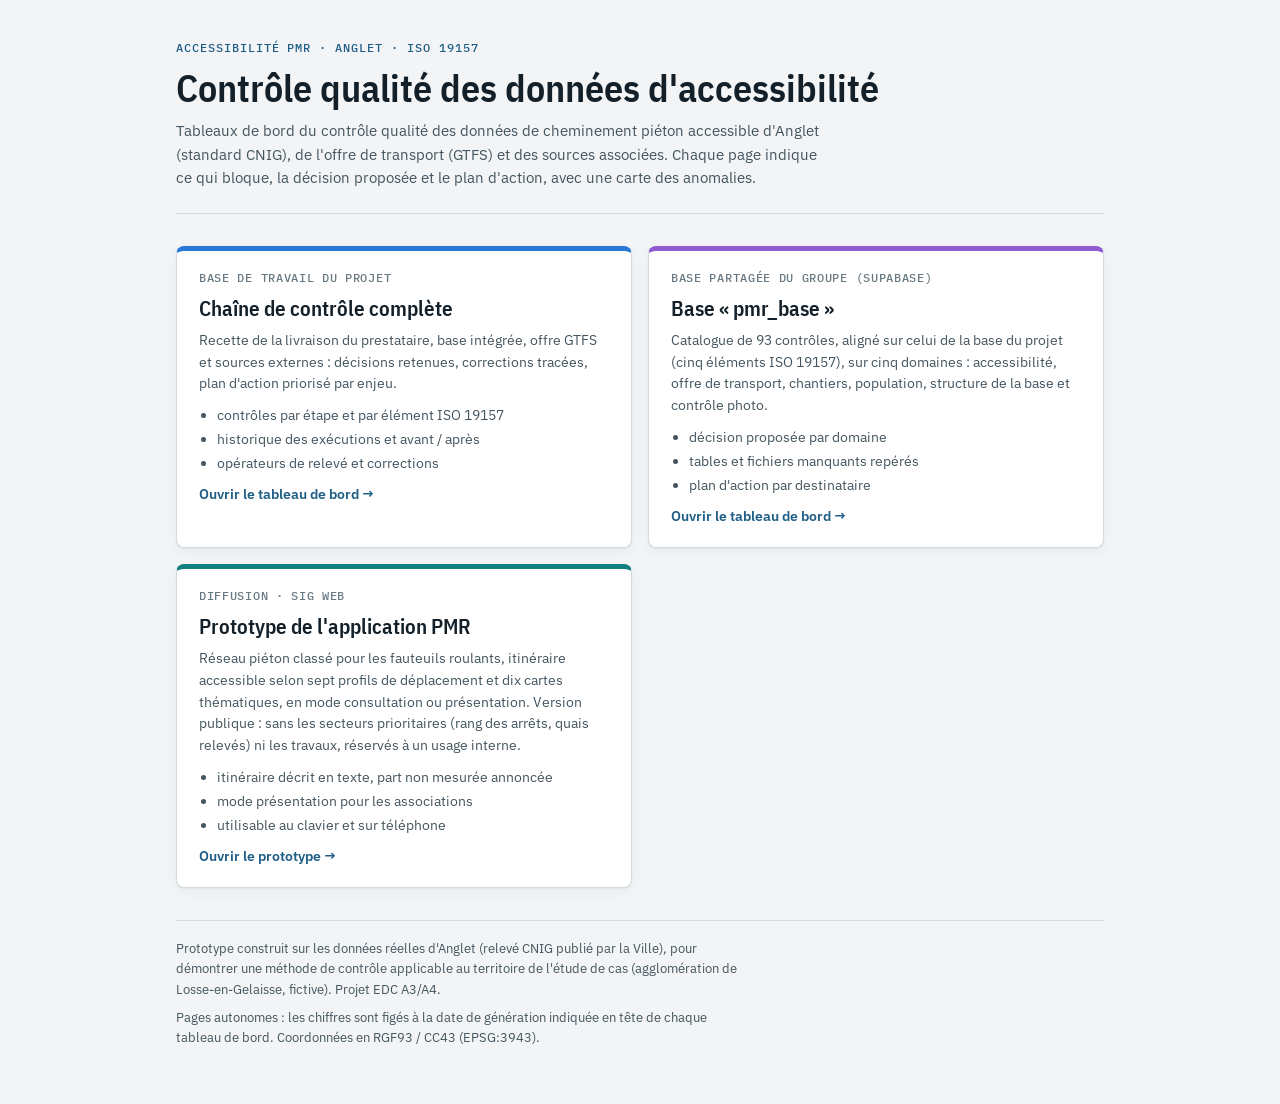
<file: index.html>
<!doctype html>
<html lang="fr">
<head>
<meta charset="utf-8">
<meta name="viewport" content="width=device-width, initial-scale=1, viewport-fit=cover">
<title>Contrôle qualité PMR Anglet</title>
<meta name="description" content="Tableaux de bord du contrôle qualité ISO 19157 des données d'accessibilité PMR d'Anglet (projet EDC A3/A4).">
<link rel="preconnect" href="https://fonts.googleapis.com">
<link rel="preconnect" href="https://fonts.gstatic.com" crossorigin>
<link rel="stylesheet" href="https://fonts.googleapis.com/css2?family=IBM+Plex+Mono:wght@500&family=IBM+Plex+Sans+Condensed:wght@600&family=IBM+Plex+Sans:wght@400;500;600&display=swap">
<style>
/* mêmes jetons que les tableaux de bord (modèle v3) */
:root {
  --bg: #f2f4f5; --surface: #ffffff; --ink: #132029; --ink-2: #44555f; --muted: #687983; --line: #d4dbe0;
  --accent: #1d5d86; --accent-soft: #dce8f0; --cat-1: #2a78d6; --cat-3: #12807e; --cat-5: #8e5bd0;
  --f-display: "IBM Plex Sans Condensed", "Arial Narrow", "Segoe UI", sans-serif;
  --f-body: "IBM Plex Sans", "Segoe UI", system-ui, sans-serif;
  --f-mono: "IBM Plex Mono", Consolas, "Courier New", monospace;
}
@media (prefers-color-scheme: dark) {
  :root:not([data-theme="light"]) {
    --bg: #0e1418; --surface: #151d22; --ink: #e2e9ed; --ink-2: #b3c0c8; --muted: #8b9aa4; --line: #2a363f;
    --accent: #6fb0dc; --accent-soft: #1c3343; --cat-1: #3987e5; --cat-3: #45b9b4; --cat-5: #a07ae6; color-scheme: dark;
  }
}
:root[data-theme="dark"] {
  --bg: #0e1418; --surface: #151d22; --ink: #e2e9ed; --ink-2: #b3c0c8; --muted: #8b9aa4; --line: #2a363f;
  --accent: #6fb0dc; --accent-soft: #1c3343; --cat-1: #3987e5; --cat-3: #45b9b4; --cat-5: #a07ae6; color-scheme: dark;
}
* { box-sizing: border-box; }
body { margin: 0; background: var(--bg); color: var(--ink); font: 400 15px/1.55 var(--f-body); }
.page { max-width: 960px; margin: 0 auto; padding: 40px 16px 56px; display: grid; gap: 32px; }
header { display: grid; gap: 10px; border-bottom: 1px solid var(--line); padding-bottom: 24px; }
.eyebrow { font: 500 12px/1.3 var(--f-mono); letter-spacing: 0.08em; text-transform: uppercase; color: var(--accent); }
h1, h2 { font-family: var(--f-display); font-weight: 600; line-height: 1.15; margin: 0; text-wrap: balance; }
h1 { font-size: clamp(28px, 5vw, 38px); }
h2 { font-size: 21px; }
p { margin: 0; max-width: 72ch; }
.lead { color: var(--ink-2); }
.cartes { display: grid; grid-template-columns: repeat(auto-fit, minmax(min(100%, 380px), 1fr)); gap: 16px; }
a.carte { display: grid; gap: 10px; align-content: start; padding: 20px 22px; background: var(--surface); color: inherit; text-decoration: none;
  border: 1px solid var(--line); border-top: 5px solid var(--c); border-radius: 8px;
  box-shadow: 0 1px 2px rgb(16 32 41 / 0.05), 0 4px 14px rgb(16 32 41 / 0.04); transition: border-color .15s, transform .15s; }
a.carte:hover, a.carte:focus-visible { border-color: var(--accent); border-top-color: var(--c); transform: translateY(-2px); outline: none; }
.carte .k { font: 500 11.5px/1.3 var(--f-mono); letter-spacing: 0.06em; text-transform: uppercase; color: var(--muted); }
.carte p { font-size: 14px; color: var(--ink-2); }
.carte ul { margin: 0; padding-left: 18px; font-size: 13.5px; color: var(--ink-2); display: grid; gap: 3px; }
.carte .go { font-weight: 600; color: var(--accent); font-size: 14px; }
.mono { font-family: var(--f-mono); font-size: 0.9em; }
footer { border-top: 1px solid var(--line); padding-top: 18px; display: grid; gap: 8px; font-size: 13px; color: var(--ink-2); }
@media (prefers-reduced-motion: reduce) { a.carte { transition: none; } }
</style>
</head>
<body>
<div class="page">
  <header>
    <div class="eyebrow">Accessibilité PMR · Anglet · ISO 19157</div>
    <h1>Contrôle qualité des données d'accessibilité</h1>
    <p class="lead">Tableaux de bord du contrôle qualité des données de cheminement piéton accessible d'Anglet (standard CNIG), de l'offre de transport (GTFS) et des sources associées. Chaque page indique ce qui bloque, la décision proposée et le plan d'action, avec une carte des anomalies.</p>
  </header>

  <section class="cartes" aria-label="Tableaux de bord et prototype">
    <a class="carte" href="tableau_bord_qualite_v3.html" style="--c: var(--cat-1)">
      <span class="k">Base de travail du projet</span>
      <h2>Chaîne de contrôle complète</h2>
      <p>Recette de la livraison du prestataire, base intégrée, offre GTFS et sources externes : décisions retenues, corrections tracées, plan d'action priorisé par enjeu.</p>
      <ul><li>contrôles par étape et par élément ISO 19157</li><li>historique des exécutions et avant / après</li><li>opérateurs de relevé et corrections</li></ul>
      <span class="go">Ouvrir le tableau de bord →</span>
    </a>
    <a class="carte" href="tableau_bord_qualite_supabase.html" style="--c: var(--cat-5)">
      <span class="k">Base partagée du groupe (Supabase)</span>
      <h2>Base « pmr_base »</h2>
      <p>Catalogue de 93 contrôles, aligné sur celui de la base du projet (cinq éléments ISO 19157), sur cinq domaines : accessibilité, offre de transport, chantiers, population, structure de la base et contrôle photo.</p>
      <ul><li>décision proposée par domaine</li><li>tables et fichiers manquants repérés</li><li>plan d'action par destinataire</li></ul>
      <span class="go">Ouvrir le tableau de bord →</span>
    </a>
    <a class="carte" href="prototype/" style="--c: var(--cat-3)">
      <span class="k">Diffusion · SIG web</span>
      <h2>Prototype de l'application PMR</h2>
      <p>Réseau piéton classé pour les fauteuils roulants, itinéraire accessible selon sept profils de déplacement et dix cartes thématiques, en mode consultation ou présentation. Version publique : sans les secteurs prioritaires (rang des arrêts, quais relevés) ni les travaux, réservés à un usage interne.</p>
      <ul><li>itinéraire décrit en texte, part non mesurée annoncée</li><li>mode présentation pour les associations</li><li>utilisable au clavier et sur téléphone</li></ul>
      <span class="go">Ouvrir le prototype →</span>
    </a>
  </section>

  <footer>
    <p>Prototype construit sur les données réelles d'Anglet (relevé CNIG publié par la Ville), pour démontrer une méthode de contrôle applicable au territoire de l'étude de cas (agglomération de Losse-en-Gelaisse, fictive). Projet EDC A3/A4.</p>
    <p>Pages autonomes : les chiffres sont figés à la date de génération indiquée en tête de chaque tableau de bord. Coordonnées en RGF93 / CC43 (EPSG:3943).</p>
  </footer>
</div>
</body>
</html>
</file>
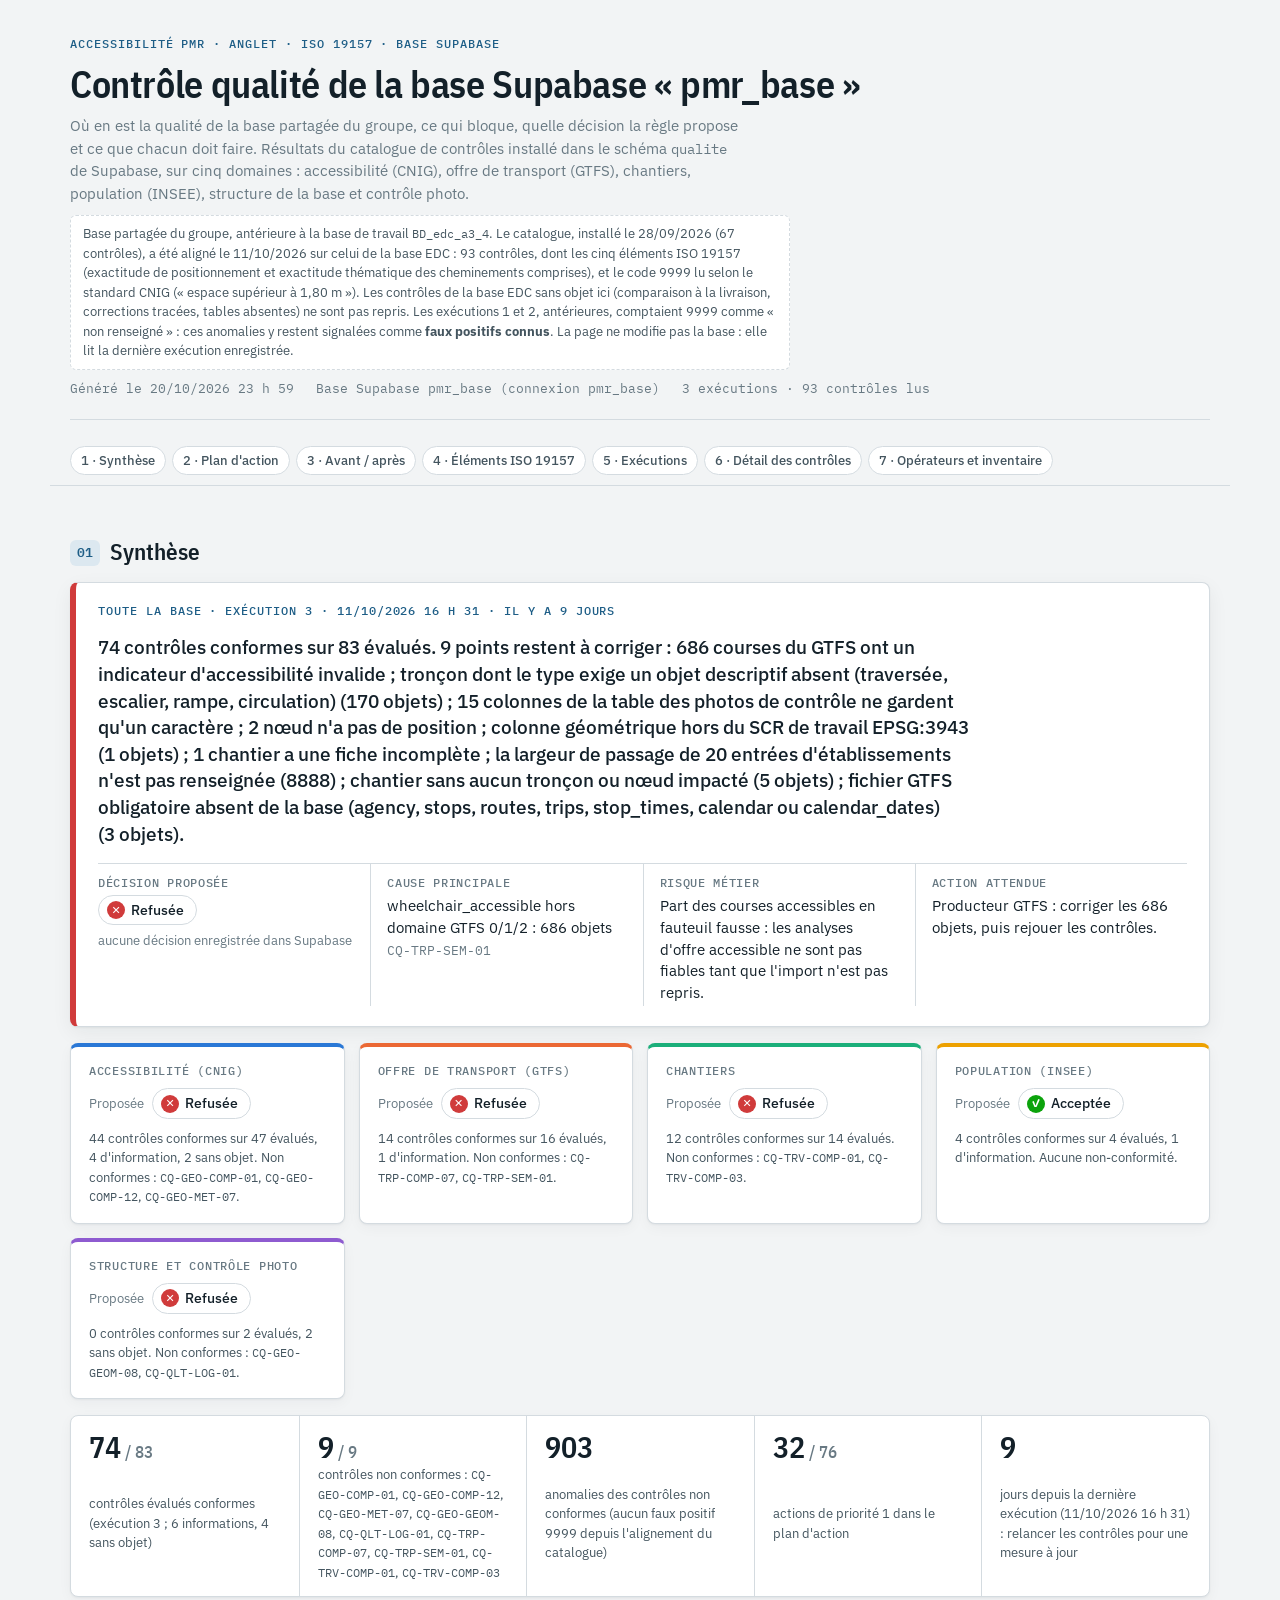
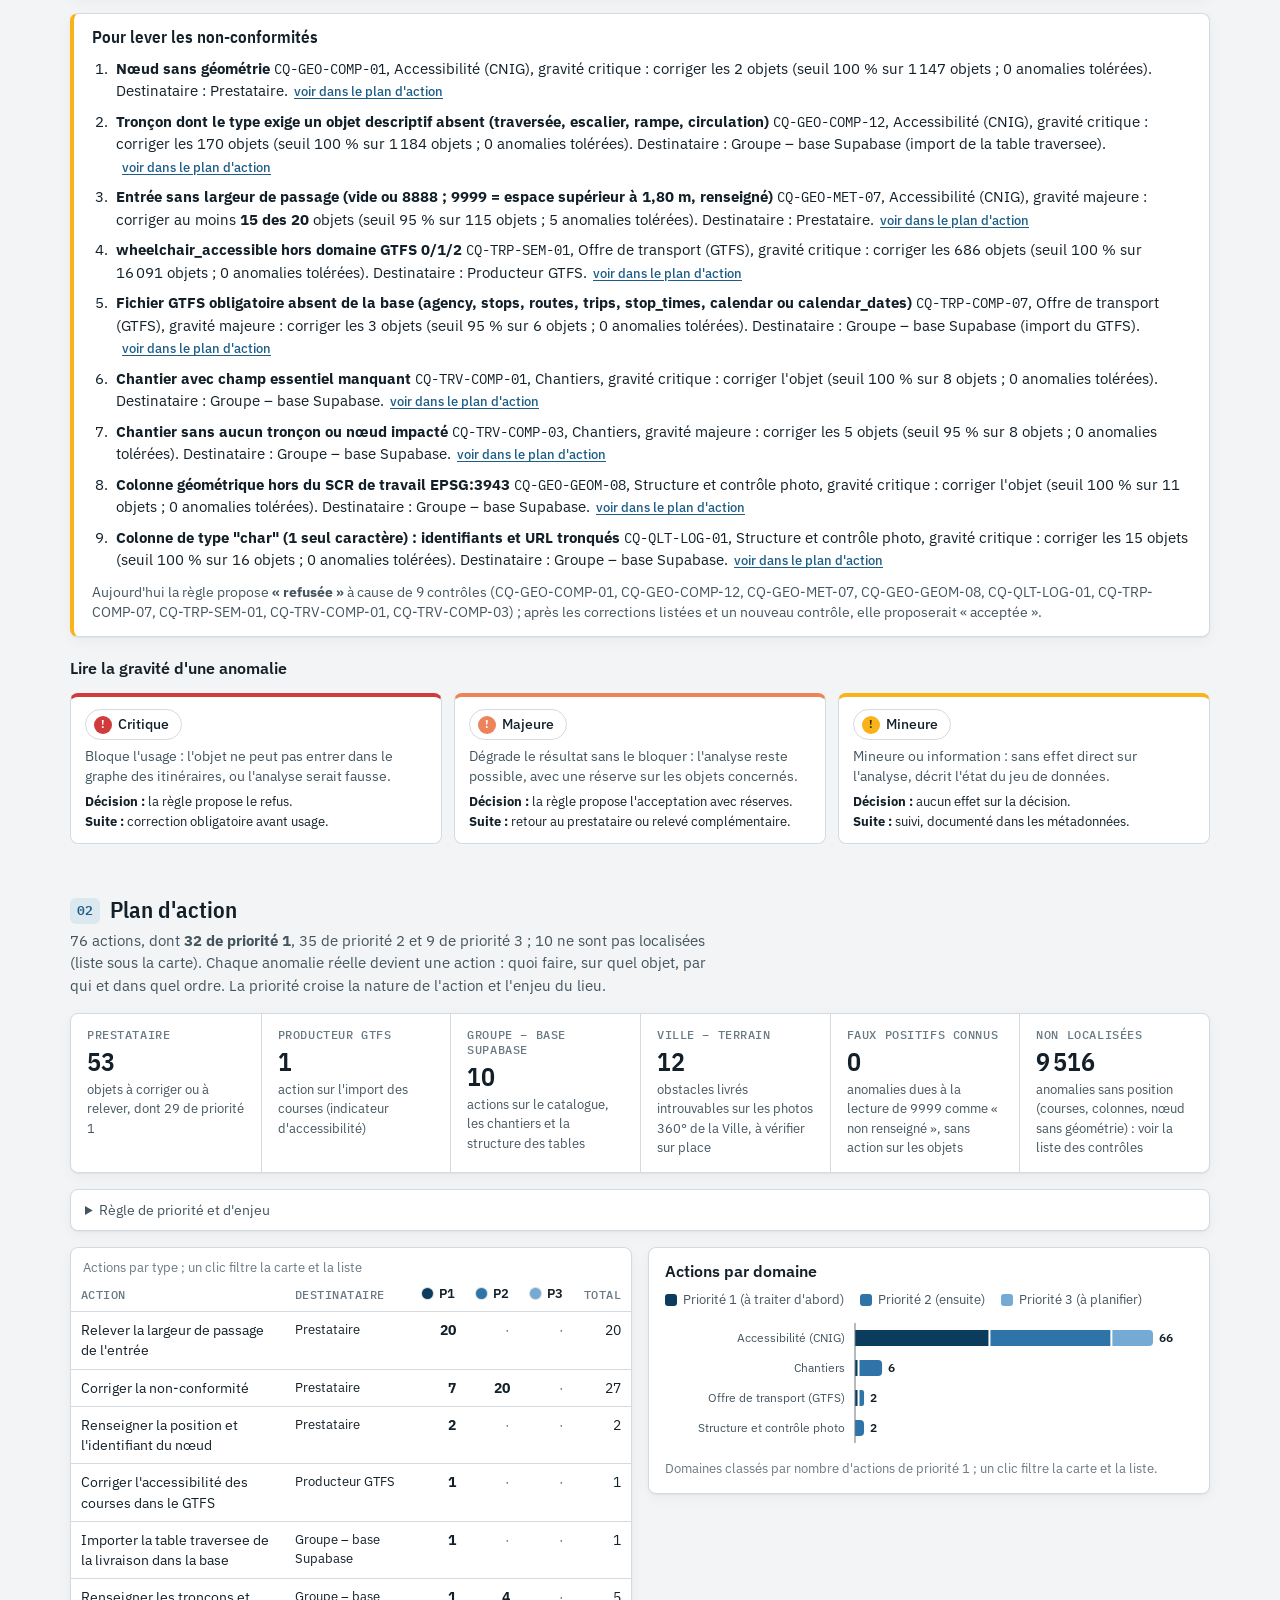
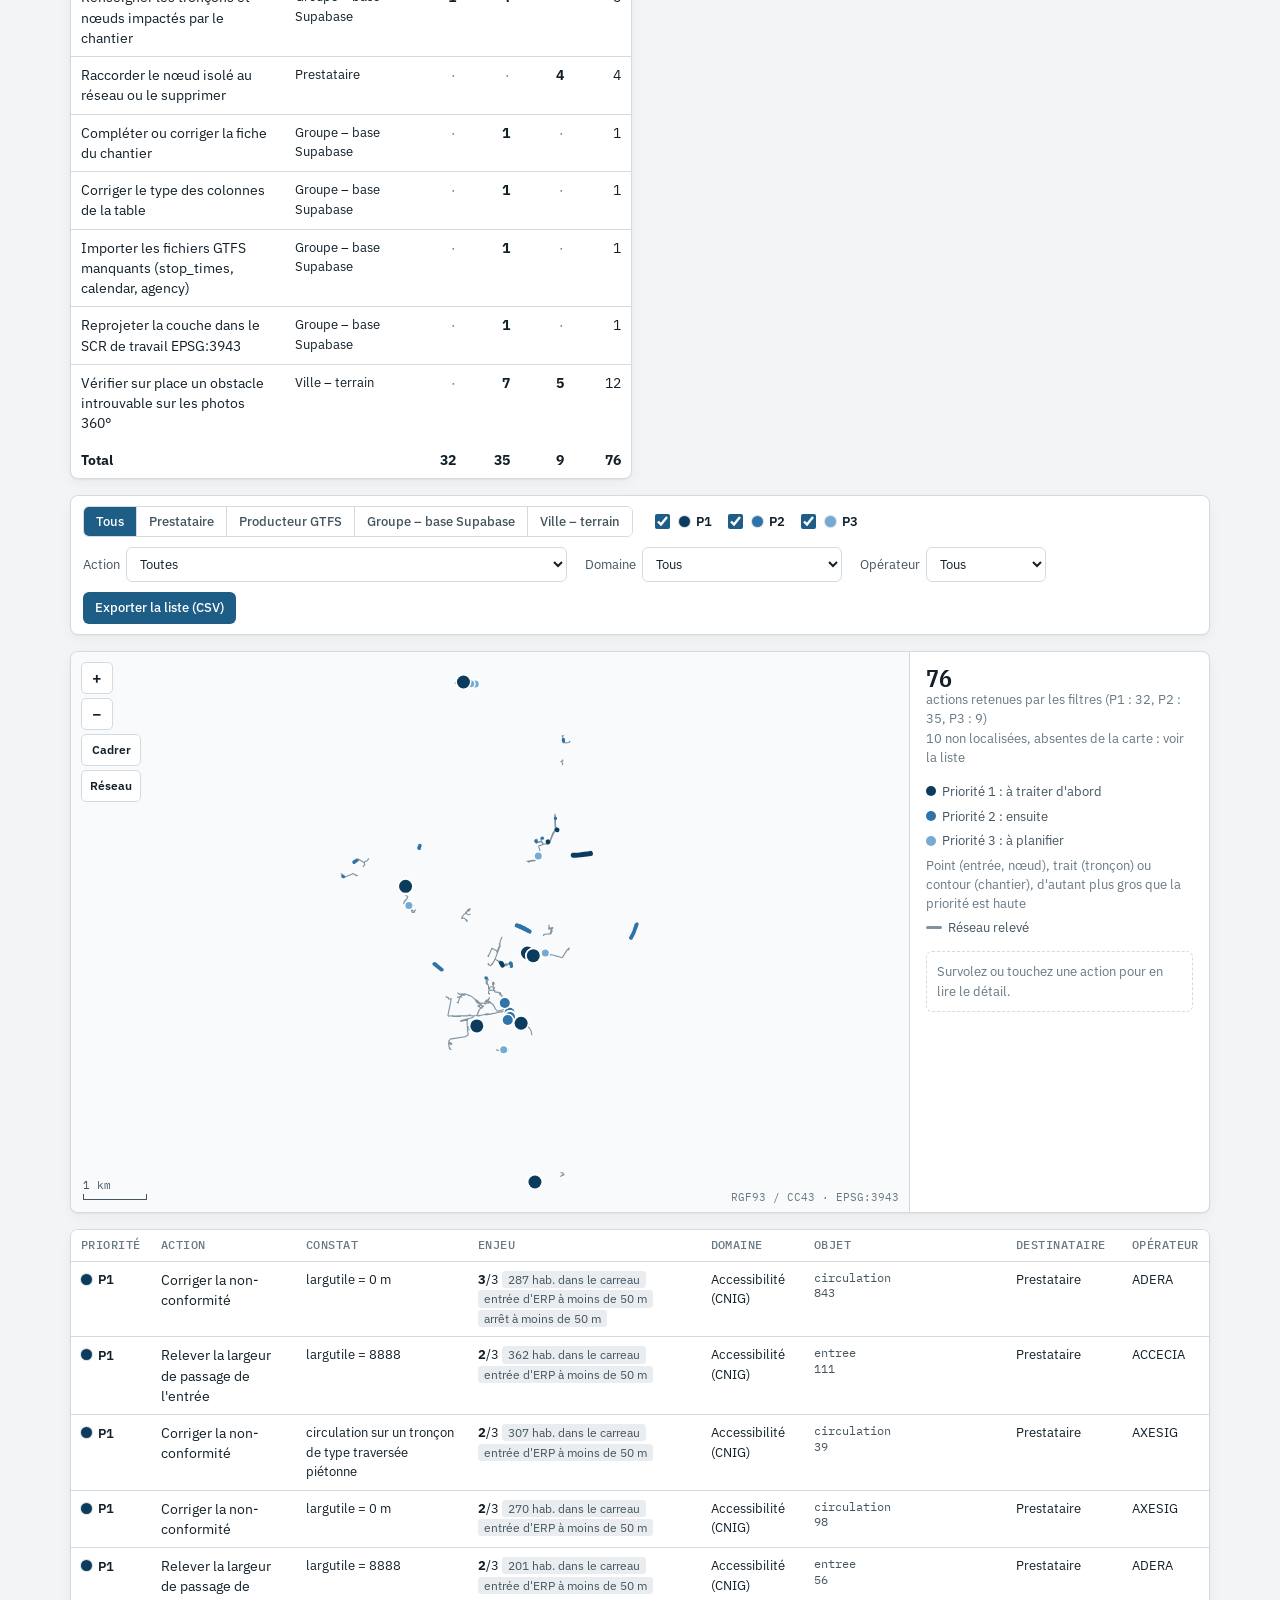
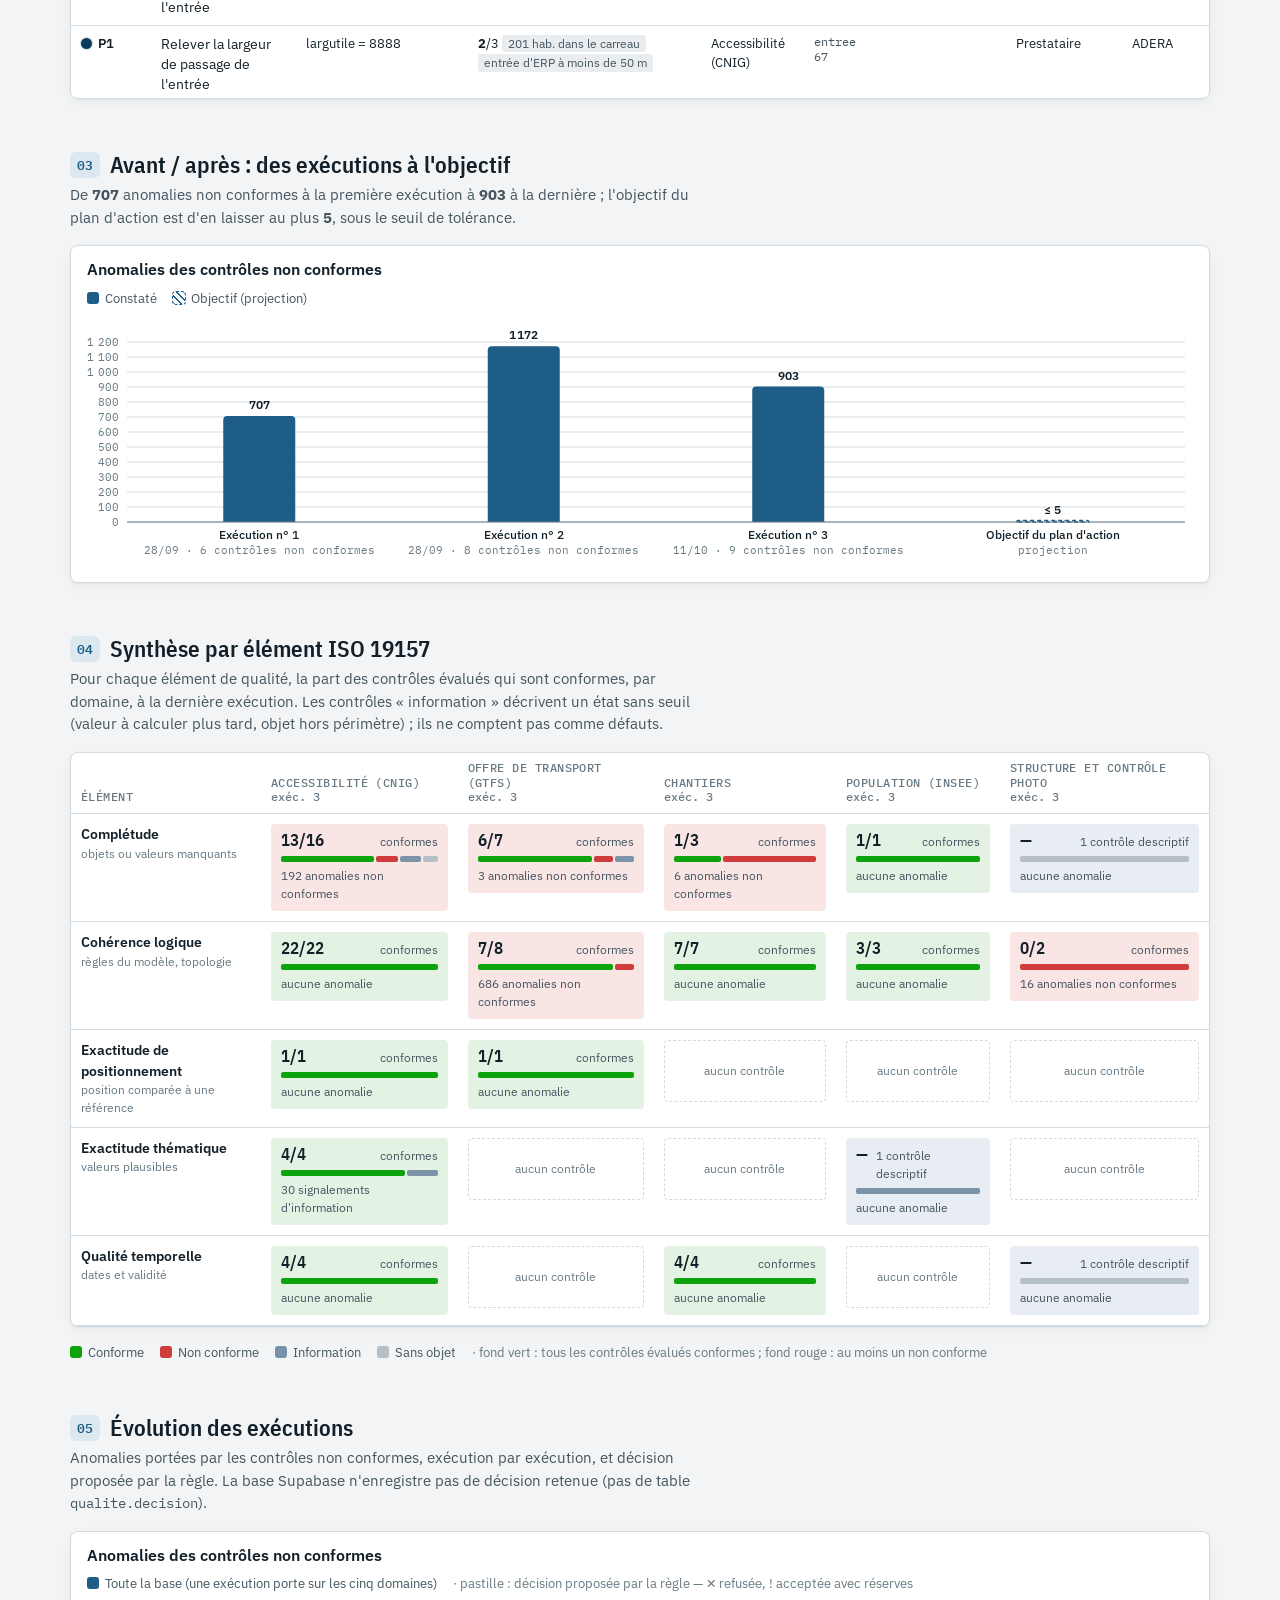
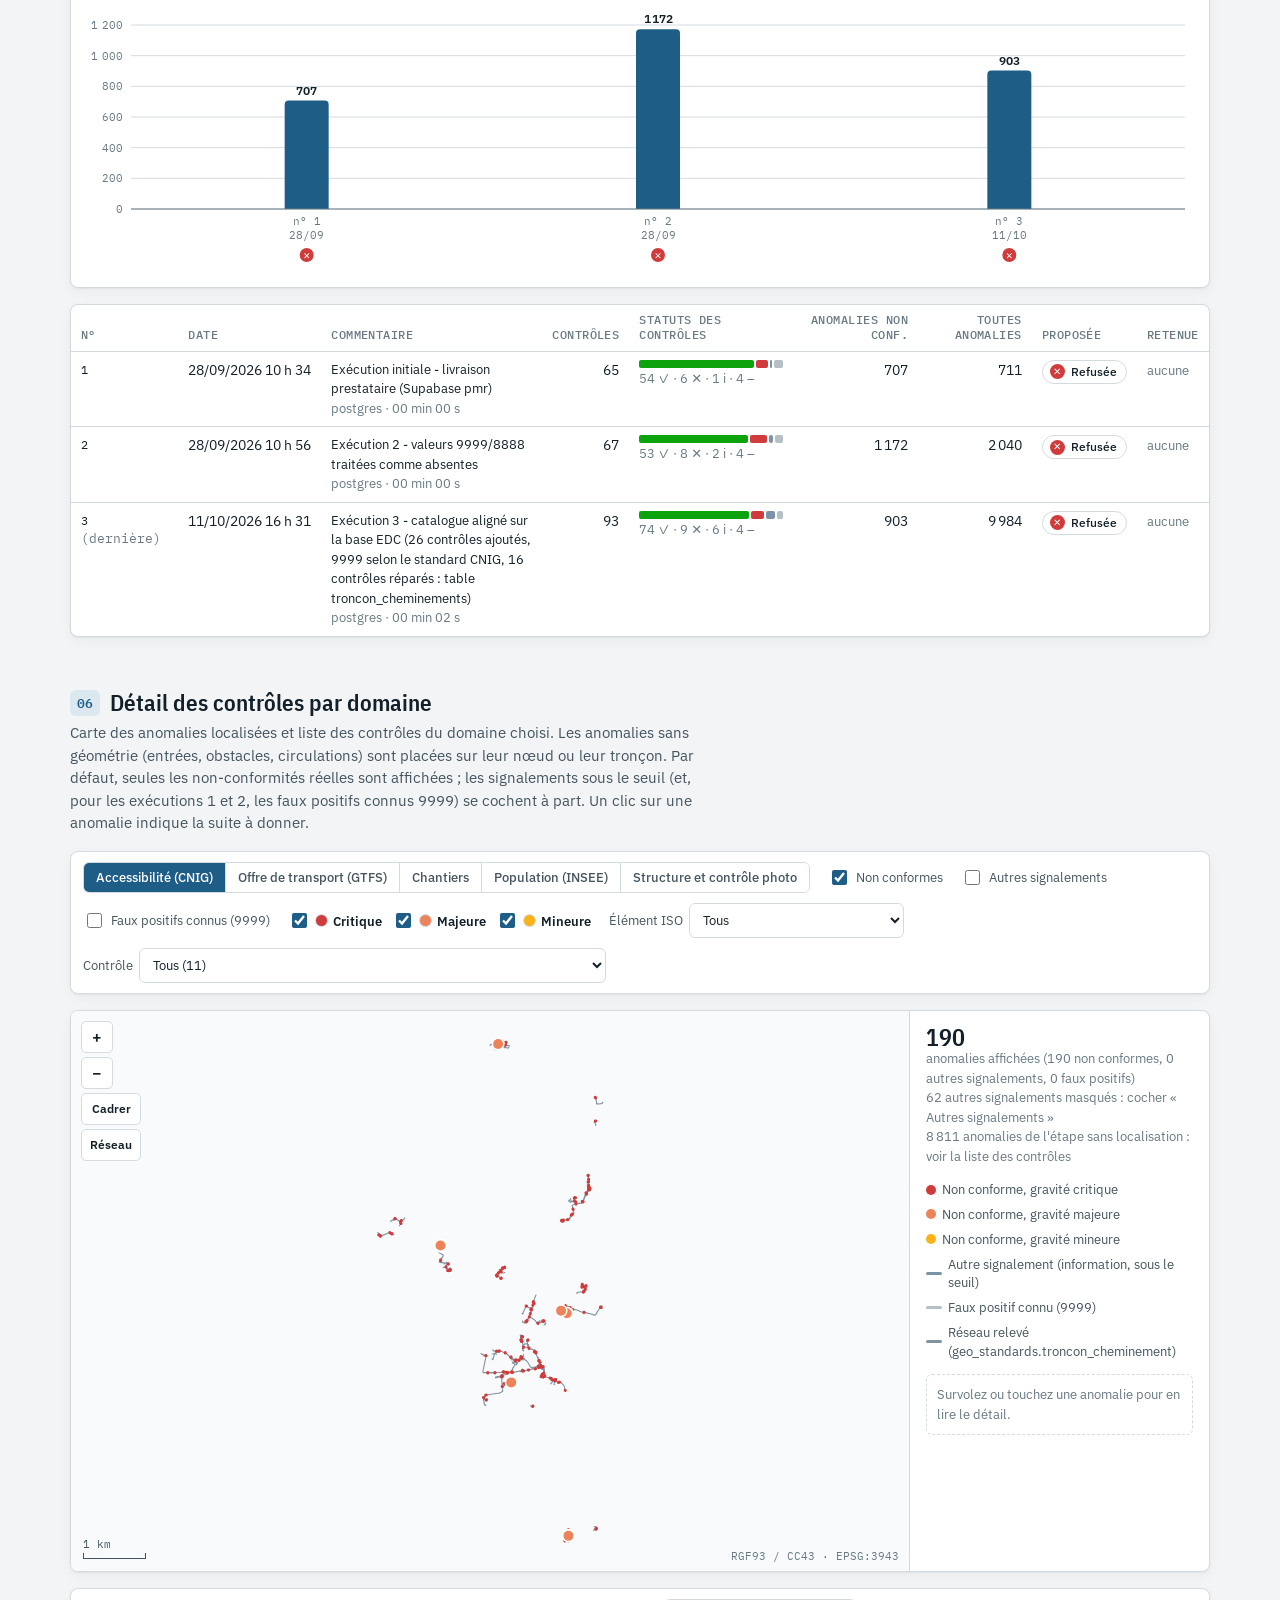
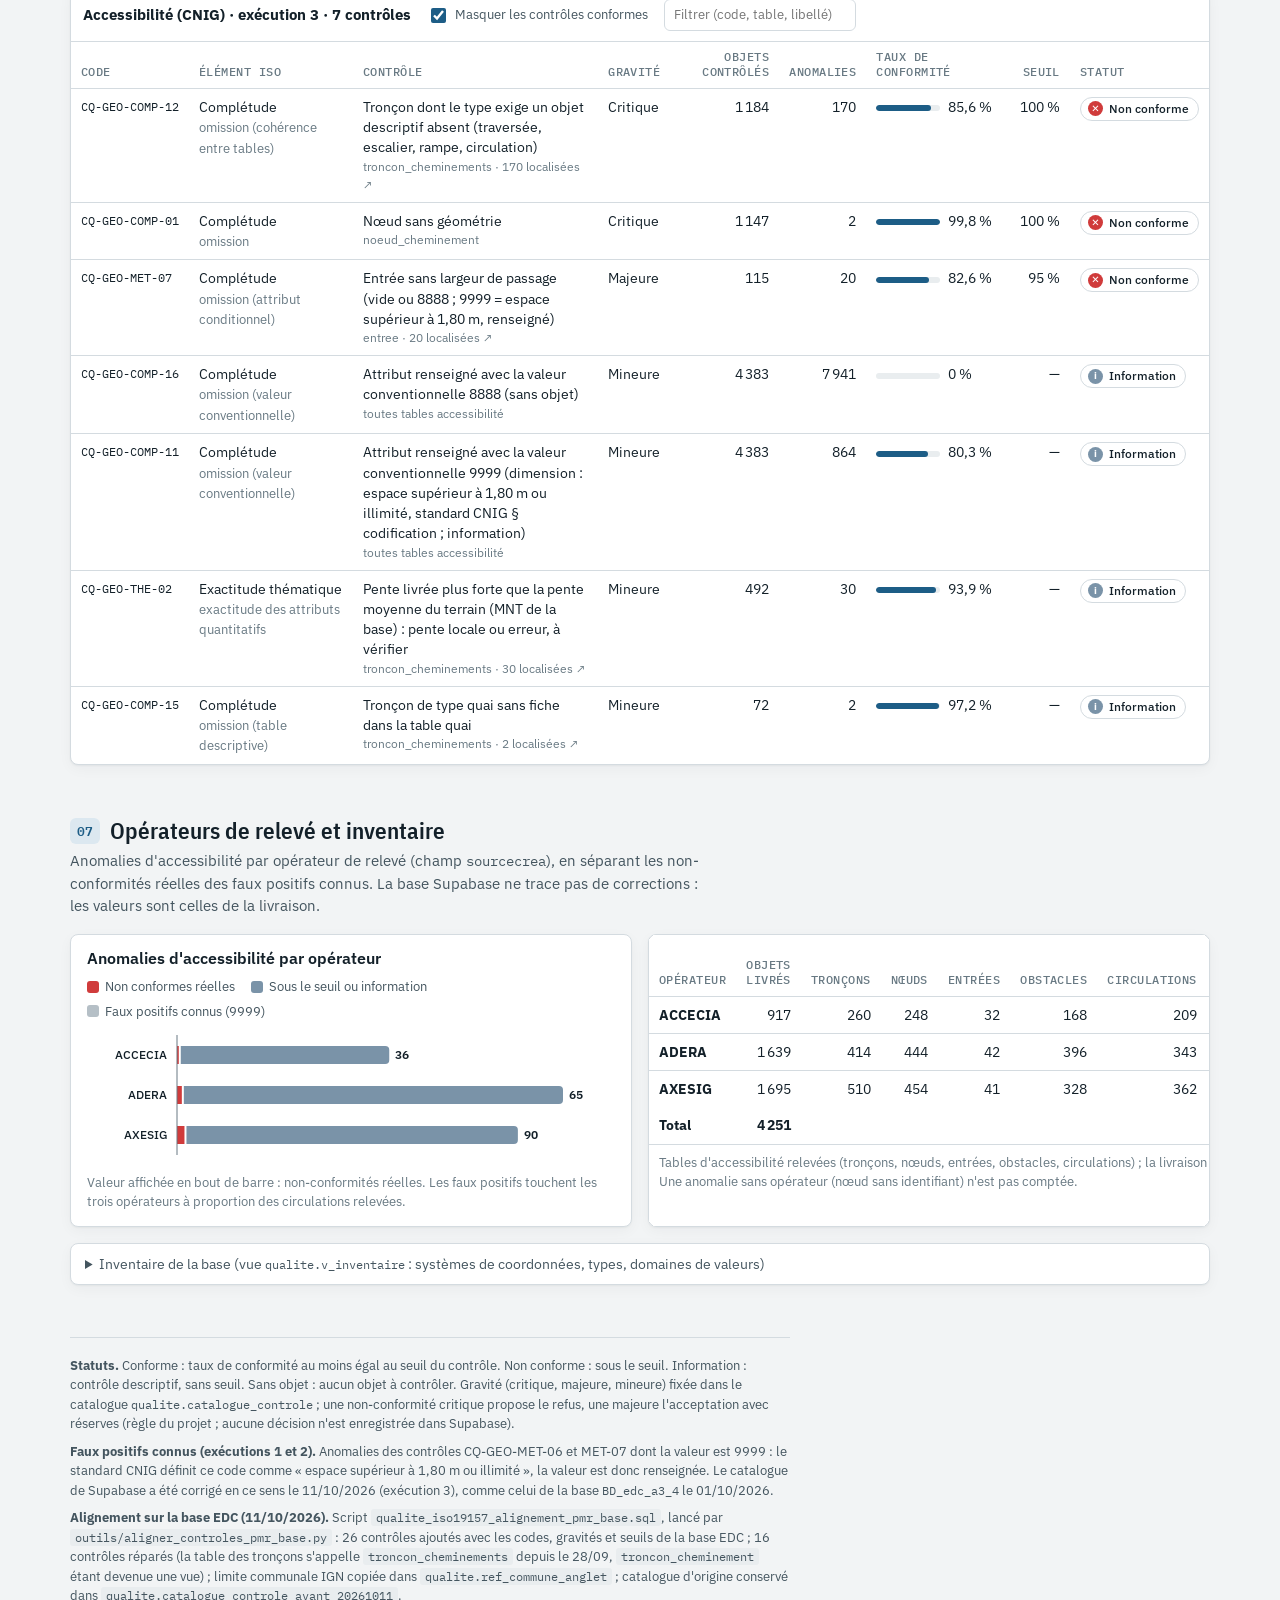
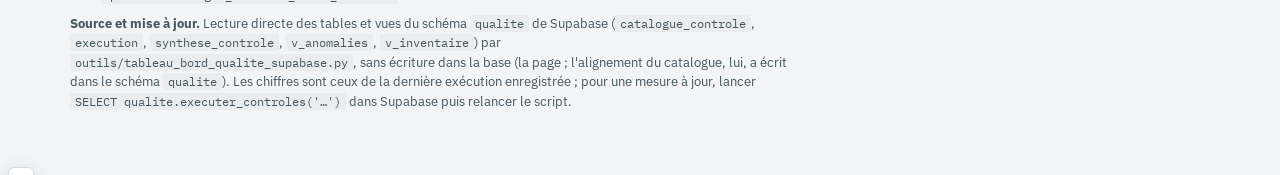
<file: tableau_bord_qualite_supabase.html>
<!doctype html>
<html lang="fr">
<head>
<meta charset="utf-8">
<meta name="viewport" content="width=device-width, initial-scale=1, viewport-fit=cover">
</head>
<body>
<title>Contrôle qualité Supabase PMR</title>
<link rel="preconnect" href="https://fonts.googleapis.com">
<link rel="preconnect" href="https://fonts.gstatic.com" crossorigin>
<link rel="stylesheet" href="https://fonts.googleapis.com/css2?family=IBM+Plex+Mono:wght@400;500&family=IBM+Plex+Sans+Condensed:wght@500;600&family=IBM+Plex+Sans:ital,wght@0,400;0,500;0,600;1,400&display=swap">
<style>
/* Mise en page : bandeau de verdict, puis synthèse ISO → évolution des exécutions →
   détail par étape (carte + contrôles) → corrections et opérateurs ; une colonne de 1180 px au plus. */
:root {
  --bg: #f2f4f5;
  --surface: #ffffff;
  --surface-2: #e9edef;
  --ink: #132029;
  --ink-2: #44555f;
  --muted: #687983;
  --line: #d4dbe0;
  --accent: #1d5d86;
  --accent-soft: #dce8f0;
  --good: #0ca30c;
  --warning: #fab219;
  --serious: #ec835a;
  --critical: #d03b3b;
  --info: #7a93a8;
  --na: #b5bfc6;
  --good-bg: #e4f2e4;
  --critical-bg: #f9e5e4;
  --warning-bg: #fbf0d6;
  --info-bg: #e7edf2;
  --map-bg: #f8fafb;
  --map-ilot: #c3ced6;
  --map-ilot-txt: #8796a1;
  --map-releve: #8193a0;
  --map-liaison: #d3dbe1;
  --cat-1: #2a78d6;
  --cat-2: #eb6834;
  --cat-3: #1baf7a;
  --cat-4: #eda100;
  --cat-5: #8e5bd0;
  /* priorité du plan d'action : rampe séquentielle (P1 la plus marquée) ; les couleurs d'état restent réservées à la gravité */
  --p1: #0b3c5d;
  --p2: #2f74a8;
  --p3: #74aad3;
  --f-display: "IBM Plex Sans Condensed", "Arial Narrow", "Segoe UI", sans-serif;
  --f-body: "IBM Plex Sans", "Segoe UI", system-ui, sans-serif;
  --f-mono: "IBM Plex Mono", Consolas, "Courier New", monospace;
}
@media (prefers-color-scheme: dark) {
  :root:not([data-theme="light"]) {
    --bg: #0e1418; --surface: #151d22; --surface-2: #1c262d; --ink: #e2e9ed; --ink-2: #b3c0c8; --muted: #8b9aa4;
    --line: #2a363f; --accent: #6fb0dc; --accent-soft: #1c3343;
    --info: #8aa6bc; --na: #55626b; --good-bg: #14301a; --critical-bg: #3a1b1b; --warning-bg: #3a2e12; --info-bg: #1d2a33;
    --map-bg: #11181d; --map-ilot: #3b4954; --map-ilot-txt: #6f808c; --map-releve: #7d8f9c; --map-liaison: #2a363f;
    --cat-1: #3987e5; --cat-2: #d95926; --cat-3: #199e70; --cat-4: #c98500; --cat-5: #a07ae6;
    --p1: #d6ebfa; --p2: #7fb6de; --p3: #3f6f93;
    color-scheme: dark;
  }
}
:root[data-theme="dark"] {
  --bg: #0e1418; --surface: #151d22; --surface-2: #1c262d; --ink: #e2e9ed; --ink-2: #b3c0c8; --muted: #8b9aa4;
  --line: #2a363f; --accent: #6fb0dc; --accent-soft: #1c3343;
  --info: #8aa6bc; --na: #55626b; --good-bg: #14301a; --critical-bg: #3a1b1b; --warning-bg: #3a2e12; --info-bg: #1d2a33;
  --map-bg: #11181d; --map-ilot: #3b4954; --map-ilot-txt: #6f808c; --map-releve: #7d8f9c; --map-liaison: #2a363f;
  --cat-1: #3987e5; --cat-2: #d95926; --cat-3: #199e70; --cat-4: #c98500; --cat-5: #a07ae6;
  --p1: #d6ebfa; --p2: #7fb6de; --p3: #3f6f93;
  color-scheme: dark;
}

* { box-sizing: border-box; }
body { background: var(--bg); color: var(--ink); font: 400 15px/1.5 var(--f-body); }
.page { max-width: 1180px; margin: 0 auto; padding-inline: 20px; padding-block: 28px 56px; display: grid; gap: 52px; }
/* v3 : cartes plus douces, sections numérotées, navigation, bandeau de synthèse */
.vcard, .kpis, .iso, .chart, .tbl, .mapwrap, details, .lever, .filters { border-radius: 8px !important; box-shadow: 0 1px 2px rgb(16 32 41 / 0.05), 0 4px 14px rgb(16 32 41 / 0.04); }
section { scroll-margin-top: 64px; }
.no { display: inline-grid; place-items: center; min-width: 30px; height: 26px; padding: 0 6px; margin-right: 10px; border-radius: 6px; background: var(--accent-soft); color: var(--accent); font: 600 13px/1 var(--f-mono); vertical-align: 3px; }
.terr { font-size: 13px; color: var(--ink-2); background: var(--surface); border: 1px dashed var(--line); border-radius: 6px; padding: 8px 12px; max-width: 90ch; }
.nav { position: sticky; top: 0; z-index: 8; margin: -36px -20px 0; padding: 10px 20px; background: color-mix(in srgb, var(--bg) 88%, transparent); backdrop-filter: blur(6px); border-bottom: 1px solid var(--line); display: flex; flex-wrap: wrap; gap: 6px; }
.nav a { font: 500 12.5px/1.2 var(--f-body); color: var(--ink-2); text-decoration: none; padding: 6px 10px; border-radius: 999px; border: 1px solid var(--line); background: var(--surface); white-space: nowrap; }
.nav a:hover, .nav a:focus-visible { color: var(--accent); border-color: var(--accent); outline: none; }
.hero { background: var(--surface); border: 1px solid var(--line); border-left: 6px solid var(--warning); border-radius: 8px; padding: 20px 22px; display: grid; gap: 16px; box-shadow: 0 1px 2px rgb(16 32 41 / 0.05), 0 6px 20px rgb(16 32 41 / 0.06); }
.hero.ok { border-left-color: var(--good); }
.hero.ko { border-left-color: var(--critical); }
.hero .phrase { font: 500 19px/1.4 var(--f-body); max-width: 80ch; text-wrap: pretty; }
.hero .cols { display: grid; grid-template-columns: repeat(auto-fit, minmax(220px, 1fr)); gap: 0; border-top: 1px solid var(--line); }
.hero .col { padding: 12px 16px 2px 0; display: grid; gap: 4px; align-content: start; }
.hero .col + .col { padding-left: 16px; border-left: 1px solid var(--line); }
.hero .lbl { font: 500 11.5px/1.3 var(--f-mono); letter-spacing: 0.06em; text-transform: uppercase; color: var(--muted); }
.hero .val { font-size: 14.5px; }
.lecture { display: grid; grid-template-columns: repeat(auto-fit, minmax(240px, 1fr)); gap: 12px; }
.lecture > div { background: var(--surface); border: 1px solid var(--line); border-top: 4px solid var(--c); border-radius: 8px; padding: 12px 14px; display: grid; gap: 6px; align-content: start; }
.lecture h3 { display: flex; align-items: center; gap: 8px; font-size: 15px; }
.lecture p { font-size: 13.5px; color: var(--ink-2); }
.lecture .act { font-size: 13px; color: var(--ink); }
.acteurs { display: grid; grid-template-columns: repeat(auto-fit, minmax(170px, 1fr)); gap: 0; background: var(--surface); border: 1px solid var(--line); border-radius: 8px; box-shadow: 0 1px 2px rgb(16 32 41 / 0.05), 0 4px 14px rgb(16 32 41 / 0.04); }
.acteurs > div { padding: 14px 16px; display: grid; gap: 4px; border-left: 1px solid var(--line); align-content: start; }
.acteurs > div:first-child { border-left: 0; }
.acteurs .v { font: 600 26px/1.1 var(--f-display); font-variant-numeric: tabular-nums; }
.acteurs .l { font-size: 13px; color: var(--ink-2); }
.acteurs .q { font: 500 11.5px/1.3 var(--f-mono); letter-spacing: 0.05em; text-transform: uppercase; color: var(--muted); }
.gchips { display: inline-flex; gap: 10px; flex-wrap: wrap; }
.vcard details.just { border: 0; box-shadow: none !important; background: transparent; }
.vcard details.just summary { padding: 0; font-size: 13px; color: var(--accent); }
.vcard details.just[open] summary { border-bottom: 0; margin-bottom: 6px; }
.avap { display: grid; grid-template-columns: minmax(180px, 240px) minmax(0, 1fr); gap: 18px; align-items: stretch; }
.avap .avant { border-right: 1px solid var(--line); padding-right: 18px; display: grid; gap: 6px; align-content: center; }
.avap .avant .v { font: 600 34px/1 var(--f-display); color: var(--muted); font-variant-numeric: tabular-nums; }
@media (max-width: 700px) { .avap { grid-template-columns: 1fr; } .avap .avant { border-right: 0; border-bottom: 1px solid var(--line); padding: 0 0 12px; } }
.suite { border-radius: 6px; background: var(--surface-2); padding: 8px 10px; font-size: 13px; display: grid; gap: 4px; }
h1, h2, h3 { font-family: var(--f-display); font-weight: 600; line-height: 1.15; margin: 0; text-wrap: balance; }
h1 { font-size: clamp(28px, 4vw, 38px); letter-spacing: -0.01em; }
h2 { font-size: 23px; }
h3 { font-size: 16px; font-family: var(--f-body); }
p { margin: 0; }
.eyebrow { font: 500 12px/1.3 var(--f-mono); letter-spacing: 0.08em; text-transform: uppercase; color: var(--accent); }
.muted { color: var(--muted); }
.small { font-size: 13px; }
.mono { font-family: var(--f-mono); font-size: 0.92em; }
.num { font-variant-numeric: tabular-nums; }
section { display: grid; gap: 16px; min-width: 0; }
.section-head { display: grid; gap: 6px; max-width: 72ch; }
.section-head p { color: var(--ink-2); }

/* en-tête */
header.top { display: grid; gap: 10px; border-bottom: 1px solid var(--line); padding-bottom: 22px; }
.meta { display: flex; flex-wrap: wrap; gap: 6px 22px; font: 400 12.5px/1.4 var(--f-mono); color: var(--muted); }

/* verdict */
.verdict { display: grid; grid-template-columns: repeat(auto-fit, minmax(260px, 1fr)); gap: 14px; }
.vcard { background: var(--surface); border: 1px solid var(--line); border-radius: 6px; padding: 16px 18px; display: grid; gap: 10px; align-content: start; min-width: 0; }
.vcard .k { font: 500 12px/1.3 var(--f-mono); letter-spacing: 0.06em; text-transform: uppercase; color: var(--muted); }
.vcard .flow { display: flex; flex-wrap: wrap; align-items: center; gap: 6px 8px; }
.vcard .arrow { color: var(--muted); }
.vcard .note { font-size: 13px; color: var(--ink-2); }
.kpis { display: grid; grid-template-columns: repeat(auto-fit, minmax(170px, 1fr)); gap: 0; background: var(--surface); border: 1px solid var(--line); border-radius: 6px; }
.kpi { padding: 14px 18px; display: grid; gap: 2px; border-left: 1px solid var(--line); min-width: 0; }
.kpi:first-child { border-left: 0; }
.kpi .v { font: 600 30px/1.1 var(--f-display); font-variant-numeric: tabular-nums; }
.kpi .v small { font-size: 17px; color: var(--muted); font-weight: 500; }
.kpi .l { font-size: 13px; color: var(--ink-2); }

/* pastilles d'état */
.pill { display: inline-flex; align-items: center; gap: 6px; padding: 2px 9px 2px 7px; border-radius: 999px; border: 1px solid var(--line); background: var(--surface); font: 500 12px/1.5 var(--f-body); white-space: nowrap; color: var(--ink); }
.pill i { width: 15px; height: 15px; border-radius: 50%; display: inline-grid; place-items: center; font: 700 10px/1 var(--f-body); font-style: normal; color: #fff; flex: none; }
.pill.lg { font-size: 13.5px; padding: 4px 12px 4px 8px; }
.pill.lg i { width: 18px; height: 18px; font-size: 11px; }
.i-good { background: var(--good); }
.i-critical { background: var(--critical); }
.i-warning { background: var(--warning); color: #3a2a00 !important; }
.i-serious { background: var(--serious); }
.i-info { background: var(--info); }
.i-na { background: var(--na); }

/* matrice ISO */
.scroll-x { overflow-x: auto; min-width: 0; }
table { border-collapse: collapse; width: 100%; font-size: 13.5px; }
th { text-align: left; font: 500 11.5px/1.3 var(--f-mono); letter-spacing: 0.04em; text-transform: uppercase; color: var(--muted); padding: 8px 10px; border-bottom: 1px solid var(--line); vertical-align: bottom; }
td { padding: 8px 10px; border-bottom: 1px solid var(--line); vertical-align: top; }
td.r, th.r { text-align: right; font-variant-numeric: tabular-nums; }
td.r { white-space: nowrap; }
.iso { background: var(--surface); border: 1px solid var(--line); border-radius: 6px; }
.iso table { min-width: 760px; }
.iso td { padding: 10px; }
.iso td.el { font-weight: 600; width: 190px; }
.iso td.el span { display: block; font-weight: 400; font-size: 12px; color: var(--muted); }
.cell { display: grid; gap: 5px; border-radius: 4px; padding: 8px 10px; background: var(--surface-2); min-height: 62px; }
.cell.ok { background: var(--good-bg); }
.cell.ko { background: var(--critical-bg); }
.cell.inf { background: var(--info-bg); }
.cell.vide { background: transparent; border: 1px dashed var(--line); color: var(--muted); font-size: 12px; place-content: center; text-align: center; }
.cell .t { display: flex; justify-content: space-between; gap: 8px; align-items: baseline; }
.cell .t b { font: 600 17px/1 var(--f-display); font-variant-numeric: tabular-nums; }
.cell .t span { font-size: 12px; color: var(--ink-2); }
.sbar { display: flex; height: 6px; gap: 2px; }
.sbar > div { height: 100%; border-radius: 2px; }
.cell .a { font-size: 12px; color: var(--ink-2); }
.legend { display: flex; flex-wrap: wrap; gap: 6px 16px; font-size: 12.5px; color: var(--ink-2); align-items: center; }
.legend span { display: inline-flex; align-items: center; gap: 6px; }
.sw { width: 12px; height: 12px; border-radius: 3px; display: inline-block; flex: none; }
.sw.ln { height: 3px; width: 16px; border-radius: 2px; }
.sw.pt { border-radius: 50%; width: 10px; height: 10px; box-shadow: 0 0 0 2px var(--surface); }

/* graphiques */
.chart { background: var(--surface); border: 1px solid var(--line); border-radius: 6px; padding: 14px 16px; display: grid; gap: 10px; min-width: 0; position: relative; }
.chart svg { display: block; width: 100%; height: auto; overflow: visible; }
.chart svg text { fill: var(--ink-2); font: 400 12px var(--f-body); }
.chart svg .ax { fill: var(--muted); font: 400 11px var(--f-mono); }
.chart svg .val { fill: var(--ink); font: 600 12px var(--f-body); font-variant-numeric: tabular-nums; }
.chart svg .grid { stroke: var(--line); stroke-width: 1; }
.chart svg .base { stroke: var(--muted); stroke-width: 1; }
.chart svg .hit { fill: transparent; cursor: default; }
.chart svg .hit:hover + .bar, .chart svg .bar.on { opacity: 0.8; }
.two { display: grid; grid-template-columns: repeat(auto-fit, minmax(min(100%, 460px), 1fr)); gap: 16px; align-items: start; }
.tip { position: fixed; z-index: 20; pointer-events: none; background: var(--surface); color: var(--ink); border: 1px solid var(--line); border-radius: 6px; box-shadow: 0 6px 22px rgb(0 0 0 / 0.16); padding: 10px 12px; font-size: 12.5px; line-height: 1.45; max-width: 320px; display: grid; gap: 4px; }
.tip b { font-weight: 600; }
.tip .row { display: flex; justify-content: space-between; gap: 14px; }
.tip .row span:last-child { font-variant-numeric: tabular-nums; font-weight: 500; }

/* filtres */
.filters { display: flex; flex-wrap: wrap; gap: 10px 18px; align-items: center; background: var(--surface); border: 1px solid var(--line); border-radius: 6px; padding: 10px 12px; position: sticky; top: env(safe-area-inset-top, 0px); z-index: 5; }
.seg { display: inline-flex; border: 1px solid var(--line); border-radius: 6px; overflow: hidden; flex-wrap: wrap; }
.seg button { font: 500 13px/1.2 var(--f-body); color: var(--ink-2); background: var(--surface); border: 0; border-left: 1px solid var(--line); padding: 7px 12px; cursor: pointer; }
.seg button:first-child { border-left: 0; }
.seg button[aria-pressed="true"] { background: var(--accent); color: var(--surface); }
.seg button:hover:not([aria-pressed="true"]) { background: var(--accent-soft); }
.chk { display: inline-flex; align-items: center; gap: 6px; font-size: 13px; color: var(--ink-2); cursor: pointer; }
.chk input { accent-color: var(--accent); width: 15px; height: 15px; }
select, input[type="search"] { font: 400 13px/1.2 var(--f-body); color: var(--ink); background: var(--surface); border: 1px solid var(--line); border-radius: 6px; padding: 7px 9px; max-width: 100%; }
button:focus-visible, select:focus-visible, input:focus-visible, tr[tabindex]:focus-visible, canvas:focus-visible { outline: 2px solid var(--accent); outline-offset: 2px; }

/* carte */
.mapwrap { display: grid; grid-template-columns: minmax(0, 1fr) 300px; gap: 0; background: var(--surface); border: 1px solid var(--line); border-radius: 6px; overflow: hidden; }
.mapbox { position: relative; min-width: 0; height: 560px; background: var(--map-bg); }
.mapbox canvas { width: 100%; height: 100%; display: block; cursor: grab; touch-action: none; }
.mapbox canvas.drag { cursor: grabbing; }
.mapctl { position: absolute; top: 10px; left: 10px; display: grid; gap: 4px; }
.mapctl button { width: 32px; height: 32px; border-radius: 5px; border: 1px solid var(--line); background: var(--surface); color: var(--ink); font: 600 16px/1 var(--f-body); cursor: pointer; }
.mapctl button.txt { width: auto; padding: 0 8px; font-size: 12px; }
.scale { position: absolute; left: 12px; bottom: 12px; font: 400 11px var(--f-mono); color: var(--ink-2); display: grid; gap: 2px; }
.scale div { height: 6px; border: 1.5px solid var(--ink-2); border-top: 0; }
.crs { position: absolute; right: 10px; bottom: 8px; font: 400 10.5px var(--f-mono); color: var(--muted); }
.side { border-left: 1px solid var(--line); padding: 14px 16px; display: grid; gap: 14px; align-content: start; overflow-y: auto; max-height: 560px; min-width: 0; }
.side .count { font: 600 24px/1 var(--f-display); font-variant-numeric: tabular-nums; }
.side dl { display: grid; grid-template-columns: auto 1fr; gap: 4px 10px; margin: 0; font-size: 13px; }
.side dt { color: var(--muted); }
.side dd { margin: 0; overflow-wrap: anywhere; }
.side .ph { font-size: 13px; color: var(--muted); border: 1px dashed var(--line); border-radius: 6px; padding: 10px; }

/* tableau des contrôles */
.tbl { background: var(--surface); border: 1px solid var(--line); border-radius: 6px; }
.tbl table { min-width: 860px; }
.tbl tbody tr { cursor: default; }
.tbl tbody tr.geo { cursor: pointer; }
.tbl tbody tr.geo:hover { background: var(--accent-soft); }
.tbl td.desc { max-width: 380px; }
.tbl td.desc span { display: block; font-size: 12px; color: var(--muted); }
.tbl tr:last-child td { border-bottom: 0; }
.tbl .tools { display: flex; flex-wrap: wrap; gap: 10px 16px; align-items: center; padding: 10px 12px; border-bottom: 1px solid var(--line); }
.mini { display: inline-block; width: 64px; height: 6px; background: var(--surface-2); border-radius: 3px; vertical-align: middle; margin-right: 8px; overflow: hidden; }
.mini b { display: block; height: 100%; background: var(--accent); border-radius: 3px; }
details { background: var(--surface); border: 1px solid var(--line); border-radius: 6px; }
details summary { cursor: pointer; padding: 10px 14px; font-size: 13.5px; color: var(--ink-2); }
details[open] summary { border-bottom: 1px solid var(--line); }

/* pour lever les réserves */
.lever { background: var(--surface); border: 1px solid var(--line); border-left: 4px solid var(--warning); border-radius: 6px; padding: 14px 18px; display: grid; gap: 10px; }
.lever h3 { font-family: var(--f-display); font-size: 17px; }
.lever ol { margin: 0; padding-left: 20px; display: grid; gap: 8px; }
.lever li { padding-left: 4px; }
.lever .res { font-size: 13.5px; color: var(--ink-2); }
.lien { font: 500 12.5px/1.2 var(--f-body); color: var(--accent); background: none; border: 0; padding: 0; cursor: pointer; text-decoration: underline; text-underline-offset: 2px; margin-left: 6px; }

/* plan d'action */
.pp { display: inline-flex; align-items: center; gap: 6px; font: 600 12.5px/1.3 var(--f-body); white-space: nowrap; color: var(--ink); }
.pp i { width: 11px; height: 11px; border-radius: 50%; flex: none; box-shadow: 0 0 0 1px var(--line); }
.tag { display: inline-block; font-size: 11.5px; line-height: 1.5; padding: 0 6px; border-radius: 3px; background: var(--surface-2); color: var(--ink-2); margin: 1px 4px 1px 0; white-space: nowrap; }
.sum tbody tr { cursor: pointer; }
.sum tbody tr:hover, .sum tbody tr:focus-visible { background: var(--accent-soft); }
.liste { max-height: 470px; overflow: auto; }
.liste thead th { position: sticky; top: 0; background: var(--surface); z-index: 1; }
.liste tbody tr { cursor: pointer; }
.liste tbody tr:hover, .liste tbody tr.on { background: var(--accent-soft); }
.liste td.obj { font: 400 11.5px/1.35 var(--f-mono); color: var(--ink-2); white-space: nowrap; }
.btn { font: 500 13px/1.2 var(--f-body); color: var(--surface); background: var(--accent); border: 0; border-radius: 6px; padding: 8px 12px; cursor: pointer; }
.btn:hover { filter: brightness(1.08); }
.regle { font-size: 13.5px; color: var(--ink-2); padding: 10px 14px; }
.regle ul { margin: 6px 0 0; padding-left: 20px; display: grid; gap: 3px; }

footer { border-top: 1px solid var(--line); padding-top: 18px; display: grid; gap: 8px; font-size: 13px; color: var(--ink-2); max-width: 90ch; }
footer code { font-family: var(--f-mono); font-size: 12px; background: var(--surface-2); padding: 1px 5px; border-radius: 3px; }

@media (max-width: 860px) {
  .hero .col + .col { padding-left: 0; border-left: 0; border-top: 1px solid var(--line); }
  .acteurs > div { border-left: 0; border-top: 1px solid var(--line); }
  .acteurs > div:first-child { border-top: 0; }
  .mapwrap { grid-template-columns: minmax(0, 1fr); }
  .mapbox { height: 440px; }
  .side { border-left: 0; border-top: 1px solid var(--line); max-height: none; }
  .kpi { border-left: 0; border-top: 1px solid var(--line); }
  .kpi:first-child { border-top: 0; }
  .filters { position: static; }
}
@media (prefers-reduced-motion: reduce) { * { transition: none !important; scroll-behavior: auto !important; } }
</style>

<div class="page">
  <header class="top">
    <div class="eyebrow">Accessibilité PMR · Anglet · ISO 19157 · base Supabase</div>
    <h1>Contrôle qualité de la base Supabase « pmr_base »</h1>
    <p class="muted" style="max-width:75ch">Où en est la qualité de la base partagée du groupe, ce qui bloque, quelle décision la règle propose et ce que chacun doit faire. Résultats du catalogue de contrôles installé dans le schéma <span class="mono">qualite</span> de Supabase, sur cinq domaines : accessibilité (CNIG), offre de transport (GTFS), chantiers, population (INSEE), structure de la base et contrôle photo.</p>
    <p class="terr">Base partagée du groupe, antérieure à la base de travail <span class="mono">BD_edc_a3_4</span>. Le catalogue, installé le 28/09/2026 (67 contrôles), a été aligné le 11/10/2026 sur celui de la base EDC : 93 contrôles, dont les cinq éléments ISO 19157 (exactitude de positionnement et exactitude thématique des cheminements comprises), et le code 9999 lu selon le standard CNIG (« espace supérieur à 1,80 m »). Les contrôles de la base EDC sans objet ici (comparaison à la livraison, corrections tracées, tables absentes) ne sont pas repris. Les exécutions 1 et 2, antérieures, comptaient 9999 comme « non renseigné » : ces anomalies y restent signalées comme <strong>faux positifs connus</strong>. La page ne modifie pas la base : elle lit la dernière exécution enregistrée.</p>
    <div class="meta" id="meta"></div>
  </header>

  <nav class="nav" aria-label="Sections du tableau de bord">
    <a href="#s-synthese">1 · Synthèse</a><a href="#h-plan">2 · Plan d'action</a><a href="#h-avap">3 · Avant / après</a>
    <a href="#h-iso">4 · Éléments ISO 19157</a><a href="#h-evol">5 · Exécutions</a><a href="#h-detail">6 · Détail des contrôles</a><a href="#h-corr">7 · Opérateurs et inventaire</a>
  </nav>

  <section aria-labelledby="h-synthese" id="s-synthese">
    <h2 id="h-synthese"><span class="no">01</span>Synthèse</h2>
    <div class="hero" id="hero"></div>
    <div class="verdict" id="verdict"></div>
    <div class="kpis" id="kpis"></div>
    <div class="lever" id="lever" aria-labelledby="h-lever"></div>
    <h3 style="margin-top:6px">Lire la gravité d'une anomalie</h3>
    <div class="lecture" id="lecture"></div>
  </section>

  <section aria-labelledby="h-plan">
    <div class="section-head">
      <h2 id="h-plan"><span class="no">02</span>Plan d'action</h2>
      <p id="plan-lead">Chaque anomalie devient une action : ce qu'il faut faire, sur quel objet, par qui, et dans quel ordre. La priorité croise la nature de l'action et l'enjeu du lieu.</p>
    </div>
    <div class="acteurs" id="acteurs" aria-label="Lecture par acteur"></div>
    <details>
      <summary>Règle de priorité et d'enjeu</summary>
      <div class="regle" id="regle"></div>
    </details>
    <div class="two">
      <div class="tbl scroll-x"><table id="t-sum" class="sum" style="min-width:460px"></table></div>
      <div class="chart" id="ilots"></div>
    </div>
    <div class="filters" role="group" aria-label="Filtres du plan d'action">
      <div class="seg" id="a-dest" role="group" aria-label="Destinataire"></div>
      <span id="a-prio" style="display:inline-flex;gap:12px"></span>
      <label class="chk" for="a-action">Action <select id="a-action"></select></label>
      <label class="chk" for="a-ilot">Domaine <select id="a-ilot"></select></label>
      <label class="chk" for="a-op">Opérateur <select id="a-op"></select></label>
      <button type="button" class="btn" id="a-csv">Exporter la liste (CSV)</button>
    </div>
    <div class="mapwrap">
      <div class="mapbox" id="ca-box">
        <canvas id="ca-canvas" tabindex="0" aria-label="Carte des actions ; glisser pour déplacer, molette pour zoomer"></canvas>
        <div class="mapctl">
          <button type="button" id="ca-in" aria-label="Zoomer">+</button>
          <button type="button" id="ca-out" aria-label="Dézoomer">−</button>
          <button type="button" id="ca-fit" class="txt" aria-label="Recadrer sur les actions affichées">Cadrer</button>
          <button type="button" id="ca-anglet" class="txt" aria-label="Recadrer sur le réseau relevé">Réseau</button>
        </div>
        <div class="scale" id="ca-scale"><span></span><div></div></div>
        <div class="crs">RGF93 / CC43 · EPSG:3943</div>
      </div>
      <aside class="side" aria-live="polite">
        <div>
          <div class="count" id="a-count">0</div>
          <div class="small muted" id="a-count-l">actions affichées</div>
        </div>
        <div class="legend" style="display:grid;gap:6px" id="leg-act"></div>
        <div id="a-sel"><div class="ph">Survolez ou touchez une action pour en lire le détail.</div></div>
      </aside>
    </div>
    <div class="tbl liste"><table id="t-act" style="min-width:900px"></table></div>
  </section>

  <section aria-labelledby="h-avap">
    <div class="section-head">
      <h2 id="h-avap"><span class="no">03</span>Avant / après : des exécutions à l'objectif</h2>
      <p id="avap-lead">Anomalies des contrôles non conformes, de la première exécution à l'objectif du plan d'action.</p>
    </div>
    <div class="chart" id="avap"></div>
  </section>

  <section aria-labelledby="h-iso">
    <div class="section-head">
      <h2 id="h-iso"><span class="no">04</span>Synthèse par élément ISO 19157</h2>
      <p>Pour chaque élément de qualité, la part des contrôles évalués qui sont conformes, par domaine, à la dernière exécution. Les contrôles « information » décrivent un état sans seuil (valeur à calculer plus tard, objet hors périmètre) ; ils ne comptent pas comme défauts.</p>
    </div>
    <div class="iso scroll-x"><table id="iso"></table></div>
    <div class="legend" id="leg-statut"></div>
  </section>

  <section aria-labelledby="h-evol">
    <div class="section-head">
      <h2 id="h-evol"><span class="no">05</span>Évolution des exécutions</h2>
      <p>Anomalies portées par les contrôles non conformes, exécution par exécution, et décision proposée par la règle. La base Supabase n'enregistre pas de décision retenue (pas de table <span class="mono">qualite.decision</span>).</p>
    </div>
    <div class="chart" id="evol"></div>
    <div class="tbl scroll-x"><table id="t-exec"></table></div>
  </section>

  <section aria-labelledby="h-detail">
    <div class="section-head">
      <h2 id="h-detail"><span class="no">06</span>Détail des contrôles par domaine</h2>
      <p>Carte des anomalies localisées et liste des contrôles du domaine choisi. Les anomalies sans géométrie (entrées, obstacles, circulations) sont placées sur leur nœud ou leur tronçon. Par défaut, seules les non-conformités réelles sont affichées ; les signalements sous le seuil (et, pour les exécutions 1 et 2, les faux positifs connus 9999) se cochent à part. Un clic sur une anomalie indique la suite à donner.</p>
    </div>
    <div class="filters" role="group" aria-label="Filtres du domaine">
      <div class="seg" id="f-etape" role="group" aria-label="Domaine"></div>
      <label class="chk"><input type="checkbox" id="f-nc" checked> Non conformes</label>
      <label class="chk"><input type="checkbox" id="f-info"> Autres signalements</label>
      <label class="chk"><input type="checkbox" id="f-fp"> Faux positifs connus (9999)</label>
      <span class="gchips" id="f-grav" role="group" aria-label="Gravité"></span>
      <label class="chk" for="f-iso">Élément ISO <select id="f-iso"></select></label>
      <label class="chk" for="f-ctrl">Contrôle <select id="f-ctrl"></select></label>
    </div>
    <div class="mapwrap">
      <div class="mapbox" id="cc-box">
        <canvas id="cc-canvas" tabindex="0" aria-label="Carte des anomalies localisées ; glisser pour déplacer, molette pour zoomer"></canvas>
        <div class="mapctl">
          <button type="button" id="cc-in" aria-label="Zoomer">+</button>
          <button type="button" id="cc-out" aria-label="Dézoomer">−</button>
          <button type="button" id="cc-fit" class="txt" aria-label="Recadrer sur les anomalies affichées">Cadrer</button>
          <button type="button" id="cc-anglet" class="txt" aria-label="Recadrer sur le réseau relevé">Réseau</button>
        </div>
        <div class="scale" id="cc-scale"><span></span><div></div></div>
        <div class="crs">RGF93 / CC43 · EPSG:3943</div>
      </div>
      <aside class="side" aria-live="polite">
        <div>
          <div class="count" id="m-count">0</div>
          <div class="small muted" id="m-count-l">anomalies affichées</div>
        </div>
        <div class="legend" style="display:grid;gap:6px" id="leg-map"></div>
        <div id="m-sel"><div class="ph">Survolez ou touchez une anomalie pour en lire le détail.</div></div>
      </aside>
    </div>
    <div class="tbl scroll-x">
      <div class="tools">
        <strong id="c-titre"></strong>
        <label class="chk"><input type="checkbox" id="c-defauts" checked> Masquer les contrôles conformes</label>
        <input type="search" id="c-q" placeholder="Filtrer (code, table, libellé)" aria-label="Filtrer les contrôles">
      </div>
      <table id="t-ctrl"></table>
    </div>
  </section>

  <section aria-labelledby="h-corr">
    <div class="section-head">
      <h2 id="h-corr"><span class="no">07</span>Opérateurs de relevé et inventaire</h2>
      <p>Anomalies d'accessibilité par opérateur de relevé (champ <span class="mono">sourcecrea</span>), en séparant les non-conformités réelles des faux positifs connus. La base Supabase ne trace pas de corrections : les valeurs sont celles de la livraison.</p>
    </div>
    <div class="two">
      <div class="chart" id="corr"></div>
      <div class="tbl scroll-x" style="align-self:stretch"><table id="t-op" style="min-width:520px"></table></div>
    </div>
    <details>
      <summary>Inventaire de la base (vue <span class="mono">qualite.v_inventaire</span> : systèmes de coordonnées, types, domaines de valeurs)</summary>
      <div class="scroll-x"><table id="t-corr" style="min-width:620px"></table></div>
    </details>
  </section>

  <footer>
    <p><strong>Statuts.</strong> Conforme : taux de conformité au moins égal au seuil du contrôle. Non conforme : sous le seuil. Information : contrôle descriptif, sans seuil. Sans objet : aucun objet à contrôler. Gravité (critique, majeure, mineure) fixée dans le catalogue <span class="mono">qualite.catalogue_controle</span> ; une non-conformité critique propose le refus, une majeure l'acceptation avec réserves (règle du projet ; aucune décision n'est enregistrée dans Supabase).</p>
    <p><strong>Faux positifs connus (exécutions 1 et 2).</strong> Anomalies des contrôles CQ-GEO-MET-06 et MET-07 dont la valeur est 9999 : le standard CNIG définit ce code comme « espace supérieur à 1,80 m ou illimité », la valeur est donc renseignée. Le catalogue de Supabase a été corrigé en ce sens le 11/10/2026 (exécution 3), comme celui de la base <span class="mono">BD_edc_a3_4</span> le 01/10/2026.</p>
    <p><strong>Alignement sur la base EDC (11/10/2026).</strong> Script <code>qualite_iso19157_alignement_pmr_base.sql</code>, lancé par <code>outils/aligner_controles_pmr_base.py</code> : 26 contrôles ajoutés avec les codes, gravités et seuils de la base EDC ; 16 contrôles réparés (la table des tronçons s'appelle <code>troncon_cheminements</code> depuis le 28/09, <code>troncon_cheminement</code> étant devenue une vue) ; limite communale IGN copiée dans <code>qualite.ref_commune_anglet</code> ; catalogue d'origine conservé dans <code>qualite.catalogue_controle_avant_20261011</code>.</p>
    <p><strong>Source et mise à jour.</strong> Lecture directe des tables et vues du schéma <code>qualite</code> de Supabase (<code>catalogue_controle</code>, <code>execution</code>, <code>synthese_controle</code>, <code>v_anomalies</code>, <code>v_inventaire</code>) par <code>outils/tableau_bord_qualite_supabase.py</code>, sans écriture dans la base (la page ; l'alignement du catalogue, lui, a écrit dans le schéma <code>qualite</code>). Les chiffres sont ceux de la dernière exécution enregistrée ; pour une mesure à jour, lancer <code>SELECT qualite.executer_controles('…')</code> dans Supabase puis relancer le script.</p>
  </footer>
</div>
<div class="tip" id="tip" hidden></div>

<script>
const D = {"executions":[{"id":1,"etape":"global","date":"2026-09-28 10:34","commentaire":"Exécution initiale - livraison prestataire (Supabase pmr)","utilisateur":"postgres","duree":"00 min 00 s","nb_controles":65,"nb_anomalies":711,"conformes":54,"non_conformes":6,"information":1,"sans_objet":4,"ano_nc":707,"ano_crit":707,"ano_maj":0,"proposee":"REFUSÉE","retenue":null,"derniere":false},{"id":2,"etape":"global","date":"2026-09-28 10:56","commentaire":"Exécution 2 - valeurs 9999/8888 traitées comme absentes","utilisateur":"postgres","duree":"00 min 00 s","nb_controles":67,"nb_anomalies":2040,"conformes":53,"non_conformes":8,"information":2,"sans_objet":4,"ano_nc":1172,"ano_crit":1147,"ano_maj":25,"proposee":"REFUSÉE","retenue":null,"derniere":false},{"id":3,"etape":"global","date":"2026-10-11 16:31","commentaire":"Exécution 3 - catalogue aligné sur la base EDC (26 contrôles ajoutés, 9999 selon le standard CNIG, 16 contrôles réparés : table troncon_cheminements)","utilisateur":"postgres","duree":"00 min 02 s","nb_controles":93,"nb_anomalies":9984,"conformes":74,"non_conformes":9,"information":6,"sans_objet":4,"ano_nc":903,"ano_crit":875,"ano_maj":28,"proposee":"REFUSÉE","retenue":null,"derniere":true}],"domaines":[{"execution":1,"domaine":"densite","conformes":4,"non_conformes":0,"information":1,"sans_objet":0,"ano_nc":0,"proposee":"ACCEPTÉE"},{"execution":1,"domaine":"geo_standards","conformes":28,"non_conformes":2,"information":0,"sans_objet":2,"ano_nc":4,"proposee":"REFUSÉE"},{"execution":1,"domaine":"qualite","conformes":0,"non_conformes":1,"information":0,"sans_objet":2,"ano_nc":15,"proposee":"REFUSÉE"},{"execution":1,"domaine":"transport","conformes":12,"non_conformes":1,"information":0,"sans_objet":0,"ano_nc":686,"proposee":"REFUSÉE"},{"execution":1,"domaine":"travaux","conformes":10,"non_conformes":2,"information":0,"sans_objet":0,"ano_nc":2,"proposee":"REFUSÉE"},{"execution":2,"domaine":"densite","conformes":4,"non_conformes":0,"information":1,"sans_objet":0,"ano_nc":0,"proposee":"ACCEPTÉE"},{"execution":2,"domaine":"geo_standards","conformes":27,"non_conformes":4,"information":1,"sans_objet":2,"ano_nc":469,"proposee":"REFUSÉE"},{"execution":2,"domaine":"qualite","conformes":0,"non_conformes":1,"information":0,"sans_objet":2,"ano_nc":15,"proposee":"REFUSÉE"},{"execution":2,"domaine":"transport","conformes":12,"non_conformes":1,"information":0,"sans_objet":0,"ano_nc":686,"proposee":"REFUSÉE"},{"execution":2,"domaine":"travaux","conformes":10,"non_conformes":2,"information":0,"sans_objet":0,"ano_nc":2,"proposee":"REFUSÉE"},{"execution":3,"domaine":"densite","conformes":4,"non_conformes":0,"information":1,"sans_objet":0,"ano_nc":0,"proposee":"ACCEPTÉE"},{"execution":3,"domaine":"geo_standards","conformes":44,"non_conformes":3,"information":4,"sans_objet":2,"ano_nc":192,"proposee":"REFUSÉE"},{"execution":3,"domaine":"qualite","conformes":0,"non_conformes":2,"information":0,"sans_objet":2,"ano_nc":16,"proposee":"REFUSÉE"},{"execution":3,"domaine":"transport","conformes":14,"non_conformes":2,"information":1,"sans_objet":0,"ano_nc":689,"proposee":"REFUSÉE"},{"execution":3,"domaine":"travaux","conformes":12,"non_conformes":2,"information":0,"sans_objet":0,"ano_nc":6,"proposee":"REFUSÉE"}],"elements":[{"etape":"transport","element":"COHERENCE_LOGIQUE","nb":8,"conformes":7,"non_conformes":1,"information":0,"sans_objet":0,"ano_nc":686,"ano_info":0},{"etape":"densite","element":"COHERENCE_LOGIQUE","nb":3,"conformes":3,"non_conformes":0,"information":0,"sans_objet":0,"ano_nc":0,"ano_info":0},{"etape":"densite","element":"EXACTITUDE_THEMATIQUE","nb":1,"conformes":0,"non_conformes":0,"information":1,"sans_objet":0,"ano_nc":0,"ano_info":0},{"etape":"transport","element":"COMPLETUDE","nb":8,"conformes":6,"non_conformes":1,"information":1,"sans_objet":0,"ano_nc":3,"ano_info":210},{"etape":"qualite","element":"COMPLETUDE","nb":1,"conformes":0,"non_conformes":0,"information":0,"sans_objet":1,"ano_nc":0,"ano_info":0},{"etape":"transport","element":"EXACTITUDE_POSITIONNEMENT","nb":1,"conformes":1,"non_conformes":0,"information":0,"sans_objet":0,"ano_nc":0,"ano_info":0},{"etape":"densite","element":"COMPLETUDE","nb":1,"conformes":1,"non_conformes":0,"information":0,"sans_objet":0,"ano_nc":0,"ano_info":0},{"etape":"qualite","element":"QUALITE_TEMPORELLE","nb":1,"conformes":0,"non_conformes":0,"information":0,"sans_objet":1,"ano_nc":0,"ano_info":0},{"etape":"geo_standards","element":"EXACTITUDE_THEMATIQUE","nb":5,"conformes":4,"non_conformes":0,"information":1,"sans_objet":0,"ano_nc":0,"ano_info":30},{"etape":"geo_standards","element":"COHERENCE_LOGIQUE","nb":22,"conformes":22,"non_conformes":0,"information":0,"sans_objet":0,"ano_nc":0,"ano_info":0},{"etape":"travaux","element":"QUALITE_TEMPORELLE","nb":4,"conformes":4,"non_conformes":0,"information":0,"sans_objet":0,"ano_nc":0,"ano_info":0},{"etape":"qualite","element":"COHERENCE_LOGIQUE","nb":2,"conformes":0,"non_conformes":2,"information":0,"sans_objet":0,"ano_nc":16,"ano_info":0},{"etape":"geo_standards","element":"EXACTITUDE_POSITIONNEMENT","nb":1,"conformes":1,"non_conformes":0,"information":0,"sans_objet":0,"ano_nc":0,"ano_info":0},{"etape":"travaux","element":"COHERENCE_LOGIQUE","nb":7,"conformes":7,"non_conformes":0,"information":0,"sans_objet":0,"ano_nc":0,"ano_info":0},{"etape":"geo_standards","element":"QUALITE_TEMPORELLE","nb":4,"conformes":4,"non_conformes":0,"information":0,"sans_objet":0,"ano_nc":0,"ano_info":0},{"etape":"travaux","element":"COMPLETUDE","nb":3,"conformes":1,"non_conformes":2,"information":0,"sans_objet":0,"ano_nc":6,"ano_info":0},{"etape":"geo_standards","element":"COMPLETUDE","nb":21,"conformes":13,"non_conformes":3,"information":3,"sans_objet":2,"ano_nc":192,"ano_info":8807}],"controles":[{"etape":"densite","execution":3,"code":"CQ-DEN-COMP-01","element":"COMPLETUDE","sous_element":"omission","table":"carreaux_200m_anglet_3943","description":"Carreau sans identifiant ou géométrie","gravite":"CRITIQUE","seuil":100,"population":790,"anomalies":0,"taux":100.0,"statut":"CONFORME","erreur":null,"faux_positifs":0},{"etape":"densite","execution":3,"code":"CQ-DEN-GEOM-01","element":"COHERENCE_LOGIQUE","sous_element":"cohérence géométrique","table":"carreaux_200m_anglet_3943","description":"Géométrie de carreau invalide","gravite":"CRITIQUE","seuil":100,"population":790,"anomalies":0,"taux":100.0,"statut":"CONFORME","erreur":null,"faux_positifs":0},{"etape":"densite","execution":3,"code":"CQ-DEN-LOG-01","element":"COHERENCE_LOGIQUE","sous_element":"cohérence de domaine","table":"carreaux_200m_anglet_3943","description":"Valeur démographique négative","gravite":"CRITIQUE","seuil":100,"population":790,"anomalies":0,"taux":100.0,"statut":"CONFORME","erreur":null,"faux_positifs":0},{"etape":"densite","execution":3,"code":"CQ-DEN-LOG-02","element":"COHERENCE_LOGIQUE","sous_element":"cohérence conceptuelle","table":"carreaux_200m_anglet_3943","description":"Somme des classes d'âge différente de la population totale","gravite":"MAJEURE","seuil":95,"population":790,"anomalies":0,"taux":100.0,"statut":"CONFORME","erreur":null,"faux_positifs":0},{"etape":"densite","execution":3,"code":"CQ-DEN-SEM-01","element":"EXACTITUDE_THEMATIQUE","sous_element":"plausibilité","table":"carreaux_200m_anglet_3943","description":"Plus de ménages que d'individus (à vérifier selon le millésime INSEE)","gravite":"MINEURE","seuil":null,"population":790,"anomalies":0,"taux":100.0,"statut":"INFORMATION","erreur":null,"faux_positifs":0},{"etape":"geo_standards","execution":3,"code":"CQ-GEO-COMP-01","element":"COMPLETUDE","sous_element":"omission","table":"noeud_cheminement","description":"Nœud sans géométrie","gravite":"CRITIQUE","seuil":100,"population":1147,"anomalies":2,"taux":99.83,"statut":"NON CONFORME","erreur":null,"faux_positifs":0},{"etape":"geo_standards","execution":3,"code":"CQ-GEO-COMP-02","element":"COMPLETUDE","sous_element":"omission","table":"troncon_cheminement","description":"Tronçon sans nœud de départ (from) ou d'arrivée (to)","gravite":"CRITIQUE","seuil":100,"population":1184,"anomalies":0,"taux":100.0,"statut":"CONFORME","erreur":null,"faux_positifs":0},{"etape":"geo_standards","execution":3,"code":"CQ-GEO-COMP-03","element":"COMPLETUDE","sous_element":"omission","table":"troncon_cheminement","description":"Tronçon sans longueur","gravite":"CRITIQUE","seuil":100,"population":1184,"anomalies":0,"taux":100.0,"statut":"CONFORME","erreur":null,"faux_positifs":0},{"etape":"geo_standards","execution":3,"code":"CQ-GEO-COMP-04","element":"COMPLETUDE","sous_element":"omission","table":"objets liés à un nœud","description":"Objet sans référence de nœud (gid_nod)","gravite":"CRITIQUE","seuil":100,"population":217,"anomalies":0,"taux":100.0,"statut":"CONFORME","erreur":null,"faux_positifs":0},{"etape":"geo_standards","execution":3,"code":"CQ-GEO-COMP-05","element":"COMPLETUDE","sous_element":"omission","table":"objets liés à un tronçon","description":"Objet sans référence de tronçon (gid_tronco)","gravite":"CRITIQUE","seuil":100,"population":1835,"anomalies":0,"taux":100.0,"statut":"CONFORME","erreur":null,"faux_positifs":0},{"etape":"geo_standards","execution":3,"code":"CQ-GEO-COMP-06","element":"COMPLETUDE","sous_element":"omission","table":"toutes tables accessibilité","description":"Identifiant NeTEx manquant","gravite":"MAJEURE","seuil":95,"population":4383,"anomalies":1,"taux":99.98,"statut":"CONFORME","erreur":null,"faux_positifs":0},{"etape":"geo_standards","execution":3,"code":"CQ-GEO-COMP-07","element":"COMPLETUDE","sous_element":"omission","table":"troncon_cheminement","description":"Tronçon sans géométrie","gravite":"CRITIQUE","seuil":100,"population":1184,"anomalies":0,"taux":100.0,"statut":"CONFORME","erreur":null,"faux_positifs":0},{"etape":"geo_standards","execution":3,"code":"CQ-GEO-COMP-09","element":"COMPLETUDE","sous_element":"omission (attribut conditionnel)","table":"circulation","description":"Circulation sans pente ou sans dévers (vide ou 9999)","gravite":"MAJEURE","seuil":95,"population":914,"anomalies":0,"taux":100.0,"statut":"CONFORME","erreur":null,"faux_positifs":0},{"etape":"geo_standards","execution":3,"code":"CQ-GEO-COMP-11","element":"COMPLETUDE","sous_element":"omission (valeur conventionnelle)","table":"toutes tables accessibilité","description":"Attribut renseigné avec la valeur conventionnelle 9999 (dimension : espace supérieur à 1,80 m ou illimité, standard CNIG § codification ; information)","gravite":"MINEURE","seuil":null,"population":4383,"anomalies":864,"taux":80.29,"statut":"INFORMATION","erreur":null,"faux_positifs":0},{"etape":"geo_standards","execution":3,"code":"CQ-GEO-COMP-12","element":"COMPLETUDE","sous_element":"omission (cohérence entre tables)","table":"troncon_cheminements","description":"Tronçon dont le type exige un objet descriptif absent (traversée, escalier, rampe, circulation)","gravite":"CRITIQUE","seuil":100,"population":1184,"anomalies":170,"taux":85.64,"statut":"NON CONFORME","erreur":null,"faux_positifs":0},{"etape":"geo_standards","execution":3,"code":"CQ-GEO-COMP-13","element":"COMPLETUDE","sous_element":"excédent (cohérence entre tables)","table":"objets liés à un tronçon","description":"Objet descriptif rattaché à un tronçon d'un autre type (ex. escalier sur un trottoir)","gravite":"MAJEURE","seuil":95,"population":943,"anomalies":1,"taux":99.89,"statut":"CONFORME","erreur":null,"faux_positifs":0},{"etape":"geo_standards","execution":3,"code":"CQ-GEO-COMP-14","element":"COMPLETUDE","sous_element":"omission (cohérence entre tables)","table":"noeud_cheminement","description":"Nœud d'entrée ou de stationnement sans objet descriptif, ou objet sur un nœud d'un autre type","gravite":"MAJEURE","seuil":95,"population":408,"anomalies":0,"taux":100.0,"statut":"CONFORME","erreur":null,"faux_positifs":0},{"etape":"geo_standards","execution":3,"code":"CQ-GEO-COMP-15","element":"COMPLETUDE","sous_element":"omission (table descriptive)","table":"troncon_cheminements","description":"Tronçon de type quai sans fiche dans la table quai","gravite":"MINEURE","seuil":null,"population":72,"anomalies":2,"taux":97.22,"statut":"INFORMATION","erreur":null,"faux_positifs":0},{"etape":"geo_standards","execution":3,"code":"CQ-GEO-COMP-16","element":"COMPLETUDE","sous_element":"omission (valeur conventionnelle)","table":"toutes tables accessibilité","description":"Attribut renseigné avec la valeur conventionnelle 8888 (sans objet)","gravite":"MINEURE","seuil":null,"population":4383,"anomalies":7941,"taux":0.0,"statut":"INFORMATION","erreur":null,"faux_positifs":0},{"etape":"geo_standards","execution":3,"code":"CQ-GEO-GEOM-01","element":"COHERENCE_LOGIQUE","sous_element":"cohérence géométrique","table":"noeud_cheminement","description":"Nœud dont le type géométrique n'est pas POINT","gravite":"CRITIQUE","seuil":100,"population":1147,"anomalies":0,"taux":100.0,"statut":"CONFORME","erreur":null,"faux_positifs":0},{"etape":"geo_standards","execution":3,"code":"CQ-GEO-GEOM-02","element":"COHERENCE_LOGIQUE","sous_element":"cohérence géométrique","table":"noeud_cheminement","description":"Géométrie de nœud invalide","gravite":"CRITIQUE","seuil":100,"population":1147,"anomalies":0,"taux":100.0,"statut":"CONFORME","erreur":null,"faux_positifs":0},{"etape":"geo_standards","execution":3,"code":"CQ-GEO-GEOM-03","element":"COHERENCE_LOGIQUE","sous_element":"cohérence géométrique","table":"noeud_cheminement","description":"Nœuds exactement superposés","gravite":"CRITIQUE","seuil":100,"population":1147,"anomalies":0,"taux":100.0,"statut":"CONFORME","erreur":null,"faux_positifs":0},{"etape":"geo_standards","execution":3,"code":"CQ-GEO-GEOM-04","element":"COHERENCE_LOGIQUE","sous_element":"cohérence géométrique","table":"noeud_cheminement","description":"Nœuds distincts à moins de 10 cm","gravite":"MAJEURE","seuil":95,"population":1147,"anomalies":0,"taux":100.0,"statut":"CONFORME","erreur":null,"faux_positifs":0},{"etape":"geo_standards","execution":3,"code":"CQ-GEO-GEOM-05","element":"COHERENCE_LOGIQUE","sous_element":"cohérence géométrique","table":"noeud_cheminement","description":"Coordonnées x/y incohérentes avec la géométrie (> 1 mm)","gravite":"MAJEURE","seuil":95,"population":1147,"anomalies":2,"taux":99.83,"statut":"CONFORME","erreur":null,"faux_positifs":0},{"etape":"geo_standards","execution":3,"code":"CQ-GEO-GEOM-07","element":"COHERENCE_LOGIQUE","sous_element":"cohérence géométrique","table":"troncon_cheminement","description":"Géométrie de tronçon invalide","gravite":"CRITIQUE","seuil":100,"population":1184,"anomalies":0,"taux":100.0,"statut":"CONFORME","erreur":null,"faux_positifs":0},{"etape":"geo_standards","execution":3,"code":"CQ-GEO-GEOM-09","element":"COHERENCE_LOGIQUE","sous_element":"cohérence géométrique","table":"troncon_cheminements","description":"Tronçon dégénéré : nœuds de départ et d'arrivée distincts mais au même endroit","gravite":"CRITIQUE","seuil":100,"population":1184,"anomalies":0,"taux":100.0,"statut":"CONFORME","erreur":null,"faux_positifs":0},{"etape":"geo_standards","execution":3,"code":"CQ-GEO-LOG-01","element":"COHERENCE_LOGIQUE","sous_element":"cohérence conceptuelle","table":"troncon_cheminement","description":"from ou to référence un nœud inexistant","gravite":"CRITIQUE","seuil":100,"population":1184,"anomalies":0,"taux":100.0,"statut":"CONFORME","erreur":null,"faux_positifs":0},{"etape":"geo_standards","execution":3,"code":"CQ-GEO-LOG-02","element":"COHERENCE_LOGIQUE","sous_element":"cohérence conceptuelle","table":"troncon_cheminement","description":"Tronçon avec le même nœud au départ et à l'arrivée","gravite":"MAJEURE","seuil":95,"population":1184,"anomalies":0,"taux":100.0,"statut":"CONFORME","erreur":null,"faux_positifs":0},{"etape":"geo_standards","execution":3,"code":"CQ-GEO-LOG-03","element":"COHERENCE_LOGIQUE","sous_element":"cohérence de format","table":"troncon_cheminement","description":"Longueur non numérique","gravite":"CRITIQUE","seuil":100,"population":1184,"anomalies":0,"taux":100.0,"statut":"CONFORME","erreur":null,"faux_positifs":0},{"etape":"geo_standards","execution":3,"code":"CQ-GEO-LOG-04","element":"COHERENCE_LOGIQUE","sous_element":"cohérence de domaine","table":"troncon_cheminement","description":"Longueur nulle ou négative","gravite":"CRITIQUE","seuil":100,"population":1184,"anomalies":0,"taux":100.0,"statut":"CONFORME","erreur":null,"faux_positifs":0},{"etape":"geo_standards","execution":3,"code":"CQ-GEO-LOG-05","element":"COHERENCE_LOGIQUE","sous_element":"cohérence conceptuelle","table":"objets liés à un nœud","description":"gid_nod référence un nœud inexistant","gravite":"CRITIQUE","seuil":100,"population":217,"anomalies":0,"taux":100.0,"statut":"CONFORME","erreur":null,"faux_positifs":0},{"etape":"geo_standards","execution":3,"code":"CQ-GEO-LOG-06","element":"COHERENCE_LOGIQUE","sous_element":"cohérence conceptuelle","table":"objets liés à un tronçon","description":"gid_tronco référence un tronçon inexistant","gravite":"CRITIQUE","seuil":100,"population":1835,"anomalies":0,"taux":100.0,"statut":"CONFORME","erreur":null,"faux_positifs":0},{"etape":"geo_standards","execution":3,"code":"CQ-GEO-LOG-07","element":"COHERENCE_LOGIQUE","sous_element":"cohérence conceptuelle","table":"troncon_cheminement","description":"Tronçons en double (même from et même to)","gravite":"MAJEURE","seuil":95,"population":1184,"anomalies":0,"taux":100.0,"statut":"CONFORME","erreur":null,"faux_positifs":0},{"etape":"geo_standards","execution":3,"code":"CQ-GEO-LOG-08","element":"COHERENCE_LOGIQUE","sous_element":"cohérence conceptuelle","table":"noeud_cheminement","description":"Nœud utilisé par aucun tronçon","gravite":"MAJEURE","seuil":95,"population":1147,"anomalies":4,"taux":99.65,"statut":"CONFORME","erreur":null,"faux_positifs":0},{"etape":"geo_standards","execution":3,"code":"CQ-GEO-LOG-09","element":"COHERENCE_LOGIQUE","sous_element":"cohérence conceptuelle","table":"noeud / troncon","description":"Identifiant NeTEx en double (nœuds ou tronçons)","gravite":"CRITIQUE","seuil":100,"population":2331,"anomalies":0,"taux":100.0,"statut":"CONFORME","erreur":null,"faux_positifs":0},{"etape":"geo_standards","execution":3,"code":"CQ-GEO-LOG-10","element":"COHERENCE_LOGIQUE","sous_element":"cohérence de format","table":"noeud_cheminement / troncon_cheminements","description":"Identifiant non conforme au format NeTEx (INSEE:TYPE:uuid:LOC)","gravite":"MAJEURE","seuil":95,"population":2331,"anomalies":0,"taux":100.0,"statut":"CONFORME","erreur":null,"faux_positifs":0},{"etape":"geo_standards","execution":3,"code":"CQ-GEO-LOG-11","element":"COHERENCE_LOGIQUE","sous_element":"cohérence de domaine","table":"troncon_cheminements","description":"Longueur attributaire inférieure à la distance à vol d'oiseau entre ses nœuds (moins 1 m)","gravite":"MAJEURE","seuil":95,"population":1184,"anomalies":2,"taux":99.83,"statut":"CONFORME","erreur":null,"faux_positifs":0},{"etape":"geo_standards","execution":3,"code":"CQ-GEO-LOG-12","element":"COHERENCE_LOGIQUE","sous_element":"cohérence topologique","table":"troncon_cheminements","description":"Extrémités du tronçon à plus de 1 m de ses nœuds de départ et d'arrivée","gravite":"MAJEURE","seuil":95,"population":1184,"anomalies":3,"taux":99.75,"statut":"CONFORME","erreur":null,"faux_positifs":0},{"etape":"geo_standards","execution":3,"code":"CQ-GEO-LOG-14","element":"COHERENCE_LOGIQUE","sous_element":"cohérence de format","table":"attributs mesurés","description":"Valeur non numérique dans un attribut mesuré (largeur, pente, dévers, hauteur, longueur, nombre de marches)","gravite":"MAJEURE","seuil":95,"population":10644,"anomalies":0,"taux":100.0,"statut":"CONFORME","erreur":null,"faux_positifs":0},{"etape":"geo_standards","execution":3,"code":"CQ-GEO-LOG-15","element":"COHERENCE_LOGIQUE","sous_element":"cohérence de domaine","table":"noeud_cheminement","description":"Code INSEE du nœud différent de celui d'Anglet (64024)","gravite":"MAJEURE","seuil":95,"population":1147,"anomalies":1,"taux":99.91,"statut":"CONFORME","erreur":null,"faux_positifs":0},{"etape":"geo_standards","execution":3,"code":"CQ-GEO-MET-01","element":"COMPLETUDE","sous_element":"omission (attribut conditionnel)","table":"rampe","description":"Rampe sans pente ou largeur utile","gravite":"CRITIQUE","seuil":100,"population":13,"anomalies":0,"taux":100.0,"statut":"CONFORME","erreur":null,"faux_positifs":0},{"etape":"geo_standards","execution":3,"code":"CQ-GEO-MET-02","element":"COMPLETUDE","sous_element":"omission (attribut conditionnel)","table":"escalier","description":"Escalier sans nombre de marches","gravite":"MAJEURE","seuil":95,"population":16,"anomalies":0,"taux":100.0,"statut":"CONFORME","erreur":null,"faux_positifs":0},{"etape":"geo_standards","execution":3,"code":"CQ-GEO-MET-03","element":"COMPLETUDE","sous_element":"omission (attribut conditionnel)","table":"obstacle","description":"Obstacle sans type","gravite":"CRITIQUE","seuil":100,"population":892,"anomalies":0,"taux":100.0,"statut":"CONFORME","erreur":null,"faux_positifs":0},{"etape":"geo_standards","execution":3,"code":"CQ-GEO-MET-04","element":"COMPLETUDE","sous_element":"omission (attribut conditionnel)","table":"passage_selectif","description":"Passage sélectif sans largeur utile","gravite":"CRITIQUE","seuil":100,"population":0,"anomalies":0,"taux":null,"statut":"SANS OBJET","erreur":null,"faux_positifs":0},{"etape":"geo_standards","execution":3,"code":"CQ-GEO-MET-05","element":"COMPLETUDE","sous_element":"omission (attribut conditionnel)","table":"ascenseur","description":"Ascenseur sans information de conformité","gravite":"CRITIQUE","seuil":100,"population":0,"anomalies":0,"taux":null,"statut":"SANS OBJET","erreur":null,"faux_positifs":0},{"etape":"geo_standards","execution":3,"code":"CQ-GEO-MET-06","element":"COMPLETUDE","sous_element":"omission (attribut conditionnel)","table":"circulation","description":"Circulation sans largeur utile (vide ; 9999 = espace supérieur à 1,80 m selon le standard CNIG, donc renseigné)","gravite":"CRITIQUE","seuil":100,"population":914,"anomalies":0,"taux":100.0,"statut":"CONFORME","erreur":null,"faux_positifs":0},{"etape":"geo_standards","execution":3,"code":"CQ-GEO-MET-07","element":"COMPLETUDE","sous_element":"omission (attribut conditionnel)","table":"entree","description":"Entrée sans largeur de passage (vide ou 8888 ; 9999 = espace supérieur à 1,80 m, renseigné)","gravite":"MAJEURE","seuil":95,"population":115,"anomalies":20,"taux":82.61,"statut":"NON CONFORME","erreur":null,"faux_positifs":0},{"etape":"geo_standards","execution":3,"code":"CQ-GEO-POS-01","element":"EXACTITUDE_POSITIONNEMENT","sous_element":"plausibilité de position","table":"noeud_cheminement","description":"Nœud hors de la commune d'Anglet (limite IGN)","gravite":"MAJEURE","seuil":95,"population":1147,"anomalies":0,"taux":100.0,"statut":"CONFORME","erreur":null,"faux_positifs":0},{"etape":"geo_standards","execution":3,"code":"CQ-GEO-SEM-04","element":"COHERENCE_LOGIQUE","sous_element":"cohérence de domaine","table":"noeud_cheminement","description":"Aide sonore présente mais type d'aide sonore manquant","gravite":"MAJEURE","seuil":95,"population":1147,"anomalies":0,"taux":100.0,"statut":"CONFORME","erreur":null,"faux_positifs":0},{"etape":"geo_standards","execution":3,"code":"CQ-GEO-SEM-06","element":"EXACTITUDE_THEMATIQUE","sous_element":"plausibilité","table":"circulation","description":"Largeur utile de circulation invraisemblable (0 m ou plus de 10 m)","gravite":"MAJEURE","seuil":95,"population":474,"anomalies":18,"taux":96.2,"statut":"CONFORME","erreur":null,"faux_positifs":0},{"etape":"geo_standards","execution":3,"code":"CQ-GEO-SEM-07","element":"EXACTITUDE_THEMATIQUE","sous_element":"plausibilité","table":"circulation","description":"Pente ou dévers invraisemblable (plus de 20 % en valeur absolue)","gravite":"MAJEURE","seuil":95,"population":914,"anomalies":2,"taux":99.78,"statut":"CONFORME","erreur":null,"faux_positifs":0},{"etape":"geo_standards","execution":3,"code":"CQ-GEO-SEM-08","element":"EXACTITUDE_THEMATIQUE","sous_element":"plausibilité","table":"noeud_cheminement","description":"Hauteur de ressaut invraisemblable (plus de 0,30 m)","gravite":"MAJEURE","seuil":95,"population":1146,"anomalies":0,"taux":100.0,"statut":"CONFORME","erreur":null,"faux_positifs":0},{"etape":"geo_standards","execution":3,"code":"CQ-GEO-TEMP-01","element":"QUALITE_TEMPORELLE","sous_element":"cohérence temporelle","table":"toutes tables accessibilité","description":"Date de modification sans date de création","gravite":"MAJEURE","seuil":95,"population":4383,"anomalies":0,"taux":100.0,"statut":"CONFORME","erreur":null,"faux_positifs":0},{"etape":"geo_standards","execution":3,"code":"CQ-GEO-TEMP-02","element":"QUALITE_TEMPORELLE","sous_element":"validité temporelle","table":"toutes tables accessibilité","description":"datecrea ou datemodif au format invalide (attendu AAAA/MM/JJ)","gravite":"MAJEURE","seuil":95,"population":4383,"anomalies":0,"taux":100.0,"statut":"CONFORME","erreur":null,"faux_positifs":0},{"etape":"geo_standards","execution":3,"code":"CQ-GEO-TEMP-03","element":"QUALITE_TEMPORELLE","sous_element":"cohérence temporelle","table":"toutes tables accessibilité","description":"Date de modification antérieure à la date de création","gravite":"MAJEURE","seuil":95,"population":4383,"anomalies":0,"taux":100.0,"statut":"CONFORME","erreur":null,"faux_positifs":0},{"etape":"geo_standards","execution":3,"code":"CQ-GEO-TEMP-04","element":"QUALITE_TEMPORELLE","sous_element":"validité temporelle","table":"toutes tables accessibilité","description":"Date de création ou de modification postérieure à la publication de la livraison (17/10/2025)","gravite":"MAJEURE","seuil":95,"population":4383,"anomalies":0,"taux":100.0,"statut":"CONFORME","erreur":null,"faux_positifs":0},{"etape":"geo_standards","execution":3,"code":"CQ-GEO-THE-01","element":"EXACTITUDE_THEMATIQUE","sous_element":"exactitude des attributs quantitatifs","table":"troncon_cheminements","description":"Pente livrée plus faible que la pente moyenne du terrain (MNT de la base), au-delà de la tolérance de mesure","gravite":"MAJEURE","seuil":95,"population":492,"anomalies":0,"taux":100.0,"statut":"CONFORME","erreur":null,"faux_positifs":0},{"etape":"geo_standards","execution":3,"code":"CQ-GEO-THE-02","element":"EXACTITUDE_THEMATIQUE","sous_element":"exactitude des attributs quantitatifs","table":"troncon_cheminements","description":"Pente livrée plus forte que la pente moyenne du terrain (MNT de la base) : pente locale ou erreur, à vérifier","gravite":"MINEURE","seuil":null,"population":492,"anomalies":30,"taux":93.9,"statut":"INFORMATION","erreur":null,"faux_positifs":0},{"etape":"qualite","execution":3,"code":"CQ-GEO-GEOM-08","element":"COHERENCE_LOGIQUE","sous_element":"cohérence géométrique","table":"geometry_columns","description":"Colonne géométrique hors du SCR de travail EPSG:3943","gravite":"CRITIQUE","seuil":100,"population":11,"anomalies":1,"taux":90.91,"statut":"NON CONFORME","erreur":null,"faux_positifs":0},{"etape":"qualite","execution":3,"code":"CQ-QLT-COMP-01","element":"COMPLETUDE","sous_element":"omission","table":"controle_qualite","description":"Photo de contrôle sans objet métier associé","gravite":"MAJEURE","seuil":95,"population":0,"anomalies":0,"taux":null,"statut":"SANS OBJET","erreur":null,"faux_positifs":0},{"etape":"qualite","execution":3,"code":"CQ-QLT-LOG-01","element":"COHERENCE_LOGIQUE","sous_element":"cohérence de format","table":"controle_qualite","description":"Colonne de type \"char\" (1 seul caractère) : identifiants et URL tronqués","gravite":"CRITIQUE","seuil":100,"population":16,"anomalies":15,"taux":6.25,"statut":"NON CONFORME","erreur":null,"faux_positifs":0},{"etape":"qualite","execution":3,"code":"CQ-QLT-TEMP-01","element":"QUALITE_TEMPORELLE","sous_element":"validité temporelle","table":"controle_qualite","description":"Photo de contrôle sans date","gravite":"MAJEURE","seuil":95,"population":0,"anomalies":0,"taux":null,"statut":"SANS OBJET","erreur":null,"faux_positifs":0},{"etape":"transport","execution":3,"code":"CQ-TRP-COMP-01","element":"COMPLETUDE","sous_element":"omission","table":"stops","description":"Arrêt sans stop_id, stop_name, stop_lat ou stop_lon","gravite":"CRITIQUE","seuil":100,"population":410,"anomalies":0,"taux":100.0,"statut":"CONFORME","erreur":null,"faux_positifs":0},{"etape":"transport","execution":3,"code":"CQ-TRP-COMP-02","element":"COMPLETUDE","sous_element":"omission","table":"routes","description":"Ligne sans route_id","gravite":"CRITIQUE","seuil":100,"population":53,"anomalies":0,"taux":100.0,"statut":"CONFORME","erreur":null,"faux_positifs":0},{"etape":"transport","execution":3,"code":"CQ-TRP-COMP-03","element":"COMPLETUDE","sous_element":"omission","table":"trips","description":"Course sans trip_id ou route_id","gravite":"CRITIQUE","seuil":100,"population":16091,"anomalies":0,"taux":100.0,"statut":"CONFORME","erreur":null,"faux_positifs":0},{"etape":"transport","execution":3,"code":"CQ-TRP-COMP-05","element":"COMPLETUDE","sous_element":"omission","table":"stops","description":"Arrêt (quai GTFS) sans tronçon de type quai relevé à moins de 30 m","gravite":"MINEURE","seuil":null,"population":275,"anomalies":210,"taux":23.64,"statut":"INFORMATION","erreur":null,"faux_positifs":0},{"etape":"transport","execution":3,"code":"CQ-TRP-COMP-07","element":"COMPLETUDE","sous_element":"omission (fichier)","table":"fichiers GTFS","description":"Fichier GTFS obligatoire absent de la base (agency, stops, routes, trips, stop_times, calendar ou calendar_dates)","gravite":"MAJEURE","seuil":95,"population":6,"anomalies":3,"taux":50.0,"statut":"NON CONFORME","erreur":null,"faux_positifs":0},{"etape":"transport","execution":3,"code":"CQ-TRP-GEOM-01","element":"COMPLETUDE","sous_element":"omission","table":"stops","description":"Arrêt sans géométrie","gravite":"CRITIQUE","seuil":100,"population":410,"anomalies":0,"taux":100.0,"statut":"CONFORME","erreur":null,"faux_positifs":0},{"etape":"transport","execution":3,"code":"CQ-TRP-GEOM-02","element":"COHERENCE_LOGIQUE","sous_element":"cohérence géométrique","table":"stops","description":"stop_lat/stop_lon incohérents avec la géométrie","gravite":"MAJEURE","seuil":95,"population":410,"anomalies":0,"taux":100.0,"statut":"CONFORME","erreur":null,"faux_positifs":0},{"etape":"transport","execution":3,"code":"CQ-TRP-LOG-01","element":"COHERENCE_LOGIQUE","sous_element":"cohérence conceptuelle","table":"trips","description":"Course liée à une ligne inexistante","gravite":"CRITIQUE","seuil":100,"population":16091,"anomalies":0,"taux":100.0,"statut":"CONFORME","erreur":null,"faux_positifs":0},{"etape":"transport","execution":3,"code":"CQ-TRP-LOG-02","element":"COHERENCE_LOGIQUE","sous_element":"cohérence conceptuelle","table":"stops","description":"stop_id en double","gravite":"CRITIQUE","seuil":100,"population":410,"anomalies":0,"taux":100.0,"statut":"CONFORME","erreur":null,"faux_positifs":0},{"etape":"transport","execution":3,"code":"CQ-TRP-LOG-03","element":"COHERENCE_LOGIQUE","sous_element":"cohérence conceptuelle","table":"routes","description":"route_id en double","gravite":"CRITIQUE","seuil":100,"population":53,"anomalies":0,"taux":100.0,"statut":"CONFORME","erreur":null,"faux_positifs":0},{"etape":"transport","execution":3,"code":"CQ-TRP-LOG-04","element":"COHERENCE_LOGIQUE","sous_element":"cohérence conceptuelle","table":"trips","description":"trip_id en double","gravite":"CRITIQUE","seuil":100,"population":16091,"anomalies":0,"taux":100.0,"statut":"CONFORME","erreur":null,"faux_positifs":0},{"etape":"transport","execution":3,"code":"CQ-TRP-MET-01","element":"COMPLETUDE","sous_element":"omission (attribut conditionnel)","table":"stops","description":"Arrêt sans information d'accessibilité fauteuil (wheelchair_boarding)","gravite":"MAJEURE","seuil":95,"population":410,"anomalies":0,"taux":100.0,"statut":"CONFORME","erreur":null,"faux_positifs":0},{"etape":"transport","execution":3,"code":"CQ-TRP-MET-02","element":"COMPLETUDE","sous_element":"omission (attribut conditionnel)","table":"trips","description":"Course sans information d'accessibilité fauteuil (wheelchair_accessible)","gravite":"MAJEURE","seuil":95,"population":16091,"anomalies":0,"taux":100.0,"statut":"CONFORME","erreur":null,"faux_positifs":0},{"etape":"transport","execution":3,"code":"CQ-TRP-POS-01","element":"EXACTITUDE_POSITIONNEMENT","sous_element":"plausibilité de position","table":"stops","description":"Code INSEE de l'arrêt incohérent avec sa position (Anglet)","gravite":"MAJEURE","seuil":95,"population":410,"anomalies":0,"taux":100.0,"statut":"CONFORME","erreur":null,"faux_positifs":0},{"etape":"transport","execution":3,"code":"CQ-TRP-SEM-01","element":"COHERENCE_LOGIQUE","sous_element":"cohérence de domaine","table":"trips","description":"wheelchair_accessible hors domaine GTFS 0/1/2","gravite":"CRITIQUE","seuil":100,"population":16091,"anomalies":686,"taux":95.74,"statut":"NON CONFORME","erreur":null,"faux_positifs":0},{"etape":"transport","execution":3,"code":"CQ-TRP-SEM-02","element":"COHERENCE_LOGIQUE","sous_element":"cohérence de domaine","table":"trips","description":"bikes_allowed hors domaine GTFS 0/1/2","gravite":"MAJEURE","seuil":95,"population":16091,"anomalies":0,"taux":100.0,"statut":"CONFORME","erreur":null,"faux_positifs":0},{"etape":"transport","execution":3,"code":"CQ-TRP-SEM-03","element":"COHERENCE_LOGIQUE","sous_element":"cohérence de domaine","table":"stops","description":"wheelchair_boarding hors domaine GTFS (vide, 0, 1, 2)","gravite":"CRITIQUE","seuil":100,"population":410,"anomalies":0,"taux":100.0,"statut":"CONFORME","erreur":null,"faux_positifs":0},{"etape":"travaux","execution":3,"code":"CQ-TRV-COMP-01","element":"COMPLETUDE","sous_element":"omission","table":"chantier","description":"Chantier avec champ essentiel manquant","gravite":"CRITIQUE","seuil":100,"population":8,"anomalies":1,"taux":87.5,"statut":"NON CONFORME","erreur":null,"faux_positifs":0},{"etape":"travaux","execution":3,"code":"CQ-TRV-COMP-02","element":"COMPLETUDE","sous_element":"omission","table":"chantier","description":"Chantier sans géométrie","gravite":"CRITIQUE","seuil":100,"population":8,"anomalies":0,"taux":100.0,"statut":"CONFORME","erreur":null,"faux_positifs":0},{"etape":"travaux","execution":3,"code":"CQ-TRV-COMP-03","element":"COMPLETUDE","sous_element":"omission","table":"impact_chantier","description":"Chantier sans aucun tronçon ou nœud impacté","gravite":"MAJEURE","seuil":95,"population":8,"anomalies":5,"taux":37.5,"statut":"NON CONFORME","erreur":null,"faux_positifs":0},{"etape":"travaux","execution":3,"code":"CQ-TRV-GEOM-01","element":"COHERENCE_LOGIQUE","sous_element":"cohérence géométrique","table":"chantier","description":"Géométrie de chantier invalide","gravite":"CRITIQUE","seuil":100,"population":8,"anomalies":0,"taux":100.0,"statut":"CONFORME","erreur":null,"faux_positifs":0},{"etape":"travaux","execution":3,"code":"CQ-TRV-LOG-01","element":"COHERENCE_LOGIQUE","sous_element":"cohérence conceptuelle","table":"chantier","description":"id_moa sans correspondance dans travaux.moa","gravite":"CRITIQUE","seuil":100,"population":8,"anomalies":0,"taux":100.0,"statut":"CONFORME","erreur":null,"faux_positifs":0},{"etape":"travaux","execution":3,"code":"CQ-TRV-LOG-02","element":"COHERENCE_LOGIQUE","sous_element":"cohérence conceptuelle","table":"chantier","description":"id_statut sans correspondance dans travaux.statut","gravite":"CRITIQUE","seuil":100,"population":8,"anomalies":0,"taux":100.0,"statut":"CONFORME","erreur":null,"faux_positifs":0},{"etape":"travaux","execution":3,"code":"CQ-TRV-LOG-03","element":"COHERENCE_LOGIQUE","sous_element":"cohérence conceptuelle","table":"chantier","description":"id_type_tx sans correspondance dans travaux.type_tx","gravite":"CRITIQUE","seuil":100,"population":8,"anomalies":0,"taux":100.0,"statut":"CONFORME","erreur":null,"faux_positifs":0},{"etape":"travaux","execution":3,"code":"CQ-TRV-SEM-01","element":"COHERENCE_LOGIQUE","sous_element":"cohérence de domaine","table":"statut","description":"Statut de chantier sans libellé","gravite":"MAJEURE","seuil":95,"population":6,"anomalies":0,"taux":100.0,"statut":"CONFORME","erreur":null,"faux_positifs":0},{"etape":"travaux","execution":3,"code":"CQ-TRV-SEM-02","element":"COHERENCE_LOGIQUE","sous_element":"cohérence de domaine","table":"type_tx","description":"Type de travaux sans libellé","gravite":"MAJEURE","seuil":95,"population":10,"anomalies":0,"taux":100.0,"statut":"CONFORME","erreur":null,"faux_positifs":0},{"etape":"travaux","execution":3,"code":"CQ-TRV-SEM-03","element":"COHERENCE_LOGIQUE","sous_element":"cohérence de domaine","table":"moa","description":"Maître d'ouvrage sans nom","gravite":"MAJEURE","seuil":95,"population":5,"anomalies":0,"taux":100.0,"statut":"CONFORME","erreur":null,"faux_positifs":0},{"etape":"travaux","execution":3,"code":"CQ-TRV-TEMP-01","element":"QUALITE_TEMPORELLE","sous_element":"validité temporelle","table":"chantier","description":"date_debut au format invalide","gravite":"MAJEURE","seuil":95,"population":8,"anomalies":0,"taux":100.0,"statut":"CONFORME","erreur":null,"faux_positifs":0},{"etape":"travaux","execution":3,"code":"CQ-TRV-TEMP-02","element":"QUALITE_TEMPORELLE","sous_element":"validité temporelle","table":"chantier","description":"date_fin au format invalide","gravite":"MAJEURE","seuil":95,"population":8,"anomalies":0,"taux":100.0,"statut":"CONFORME","erreur":null,"faux_positifs":0},{"etape":"travaux","execution":3,"code":"CQ-TRV-TEMP-03","element":"QUALITE_TEMPORELLE","sous_element":"cohérence temporelle","table":"chantier","description":"Date de fin antérieure à la date de début","gravite":"CRITIQUE","seuil":100,"population":8,"anomalies":0,"taux":100.0,"statut":"CONFORME","erreur":null,"faux_positifs":0},{"etape":"travaux","execution":3,"code":"CQ-TRV-TEMP-04","element":"QUALITE_TEMPORELLE","sous_element":"validité temporelle","table":"chantier","description":"Date de mise à jour dans le futur","gravite":"MAJEURE","seuil":95,"population":8,"anomalies":0,"taux":100.0,"statut":"CONFORME","erreur":null,"faux_positifs":0}],"anomalies":[[3619,"geo_standards","CQ-GEO-COMP-12","NON CONFORME","CRITIQUE","troncon_cheminement","1112","typtronco = traversée piétonne sans objet traversee (table traversee absente de la base)","AXESIG",false,[[[4646.5,9724.6],[4651.0,9726.0]]],false],[3620,"geo_standards","CQ-GEO-COMP-12","NON CONFORME","CRITIQUE","troncon_cheminement","88","typtronco = traversée piétonne sans objet traversee (table traversee absente de la base)","AXESIG",false,[[[5037.9,8432.8],[5030.1,8438.2]]],false],[3621,"geo_standards","CQ-GEO-COMP-12","NON CONFORME","CRITIQUE","troncon_cheminement","642","typtronco = traversée piétonne sans objet traversee (table traversee absente de la base)","ACCECIA",false,[[[5222.8,9261.2],[5217.8,9251.6]]],false],[3622,"geo_standards","CQ-GEO-COMP-12","NON CONFORME","CRITIQUE","troncon_cheminement","123","typtronco = traversée piétonne sans objet traversee (table traversee absente de la base)","AXESIG",false,[[[5371.2,8277.4],[5364.6,8272.8]]],false],[3623,"geo_standards","CQ-GEO-COMP-12","NON CONFORME","CRITIQUE","troncon_cheminement","328","typtronco = traversée piétonne sans objet traversee (table traversee absente de la base)","AXESIG",false,[[[5176.4,9112.1],[5179.4,9120.0]]],false],[3624,"geo_standards","CQ-GEO-COMP-12","NON CONFORME","CRITIQUE","troncon_cheminement","333","typtronco = traversée piétonne sans objet traversee (table traversee absente de la base)","AXESIG",false,[[[5118.6,9234.0],[5111.0,9236.6]]],false],[3625,"geo_standards","CQ-GEO-COMP-12","NON CONFORME","CRITIQUE","troncon_cheminement","742","typtronco = traversée piétonne sans objet traversee (table traversee absente de la base)","ADERA",false,[[[5899.4,10844.8],[5898.0,10850.4]]],false],[3626,"geo_standards","CQ-GEO-COMP-12","NON CONFORME","CRITIQUE","troncon_cheminement","192","typtronco = traversée piétonne sans objet traversee (table traversee absente de la base)","AXESIG",false,[[[5387.4,9000.4],[5392.8,9003.8]]],false],[3627,"geo_standards","CQ-GEO-COMP-12","NON CONFORME","CRITIQUE","troncon_cheminement","360","typtronco = traversée piétonne sans objet traversee (table traversee absente de la base)","AXESIG",false,[[[4719.4,9775.3],[4717.3,9779.1]]],false],[3628,"geo_standards","CQ-GEO-COMP-12","NON CONFORME","CRITIQUE","troncon_cheminement","140","typtronco = traversée piétonne sans objet traversee (table traversee absente de la base)","AXESIG",false,[[[5401.2,8125.8],[5406.2,8135.0]]],false],[3629,"geo_standards","CQ-GEO-COMP-12","NON CONFORME","CRITIQUE","troncon_cheminement","698","typtronco = traversée piétonne sans objet traversee (table traversee absente de la base)","ADERA",false,[[[6013.3,9455.4],[6016.4,9462.8]]],false],[3630,"geo_standards","CQ-GEO-COMP-12","NON CONFORME","CRITIQUE","troncon_cheminement","222","typtronco = traversée piétonne sans objet traversee (table traversee absente de la base)","AXESIG",false,[[[3764.3,9953.2],[3762.6,9961.9]]],false],[3631,"geo_standards","CQ-GEO-COMP-12","NON CONFORME","CRITIQUE","troncon_cheminement","460","typtronco = traversée piétonne sans objet traversee (table traversee absente de la base)","ACCECIA",false,[[[4482.1,7831.9],[4473.3,7830.2]]],false],[3632,"geo_standards","CQ-GEO-COMP-12","NON CONFORME","CRITIQUE","troncon_cheminement","718","typtronco = traversée piétonne sans objet traversee (table traversee absente de la base)","ADERA",false,[[[3137.9,10538.7],[3129.8,10546.8]]],false],[3633,"geo_standards","CQ-GEO-COMP-12","NON CONFORME","CRITIQUE","troncon_cheminement","501","typtronco = traversée piétonne sans objet traversee (table traversee absente de la base)","ACCECIA",false,[[[4480.5,8453.2],[4473.0,8455.6]]],false],[3634,"geo_standards","CQ-GEO-COMP-12","NON CONFORME","CRITIQUE","troncon_cheminement","847","typtronco = traversée piétonne sans objet traversee (table traversee absente de la base)","ADERA",false,[[[4796.7,13400.7],[4794.6,13393.0]]],false],[3635,"geo_standards","CQ-GEO-COMP-12","NON CONFORME","CRITIQUE","troncon_cheminement","477","typtronco = traversée piétonne sans objet traversee (table traversee absente de la base)","ACCECIA",false,[[[4761.4,8189.9],[4756.6,8195.7]]],false],[3636,"geo_standards","CQ-GEO-COMP-12","NON CONFORME","CRITIQUE","troncon_cheminement","103","typtronco = traversée piétonne sans objet traversee (table traversee absente de la base)","AXESIG",false,[[[5307.1,8284.2],[5309.5,8275.7]]],false],[3637,"geo_standards","CQ-GEO-COMP-12","NON CONFORME","CRITIQUE","troncon_cheminement","81","typtronco = traversée piétonne sans objet traversee (table traversee absente de la base)","AXESIG",false,[[[5064.6,8210.4],[5071.3,8211.4]]],false],[3638,"geo_standards","CQ-GEO-COMP-12","NON CONFORME","CRITIQUE","troncon_cheminement","141","typtronco = traversée piétonne sans objet traversee (table traversee absente de la base)","AXESIG",false,[[[5370.2,8117.7],[5377.3,8116.0]]],false],[3639,"geo_standards","CQ-GEO-COMP-12","NON CONFORME","CRITIQUE","troncon_cheminement","464","typtronco = traversée piétonne sans objet traversee (table traversee absente de la base)","ACCECIA",false,[[[4732.6,7965.7],[4738.7,7965.8]]],false],[3640,"geo_standards","CQ-GEO-COMP-12","NON CONFORME","CRITIQUE","troncon_cheminement","20","typtronco = traversée piétonne sans objet traversee (table traversee absente de la base)","AXESIG",false,[[[5786.7,5703.6],[5779.9,5705.6]]],false],[3641,"geo_standards","CQ-GEO-COMP-12","NON CONFORME","CRITIQUE","troncon_cheminement","190","typtronco = traversée piétonne sans objet traversee (table traversee absente de la base)","AXESIG",false,[[[5295.3,8968.9],[5297.3,8961.5]]],false],[3642,"geo_standards","CQ-GEO-COMP-12","NON CONFORME","CRITIQUE","troncon_cheminement","619","typtronco = traversée piétonne sans objet traversee (table traversee absente de la base)","ACCECIA",false,[[[5802.3,9206.5],[5805.8,9214.3]]],false],[3643,"geo_standards","CQ-GEO-COMP-12","NON CONFORME","CRITIQUE","troncon_cheminement","29","typtronco = traversée piétonne sans objet traversee (table traversee absente de la base)","AXESIG",false,[[[6221.6,5728.5],[6219.8,5731.0]]],false],[3644,"geo_standards","CQ-GEO-COMP-12","NON CONFORME","CRITIQUE","troncon_cheminement","215","typtronco = traversée piétonne sans objet traversee (table traversee absente de la base)","AXESIG",false,[[[3847.7,9855.4],[3846.4,9847.1]]],false],[3645,"geo_standards","CQ-GEO-COMP-12","NON CONFORME","CRITIQUE","troncon_cheminement","291","typtronco = traversée piétonne sans objet traversee (table traversee absente de la base)","AXESIG",false,[[[5057.2,8750.3],[5052.2,8754.4]]],false],[3646,"geo_standards","CQ-GEO-COMP-12","NON CONFORME","CRITIQUE","troncon_cheminement","112","typtronco = traversée piétonne sans objet traversee (table traversee absente de la base)","AXESIG",false,[[[5340.5,8295.2],[5337.8,8303.9]]],false],[3647,"geo_standards","CQ-GEO-COMP-12","NON CONFORME","CRITIQUE","troncon_cheminement","675","typtronco = traversée piétonne sans objet traversee (table traversee absente de la base)","ACCECIA",false,[[[5239.2,9279.1],[5235.0,9281.0]]],false],[3648,"geo_standards","CQ-GEO-COMP-12","NON CONFORME","CRITIQUE","troncon_cheminement","175","typtronco = traversée piétonne sans objet traversee (table traversee absente de la base)","AXESIG",false,[[[5033.3,8705.6],[5037.9,8707.0]]],false],[3649,"geo_standards","CQ-GEO-COMP-12","NON CONFORME","CRITIQUE","troncon_cheminement","651","typtronco = traversée piétonne sans objet traversee (table traversee absente de la base)","ACCECIA",false,[[[6026.0,9139.8],[6023.9,9132.6]]],false],[3650,"geo_standards","CQ-GEO-COMP-12","NON CONFORME","CRITIQUE","troncon_cheminement","229","typtronco = traversée piétonne sans objet traversee (table traversee absente de la base)","AXESIG",false,[[[4887.3,8194.9],[4877.4,8195.3]]],false],[3651,"geo_standards","CQ-GEO-COMP-12","NON CONFORME","CRITIQUE","troncon_cheminement","169","typtronco = traversée piétonne sans objet traversee (table traversee absente de la base)","AXESIG",false,[[[5043.2,8677.7],[5047.5,8679.4]]],false],[3652,"geo_standards","CQ-GEO-COMP-12","NON CONFORME","CRITIQUE","troncon_cheminement","134","typtronco = traversée piétonne sans objet traversee (table traversee absente de la base)","AXESIG",false,[[[5367.5,8163.5],[5363.3,8156.6]]],false],[3653,"geo_standards","CQ-GEO-COMP-12","NON CONFORME","CRITIQUE","troncon_cheminement","97","typtronco = traversée piétonne sans objet traversee (table traversee absente de la base)","AXESIG",false,[[[5044.1,8426.4],[5038.3,8430.3]]],false],[3654,"geo_standards","CQ-GEO-COMP-12","NON CONFORME","CRITIQUE","troncon_cheminement","811","typtronco = traversée piétonne sans objet traversee (table traversee absente de la base)","ADERA",false,[[[6003.4,10885.7],[6011.8,10882.2]]],false],[3655,"geo_standards","CQ-GEO-COMP-12","NON CONFORME","CRITIQUE","troncon_cheminement","487","typtronco = traversée piétonne sans objet traversee (table traversee absente de la base)","ACCECIA",false,[[[4689.4,8524.7],[4691.1,8529.9]]],false],[3656,"geo_standards","CQ-GEO-COMP-12","NON CONFORME","CRITIQUE","troncon_cheminement","22","typtronco = traversée piétonne sans objet traversee (table traversee absente de la base)","AXESIG",false,[[[5781.9,5675.4],[5783.5,5682.4]]],false],[3657,"geo_standards","CQ-GEO-COMP-12","NON CONFORME","CRITIQUE","troncon_cheminement","144","typtronco = traversée piétonne sans objet traversee (table traversee absente de la base)","AXESIG",false,[[[5316.2,8379.6],[5308.2,8375.0]]],false],[3658,"geo_standards","CQ-GEO-COMP-12","NON CONFORME","CRITIQUE","troncon_cheminement","714","typtronco = traversée piétonne sans objet traversee (table traversee absente de la base)","ADERA",false,[[[2793.0,10355.1],[2785.3,10358.3]]],false],[3659,"geo_standards","CQ-GEO-COMP-12","NON CONFORME","CRITIQUE","troncon_cheminement","226","typtronco = traversée piétonne sans objet traversee (table traversee absente de la base)","AXESIG",false,[[[4896.4,8186.0],[4894.6,8195.2]]],false],[3660,"geo_standards","CQ-GEO-COMP-12","NON CONFORME","CRITIQUE","troncon_cheminement","458","typtronco = traversée piétonne sans objet traversee (table traversee absente de la base)","ACCECIA",false,[[[4438.4,7792.2],[4445.5,7789.4]]],false],[3661,"geo_standards","CQ-GEO-COMP-12","NON CONFORME","CRITIQUE","troncon_cheminement","730","typtronco = traversée piétonne sans objet traversee (table traversee absente de la base)","ADERA",false,[[[5681.6,10574.5],[5691.1,10576.1]]],false],[3662,"geo_standards","CQ-GEO-COMP-12","NON CONFORME","CRITIQUE","troncon_cheminement","197","typtronco = traversée piétonne sans objet traversee (table traversee absente de la base)","AXESIG",false,[[[4720.0,9678.6],[4709.9,9673.8]]],false],[3663,"geo_standards","CQ-GEO-COMP-12","NON CONFORME","CRITIQUE","troncon_cheminement","899","typtronco = traversée piétonne sans objet traversee (table traversee absente de la base)","ADERA",false,[[[5999.2,9572.2],[5997.0,9581.8]]],false],[3664,"geo_standards","CQ-GEO-COMP-12","NON CONFORME","CRITIQUE","troncon_cheminement","293","typtronco = traversée piétonne sans objet traversee (table traversee absente de la base)","AXESIG",false,[[[5050.9,8755.3],[5045.4,8759.2]]],false],[3665,"geo_standards","CQ-GEO-COMP-12","NON CONFORME","CRITIQUE","troncon_cheminement","116","typtronco = traversée piétonne sans objet traversee (table traversee absente de la base)","AXESIG",false,[[[5251.7,8245.8],[5261.4,8250.4]]],false],[3666,"geo_standards","CQ-GEO-COMP-12","NON CONFORME","CRITIQUE","troncon_cheminement","776","typtronco = traversée piétonne sans objet traversee (table traversee absente de la base)","ADERA",false,[[[6211.4,12156.9],[6204.2,12157.2]]],false],[3667,"geo_standards","CQ-GEO-COMP-12","NON CONFORME","CRITIQUE","troncon_cheminement","547","typtronco = traversée piétonne sans objet traversee (table traversee absente de la base)","ACCECIA",false,[[[4504.7,8187.5],[4504.9,8179.5]]],false],[3668,"geo_standards","CQ-GEO-COMP-12","NON CONFORME","CRITIQUE","troncon_cheminement","787","typtronco = traversée piétonne sans objet traversee (table traversee absente de la base)","ADERA",false,[[[4726.3,13419.3],[4724.2,13411.5]]],false],[3669,"geo_standards","CQ-GEO-COMP-12","NON CONFORME","CRITIQUE","troncon_cheminement","170","typtronco = traversée piétonne sans objet traversee (table traversee absente de la base)","AXESIG",false,[[[5037.6,8675.7],[5041.8,8677.2]]],false],[3670,"geo_standards","CQ-GEO-COMP-12","NON CONFORME","CRITIQUE","troncon_cheminement","801","typtronco = traversée piétonne sans objet traversee (table traversee absente de la base)","ADERA",false,[[[5831.4,10672.5],[5822.7,10671.6]]],false],[3671,"geo_standards","CQ-GEO-COMP-12","NON CONFORME","CRITIQUE","troncon_cheminement","298","typtronco = traversée piétonne sans objet traversee (table traversee absente de la base)","AXESIG",false,[[[5267.7,8493.4],[5267.1,8506.8]]],false],[3672,"geo_standards","CQ-GEO-COMP-12","NON CONFORME","CRITIQUE","troncon_cheminement","624","typtronco = traversée piétonne sans objet traversee (table traversee absente de la base)","ACCECIA",false,[[[5836.8,9183.9],[5847.3,9183.7]]],false],[3673,"geo_standards","CQ-GEO-COMP-12","NON CONFORME","CRITIQUE","troncon_cheminement","2","typtronco = traversée piétonne sans objet traversee (table traversee absente de la base)","AXESIG",false,[[[5724.6,5528.4],[5725.6,5532.9]]],false],[3674,"geo_standards","CQ-GEO-COMP-12","NON CONFORME","CRITIQUE","troncon_cheminement","755","typtronco = traversée piétonne sans objet traversee (table traversee absente de la base)","ADERA",false,[[[6055.1,11022.3],[6063.0,11018.3]]],false],[3675,"geo_standards","CQ-GEO-COMP-12","NON CONFORME","CRITIQUE","troncon_cheminement","636","typtronco = traversée piétonne sans objet traversee (table traversee absente de la base)","ACCECIA",false,[[[5654.1,9179.0],[5662.6,9171.4]]],false],[3676,"geo_standards","CQ-GEO-COMP-12","NON CONFORME","CRITIQUE","troncon_cheminement","466","typtronco = traversée piétonne sans objet traversee (table traversee absente de la base)","ACCECIA",false,[[[4734.9,8125.9],[4732.7,8134.7]]],false],[3677,"geo_standards","CQ-GEO-COMP-12","NON CONFORME","CRITIQUE","troncon_cheminement","937","typtronco = traversée piétonne sans objet traversee (table traversee absente de la base)","ADERA",false,[[[6044.0,9539.4],[6031.2,9538.1]]],false],[3678,"geo_standards","CQ-GEO-COMP-12","NON CONFORME","CRITIQUE","troncon_cheminement","475","typtronco = traversée piétonne sans objet traversee (table traversee absente de la base)","ACCECIA",false,[[[4804.6,8190.3],[4796.9,8190.1]]],false],[3679,"geo_standards","CQ-GEO-COMP-12","NON CONFORME","CRITIQUE","troncon_cheminement","201","typtronco = traversée piétonne sans objet traversee (table traversee absente de la base)","AXESIG",false,[[[4654.6,9704.5],[4652.4,9713.2]]],false],[3680,"geo_standards","CQ-GEO-COMP-12","NON CONFORME","CRITIQUE","troncon_cheminement","38","typtronco = traversée piétonne sans objet traversee (table traversee absente de la base)","AXESIG",false,[[[5575.3,8068.1],[5576.6,8071.5]]],false],[3681,"geo_standards","CQ-GEO-COMP-12","NON CONFORME","CRITIQUE","troncon_cheminement","323","typtronco = traversée piétonne sans objet traversee (table traversee absente de la base)","AXESIG",false,[[[5381.6,8997.5],[5376.3,9004.6]]],false],[3682,"geo_standards","CQ-GEO-COMP-12","NON CONFORME","CRITIQUE","troncon_cheminement","1019","typtronco = traversée piétonne sans objet traversee (table traversee absente de la base)","ADERA",false,[[[6109.9,11103.0],[6114.6,11101.4]]],false],[3683,"geo_standards","CQ-GEO-COMP-12","NON CONFORME","CRITIQUE","troncon_cheminement","668","typtronco = traversée piétonne sans objet traversee (table traversee absente de la base)","ACCECIA",false,[[[4724.0,8116.0],[4732.0,8116.3]]],false],[3684,"geo_standards","CQ-GEO-COMP-12","NON CONFORME","CRITIQUE","troncon_cheminement","177","typtronco = traversée piétonne sans objet traversee (table traversee absente de la base)","AXESIG",false,[[[5115.0,8986.4],[5106.2,8991.3]]],false],[3685,"geo_standards","CQ-GEO-COMP-12","NON CONFORME","CRITIQUE","troncon_cheminement","9","typtronco = traversée piétonne sans objet traversee (table traversee absente de la base)","AXESIG",false,[[[5218.0,7659.1],[5215.0,7650.2]]],false],[3686,"geo_standards","CQ-GEO-COMP-12","NON CONFORME","CRITIQUE","troncon_cheminement","203","typtronco = traversée piétonne sans objet traversee (table traversee absente de la base)","AXESIG",false,[[[4648.5,9715.3],[4645.3,9724.2]]],false],[3687,"geo_standards","CQ-GEO-COMP-12","NON CONFORME","CRITIQUE","troncon_cheminement","271","typtronco = traversée piétonne sans objet traversee (table traversee absente de la base)","AXESIG",false,[[[3909.7,9798.4],[3911.3,9803.4]]],false],[3688,"geo_standards","CQ-GEO-COMP-12","NON CONFORME","CRITIQUE","troncon_cheminement","6","typtronco = traversée piétonne sans objet traversee (table traversee absente de la base)","AXESIG",false,[[[5780.2,5661.1],[5780.3,5668.4]]],false],[3689,"geo_standards","CQ-GEO-COMP-12","NON CONFORME","CRITIQUE","troncon_cheminement","256","typtronco = traversée piétonne sans objet traversee (table traversee absente de la base)","AXESIG",false,[[[3738.7,10149.1],[3747.3,10147.8]]],false],[3690,"geo_standards","CQ-GEO-COMP-12","NON CONFORME","CRITIQUE","troncon_cheminement","820","typtronco = traversée piétonne sans objet traversee (table traversee absente de la base)","ADERA",false,[[[6097.8,11230.4],[6097.7,11236.5]]],false],[3691,"geo_standards","CQ-GEO-COMP-12","NON CONFORME","CRITIQUE","troncon_cheminement","127","typtronco = traversée piétonne sans objet traversee (table traversee absente de la base)","AXESIG",false,[[[5392.2,8171.0],[5383.4,8172.0]]],false],[3692,"geo_standards","CQ-GEO-COMP-12","NON CONFORME","CRITIQUE","troncon_cheminement","574","typtronco = traversée piétonne sans objet traversee (table traversee absente de la base)","ACCECIA",false,[[[4767.2,8014.1],[4774.8,8011.3]]],false],[3693,"geo_standards","CQ-GEO-COMP-12","NON CONFORME","CRITIQUE","troncon_cheminement","238","typtronco = traversée piétonne sans objet traversee (table traversee absente de la base)","AXESIG",false,[[[5326.3,8345.0],[5333.7,8349.6]]],false],[3694,"geo_standards","CQ-GEO-COMP-12","NON CONFORME","CRITIQUE","troncon_cheminement","836","typtronco = traversée piétonne sans objet traversee (table traversee absente de la base)","ADERA",false,[[[2809.8,10345.4],[2808.6,10348.8]]],false],[3695,"geo_standards","CQ-GEO-COMP-12","NON CONFORME","CRITIQUE","troncon_cheminement","206","typtronco = traversée piétonne sans objet traversee (table traversee absente de la base)","AXESIG",false,[[[4707.0,9802.0],[4715.8,9799.4]]],false],[3696,"geo_standards","CQ-GEO-COMP-12","NON CONFORME","CRITIQUE","troncon_cheminement","155","typtronco = traversée piétonne sans objet traversee (table traversee absente de la base)","AXESIG",false,[[[5156.2,8568.0],[5157.6,8579.6]]],false],[3697,"geo_standards","CQ-GEO-COMP-12","NON CONFORME","CRITIQUE","troncon_cheminement","160","typtronco = traversée piétonne sans objet traversee (table traversee absente de la base)","AXESIG",false,[[[5069.3,8591.4],[5068.2,8578.8]]],false],[3698,"geo_standards","CQ-GEO-COMP-12","NON CONFORME","CRITIQUE","troncon_cheminement","647","typtronco = traversée piétonne sans objet traversee (table traversee absente de la base)","ACCECIA",false,[[[5189.6,9195.1],[5186.9,9186.1]]],false],[3699,"geo_standards","CQ-GEO-COMP-12","NON CONFORME","CRITIQUE","troncon_cheminement","84","typtronco = traversée piétonne sans objet traversee (table traversee absente de la base)","AXESIG",false,[[[4955.4,8385.9],[4950.6,8387.1]]],false],[3700,"geo_standards","CQ-GEO-COMP-12","NON CONFORME","CRITIQUE","troncon_cheminement","807","typtronco = traversée piétonne sans objet traversee (table traversee absente de la base)","ADERA",false,[[[5898.6,10879.5],[5891.4,10877.6]]],false],[3701,"geo_standards","CQ-GEO-COMP-12","NON CONFORME","CRITIQUE","troncon_cheminement","151","typtronco = traversée piétonne sans objet traversee (table traversee absente de la base)","AXESIG",false,[[[5248.4,8514.6],[5253.2,8516.5]]],false],[3702,"geo_standards","CQ-GEO-COMP-12","NON CONFORME","CRITIQUE","troncon_cheminement","809","typtronco = traversée piétonne sans objet traversee (table traversee absente de la base)","ADERA",false,[[[6003.4,10885.7],[6000.1,10878.2]]],false],[3703,"geo_standards","CQ-GEO-COMP-12","NON CONFORME","CRITIQUE","troncon_cheminement","632","typtronco = traversée piétonne sans objet traversee (table traversee absente de la base)","ACCECIA",false,[[[6290.2,9216.6],[6297.5,9211.6]]],false],[3704,"geo_standards","CQ-GEO-COMP-12","NON CONFORME","CRITIQUE","troncon_cheminement","613","typtronco = traversée piétonne sans objet traversee (table traversee absente de la base)","ACCECIA",false,[[[4942.3,8375.1],[4943.3,8382.2]]],false],[3705,"geo_standards","CQ-GEO-COMP-12","NON CONFORME","CRITIQUE","troncon_cheminement","104","typtronco = traversée piétonne sans objet traversee (table traversee absente de la base)","AXESIG",false,[[[5304.3,8292.7],[5306.6,8285.5]]],false],[3706,"geo_standards","CQ-GEO-COMP-12","NON CONFORME","CRITIQUE","troncon_cheminement","617","typtronco = traversée piétonne sans objet traversee (table traversee absente de la base)","ACCECIA",false,[[[5732.3,9235.8],[5735.5,9244.4]]],false],[3707,"geo_standards","CQ-GEO-COMP-12","NON CONFORME","CRITIQUE","troncon_cheminement","789","typtronco = traversée piétonne sans objet traversee (table traversee absente de la base)","ADERA",false,[[[4715.0,13376.5],[4713.3,13369.9]]],false],[3708,"geo_standards","CQ-GEO-COMP-12","NON CONFORME","CRITIQUE","troncon_cheminement","914","typtronco = traversée piétonne sans objet traversee (table traversee absente de la base)","ADERA",false,[[[2966.5,10392.5],[2960.7,10395.3]]],false],[3709,"geo_standards","CQ-GEO-COMP-12","NON CONFORME","CRITIQUE","troncon_cheminement","269","typtronco = traversée piétonne sans objet traversee (table traversee absente de la base)","AXESIG",false,[[[3911.5,9804.7],[3911.5,9809.1]]],false],[3710,"geo_standards","CQ-GEO-COMP-12","NON CONFORME","CRITIQUE","troncon_cheminement","767","typtronco = traversée piétonne sans objet traversee (table traversee absente de la base)","ADERA",false,[[[6095.6,11100.6],[6104.4,11103.9]]],false],[3711,"geo_standards","CQ-GEO-COMP-12","NON CONFORME","CRITIQUE","troncon_cheminement","575","typtronco = traversée piétonne sans objet traversee (table traversee absente de la base)","ACCECIA",false,[[[4798.4,8012.6],[4804.3,8013.0]]],false],[3712,"geo_standards","CQ-GEO-COMP-12","NON CONFORME","CRITIQUE","troncon_cheminement","80","typtronco = traversée piétonne sans objet traversee (table traversee absente de la base)","AXESIG",false,[[[5056.8,8211.7],[5053.4,8223.5]]],false],[3713,"geo_standards","CQ-GEO-COMP-12","NON CONFORME","CRITIQUE","troncon_cheminement","570","typtronco = traversée piétonne sans objet traversee (table traversee absente de la base)","ACCECIA",false,[[[4652.8,8523.0],[4645.3,8525.9]]],false],[3714,"geo_standards","CQ-GEO-COMP-12","NON CONFORME","CRITIQUE","troncon_cheminement","703","typtronco = traversée piétonne sans objet traversee (table traversee absente de la base)","ADERA",false,[[[6007.2,9547.0],[5995.0,9544.5]]],false],[3715,"geo_standards","CQ-GEO-COMP-12","NON CONFORME","CRITIQUE","troncon_cheminement","138","typtronco = traversée piétonne sans objet traversee (table traversee absente de la base)","AXESIG",false,[[[5350.3,8132.0],[5356.1,8124.1]]],false],[3716,"geo_standards","CQ-GEO-COMP-12","NON CONFORME","CRITIQUE","troncon_cheminement","204","typtronco = traversée piétonne sans objet traversee (table traversee absente de la base)","AXESIG",false,[[[4670.5,9754.1],[4677.7,9763.7]]],false],[3717,"geo_standards","CQ-GEO-COMP-12","NON CONFORME","CRITIQUE","troncon_cheminement","631","typtronco = traversée piétonne sans objet traversee (table traversee absente de la base)","ACCECIA",false,[[[6288.9,9217.6],[6284.3,9220.5]]],false],[3718,"geo_standards","CQ-GEO-COMP-12","NON CONFORME","CRITIQUE","troncon_cheminement","188","typtronco = traversée piétonne sans objet traversee (table traversee absente de la base)","AXESIG",false,[[[5128.8,9011.7],[5126.7,9012.8]]],false],[3719,"geo_standards","CQ-GEO-COMP-12","NON CONFORME","CRITIQUE","troncon_cheminement","849","typtronco = traversée piétonne sans objet traversee (table traversee absente de la base)","ADERA",false,[[[4785.1,13357.8],[4783.3,13350.9]]],false],[3720,"geo_standards","CQ-GEO-COMP-12","NON CONFORME","CRITIQUE","troncon_cheminement","485","typtronco = traversée piétonne sans objet traversee (table traversee absente de la base)","ACCECIA",false,[[[4783.2,8494.7],[4780.6,8500.6]]],false],[3721,"geo_standards","CQ-GEO-COMP-12","NON CONFORME","CRITIQUE","troncon_cheminement","745","typtronco = traversée piétonne sans objet traversee (table traversee absente de la base)","ADERA",false,[[[5872.9,10898.8],[5874.6,10891.4]]],false],[3722,"geo_standards","CQ-GEO-COMP-12","NON CONFORME","CRITIQUE","troncon_cheminement","732","typtronco = traversée piétonne sans objet traversee (table traversee absente de la base)","ADERA",false,[[[5698.7,10594.3],[5699.8,10587.4]]],false],[3723,"geo_standards","CQ-GEO-COMP-12","NON CONFORME","CRITIQUE","troncon_cheminement","701","typtronco = traversée piétonne sans objet traversee (table traversee absente de la base)","ADERA",false,[[[5992.0,9541.7],[5993.8,9532.7]]],false],[3724,"geo_standards","CQ-GEO-COMP-12","NON CONFORME","CRITIQUE","troncon_cheminement","721","typtronco = traversée piétonne sans objet traversee (table traversee absente de la base)","ADERA",false,[[[3136.6,10577.1],[3132.7,10570.3]]],false],[3725,"geo_standards","CQ-GEO-COMP-12","NON CONFORME","CRITIQUE","troncon_cheminement","468","typtronco = traversée piétonne sans objet traversee (table traversee absente de la base)","ACCECIA",false,[[[4732.2,8136.6],[4730.7,8141.6]]],false],[3726,"geo_standards","CQ-GEO-COMP-12","NON CONFORME","CRITIQUE","troncon_cheminement","66","typtronco = traversée piétonne sans objet traversee (table traversee absente de la base)","AXESIG",false,[[[6215.0,5712.5],[6209.6,5720.0]]],false],[3727,"geo_standards","CQ-GEO-COMP-12","NON CONFORME","CRITIQUE","troncon_cheminement","831","typtronco = traversée piétonne sans objet traversee (table traversee absente de la base)","ADERA",false,[[[4624.7,13305.5],[4632.0,13299.0]]],false],[3728,"geo_standards","CQ-GEO-COMP-12","NON CONFORME","CRITIQUE","troncon_cheminement","173","typtronco = traversée piétonne sans objet traversee (table traversee absente de la base)","AXESIG",false,[[[5027.7,8703.9],[5032.2,8705.2]]],false],[3729,"geo_standards","CQ-GEO-COMP-12","NON CONFORME","CRITIQUE","troncon_cheminement","267","typtronco = traversée piétonne sans objet traversee (table traversee absente de la base)","AXESIG",false,[[[3911.2,9811.2],[3909.6,9816.5]]],false],[3730,"geo_standards","CQ-GEO-COMP-12","NON CONFORME","CRITIQUE","troncon_cheminement","40","typtronco = traversée piétonne sans objet traversee (table traversee absente de la base)","AXESIG",false,[[[5577.1,8072.8],[5579.3,8077.7]]],false],[3731,"geo_standards","CQ-GEO-COMP-12","NON CONFORME","CRITIQUE","troncon_cheminement","818","typtronco = traversée piétonne sans objet traversee (table traversee absente de la base)","ADERA",false,[[[6091.7,11137.7],[6100.4,11138.4]]],false],[3732,"geo_standards","CQ-GEO-COMP-12","NON CONFORME","CRITIQUE","troncon_cheminement","868","typtronco = traversée piétonne sans objet traversee (table traversee absente de la base)","ADERA",false,[[[6020.1,9466.6],[6028.4,9465.5]]],false],[3733,"geo_standards","CQ-GEO-COMP-12","NON CONFORME","CRITIQUE","troncon_cheminement","872","typtronco = traversée piétonne sans objet traversee (table traversee absente de la base)","ADERA",false,[[[6043.9,9498.7],[6047.2,9504.7]]],false],[3734,"geo_standards","CQ-GEO-COMP-12","NON CONFORME","CRITIQUE","troncon_cheminement","819","typtronco = traversée piétonne sans objet traversee (table traversee absente de la base)","ADERA",false,[[[6088.6,11195.9],[6097.3,11195.9]]],false],[3735,"geo_standards","CQ-GEO-COMP-12","NON CONFORME","CRITIQUE","troncon_cheminement","723","typtronco = traversée piétonne sans objet traversee (table traversee absente de la base)","ADERA",false,[[[3141.8,10584.9],[3137.3,10578.3]]],false],[3736,"geo_standards","CQ-GEO-COMP-12","NON CONFORME","CRITIQUE","troncon_cheminement","479","typtronco = traversée piétonne sans objet traversee (table traversee absente de la base)","ACCECIA",false,[[[4754.9,8201.2],[4747.2,8201.1]]],false],[3737,"geo_standards","CQ-GEO-COMP-12","NON CONFORME","CRITIQUE","troncon_cheminement","362","typtronco = traversée piétonne sans objet traversee (table traversee absente de la base)","AXESIG",false,[[[4699.1,9777.7],[4701.4,9782.8]]],false],[3738,"geo_standards","CQ-GEO-COMP-12","NON CONFORME","CRITIQUE","troncon_cheminement","124","typtronco = traversée piétonne sans objet traversee (table traversee absente de la base)","AXESIG",false,[[[5380.7,8282.6],[5372.1,8277.9]]],false],[3739,"geo_standards","CQ-GEO-COMP-12","NON CONFORME","CRITIQUE","troncon_cheminement","870","typtronco = traversée piétonne sans objet traversee (table traversee absente de la base)","ADERA",false,[[[6058.2,9551.0],[6055.2,9559.3]]],false],[3740,"geo_standards","CQ-GEO-COMP-12","NON CONFORME","CRITIQUE","troncon_cheminement","726","typtronco = traversée piétonne sans objet traversee (table traversee absente de la base)","ADERA",false,[[[3046.3,10614.3],[3040.2,10619.3]]],false],[3741,"geo_standards","CQ-GEO-COMP-12","NON CONFORME","CRITIQUE","troncon_cheminement","758","typtronco = traversée piétonne sans objet traversee (table traversee absente de la base)","ADERA",false,[[[6093.0,11070.9],[6103.9,11065.9]]],false],[3742,"geo_standards","CQ-GEO-COMP-12","NON CONFORME","CRITIQUE","troncon_cheminement","736","typtronco = traversée piétonne sans objet traversee (table traversee absente de la base)","ADERA",false,[[[5841.6,10683.1],[5839.8,10689.7]]],false],[3743,"geo_standards","CQ-GEO-COMP-12","NON CONFORME","CRITIQUE","troncon_cheminement","274","typtronco = traversée piétonne sans objet traversee (table traversee absente de la base)","AXESIG",false,[[[3872.5,9797.6],[3881.1,9794.2]]],false],[3744,"geo_standards","CQ-GEO-COMP-12","NON CONFORME","CRITIQUE","troncon_cheminement","117","typtronco = traversée piétonne sans objet traversee (table traversee absente de la base)","AXESIG",false,[[[5146.2,8226.7],[5152.7,8228.1]]],false],[3745,"geo_standards","CQ-GEO-COMP-12","NON CONFORME","CRITIQUE","troncon_cheminement","111","typtronco = traversée piétonne sans objet traversee (table traversee absente de la base)","AXESIG",false,[[[5343.1,8285.4],[5340.8,8294.0]]],false],[3746,"geo_standards","CQ-GEO-COMP-12","NON CONFORME","CRITIQUE","troncon_cheminement","763","typtronco = traversée piétonne sans objet traversee (table traversee absente de la base)","ADERA",false,[[[6118.0,11077.6],[6119.6,11089.3]]],false],[3747,"geo_standards","CQ-GEO-COMP-12","NON CONFORME","CRITIQUE","troncon_cheminement","649","typtronco = traversée piétonne sans objet traversee (table traversee absente de la base)","ACCECIA",false,[[[5189.1,9174.8],[5196.7,9173.3]]],false],[3748,"geo_standards","CQ-GEO-COMP-12","NON CONFORME","CRITIQUE","troncon_cheminement","728","typtronco = traversée piétonne sans objet traversee (table traversee absente de la base)","ADERA",false,[[[5670.4,10590.3],[5671.2,10583.0]]],false],[3749,"geo_standards","CQ-GEO-COMP-12","NON CONFORME","CRITIQUE","troncon_cheminement","748","typtronco = traversée piétonne sans objet traversee (table traversee absente de la base)","ADERA",false,[[[5878.5,10945.7],[5870.6,10943.5]]],false],[3750,"geo_standards","CQ-GEO-COMP-12","NON CONFORME","CRITIQUE","troncon_cheminement","74","typtronco = traversée piétonne sans objet traversee (table traversee absente de la base)","AXESIG",false,[[[5620.4,8029.3],[5638.8,8037.0]]],false],[3751,"geo_standards","CQ-GEO-COMP-12","NON CONFORME","CRITIQUE","troncon_cheminement","27","typtronco = traversée piétonne sans objet traversee (table traversee absente de la base)","AXESIG",false,[[[5727.2,5539.3],[5726.0,5535.3]]],false],[3752,"geo_standards","CQ-GEO-COMP-12","NON CONFORME","CRITIQUE","troncon_cheminement","803","typtronco = traversée piétonne sans objet traversee (table traversee absente de la base)","ADERA",false,[[[5767.5,10597.6],[5766.7,10604.0]]],false],[3753,"geo_standards","CQ-GEO-COMP-12","NON CONFORME","CRITIQUE","troncon_cheminement","234","typtronco = traversée piétonne sans objet traversee (table traversee absente de la base)","AXESIG",false,[[[4774.2,9843.5],[4771.3,9851.2]]],false],[3754,"geo_standards","CQ-GEO-COMP-12","NON CONFORME","CRITIQUE","troncon_cheminement","765","typtronco = traversée piétonne sans objet traversee (table traversee absente de la base)","ADERA",false,[[[6108.2,11103.6],[6109.9,11103.0]]],false],[3755,"geo_standards","CQ-GEO-COMP-12","NON CONFORME","CRITIQUE","troncon_cheminement","89","typtronco = traversée piétonne sans objet traversee (table traversee absente de la base)","AXESIG",false,[[[5029.1,8417.3],[5034.4,8413.8]]],false],[3756,"geo_standards","CQ-GEO-COMP-12","NON CONFORME","CRITIQUE","troncon_cheminement","750","typtronco = traversée piétonne sans objet traversee (table traversee absente de la base)","ADERA",false,[[[5891.9,10946.3],[5884.2,10947.3]]],false],[3757,"geo_standards","CQ-GEO-COMP-12","NON CONFORME","CRITIQUE","troncon_cheminement","165","typtronco = traversée piétonne sans objet traversee (table traversee absente de la base)","AXESIG",false,[[[5142.9,8703.2],[5137.1,8695.9]]],false],[3758,"geo_standards","CQ-GEO-COMP-12","NON CONFORME","CRITIQUE","troncon_cheminement","93","typtronco = traversée piétonne sans objet traversee (table traversee absente de la base)","AXESIG",false,[[[5042.9,8418.1],[5046.2,8423.5]]],false],[3759,"geo_standards","CQ-GEO-COMP-12","NON CONFORME","CRITIQUE","troncon_cheminement","150","typtronco = traversée piétonne sans objet traversee (table traversee absente de la base)","AXESIG",false,[[[5241.6,8511.8],[5246.9,8514.0]]],false],[3760,"geo_standards","CQ-GEO-COMP-12","NON CONFORME","CRITIQUE","troncon_cheminement","778","typtronco = traversée piétonne sans objet traversee (table traversee absente de la base)","ADERA",false,[[[6201.8,12531.2],[6206.9,12520.1]]],false],[3761,"geo_standards","CQ-GEO-COMP-12","NON CONFORME","CRITIQUE","troncon_cheminement","186","typtronco = traversée piétonne sans objet traversee (table traversee absente de la base)","AXESIG",false,[[[5121.5,8998.4],[5119.5,8999.4]]],false],[3762,"geo_standards","CQ-GEO-COMP-12","NON CONFORME","CRITIQUE","troncon_cheminement","482","typtronco = traversée piétonne sans objet traversee (table traversee absente de la base)","ACCECIA",false,[[[4619.1,8179.4],[4619.0,8188.7]]],false],[3763,"geo_standards","CQ-GEO-COMP-12","NON CONFORME","CRITIQUE","troncon_cheminement","304","typtronco = traversée piétonne sans objet traversee (table traversee absente de la base)","AXESIG",false,[[[5489.7,8099.1],[5506.5,8096.5]]],false],[3764,"geo_standards","CQ-GEO-COMP-12","NON CONFORME","CRITIQUE","troncon_cheminement","710","typtronco = traversée piétonne sans objet traversee (table traversee absente de la base)","ADERA",false,[[[2995.7,10379.0],[2991.7,10372.4]]],false],[3765,"geo_standards","CQ-GEO-COMP-12","NON CONFORME","CRITIQUE","troncon_cheminement","322","typtronco = traversée piétonne sans objet traversee (table traversee absente de la base)","AXESIG",false,[[[5378.1,8994.3],[5381.0,8996.4]]],false],[3766,"geo_standards","CQ-GEO-COMP-12","NON CONFORME","CRITIQUE","troncon_cheminement","26","typtronco = traversée piétonne sans objet traversee (table traversee absente de la base)","AXESIG",false,[[[5777.5,5529.7],[5774.9,5537.6]]],false],[3767,"geo_standards","CQ-GEO-COMP-12","NON CONFORME","CRITIQUE","troncon_cheminement","556","typtronco = traversée piétonne sans objet traversee (table traversee absente de la base)","ACCECIA",false,[[[4487.4,7758.4],[4485.2,7752.4]]],false],[3768,"geo_standards","CQ-GEO-COMP-12","NON CONFORME","CRITIQUE","troncon_cheminement","18","typtronco = traversée piétonne sans objet traversee (table traversee absente de la base)","AXESIG",false,[[[5516.0,8077.0],[5520.4,8075.1]]],false],[3769,"geo_standards","CQ-GEO-COMP-12","NON CONFORME","CRITIQUE","troncon_cheminement","325","typtronco = traversée piétonne sans objet traversee (table traversee absente de la base)","AXESIG",false,[[[5159.4,9062.6],[5163.7,9068.5]]],false],[3770,"geo_standards","CQ-GEO-COMP-12","NON CONFORME","CRITIQUE","troncon_cheminement","4","typtronco = traversée piétonne sans objet traversee (table traversee absente de la base)","AXESIG",false,[[[5758.6,5601.5],[5762.6,5608.2]]],false],[3771,"geo_standards","CQ-GEO-COMP-12","NON CONFORME","CRITIQUE","troncon_cheminement","770","typtronco = traversée piétonne sans objet traversee (table traversee absente de la base)","ADERA",false,[[[6085.9,11297.2],[6094.7,11298.1]]],false],[3772,"geo_standards","CQ-GEO-COMP-12","NON CONFORME","CRITIQUE","troncon_cheminement","23","typtronco = traversée piétonne sans objet traversee (table traversee absente de la base)","AXESIG",false,[[[5763.2,5535.4],[5762.4,5539.0]]],false],[3773,"geo_standards","CQ-GEO-COMP-12","NON CONFORME","CRITIQUE","troncon_cheminement","110","typtronco = traversée piétonne sans objet traversee (table traversee absente de la base)","AXESIG",false,[[[5345.6,8276.0],[5343.3,8284.6]]],false],[3774,"geo_standards","CQ-GEO-COMP-12","NON CONFORME","CRITIQUE","troncon_cheminement","208","typtronco = traversée piétonne sans objet traversee (table traversee absente de la base)","AXESIG",false,[[[4738.8,9830.1],[4738.1,9840.6]]],false],[3775,"geo_standards","CQ-GEO-COMP-12","NON CONFORME","CRITIQUE","troncon_cheminement","611","typtronco = traversée piétonne sans objet traversee (table traversee absente de la base)","ACCECIA",false,[[[4941.8,8369.1],[4942.1,8373.5]]],false],[3776,"geo_standards","CQ-GEO-COMP-12","NON CONFORME","CRITIQUE","troncon_cheminement","837","typtronco = traversée piétonne sans objet traversee (table traversee absente de la base)","ADERA",false,[[[2812.5,10337.6],[2809.8,10345.4]]],false],[3777,"geo_standards","CQ-GEO-COMP-12","NON CONFORME","CRITIQUE","troncon_cheminement","102","typtronco = traversée piétonne sans objet traversee (table traversee absente de la base)","AXESIG",false,[[[5309.8,8274.5],[5312.0,8266.3]]],false],[3778,"geo_standards","CQ-GEO-COMP-12","NON CONFORME","CRITIQUE","troncon_cheminement","781","typtronco = traversée piétonne sans objet traversee (table traversee absente de la base)","ADERA",false,[[[4687.2,13359.4],[4682.0,13364.2]]],false],[3779,"geo_standards","CQ-GEO-COMP-12","NON CONFORME","CRITIQUE","troncon_cheminement","813","typtronco = traversée piétonne sans objet traversee (table traversee absente de la base)","ADERA",false,[[[6063.3,11001.3],[6064.9,11011.4]]],false],[3780,"geo_standards","CQ-GEO-COMP-12","NON CONFORME","CRITIQUE","troncon_cheminement","644","typtronco = traversée piétonne sans objet traversee (table traversee absente de la base)","ACCECIA",false,[[[5226.2,9305.3],[5222.6,9298.3]]],false],[3781,"geo_standards","CQ-GEO-COMP-12","NON CONFORME","CRITIQUE","troncon_cheminement","473","typtronco = traversée piétonne sans objet traversee (table traversee absente de la base)","ACCECIA",false,[[[4816.4,8175.4],[4826.6,8185.7]]],false],[3782,"geo_standards","CQ-GEO-COMP-12","NON CONFORME","CRITIQUE","troncon_cheminement","36","typtronco = traversée piétonne sans objet traversee (table traversee absente de la base)","AXESIG",false,[[[5570.1,8057.9],[5572.5,8062.6]]],false],[3783,"geo_standards","CQ-GEO-COMP-12","NON CONFORME","CRITIQUE","troncon_cheminement","57","typtronco = traversée piétonne sans objet traversee (table traversee absente de la base)","AXESIG",false,[[[5531.7,8070.0],[5536.4,8067.8]]],false],[3784,"geo_standards","CQ-GEO-COMP-12","NON CONFORME","CRITIQUE","troncon_cheminement","43","typtronco = traversée piétonne sans objet traversee (table traversee absente de la base)","AXESIG",false,[[[5727.5,7906.4],[5729.7,7904.4]]],false],[3785,"geo_standards","CQ-GEO-COMP-12","NON CONFORME","CRITIQUE","troncon_cheminement","740","typtronco = traversée piétonne sans objet traversee (table traversee absente de la base)","ADERA",false,[[[5853.4,10760.3],[5851.6,10768.5]]],false],[3786,"geo_standards","CQ-GEO-COMP-12","NON CONFORME","CRITIQUE","troncon_cheminement","264","typtronco = traversée piétonne sans objet traversee (table traversee absente de la base)","AXESIG",false,[[[4989.4,8383.2],[4999.4,8377.6]]],false],[3787,"geo_standards","CQ-GEO-COMP-12","NON CONFORME","CRITIQUE","troncon_cheminement","219","typtronco = traversée piétonne sans objet traversee (table traversee absente de la base)","AXESIG",false,[[[3883.5,9905.4],[3882.1,9895.7]]],false],[3788,"geo_standards","CQ-GEO-COMP-12","NON CONFORME","CRITIQUE","troncon_cheminement","456","typtronco = traversée piétonne sans objet traversee (table traversee absente de la base)","ACCECIA",false,[[[4873.3,8434.4],[4866.9,8428.0]]],false],[3789,"geo_standards","CQ-GEO-COMP-13","CONFORME","MAJEURE","circulation","39","circulation sur un tronçon de type traversée piétonne","AXESIG",false,[[[5620.4,8029.3],[5638.8,8037.0]]],false],[3790,"geo_standards","CQ-GEO-COMP-15","INFORMATION","MINEURE","troncon_cheminement","1176","Quai relevé sans fiche quai (hauteur, largeur, BEV…)","ADERA",false,[[[6211.4,12156.9],[6211.5,12159.5]]],false],[3791,"geo_standards","CQ-GEO-COMP-15","INFORMATION","MINEURE","troncon_cheminement","1125","Quai relevé sans fiche quai (hauteur, largeur, BEV…)","AXESIG",false,[[[5027.5,8418.3],[5030.0,8421.9]]],false],[11733,"geo_standards","CQ-GEO-GEOM-05","CONFORME","MAJEURE","noeud_cheminement","5","x/y absents ou écart > 1 mm","AXESIG",true,[[[5564.6,8073.6]]],false],[11734,"geo_standards","CQ-GEO-GEOM-05","CONFORME","MAJEURE","noeud_cheminement","1141","x/y absents ou écart > 1 mm","ADERA",true,[[[5548.4,8080.7]]],false],[11738,"geo_standards","CQ-GEO-LOG-08","CONFORME","MAJEURE","noeud_cheminement","1145","Nœud isolé","ACCECIA",true,[[[5316.4,7663.9]]],false],[11739,"geo_standards","CQ-GEO-LOG-08","CONFORME","MAJEURE","noeud_cheminement","1146","Nœud isolé","ACCECIA",true,[[[5294.4,7660.8]]],false],[11740,"geo_standards","CQ-GEO-LOG-11","CONFORME","MAJEURE","troncon_cheminement","42","longueur = 4 m ; distance entre nœuds = 12.0 m","AXESIG",false,[[[5575.3,8068.1],[5579.0,8068.3]]],false],[11741,"geo_standards","CQ-GEO-LOG-11","CONFORME","MAJEURE","troncon_cheminement","1116","longueur = 13 m ; distance entre nœuds = 17.7 m","AXESIG",false,[[[5579.0,8068.3],[5590.1,8062.6]]],false],[11742,"geo_standards","CQ-GEO-LOG-12","CONFORME","MAJEURE","troncon_cheminement","365","écart départ 0.0 m ; arrivée 20.9 m","AXESIG",false,[[[5506.5,8096.5],[5565.8,8069.2]]],false],[11743,"geo_standards","CQ-GEO-LOG-12","CONFORME","MAJEURE","troncon_cheminement","42","écart départ 0.0 m ; arrivée 12.0 m","AXESIG",false,[[[5575.3,8068.1],[5579.0,8068.3]]],false],[11744,"geo_standards","CQ-GEO-LOG-12","CONFORME","MAJEURE","troncon_cheminement","1116","écart départ 15.3 m ; arrivée 33.0 m","AXESIG",false,[[[5579.0,8068.3],[5590.1,8062.6]]],false],[11746,"geo_standards","CQ-GEO-MET-07","NON CONFORME","MAJEURE","entree","33","largutile = 8888","AXESIG",true,[[[5787.6,5616.9]]],false],[11747,"geo_standards","CQ-GEO-MET-07","NON CONFORME","MAJEURE","entree","34","largutile = 8888","AXESIG",true,[[[5789.8,5615.9]]],false],[11748,"geo_standards","CQ-GEO-MET-07","NON CONFORME","MAJEURE","entree","36","largutile = 8888","AXESIG",true,[[[5779.1,5609.7]]],false],[11749,"geo_standards","CQ-GEO-MET-07","NON CONFORME","MAJEURE","entree","55","largutile = 8888","ADERA",true,[[[3771.1,10199.0]]],false],[11750,"geo_standards","CQ-GEO-MET-07","NON CONFORME","MAJEURE","entree","56","largutile = 8888","ADERA",true,[[[3768.3,10186.1]]],false],[11751,"geo_standards","CQ-GEO-MET-07","NON CONFORME","MAJEURE","entree","59","largutile = 8888","ADERA",true,[[[5757.0,9122.0]]],false],[11752,"geo_standards","CQ-GEO-MET-07","NON CONFORME","MAJEURE","entree","60","largutile = 8888","ADERA",true,[[[5750.5,9119.1]]],false],[11753,"geo_standards","CQ-GEO-MET-07","NON CONFORME","MAJEURE","entree","61","largutile = 8888","ADERA",true,[[[5764.3,9115.3]]],false],[11754,"geo_standards","CQ-GEO-MET-07","NON CONFORME","MAJEURE","entree","63","largutile = 8888","ADERA",true,[[[4669.6,13370.6]]],false],[11755,"geo_standards","CQ-GEO-MET-07","NON CONFORME","MAJEURE","entree","67","largutile = 8888","ADERA",true,[[[3770.3,10195.5]]],false],[11756,"geo_standards","CQ-GEO-MET-07","NON CONFORME","MAJEURE","entree","68","largutile = 8888","ADERA",true,[[[3769.6,10192.3]]],false],[11757,"geo_standards","CQ-GEO-MET-07","NON CONFORME","MAJEURE","entree","69","largutile = 8888","ADERA",true,[[[3769.0,10189.6]]],false],[11758,"geo_standards","CQ-GEO-MET-07","NON CONFORME","MAJEURE","entree","70","largutile = 8888","ADERA",true,[[[3767.9,10184.2]]],false],[11759,"geo_standards","CQ-GEO-MET-07","NON CONFORME","MAJEURE","entree","71","largutile = 8888","ADERA",true,[[[3768.5,10183.0]]],false],[11760,"geo_standards","CQ-GEO-MET-07","NON CONFORME","MAJEURE","entree","73","largutile = 8888","ADERA",true,[[[3759.1,10189.9]]],false],[11761,"geo_standards","CQ-GEO-MET-07","NON CONFORME","MAJEURE","entree","74","largutile = 8888","ADERA",true,[[[3759.7,10192.2]]],false],[11762,"geo_standards","CQ-GEO-MET-07","NON CONFORME","MAJEURE","entree","82","largutile = 8888","ADERA",true,[[[5763.2,9116.3]]],false],[11763,"geo_standards","CQ-GEO-MET-07","NON CONFORME","MAJEURE","entree","83","largutile = 8888","ADERA",true,[[[5753.3,9122.1]]],false],[11764,"geo_standards","CQ-GEO-MET-07","NON CONFORME","MAJEURE","entree","91","largutile = 8888","ACCECIA",true,[[[4876.7,8031.6]]],false],[11765,"geo_standards","CQ-GEO-MET-07","NON CONFORME","MAJEURE","entree","111","largutile = 8888","ACCECIA",true,[[[5663.0,9163.9]]],false],[11766,"geo_standards","CQ-GEO-SEM-06","CONFORME","MAJEURE","circulation","123","largutile = 0 m","AXESIG",false,[[[5404.8,8997.3],[5416.6,8957.9]]],false],[11767,"geo_standards","CQ-GEO-SEM-06","CONFORME","MAJEURE","circulation","182","largutile = 0 m","AXESIG",false,[[[5523.0,8039.4],[5503.5,8010.0]]],false],[11768,"geo_standards","CQ-GEO-SEM-06","CONFORME","MAJEURE","circulation","97","largutile = 0 m","AXESIG",false,[[[5257.9,9004.1],[5236.1,9022.6]]],false],[11769,"geo_standards","CQ-GEO-SEM-06","CONFORME","MAJEURE","circulation","98","largutile = 0 m","AXESIG",false,[[[5276.8,8973.8],[5257.9,9004.1]]],false],[11770,"geo_standards","CQ-GEO-SEM-06","CONFORME","MAJEURE","circulation","122","largutile = 0 m","AXESIG",false,[[[5404.8,8997.3],[5409.3,9002.3]]],false],[11771,"geo_standards","CQ-GEO-SEM-06","CONFORME","MAJEURE","circulation","181","largutile = 0 m","AXESIG",false,[[[5536.4,8067.8],[5523.0,8039.4]]],false],[11772,"geo_standards","CQ-GEO-SEM-06","CONFORME","MAJEURE","circulation","121","largutile = 0 m","AXESIG",false,[[[5399.3,9009.9],[5404.8,8997.3]]],false],[11773,"geo_standards","CQ-GEO-SEM-06","CONFORME","MAJEURE","circulation","183","largutile = 0 m","AXESIG",false,[[[5503.5,8010.0],[5498.5,8010.3]]],false],[11774,"geo_standards","CQ-GEO-SEM-06","CONFORME","MAJEURE","circulation","717","largutile = 0 m","ADERA",false,[[[2982.0,10579.3],[2969.5,10573.2]]],false],[11775,"geo_standards","CQ-GEO-SEM-06","CONFORME","MAJEURE","circulation","843","largutile = 0 m","ADERA",false,[[[5982.2,10884.9],[5979.7,10893.3]]],false],[11776,"geo_standards","CQ-GEO-SEM-06","CONFORME","MAJEURE","circulation","790","largutile = 0 m","ADERA",false,[[[5801.3,10890.2],[5792.3,10906.2]]],false],[11777,"geo_standards","CQ-GEO-SEM-06","CONFORME","MAJEURE","circulation","804","largutile = 0 m","ADERA",false,[[[5895.2,10946.3],[5891.9,10946.3]]],false],[11778,"geo_standards","CQ-GEO-SEM-06","CONFORME","MAJEURE","circulation","718","largutile = 0 m","ADERA",false,[[[3011.9,10603.7],[2982.0,10579.3]]],false],[11779,"geo_standards","CQ-GEO-SEM-06","CONFORME","MAJEURE","circulation","910","largutile = 0 m","ADERA",false,[[[2982.0,10579.3],[2972.6,10579.4]]],false],[11780,"geo_standards","CQ-GEO-SEM-06","CONFORME","MAJEURE","circulation","665","largutile = 0 m","ADERA",false,[[[6220.1,12478.0],[6221.1,12473.6]]],false],[11781,"geo_standards","CQ-GEO-SEM-06","CONFORME","MAJEURE","circulation","658","largutile = 0 m","ADERA",false,[[[6221.1,12473.6],[6222.9,12448.7]]],false],[11782,"geo_standards","CQ-GEO-SEM-06","CONFORME","MAJEURE","circulation","833","largutile = 0 m","ADERA",false,[[[6124.9,11075.1],[6118.0,11077.6]]],false],[11783,"geo_standards","CQ-GEO-SEM-06","CONFORME","MAJEURE","circulation","638","largutile = 0 m","ADERA",false,[[[6097.4,11251.3],[6097.2,11258.8]]],false],[11784,"geo_standards","CQ-GEO-SEM-07","CONFORME","MAJEURE","circulation","139","pente = 1 % ; devers = 24 %","AXESIG",false,[[[5025.6,8774.8],[5018.3,8777.6]]],false],[11785,"geo_standards","CQ-GEO-SEM-07","CONFORME","MAJEURE","circulation","736","pente = 21 % ; devers = 4 %","ADERA",false,[[[2808.6,10348.8],[2798.5,10352.5]]],false],[11786,"geo_standards","CQ-GEO-THE-02","INFORMATION","MINEURE","troncon_cheminement","629","pente livrée -3 % ; pente moyenne MNT 0.8 % sur 142 m (tolérance 2.1 points) (trottoir)","ACCECIA",false,[[[6284.3,9220.5],[6208.2,9100.5]]],false],[11787,"geo_standards","CQ-GEO-THE-02","INFORMATION","MINEURE","troncon_cheminement","949","pente livrée 3 % ; pente moyenne MNT 0.2 % sur 41 m (tolérance 2.5 points) (trottoir)","ADERA",false,[[[6263.6,12426.2],[6304.2,12432.0]]],false],[11788,"geo_standards","CQ-GEO-THE-02","INFORMATION","MINEURE","troncon_cheminement","135","pente livrée 6 % ; pente moyenne MNT -1.8 % sur 12 m (tolérance 3.7 points) (trottoir)","AXESIG",false,[[[5363.3,8156.6],[5365.8,8145.6]]],false],[11789,"geo_standards","CQ-GEO-THE-02","INFORMATION","MINEURE","troncon_cheminement","581","pente livrée -4 % ; pente moyenne MNT -1.6 % sur 59 m (tolérance 2.3 points) (trottoir)","ACCECIA",false,[[[4917.3,8394.6],[4873.3,8434.4]]],false],[11790,"geo_standards","CQ-GEO-THE-02","INFORMATION","MINEURE","troncon_cheminement","194","pente livrée -8 % ; pente moyenne MNT 1.0 % sur 10 m (tolérance 4.0 points) (trottoir)","AXESIG",false,[[[5068.2,8578.8],[5061.7,8572.1]]],false],[11791,"geo_standards","CQ-GEO-THE-02","INFORMATION","MINEURE","troncon_cheminement","681","pente livrée -4 % ; pente moyenne MNT -1.2 % sur 88 m (tolérance 2.2 points) (trottoir)","ACCECIA",false,[[[4724.0,8116.0],[4729.0,8028.5]]],false],[11792,"geo_standards","CQ-GEO-THE-02","INFORMATION","MINEURE","troncon_cheminement","567","pente livrée 7 % ; pente moyenne MNT 3.7 % sur 37 m (tolérance 2.5 points) (trottoir)","ACCECIA",false,[[[4647.6,8477.5],[4612.5,8486.1]]],false],[11793,"geo_standards","CQ-GEO-THE-02","INFORMATION","MINEURE","troncon_cheminement","492","pente livrée 4 % ; pente moyenne MNT 1.4 % sur 38 m (tolérance 2.5 points) (trottoir)","ACCECIA",false,[[[4641.5,8505.9],[4612.5,8486.1]]],false],[11794,"geo_standards","CQ-GEO-THE-02","INFORMATION","MINEURE","troncon_cheminement","896","pente livrée 4 % ; pente moyenne MNT -0.2 % sur 20 m (tolérance 3.0 points) (trottoir)","ADERA",false,[[[6041.2,9553.5],[6022.0,9552.2]]],false],[11795,"geo_standards","CQ-GEO-THE-02","INFORMATION","MINEURE","troncon_cheminement","650","pente livrée 4 % ; pente moyenne MNT -0.3 % sur 57 m (tolérance 2.4 points) (trottoir)","ACCECIA",false,[[[5179.4,9120.0],[5199.5,9173.0]]],false],[11796,"geo_standards","CQ-GEO-THE-02","INFORMATION","MINEURE","troncon_cheminement","295","pente livrée -4 % ; pente moyenne MNT -0.1 % sur 14 m (tolérance 3.4 points) (chemin piéton)","AXESIG",false,[[[5059.2,8609.3],[5072.0,8614.2]]],false],[11797,"geo_standards","CQ-GEO-THE-02","INFORMATION","MINEURE","troncon_cheminement","486","pente livrée -5 % ; pente moyenne MNT -1.6 % sur 38 m (tolérance 2.5 points) (trottoir)","ACCECIA",false,[[[4783.2,8494.7],[4813.9,8475.3]]],false],[11798,"geo_standards","CQ-GEO-THE-02","INFORMATION","MINEURE","troncon_cheminement","353","pente livrée 9 % ; pente moyenne MNT 6.0 % sur 26 m (tolérance 2.8 points) (trottoir)","AXESIG",false,[[[5069.3,8591.4],[5059.2,8609.3]]],false],[11799,"geo_standards","CQ-GEO-THE-02","INFORMATION","MINEURE","troncon_cheminement","540","pente livrée 17 % ; pente moyenne MNT 8.4 % sur 18 m (tolérance 3.1 points) (trottoir)","ACCECIA",false,[[[4450.2,7692.4],[4455.5,7675.6]]],false],[11800,"geo_standards","CQ-GEO-THE-02","INFORMATION","MINEURE","troncon_cheminement","712","pente livrée 21 % ; pente moyenne MNT -15.7 % sur 12 m (tolérance 3.7 points) ; signe opposé (trottoir)","ADERA",false,[[[2808.6,10348.8],[2798.5,10352.5]]],false],[11801,"geo_standards","CQ-GEO-THE-02","INFORMATION","MINEURE","troncon_cheminement","680","pente livrée -5 % ; pente moyenne MNT -1.9 % sur 30 m (tolérance 2.7 points) (trottoir)","ACCECIA",false,[[[4690.1,8118.5],[4719.3,8120.5]]],false],[11802,"geo_standards","CQ-GEO-THE-02","INFORMATION","MINEURE","troncon_cheminement","163","pente livrée 6 % ; pente moyenne MNT 2.9 % sur 51 m (tolérance 2.4 points) (chemin piéton)","AXESIG",false,[[[5082.3,8636.9],[5132.5,8643.7]]],false],[11803,"geo_standards","CQ-GEO-THE-02","INFORMATION","MINEURE","troncon_cheminement","663","pente livrée 5 % ; pente moyenne MNT 1.9 % sur 49 m (tolérance 2.4 points) (trottoir)","ACCECIA",false,[[[4875.3,8195.3],[4827.8,8188.2]]],false],[11804,"geo_standards","CQ-GEO-THE-02","INFORMATION","MINEURE","troncon_cheminement","396","pente livrée 8 % ; pente moyenne MNT 3.2 % sur 15 m (tolérance 3.3 points) (trottoir)","AXESIG",false,[[[5175.7,9060.1],[5163.7,9068.5]]],false],[11805,"geo_standards","CQ-GEO-THE-02","INFORMATION","MINEURE","troncon_cheminement","33","pente livrée 8 % ; pente moyenne MNT 4.9 % sur 20 m (tolérance 3.0 points) (chemin piéton)","AXESIG",false,[[[5569.4,8051.0],[5561.3,8032.6]]],false],[11806,"geo_standards","CQ-GEO-THE-02","INFORMATION","MINEURE","troncon_cheminement","310","pente livrée 6 % ; pente moyenne MNT 1.9 % sur 35 m (tolérance 2.6 points) (trottoir)","AXESIG",false,[[[5333.7,8349.6],[5316.2,8379.6]]],false],[11807,"geo_standards","CQ-GEO-THE-02","INFORMATION","MINEURE","troncon_cheminement","987","pente livrée -3 % ; pente moyenne MNT 0.0 % sur 21 m (tolérance 3.0 points) (trottoir)","ADERA",false,[[[5714.2,10588.0],[5735.5,10591.0]]],false],[11808,"geo_standards","CQ-GEO-THE-02","INFORMATION","MINEURE","troncon_cheminement","603","pente livrée -3 % ; pente moyenne MNT -0.8 % sur 96 m (tolérance 2.2 points) (chemin piéton)","ACCECIA",false,[[[4614.4,8481.9],[4587.1,8397.0]]],false],[11809,"geo_standards","CQ-GEO-THE-02","INFORMATION","MINEURE","troncon_cheminement","513","pente livrée -6 % ; pente moyenne MNT -3.0 % sur 23 m (tolérance 2.9 points) (trottoir)","ACCECIA",false,[[[4910.1,8267.5],[4898.7,8247.5]]],false],[11810,"geo_standards","CQ-GEO-THE-02","INFORMATION","MINEURE","troncon_cheminement","350","pente livrée 10 % ; pente moyenne MNT 4.2 % sur 12 m (tolérance 3.7 points) (trottoir)","AXESIG",false,[[[5135.7,8596.1],[5143.4,8603.4]]],false],[11811,"geo_standards","CQ-GEO-THE-02","INFORMATION","MINEURE","troncon_cheminement","100","pente livrée -7 % ; pente moyenne MNT -1.9 % sur 20 m (tolérance 3.0 points) (trottoir)","AXESIG",false,[[[5046.2,8423.5],[5056.0,8441.3]]],false],[11812,"geo_standards","CQ-GEO-THE-02","INFORMATION","MINEURE","troncon_cheminement","607","pente livrée -3 % ; pente moyenne MNT 0.4 % sur 177 m (tolérance 2.1 points) (trottoir)","ACCECIA",false,[[[4445.3,8279.8],[4480.5,8453.2]]],false],[11813,"geo_standards","CQ-GEO-THE-02","INFORMATION","MINEURE","troncon_cheminement","541","pente livrée -7 % ; pente moyenne MNT -0.8 % sur 11 m (tolérance 3.8 points) (trottoir)","ACCECIA",false,[[[4450.2,7692.4],[4460.4,7688.8]]],false],[11814,"geo_standards","CQ-GEO-THE-02","INFORMATION","MINEURE","troncon_cheminement","774","pente livrée 10 % ; pente moyenne MNT 1.5 % sur 10 m (tolérance 4.0 points) (trottoir)","ADERA",false,[[[6091.7,11137.7],[6092.5,11127.5]]],false],[11815,"geo_standards","CQ-GEO-THE-02","INFORMATION","MINEURE","troncon_cheminement","334","pente livrée 11 % ; pente moyenne MNT 7.8 % sur 31 m (tolérance 2.6 points) (rue)","AXESIG",false,[[[5536.4,8067.8],[5523.0,8039.4]]],false],[11831,"transport","CQ-TRP-COMP-05","INFORMATION","MINEURE","stops","136","Aucun quai relevé à moins de 30 m (3 Croix)",null,true,[[[4592.7,5101.7]]],false],[11832,"transport","CQ-TRP-COMP-05","INFORMATION","MINEURE","stops","137","Aucun quai relevé à moins de 30 m (3 Croix)",null,true,[[[4690.8,5110.5]]],false],[11833,"transport","CQ-TRP-COMP-05","INFORMATION","MINEURE","stops","139","Aucun quai relevé à moins de 30 m (7 Puits)",null,true,[[[3922.6,7300.6]]],false],[11834,"transport","CQ-TRP-COMP-05","INFORMATION","MINEURE","stops","140","Aucun quai relevé à moins de 30 m (7 Puits)",null,true,[[[3920.3,7245.2]]],false],[11835,"transport","CQ-TRP-COMP-05","INFORMATION","MINEURE","stops","141","Aucun quai relevé à moins de 30 m (Abbé Cestac)",null,true,[[[4356.3,10613.8]]],false],[11836,"transport","CQ-TRP-COMP-05","INFORMATION","MINEURE","stops","142","Aucun quai relevé à moins de 30 m (Abbé Cestac)",null,true,[[[4295.8,10611.7]]],false],[11837,"transport","CQ-TRP-COMP-05","INFORMATION","MINEURE","stops","143","Aucun quai relevé à moins de 30 m (Acacias)",null,true,[[[5575.0,10092.5]]],false],[11838,"transport","CQ-TRP-COMP-05","INFORMATION","MINEURE","stops","144","Aucun quai relevé à moins de 30 m (Acacias)",null,true,[[[5588.3,10091.1]]],false],[11839,"transport","CQ-TRP-COMP-05","INFORMATION","MINEURE","stops","145","Aucun quai relevé à moins de 30 m (Ajoncs)",null,true,[[[4804.3,11579.9]]],false],[11840,"transport","CQ-TRP-COMP-05","INFORMATION","MINEURE","stops","146","Aucun quai relevé à moins de 30 m (Ajoncs)",null,true,[[[4825.7,11618.6]]],false],[11841,"transport","CQ-TRP-COMP-05","INFORMATION","MINEURE","stops","149","Aucun quai relevé à moins de 30 m (Aritxague)",null,true,[[[6433.1,7377.1]]],false],[11842,"transport","CQ-TRP-COMP-05","INFORMATION","MINEURE","stops","150","Aucun quai relevé à moins de 30 m (Aritxague)",null,true,[[[6428.9,7365.0]]],false],[11843,"transport","CQ-TRP-COMP-05","INFORMATION","MINEURE","stops","151","Aucun quai relevé à moins de 30 m (Armand Toulet)",null,true,[[[6089.1,8853.9]]],false],[11844,"transport","CQ-TRP-COMP-05","INFORMATION","MINEURE","stops","152","Aucun quai relevé à moins de 30 m (Armand Toulet)",null,true,[[[6099.6,8858.0]]],false],[11845,"transport","CQ-TRP-COMP-05","INFORMATION","MINEURE","stops","153","Aucun quai relevé à moins de 30 m (Artémis)",null,true,[[[6079.3,7419.0]]],false],[11846,"transport","CQ-TRP-COMP-05","INFORMATION","MINEURE","stops","154","Aucun quai relevé à moins de 30 m (Artémis)",null,true,[[[6077.5,7394.1]]],false],[11847,"transport","CQ-TRP-COMP-05","INFORMATION","MINEURE","stops","155","Aucun quai relevé à moins de 30 m (Aéroport de Biarritz)",null,true,[[[3461.9,7328.5]]],false],[11848,"transport","CQ-TRP-COMP-05","INFORMATION","MINEURE","stops","162","Aucun quai relevé à moins de 30 m (Bela Basque)",null,true,[[[3422.9,6493.6]]],false],[11849,"transport","CQ-TRP-COMP-05","INFORMATION","MINEURE","stops","163","Aucun quai relevé à moins de 30 m (Bela Basque)",null,true,[[[3456.4,6484.1]]],false],[11850,"transport","CQ-TRP-COMP-05","INFORMATION","MINEURE","stops","164","Aucun quai relevé à moins de 30 m (Belle Marion)",null,true,[[[4925.5,9909.6]]],false],[11851,"transport","CQ-TRP-COMP-05","INFORMATION","MINEURE","stops","165","Aucun quai relevé à moins de 30 m (Belle Marion)",null,true,[[[4971.2,9915.9]]],false],[11852,"transport","CQ-TRP-COMP-05","INFORMATION","MINEURE","stops","166","Aucun quai relevé à moins de 30 m (Bellevue)",null,true,[[[5288.5,10714.0]]],false],[11853,"transport","CQ-TRP-COMP-05","INFORMATION","MINEURE","stops","167","Aucun quai relevé à moins de 30 m (Bellevue)",null,true,[[[5310.0,10701.1]]],false],[11854,"transport","CQ-TRP-COMP-05","INFORMATION","MINEURE","stops","172","Aucun quai relevé à moins de 30 m (Berraute)",null,true,[[[6191.7,5361.2]]],false],[11855,"transport","CQ-TRP-COMP-05","INFORMATION","MINEURE","stops","173","Aucun quai relevé à moins de 30 m (Berraute)",null,true,[[[6200.7,5339.2]]],false],[11856,"transport","CQ-TRP-COMP-05","INFORMATION","MINEURE","stops","175","Aucun quai relevé à moins de 30 m (Blancpignon)",null,true,[[[6295.9,11635.4]]],false],[11857,"transport","CQ-TRP-COMP-05","INFORMATION","MINEURE","stops","176","Aucun quai relevé à moins de 30 m (Blancpignon)",null,true,[[[6306.3,11620.0]]],false],[11858,"transport","CQ-TRP-COMP-05","INFORMATION","MINEURE","stops","177","Aucun quai relevé à moins de 30 m (Bois Belin)",null,true,[[[4881.7,9607.2]]],false],[11859,"transport","CQ-TRP-COMP-05","INFORMATION","MINEURE","stops","178","Aucun quai relevé à moins de 30 m (Bois Belin)",null,true,[[[4872.1,9594.8]]],false],[11860,"transport","CQ-TRP-COMP-05","INFORMATION","MINEURE","stops","179","Aucun quai relevé à moins de 30 m (Bordes)",null,true,[[[5848.7,5569.8]]],false],[11861,"transport","CQ-TRP-COMP-05","INFORMATION","MINEURE","stops","180","Aucun quai relevé à moins de 30 m (Bordes)",null,true,[[[5824.9,5548.0]]],false],[11862,"transport","CQ-TRP-COMP-05","INFORMATION","MINEURE","stops","181","Aucun quai relevé à moins de 30 m (Brise-Lames)",null,true,[[[5508.9,13233.1]]],false],[11863,"transport","CQ-TRP-COMP-05","INFORMATION","MINEURE","stops","182","Aucun quai relevé à moins de 30 m (Brise-Lames)",null,true,[[[5536.6,13203.0]]],false],[11864,"transport","CQ-TRP-COMP-05","INFORMATION","MINEURE","stops","183","Aucun quai relevé à moins de 30 m (Camiade)",null,true,[[[5690.4,10511.3]]],false],[11865,"transport","CQ-TRP-COMP-05","INFORMATION","MINEURE","stops","184","Aucun quai relevé à moins de 30 m (Camiade)",null,true,[[[5697.2,10541.1]]],false],[11866,"transport","CQ-TRP-COMP-05","INFORMATION","MINEURE","stops","185","Aucun quai relevé à moins de 30 m (Camin)",null,true,[[[5170.3,5410.4]]],false],[11867,"transport","CQ-TRP-COMP-05","INFORMATION","MINEURE","stops","186","Aucun quai relevé à moins de 30 m (Camin)",null,true,[[[5180.7,5402.6]]],false],[11868,"transport","CQ-TRP-COMP-05","INFORMATION","MINEURE","stops","187","Aucun quai relevé à moins de 30 m (Canal)",null,true,[[[6539.2,10007.5]]],false],[11869,"transport","CQ-TRP-COMP-05","INFORMATION","MINEURE","stops","188","Aucun quai relevé à moins de 30 m (Canal)",null,true,[[[6619.7,10019.1]]],false],[11870,"transport","CQ-TRP-COMP-05","INFORMATION","MINEURE","stops","191","Aucun quai relevé à moins de 30 m (Carrière)",null,true,[[[4651.7,6312.9]]],false],[11871,"transport","CQ-TRP-COMP-05","INFORMATION","MINEURE","stops","192","Aucun quai relevé à moins de 30 m (Carrière)",null,true,[[[4660.9,6308.5]]],false],[11872,"transport","CQ-TRP-COMP-05","INFORMATION","MINEURE","stops","195","Aucun quai relevé à moins de 30 m (Chapelle)",null,true,[[[3109.0,10195.3]]],false],[11873,"transport","CQ-TRP-COMP-05","INFORMATION","MINEURE","stops","196","Aucun quai relevé à moins de 30 m (Chapelle)",null,true,[[[3120.4,10226.0]]],false],[11874,"transport","CQ-TRP-COMP-05","INFORMATION","MINEURE","stops","197","Aucun quai relevé à moins de 30 m (Chassin)",null,true,[[[3647.8,8289.5]]],false],[11875,"transport","CQ-TRP-COMP-05","INFORMATION","MINEURE","stops","198","Aucun quai relevé à moins de 30 m (Chassin)",null,true,[[[3659.4,8285.2]]],false],[11876,"transport","CQ-TRP-COMP-05","INFORMATION","MINEURE","stops","199","Aucun quai relevé à moins de 30 m (Chiberta)",null,true,[[[4986.2,13188.2]]],false],[11877,"transport","CQ-TRP-COMP-05","INFORMATION","MINEURE","stops","200","Aucun quai relevé à moins de 30 m (Chiberta)",null,true,[[[4997.6,13182.8]]],false],[11878,"transport","CQ-TRP-COMP-05","INFORMATION","MINEURE","stops","204","Aucun quai relevé à moins de 30 m (Compagnons)",null,true,[[[5124.4,10672.9]]],false],[11879,"transport","CQ-TRP-COMP-05","INFORMATION","MINEURE","stops","205","Aucun quai relevé à moins de 30 m (Compagnons)",null,true,[[[5112.9,10653.9]]],false],[11880,"transport","CQ-TRP-COMP-05","INFORMATION","MINEURE","stops","206","Aucun quai relevé à moins de 30 m (Corderie)",null,true,[[[6478.6,11099.7]]],false],[11881,"transport","CQ-TRP-COMP-05","INFORMATION","MINEURE","stops","207","Aucun quai relevé à moins de 30 m (Corderie)",null,true,[[[6494.4,11129.4]]],false],[11882,"transport","CQ-TRP-COMP-05","INFORMATION","MINEURE","stops","210","Aucun quai relevé à moins de 30 m (Courbois)",null,true,[[[5328.8,9642.0]]],false],[11883,"transport","CQ-TRP-COMP-05","INFORMATION","MINEURE","stops","211","Aucun quai relevé à moins de 30 m (Courbois)",null,true,[[[5356.0,9585.8]]],false],[11884,"transport","CQ-TRP-COMP-05","INFORMATION","MINEURE","stops","212","Aucun quai relevé à moins de 30 m (Courbois)",null,true,[[[5470.5,9591.2]]],false],[11885,"transport","CQ-TRP-COMP-05","INFORMATION","MINEURE","stops","213","Aucun quai relevé à moins de 30 m (Domaine Baroja)",null,true,[[[4687.3,8678.3]]],false],[11886,"transport","CQ-TRP-COMP-05","INFORMATION","MINEURE","stops","214","Aucun quai relevé à moins de 30 m (Domaine Baroja)",null,true,[[[4678.7,8673.0]]],false],[11887,"transport","CQ-TRP-COMP-05","INFORMATION","MINEURE","stops","215","Aucun quai relevé à moins de 30 m (Douanes)",null,true,[[[4070.3,10581.7]]],false],[11888,"transport","CQ-TRP-COMP-05","INFORMATION","MINEURE","stops","216","Aucun quai relevé à moins de 30 m (Douanes)",null,true,[[[4070.3,10581.7]]],false],[11889,"transport","CQ-TRP-COMP-05","INFORMATION","MINEURE","stops","217","Aucun quai relevé à moins de 30 m (Douanes)",null,true,[[[4078.5,10572.8]]],false],[11890,"transport","CQ-TRP-COMP-05","INFORMATION","MINEURE","stops","218","Aucun quai relevé à moins de 30 m (Dous Bos)",null,true,[[[6076.6,9124.8]]],false],[11891,"transport","CQ-TRP-COMP-05","INFORMATION","MINEURE","stops","219","Aucun quai relevé à moins de 30 m (Dous Bos)",null,true,[[[6088.1,9121.7]]],false],[11892,"transport","CQ-TRP-COMP-05","INFORMATION","MINEURE","stops","222","Aucun quai relevé à moins de 30 m (Ermite)",null,true,[[[4811.8,7618.1]]],false],[11893,"transport","CQ-TRP-COMP-05","INFORMATION","MINEURE","stops","223","Aucun quai relevé à moins de 30 m (Ermite)",null,true,[[[4798.6,7621.4]]],false],[11894,"transport","CQ-TRP-COMP-05","INFORMATION","MINEURE","stops","224","Aucun quai relevé à moins de 30 m (Etchecopar)",null,true,[[[3941.6,6434.8]]],false],[11895,"transport","CQ-TRP-COMP-05","INFORMATION","MINEURE","stops","225","Aucun quai relevé à moins de 30 m (Etchecopar)",null,true,[[[3962.9,6413.6]]],false],[11896,"transport","CQ-TRP-COMP-05","INFORMATION","MINEURE","stops","226","Aucun quai relevé à moins de 30 m (Faisans)",null,true,[[[6058.9,12216.6]]],false],[11897,"transport","CQ-TRP-COMP-05","INFORMATION","MINEURE","stops","227","Aucun quai relevé à moins de 30 m (Faisans)",null,true,[[[6050.3,12171.6]]],false],[11898,"transport","CQ-TRP-COMP-05","INFORMATION","MINEURE","stops","228","Aucun quai relevé à moins de 30 m (Falaises)",null,true,[[[3018.9,10037.9]]],false],[11899,"transport","CQ-TRP-COMP-05","INFORMATION","MINEURE","stops","229","Aucun quai relevé à moins de 30 m (Falaises)",null,true,[[[3023.5,10026.7]]],false],[11900,"transport","CQ-TRP-COMP-05","INFORMATION","MINEURE","stops","230","Aucun quai relevé à moins de 30 m (Fine)",null,true,[[[6108.3,10734.4]]],false],[11901,"transport","CQ-TRP-COMP-05","INFORMATION","MINEURE","stops","231","Aucun quai relevé à moins de 30 m (Fine)",null,true,[[[6085.3,10715.2]]],false],[11902,"transport","CQ-TRP-COMP-05","INFORMATION","MINEURE","stops","232","Aucun quai relevé à moins de 30 m (Fontaine Laborde)",null,true,[[[3551.8,10707.6]]],false],[11903,"transport","CQ-TRP-COMP-05","INFORMATION","MINEURE","stops","233","Aucun quai relevé à moins de 30 m (Fontaine Laborde)",null,true,[[[3584.3,10665.8]]],false],[11904,"transport","CQ-TRP-COMP-05","INFORMATION","MINEURE","stops","234","Aucun quai relevé à moins de 30 m (Forgeot)",null,true,[[[5280.7,7907.6]]],false],[11905,"transport","CQ-TRP-COMP-05","INFORMATION","MINEURE","stops","235","Aucun quai relevé à moins de 30 m (Forgeot)",null,true,[[[5303.0,7942.1]]],false],[11906,"transport","CQ-TRP-COMP-05","INFORMATION","MINEURE","stops","238","Aucun quai relevé à moins de 30 m (Glacière)",null,true,[[[3771.5,7711.4]]],false],[11907,"transport","CQ-TRP-COMP-05","INFORMATION","MINEURE","stops","239","Aucun quai relevé à moins de 30 m (Glacière)",null,true,[[[3824.3,7716.8]]],false],[11908,"transport","CQ-TRP-COMP-05","INFORMATION","MINEURE","stops","240","Aucun quai relevé à moins de 30 m (Gochoa)",null,true,[[[4262.0,9608.7]]],false],[11909,"transport","CQ-TRP-COMP-05","INFORMATION","MINEURE","stops","241","Aucun quai relevé à moins de 30 m (Gochoa)",null,true,[[[4268.6,9585.7]]],false],[11910,"transport","CQ-TRP-COMP-05","INFORMATION","MINEURE","stops","242","Aucun quai relevé à moins de 30 m (Grand Champ)",null,true,[[[3844.2,9429.2]]],false],[11911,"transport","CQ-TRP-COMP-05","INFORMATION","MINEURE","stops","243","Aucun quai relevé à moins de 30 m (Grand Champ)",null,true,[[[3861.9,9448.4]]],false],[11912,"transport","CQ-TRP-COMP-05","INFORMATION","MINEURE","stops","244","Aucun quai relevé à moins de 30 m (Hameau de Brindos)",null,true,[[[4495.6,7423.8]]],false],[11913,"transport","CQ-TRP-COMP-05","INFORMATION","MINEURE","stops","245","Aucun quai relevé à moins de 30 m (Hameau de Brindos)",null,true,[[[4483.7,7415.0]]],false],[11914,"transport","CQ-TRP-COMP-05","INFORMATION","MINEURE","stops","246","Aucun quai relevé à moins de 30 m (Hardoy)",null,true,[[[6438.4,9617.2]]],false],[11915,"transport","CQ-TRP-COMP-05","INFORMATION","MINEURE","stops","247","Aucun quai relevé à moins de 30 m (Hardoy)",null,true,[[[6451.0,9604.5]]],false],[11916,"transport","CQ-TRP-COMP-05","INFORMATION","MINEURE","stops","248","Aucun quai relevé à moins de 30 m (Hausquette)",null,true,[[[5570.6,10038.5]]],false],[11917,"transport","CQ-TRP-COMP-05","INFORMATION","MINEURE","stops","249","Aucun quai relevé à moins de 30 m (Hausquette)",null,true,[[[5679.4,10044.6]]],false],[11918,"transport","CQ-TRP-COMP-05","INFORMATION","MINEURE","stops","250","Aucun quai relevé à moins de 30 m (Henri Rénéric)",null,true,[[[6317.8,11453.6]]],false],[11919,"transport","CQ-TRP-COMP-05","INFORMATION","MINEURE","stops","251","Aucun quai relevé à moins de 30 m (Henri Rénéric)",null,true,[[[6332.1,11451.6]]],false],[11920,"transport","CQ-TRP-COMP-05","INFORMATION","MINEURE","stops","252","Aucun quai relevé à moins de 30 m (Hondritz)",null,true,[[[5494.1,5533.5]]],false],[11921,"transport","CQ-TRP-COMP-05","INFORMATION","MINEURE","stops","253","Aucun quai relevé à moins de 30 m (Hondritz)",null,true,[[[5528.6,5539.4]]],false],[11922,"transport","CQ-TRP-COMP-05","INFORMATION","MINEURE","stops","254","Aucun quai relevé à moins de 30 m (Houndaro)",null,true,[[[4228.8,7227.4]]],false],[11923,"transport","CQ-TRP-COMP-05","INFORMATION","MINEURE","stops","255","Aucun quai relevé à moins de 30 m (Houndaro)",null,true,[[[4260.8,7222.3]]],false],[11924,"transport","CQ-TRP-COMP-05","INFORMATION","MINEURE","stops","256","Aucun quai relevé à moins de 30 m (Jean Jaurès)",null,true,[[[6004.0,10867.5]]],false],[11925,"transport","CQ-TRP-COMP-05","INFORMATION","MINEURE","stops","257","Aucun quai relevé à moins de 30 m (Jean Jaurès)",null,true,[[[5992.4,10867.7]]],false],[11926,"transport","CQ-TRP-COMP-05","INFORMATION","MINEURE","stops","258","Aucun quai relevé à moins de 30 m (Jorlis)",null,true,[[[6715.2,10219.7]]],false],[11927,"transport","CQ-TRP-COMP-05","INFORMATION","MINEURE","stops","259","Aucun quai relevé à moins de 30 m (Jorlis)",null,true,[[[6733.9,10206.7]]],false],[11928,"transport","CQ-TRP-COMP-05","INFORMATION","MINEURE","stops","261","Aucun quai relevé à moins de 30 m (Justin Larrebat)",null,true,[[[5293.8,9455.4]]],false],[11929,"transport","CQ-TRP-COMP-05","INFORMATION","MINEURE","stops","262","Aucun quai relevé à moins de 30 m (Juvigny)",null,true,[[[4949.1,5238.1]]],false],[11930,"transport","CQ-TRP-COMP-05","INFORMATION","MINEURE","stops","263","Aucun quai relevé à moins de 30 m (Juvigny)",null,true,[[[4966.7,5243.3]]],false],[11931,"transport","CQ-TRP-COMP-05","INFORMATION","MINEURE","stops","266","Aucun quai relevé à moins de 30 m (L'Union)",null,true,[[[5861.3,8429.6]]],false],[11932,"transport","CQ-TRP-COMP-05","INFORMATION","MINEURE","stops","267","Aucun quai relevé à moins de 30 m (L'Union)",null,true,[[[5870.8,8408.0]]],false],[11933,"transport","CQ-TRP-COMP-05","INFORMATION","MINEURE","stops","269","Aucun quai relevé à moins de 30 m (La Butte aux Cailles)",null,true,[[[5132.4,10072.8]]],false],[11934,"transport","CQ-TRP-COMP-05","INFORMATION","MINEURE","stops","270","Aucun quai relevé à moins de 30 m (La Butte aux Cailles)",null,true,[[[5150.6,10053.3]]],false],[11935,"transport","CQ-TRP-COMP-05","INFORMATION","MINEURE","stops","273","Aucun quai relevé à moins de 30 m (La Chêneraie)",null,true,[[[5125.2,9629.8]]],false],[11936,"transport","CQ-TRP-COMP-05","INFORMATION","MINEURE","stops","274","Aucun quai relevé à moins de 30 m (La Chêneraie)",null,true,[[[5112.4,9610.7]]],false],[11937,"transport","CQ-TRP-COMP-05","INFORMATION","MINEURE","stops","275","Aucun quai relevé à moins de 30 m (La Futaie)",null,true,[[[5703.0,9433.4]]],false],[11938,"transport","CQ-TRP-COMP-05","INFORMATION","MINEURE","stops","276","Aucun quai relevé à moins de 30 m (La Futaie)",null,true,[[[5692.7,9405.8]]],false],[11939,"transport","CQ-TRP-COMP-05","INFORMATION","MINEURE","stops","277","Aucun quai relevé à moins de 30 m (La Madrague)",null,true,[[[3912.0,11500.7]]],false],[11940,"transport","CQ-TRP-COMP-05","INFORMATION","MINEURE","stops","278","Aucun quai relevé à moins de 30 m (La Madrague)",null,true,[[[3956.6,11512.9]]],false],[11941,"transport","CQ-TRP-COMP-05","INFORMATION","MINEURE","stops","279","Aucun quai relevé à moins de 30 m (Lacoste)",null,true,[[[4407.7,9054.6]]],false],[11942,"transport","CQ-TRP-COMP-05","INFORMATION","MINEURE","stops","280","Aucun quai relevé à moins de 30 m (Lacoste)",null,true,[[[4398.2,9051.1]]],false],[11943,"transport","CQ-TRP-COMP-05","INFORMATION","MINEURE","stops","281","Aucun quai relevé à moins de 30 m (Lamouly)",null,true,[[[5687.1,9945.4]]],false],[11944,"transport","CQ-TRP-COMP-05","INFORMATION","MINEURE","stops","282","Aucun quai relevé à moins de 30 m (Lamouly)",null,true,[[[5690.8,9934.8]]],false],[11945,"transport","CQ-TRP-COMP-05","INFORMATION","MINEURE","stops","283","Aucun quai relevé à moins de 30 m (Larochefoucauld)",null,true,[[[3248.1,9055.2]]],false],[11946,"transport","CQ-TRP-COMP-05","INFORMATION","MINEURE","stops","284","Aucun quai relevé à moins de 30 m (Larochefoucauld)",null,true,[[[3342.3,9056.2]]],false],[11947,"transport","CQ-TRP-COMP-05","INFORMATION","MINEURE","stops","285","Aucun quai relevé à moins de 30 m (Larochefoucauld)",null,true,[[[3243.5,9085.7]]],false],[11948,"transport","CQ-TRP-COMP-05","INFORMATION","MINEURE","stops","286","Aucun quai relevé à moins de 30 m (Larochefoucauld)",null,true,[[[3243.9,9059.4]]],false],[11949,"transport","CQ-TRP-COMP-05","INFORMATION","MINEURE","stops","287","Aucun quai relevé à moins de 30 m (Lavigne)",null,true,[[[4104.9,7883.2]]],false],[11950,"transport","CQ-TRP-COMP-05","INFORMATION","MINEURE","stops","288","Aucun quai relevé à moins de 30 m (Lavigne)",null,true,[[[4113.6,7868.0]]],false],[11951,"transport","CQ-TRP-COMP-05","INFORMATION","MINEURE","stops","289","Aucun quai relevé à moins de 30 m (Lazaret)",null,true,[[[6094.0,12564.5]]],false],[11952,"transport","CQ-TRP-COMP-05","INFORMATION","MINEURE","stops","290","Aucun quai relevé à moins de 30 m (Lazaret)",null,true,[[[6081.5,12532.4]]],false],[11953,"transport","CQ-TRP-COMP-05","INFORMATION","MINEURE","stops","291","Aucun quai relevé à moins de 30 m (Lazaret)",null,true,[[[6152.2,12592.5]]],false],[11954,"transport","CQ-TRP-COMP-05","INFORMATION","MINEURE","stops","292","Aucun quai relevé à moins de 30 m (Lazaret)",null,true,[[[6165.2,12593.6]]],false],[11955,"transport","CQ-TRP-COMP-05","INFORMATION","MINEURE","stops","293","Aucun quai relevé à moins de 30 m (Le Golf)",null,true,[[[4184.1,11827.1]]],false],[11956,"transport","CQ-TRP-COMP-05","INFORMATION","MINEURE","stops","294","Aucun quai relevé à moins de 30 m (Le Golf)",null,true,[[[4206.0,11841.4]]],false],[11957,"transport","CQ-TRP-COMP-05","INFORMATION","MINEURE","stops","295","Aucun quai relevé à moins de 30 m (Lembeye)",null,true,[[[5589.6,8367.0]]],false],[11958,"transport","CQ-TRP-COMP-05","INFORMATION","MINEURE","stops","296","Aucun quai relevé à moins de 30 m (Lembeye)",null,true,[[[5609.5,8347.6]]],false],[11959,"transport","CQ-TRP-COMP-05","INFORMATION","MINEURE","stops","297","Aucun quai relevé à moins de 30 m (Les 4 Cantons)",null,true,[[[3752.3,9200.1]]],false],[11960,"transport","CQ-TRP-COMP-05","INFORMATION","MINEURE","stops","298","Aucun quai relevé à moins de 30 m (Les 4 Cantons)",null,true,[[[3771.5,9203.1]]],false],[11961,"transport","CQ-TRP-COMP-05","INFORMATION","MINEURE","stops","299","Aucun quai relevé à moins de 30 m (Les Barthes)",null,true,[[[5805.7,8548.5]]],false],[11962,"transport","CQ-TRP-COMP-05","INFORMATION","MINEURE","stops","300","Aucun quai relevé à moins de 30 m (Les Barthes)",null,true,[[[5819.3,8557.7]]],false],[11963,"transport","CQ-TRP-COMP-05","INFORMATION","MINEURE","stops","301","Aucun quai relevé à moins de 30 m (Les Cavaliers)",null,true,[[[4476.3,12587.6]]],false],[11964,"transport","CQ-TRP-COMP-05","INFORMATION","MINEURE","stops","302","Aucun quai relevé à moins de 30 m (Les Cavaliers)",null,true,[[[4486.5,12581.0]]],false],[11965,"transport","CQ-TRP-COMP-05","INFORMATION","MINEURE","stops","306","Aucun quai relevé à moins de 30 m (Les Corsaires)",null,true,[[[3482.9,11061.9]]],false],[11966,"transport","CQ-TRP-COMP-05","INFORMATION","MINEURE","stops","307","Aucun quai relevé à moins de 30 m (Les Corsaires)",null,true,[[[3473.1,11013.2]]],false],[11967,"transport","CQ-TRP-COMP-05","INFORMATION","MINEURE","stops","308","Aucun quai relevé à moins de 30 m (Les Dunes)",null,true,[[[4421.8,12218.3]]],false],[11968,"transport","CQ-TRP-COMP-05","INFORMATION","MINEURE","stops","309","Aucun quai relevé à moins de 30 m (Les Dunes)",null,true,[[[4455.7,12271.6]]],false],[11969,"transport","CQ-TRP-COMP-05","INFORMATION","MINEURE","stops","310","Aucun quai relevé à moins de 30 m (Les pins)",null,true,[[[3972.0,10546.8]]],false],[11970,"transport","CQ-TRP-COMP-05","INFORMATION","MINEURE","stops","311","Aucun quai relevé à moins de 30 m (Les pins)",null,true,[[[3987.0,10546.3]]],false],[11971,"transport","CQ-TRP-COMP-05","INFORMATION","MINEURE","stops","314","Aucun quai relevé à moins de 30 m (Lespes)",null,true,[[[6277.0,10732.8]]],false],[11972,"transport","CQ-TRP-COMP-05","INFORMATION","MINEURE","stops","315","Aucun quai relevé à moins de 30 m (Lespes)",null,true,[[[6290.2,10700.4]]],false],[11973,"transport","CQ-TRP-COMP-05","INFORMATION","MINEURE","stops","318","Aucun quai relevé à moins de 30 m (Loustalot)",null,true,[[[4540.6,9570.0]]],false],[11974,"transport","CQ-TRP-COMP-05","INFORMATION","MINEURE","stops","319","Aucun quai relevé à moins de 30 m (Loustalot)",null,true,[[[4638.5,9552.7]]],false],[11975,"transport","CQ-TRP-COMP-05","INFORMATION","MINEURE","stops","324","Aucun quai relevé à moins de 30 m (Marinella)",null,true,[[[3306.4,10782.4]]],false],[11976,"transport","CQ-TRP-COMP-05","INFORMATION","MINEURE","stops","325","Aucun quai relevé à moins de 30 m (Marinella)",null,true,[[[3324.6,10780.2]]],false],[11977,"transport","CQ-TRP-COMP-05","INFORMATION","MINEURE","stops","326","Aucun quai relevé à moins de 30 m (Maryse Bastié)",null,true,[[[5597.7,6279.5]]],false],[11978,"transport","CQ-TRP-COMP-05","INFORMATION","MINEURE","stops","327","Aucun quai relevé à moins de 30 m (Maryse Bastié)",null,true,[[[5611.2,6276.0]]],false],[11979,"transport","CQ-TRP-COMP-05","INFORMATION","MINEURE","stops","328","Aucun quai relevé à moins de 30 m (Melville Lynch)",null,true,[[[6234.2,6669.7]]],false],[11980,"transport","CQ-TRP-COMP-05","INFORMATION","MINEURE","stops","329","Aucun quai relevé à moins de 30 m (Melville Lynch)",null,true,[[[6250.2,6685.7]]],false],[11981,"transport","CQ-TRP-COMP-05","INFORMATION","MINEURE","stops","330","Aucun quai relevé à moins de 30 m (Mer et Golf)",null,true,[[[2515.6,9770.5]]],false],[11982,"transport","CQ-TRP-COMP-05","INFORMATION","MINEURE","stops","331","Aucun quai relevé à moins de 30 m (Mer et Golf)",null,true,[[[2523.3,9761.2]]],false],[11983,"transport","CQ-TRP-COMP-05","INFORMATION","MINEURE","stops","334","Aucun quai relevé à moins de 30 m (Montbrun)",null,true,[[[6512.0,10696.5]]],false],[11984,"transport","CQ-TRP-COMP-05","INFORMATION","MINEURE","stops","335","Aucun quai relevé à moins de 30 m (Montbrun)",null,true,[[[6561.6,10690.2]]],false],[11985,"transport","CQ-TRP-COMP-05","INFORMATION","MINEURE","stops","336","Aucun quai relevé à moins de 30 m (Montdeville)",null,true,[[[5759.7,9501.4]]],false],[11986,"transport","CQ-TRP-COMP-05","INFORMATION","MINEURE","stops","337","Aucun quai relevé à moins de 30 m (Montdeville)",null,true,[[[5742.9,9486.8]]],false],[11987,"transport","CQ-TRP-COMP-05","INFORMATION","MINEURE","stops","340","Aucun quai relevé à moins de 30 m (Moura)",null,true,[[[4057.5,8214.5]]],false],[11988,"transport","CQ-TRP-COMP-05","INFORMATION","MINEURE","stops","341","Aucun quai relevé à moins de 30 m (Moura)",null,true,[[[4032.8,8205.8]]],false],[11989,"transport","CQ-TRP-COMP-05","INFORMATION","MINEURE","stops","342","Aucun quai relevé à moins de 30 m (Moussou)",null,true,[[[6043.0,9922.1]]],false],[11990,"transport","CQ-TRP-COMP-05","INFORMATION","MINEURE","stops","343","Aucun quai relevé à moins de 30 m (Moussou)",null,true,[[[6078.4,9904.0]]],false],[11991,"transport","CQ-TRP-COMP-05","INFORMATION","MINEURE","stops","344","Aucun quai relevé à moins de 30 m (Mégnin)",null,true,[[[4163.4,9387.8]]],false],[11992,"transport","CQ-TRP-COMP-05","INFORMATION","MINEURE","stops","345","Aucun quai relevé à moins de 30 m (Mégnin)",null,true,[[[4154.1,9413.8]]],false],[11993,"transport","CQ-TRP-COMP-05","INFORMATION","MINEURE","stops","346","Aucun quai relevé à moins de 30 m (Noroit)",null,true,[[[6052.5,12951.8]]],false],[11994,"transport","CQ-TRP-COMP-05","INFORMATION","MINEURE","stops","347","Aucun quai relevé à moins de 30 m (Noroit)",null,true,[[[6061.6,12893.4]]],false],[11995,"transport","CQ-TRP-COMP-05","INFORMATION","MINEURE","stops","350","Aucun quai relevé à moins de 30 m (Orok Bat)",null,true,[[[5977.3,11586.2]]],false],[11996,"transport","CQ-TRP-COMP-05","INFORMATION","MINEURE","stops","351","Aucun quai relevé à moins de 30 m (Orok Bat)",null,true,[[[5967.1,11586.5]]],false],[11997,"transport","CQ-TRP-COMP-05","INFORMATION","MINEURE","stops","352","Aucun quai relevé à moins de 30 m (P+R Base Navale)",null,true,[[[6590.0,10916.5]]],false],[11998,"transport","CQ-TRP-COMP-05","INFORMATION","MINEURE","stops","353","Aucun quai relevé à moins de 30 m (P+R Base Navale)",null,true,[[[6575.7,10911.8]]],false],[11999,"transport","CQ-TRP-COMP-05","INFORMATION","MINEURE","stops","354","Aucun quai relevé à moins de 30 m (Paul Gougeard)",null,true,[[[5914.3,10341.7]]],false],[12000,"transport","CQ-TRP-COMP-05","INFORMATION","MINEURE","stops","355","Aucun quai relevé à moins de 30 m (Paul Gougeard)",null,true,[[[5858.7,10297.1]]],false],[12001,"transport","CQ-TRP-COMP-05","INFORMATION","MINEURE","stops","356","Aucun quai relevé à moins de 30 m (Pavillon Chinois)",null,true,[[[5061.9,12526.9]]],false],[12002,"transport","CQ-TRP-COMP-05","INFORMATION","MINEURE","stops","357","Aucun quai relevé à moins de 30 m (Pavillon Chinois)",null,true,[[[5050.0,12525.5]]],false],[12003,"transport","CQ-TRP-COMP-05","INFORMATION","MINEURE","stops","358","Aucun quai relevé à moins de 30 m (Pibale)",null,true,[[[6282.2,11820.2]]],false],[12004,"transport","CQ-TRP-COMP-05","INFORMATION","MINEURE","stops","359","Aucun quai relevé à moins de 30 m (Pibale)",null,true,[[[6301.2,11798.2]]],false],[12005,"transport","CQ-TRP-COMP-05","INFORMATION","MINEURE","stops","360","Aucun quai relevé à moins de 30 m (Pierre Ransan)",null,true,[[[5989.2,10607.7]]],false],[12006,"transport","CQ-TRP-COMP-05","INFORMATION","MINEURE","stops","361","Aucun quai relevé à moins de 30 m (Pierre Ransan)",null,true,[[[5975.2,10633.3]]],false],[12007,"transport","CQ-TRP-COMP-05","INFORMATION","MINEURE","stops","362","Aucun quai relevé à moins de 30 m (Pignada)",null,true,[[[4841.6,10596.5]]],false],[12008,"transport","CQ-TRP-COMP-05","INFORMATION","MINEURE","stops","363","Aucun quai relevé à moins de 30 m (Pignada)",null,true,[[[4851.4,10587.4]]],false],[12009,"transport","CQ-TRP-COMP-05","INFORMATION","MINEURE","stops","364","Aucun quai relevé à moins de 30 m (Pitoys)",null,true,[[[5941.1,6357.9]]],false],[12010,"transport","CQ-TRP-COMP-05","INFORMATION","MINEURE","stops","365","Aucun quai relevé à moins de 30 m (Pitoys)",null,true,[[[5961.3,6360.1]]],false],[12011,"transport","CQ-TRP-COMP-05","INFORMATION","MINEURE","stops","370","Aucun quai relevé à moins de 30 m (Plaisance)",null,true,[[[6188.3,7289.3]]],false],[12012,"transport","CQ-TRP-COMP-05","INFORMATION","MINEURE","stops","371","Aucun quai relevé à moins de 30 m (Plaisance)",null,true,[[[6227.2,7293.8]]],false],[12013,"transport","CQ-TRP-COMP-05","INFORMATION","MINEURE","stops","372","Aucun quai relevé à moins de 30 m (Port de Plaisance)",null,true,[[[5778.8,13078.6]]],false],[12014,"transport","CQ-TRP-COMP-05","INFORMATION","MINEURE","stops","373","Aucun quai relevé à moins de 30 m (Port de Plaisance)",null,true,[[[5823.2,13041.9]]],false],[12015,"transport","CQ-TRP-COMP-05","INFORMATION","MINEURE","stops","374","Aucun quai relevé à moins de 30 m (Portes)",null,true,[[[4561.4,10589.4]]],false],[12016,"transport","CQ-TRP-COMP-05","INFORMATION","MINEURE","stops","375","Aucun quai relevé à moins de 30 m (Portes)",null,true,[[[4613.8,10570.7]]],false],[12017,"transport","CQ-TRP-COMP-05","INFORMATION","MINEURE","stops","376","Aucun quai relevé à moins de 30 m (Promenade)",null,true,[[[4057.0,10614.4]]],false],[12018,"transport","CQ-TRP-COMP-05","INFORMATION","MINEURE","stops","377","Aucun quai relevé à moins de 30 m (Promenade)",null,true,[[[4044.8,10616.2]]],false],[12019,"transport","CQ-TRP-COMP-05","INFORMATION","MINEURE","stops","378","Aucun quai relevé à moins de 30 m (Pyramides)",null,true,[[[5138.4,6288.4]]],false],[12020,"transport","CQ-TRP-COMP-05","INFORMATION","MINEURE","stops","379","Aucun quai relevé à moins de 30 m (Pyramides)",null,true,[[[5166.4,6274.5]]],false],[12021,"transport","CQ-TRP-COMP-05","INFORMATION","MINEURE","stops","380","Aucun quai relevé à moins de 30 m (Pâquerettes)",null,true,[[[3976.0,9606.9]]],false],[12022,"transport","CQ-TRP-COMP-05","INFORMATION","MINEURE","stops","381","Aucun quai relevé à moins de 30 m (Pâquerettes)",null,true,[[[3984.1,9591.8]]],false],[12023,"transport","CQ-TRP-COMP-05","INFORMATION","MINEURE","stops","382","Aucun quai relevé à moins de 30 m (Pêcheur)",null,true,[[[3987.1,9645.5]]],false],[12024,"transport","CQ-TRP-COMP-05","INFORMATION","MINEURE","stops","383","Aucun quai relevé à moins de 30 m (Pêcheur)",null,true,[[[3976.0,9636.5]]],false],[12025,"transport","CQ-TRP-COMP-05","INFORMATION","MINEURE","stops","389","Aucun quai relevé à moins de 30 m (Renaut)",null,true,[[[5388.4,10073.2]]],false],[12026,"transport","CQ-TRP-COMP-05","INFORMATION","MINEURE","stops","390","Aucun quai relevé à moins de 30 m (Renaut)",null,true,[[[5382.1,10064.7]]],false],[12027,"transport","CQ-TRP-COMP-05","INFORMATION","MINEURE","stops","391","Aucun quai relevé à moins de 30 m (René Cuzacq)",null,true,[[[6649.6,7596.6]]],false],[12028,"transport","CQ-TRP-COMP-05","INFORMATION","MINEURE","stops","392","Aucun quai relevé à moins de 30 m (René Cuzacq)",null,true,[[[6663.4,7607.3]]],false],[12029,"transport","CQ-TRP-COMP-05","INFORMATION","MINEURE","stops","393","Aucun quai relevé à moins de 30 m (Sables)",null,true,[[[3587.6,10520.1]]],false],[12030,"transport","CQ-TRP-COMP-05","INFORMATION","MINEURE","stops","394","Aucun quai relevé à moins de 30 m (Sables)",null,true,[[[3599.2,10509.5]]],false],[12031,"transport","CQ-TRP-COMP-05","INFORMATION","MINEURE","stops","395","Aucun quai relevé à moins de 30 m (Stella Maris)",null,true,[[[4010.0,10421.7]]],false],[12032,"transport","CQ-TRP-COMP-05","INFORMATION","MINEURE","stops","396","Aucun quai relevé à moins de 30 m (Stella Maris)",null,true,[[[3998.2,10416.0]]],false],[12033,"transport","CQ-TRP-COMP-05","INFORMATION","MINEURE","stops","399","Aucun quai relevé à moins de 30 m (Sutar)",null,true,[[[6247.3,5694.8]]],false],[12034,"transport","CQ-TRP-COMP-05","INFORMATION","MINEURE","stops","400","Aucun quai relevé à moins de 30 m (Sutar)",null,true,[[[6262.7,5693.8]]],false],[12035,"transport","CQ-TRP-COMP-05","INFORMATION","MINEURE","stops","401","Aucun quai relevé à moins de 30 m (Sémaphore)",null,true,[[[5165.6,13253.1]]],false],[12036,"transport","CQ-TRP-COMP-05","INFORMATION","MINEURE","stops","402","Aucun quai relevé à moins de 30 m (Sémaphore)",null,true,[[[5191.7,13240.5]]],false],[12037,"transport","CQ-TRP-COMP-05","INFORMATION","MINEURE","stops","405","Aucun quai relevé à moins de 30 m (Tour de Lannes)",null,true,[[[4964.4,7652.1]]],false],[12038,"transport","CQ-TRP-COMP-05","INFORMATION","MINEURE","stops","406","Aucun quai relevé à moins de 30 m (Tour de Lannes)",null,true,[[[4991.6,7648.8]]],false],[12039,"transport","CQ-TRP-COMP-05","INFORMATION","MINEURE","stops","409","Aucun quai relevé à moins de 30 m (Urubeyti)",null,true,[[[4361.7,6324.2]]],false],[12040,"transport","CQ-TRP-COMP-05","INFORMATION","MINEURE","stops","410","Aucun quai relevé à moins de 30 m (Urubeyti)",null,true,[[[4365.7,6308.3]]],false],[12730,"travaux","CQ-TRV-COMP-01","NON CONFORME","CRITIQUE","chantier","14","Champ essentiel manquant (id, nom, date_debut, moa, statut ou type)",null,false,[[[5700.0,9501.4],[5657.0,9527.3],[5618.8,9549.2],[5579.0,9568.3],[5539.6,9586.6],[5495.4,9598.6],[5491.0,9589.4],[5594.9,9542.0],[5696.4,9491.1],[5700.0,9501.4]]],false],[12731,"travaux","CQ-TRV-COMP-03","NON CONFORME","MAJEURE","chantier","6","Aucun impact renseigné dans impact_chantier (Rénovation de voirie - Avenue Dubrocq)",null,false,[[[7272.1,9394.3],[7313.5,9473.2],[7322.7,9497.1],[7332.2,9528.9],[7348.8,9566.7],[7364.5,9614.5],[7350.9,9606.5],[7321.9,9520.3],[7315.3,9500.2],[7302.0,9472.2],[7263.0,9397.7],[7272.1,9394.3]]],false],[12732,"travaux","CQ-TRV-COMP-03","NON CONFORME","MAJEURE","chantier","7","Aucun impact renseigné dans impact_chantier (Travaux fibre optique - Avenue de Montbrun)",null,false,[[[6407.2,10679.2],[6370.7,10677.7],[6369.2,10685.2],[6470.0,10690.8],[6579.2,10703.1],[6642.9,10714.7],[6645.4,10702.6],[6524.5,10688.3],[6407.2,10679.2]]],false],[12733,"travaux","CQ-TRV-COMP-03","NON CONFORME","MAJEURE","chantier","11","Aucun impact renseigné dans impact_chantier (Renouvellement pluvial - Rue des Quatre Cantons)",null,false,[[[4338.2,8905.5],[4221.5,8999.7],[4211.4,8995.3],[4329.2,8901.3],[4338.2,8905.5]]],false],[12734,"travaux","CQ-TRV-COMP-03","NON CONFORME","MAJEURE","chantier","13","Aucun impact renseigné dans impact_chantier (Réfection de trottoir - Allée du Colonel Touchard)",null,false,[[[3982.3,10786.9],[3993.6,10827.0],[3996.9,10830.1],[3989.9,10835.5],[3989.0,10831.3],[3976.4,10789.0],[3982.3,10786.9]]],false],[12735,"travaux","CQ-TRV-COMP-03","NON CONFORME","MAJEURE","chantier","14","Aucun impact renseigné dans impact_chantier ()",null,false,[[[5700.0,9501.4],[5657.0,9527.3],[5618.8,9549.2],[5579.0,9568.3],[5539.6,9586.6],[5495.4,9598.6],[5491.0,9589.4],[5594.9,9542.0],[5696.4,9491.1],[5700.0,9501.4]]],false]],"anomalies_sans_geom":{"qualite":16,"transport":689,"geo_standards":8811},"actions":[[1,1,"CORRIGER_NC","Corriger la non-conformité","Prestataire","CQ-GEO-SEM-06","MAJEURE",false,"circulation","843","largutile = 0 m","ADERA","geo_standards",287,2,3,3,false,[[[5982.2,10884.9],[5979.7,10893.3]]]],[2,1,"RELEVER_LARGEUR","Relever la largeur de passage de l'entrée","Prestataire","CQ-GEO-MET-07","MAJEURE",true,"entree","111","largutile = 8888","ACCECIA","geo_standards",362,2,0,2,true,[[[5663.0,9163.9]]]],[3,1,"CORRIGER_NC","Corriger la non-conformité","Prestataire","CQ-GEO-COMP-13","MAJEURE",false,"circulation","39","circulation sur un tronçon de type traversée piétonne","AXESIG","geo_standards",307,1,0,2,false,[[[5620.4,8029.3],[5638.8,8037.0]]]],[4,1,"CORRIGER_NC","Corriger la non-conformité","Prestataire","CQ-GEO-SEM-06","MAJEURE",false,"circulation","98","largutile = 0 m","AXESIG","geo_standards",270,2,0,2,false,[[[5276.8,8973.8],[5257.9,9004.1]]]],[5,1,"RELEVER_LARGEUR","Relever la largeur de passage de l'entrée","Prestataire","CQ-GEO-MET-07","MAJEURE",true,"entree","56","largutile = 8888","ADERA","geo_standards",201,11,0,2,true,[[[3768.3,10186.1]]]],[6,1,"RELEVER_LARGEUR","Relever la largeur de passage de l'entrée","Prestataire","CQ-GEO-MET-07","MAJEURE",true,"entree","67","largutile = 8888","ADERA","geo_standards",201,11,0,2,true,[[[3770.3,10195.5]]]],[7,1,"RELEVER_LARGEUR","Relever la largeur de passage de l'entrée","Prestataire","CQ-GEO-MET-07","MAJEURE",true,"entree","68","largutile = 8888","ADERA","geo_standards",201,11,0,2,true,[[[3769.6,10192.3]]]],[8,1,"RELEVER_LARGEUR","Relever la largeur de passage de l'entrée","Prestataire","CQ-GEO-MET-07","MAJEURE",true,"entree","69","largutile = 8888","ADERA","geo_standards",201,11,0,2,true,[[[3769.0,10189.6]]]],[9,1,"RELEVER_LARGEUR","Relever la largeur de passage de l'entrée","Prestataire","CQ-GEO-MET-07","MAJEURE",true,"entree","70","largutile = 8888","ADERA","geo_standards",201,11,0,2,true,[[[3767.9,10184.2]]]],[10,1,"RELEVER_LARGEUR","Relever la largeur de passage de l'entrée","Prestataire","CQ-GEO-MET-07","MAJEURE",true,"entree","71","largutile = 8888","ADERA","geo_standards",201,11,0,2,true,[[[3768.5,10183.0]]]],[11,1,"RELEVER_LARGEUR","Relever la largeur de passage de l'entrée","Prestataire","CQ-GEO-MET-07","MAJEURE",true,"entree","73","largutile = 8888","ADERA","geo_standards",201,11,0,2,true,[[[3759.1,10189.9]]]],[12,1,"RELEVER_LARGEUR","Relever la largeur de passage de l'entrée","Prestataire","CQ-GEO-MET-07","MAJEURE",true,"entree","74","largutile = 8888","ADERA","geo_standards",201,11,0,2,true,[[[3759.7,10192.2]]]],[13,1,"RELEVER_LARGEUR","Relever la largeur de passage de l'entrée","Prestataire","CQ-GEO-MET-07","MAJEURE",true,"entree","91","largutile = 8888","ACCECIA","geo_standards",192,3,0,2,true,[[[4876.7,8031.6]]]],[14,1,"RENSEIGNER_IMPACT","Renseigner les tronçons et nœuds impactés par le chantier","Groupe – base Supabase","CQ-TRV-COMP-03","MAJEURE",true,"chantier","7","Aucun impact renseigné dans impact_chantier (Travaux fibre optique - Avenue de Montbrun)",null,"travaux",122,0,3,2,false,[[[6407.2,10679.2],[6370.7,10677.7],[6369.2,10685.2],[6470.0,10690.8],[6579.2,10703.1],[6642.9,10714.7],[6645.4,10702.6],[6524.5,10688.3],[6407.2,10679.2]]]],[15,1,"CORRIGER_NC","Corriger la non-conformité","Prestataire","CQ-GEO-LOG-11, CQ-GEO-LOG-12","MAJEURE",false,"troncon_cheminement","1116","écart départ 15.3 m ; arrivée 33.0 m ; longueur = 13 m ; distance entre nœuds = 17.7 m","AXESIG","geo_standards",62,1,3,2,false,[[[5579.0,8068.3],[5590.1,8062.6]]]],[16,1,"CORRIGER_NC","Corriger la non-conformité","Prestataire","CQ-GEO-LOG-11, CQ-GEO-LOG-12","MAJEURE",false,"troncon_cheminement","42","écart départ 0.0 m ; arrivée 12.0 m ; longueur = 4 m ; distance entre nœuds = 12.0 m","AXESIG","geo_standards",62,1,3,2,false,[[[5575.3,8068.1],[5579.0,8068.3]]]],[17,1,"CORRIGER_NC","Corriger la non-conformité","Prestataire","CQ-GEO-GEOM-05","MAJEURE",false,"noeud_cheminement","5","x/y absents ou écart > 1 mm","AXESIG","geo_standards",62,1,3,2,true,[[[5564.6,8073.6]]]],[18,1,"RELEVER_LARGEUR","Relever la largeur de passage de l'entrée","Prestataire","CQ-GEO-MET-07","MAJEURE",true,"entree","33","largutile = 8888","AXESIG","geo_standards",23,4,2,2,true,[[[5787.6,5616.9]]]],[19,1,"RELEVER_LARGEUR","Relever la largeur de passage de l'entrée","Prestataire","CQ-GEO-MET-07","MAJEURE",true,"entree","34","largutile = 8888","AXESIG","geo_standards",23,4,2,2,true,[[[5789.8,5615.9]]]],[20,1,"RELEVER_LARGEUR","Relever la largeur de passage de l'entrée","Prestataire","CQ-GEO-MET-07","MAJEURE",true,"entree","36","largutile = 8888","AXESIG","geo_standards",23,4,2,2,true,[[[5779.1,5609.7]]]],[21,1,"CORRIGER_NC","Corriger la non-conformité","Prestataire","CQ-GEO-SEM-06","MAJEURE",false,"circulation","833","largutile = 0 m","ADERA","geo_standards",20,1,3,2,false,[[[6124.9,11075.1],[6118.0,11077.6]]]],[22,1,"RELEVER_LARGEUR","Relever la largeur de passage de l'entrée","Prestataire","CQ-GEO-MET-07","MAJEURE",true,"entree","55","largutile = 8888","ADERA","geo_standards",114,11,0,1,true,[[[3771.1,10199.0]]]],[23,1,"RELEVER_LARGEUR","Relever la largeur de passage de l'entrée","Prestataire","CQ-GEO-MET-07","MAJEURE",true,"entree","59","largutile = 8888","ADERA","geo_standards",72,6,0,1,true,[[[5757.0,9122.0]]]],[24,1,"RELEVER_LARGEUR","Relever la largeur de passage de l'entrée","Prestataire","CQ-GEO-MET-07","MAJEURE",true,"entree","60","largutile = 8888","ADERA","geo_standards",72,5,0,1,true,[[[5750.5,9119.1]]]],[25,1,"RELEVER_LARGEUR","Relever la largeur de passage de l'entrée","Prestataire","CQ-GEO-MET-07","MAJEURE",true,"entree","61","largutile = 8888","ADERA","geo_standards",72,7,0,1,true,[[[5764.3,9115.3]]]],[26,1,"RELEVER_LARGEUR","Relever la largeur de passage de l'entrée","Prestataire","CQ-GEO-MET-07","MAJEURE",true,"entree","82","largutile = 8888","ADERA","geo_standards",72,7,0,1,true,[[[5763.2,9116.3]]]],[27,1,"RELEVER_LARGEUR","Relever la largeur de passage de l'entrée","Prestataire","CQ-GEO-MET-07","MAJEURE",true,"entree","83","largutile = 8888","ADERA","geo_standards",72,5,0,1,true,[[[5753.3,9122.1]]]],[28,1,"RELEVER_LARGEUR","Relever la largeur de passage de l'entrée","Prestataire","CQ-GEO-MET-07","MAJEURE",true,"entree","63","largutile = 8888","ADERA","geo_standards",1,1,0,1,true,[[[4669.6,13370.6]]]],[29,1,"CORRIGER_GTFS","Corriger l'accessibilité des courses dans le GTFS","Producteur GTFS","CQ-TRP-SEM-01","CRITIQUE",true,"trips","686 courses","wheelchair_accessible hors domaine 0/1/2 sur 686 courses (90 valeurs différentes) ; 686 de ces courses ont la colonne field_12 renseignée et des valeurs d'identifiant à la place de l'indicateur : colonnes probablement décalées à l'import",null,"transport",0,0,0,0,null,null],[30,1,"IMPORTER_TRAVERSEE","Importer la table traversee de la livraison dans la base","Groupe – base Supabase","CQ-GEO-COMP-12","CRITIQUE",true,"troncon_cheminement","170 tronçons","170 tronçons de type traversée piétonne sans fiche : la table traversee de la livraison (marquage, feu, pente, dévers, bandes d'éveil) n'a pas été importée dans pmr_base",null,"geo_standards",0,0,0,0,null,null],[31,1,"RENSEIGNER_NOEUD","Renseigner la position et l'identifiant du nœud","Prestataire","CQ-GEO-COMP-01, CQ-GEO-COMP-06","CRITIQUE",true,"noeud_cheminement","1147","id_netex manquant ; Nœud sans géométrie",null,"geo_standards",0,0,0,0,null,null],[32,1,"RENSEIGNER_NOEUD","Renseigner la position et l'identifiant du nœud","Prestataire","CQ-GEO-COMP-01","CRITIQUE",true,"noeud_cheminement","434","Nœud sans géométrie","AXESIG","geo_standards",0,0,0,0,null,null],[33,2,"VERIFIER_OBSTACLE_LIVRE","Vérifier sur place un obstacle introuvable sur les photos 360°","Ville – terrain","photos 360° (ia_17, 20/10/2026)",null,false,"obstacle","64024:OBS:0fa8cd67-5e92-4a36-abbc-7e89d4ed14f8:LOC","potelet : introuvable sur les photos 360° de la Ville depuis mars 2025 (4 Avenue de Maignon). Aucun potelet en 2026 ; voie cyclable refaite","AXESIG","geo_standards",630,2,2,3,true,[[[5386.0,8236.2]]]],[34,2,"VERIFIER_OBSTACLE_LIVRE","Vérifier sur place un obstacle introuvable sur les photos 360°","Ville – terrain","photos 360° (ia_17, 20/10/2026)",null,false,"obstacle","64024:OBS:ac174467-4692-44b8-a2e0-7ae33c515d8c:LOC","poubelle (corbeille) : introuvable sur les photos 360° de la Ville depuis mars 2025 (6 Avenue Eugène Bernain). Arrêt de bus, aucune corbeille en 2026","AXESIG","geo_standards",164,1,3,3,true,[[[5311.1,8388.2]]]],[35,2,"VERIFIER_OBSTACLE_LIVRE","Vérifier sur place un obstacle introuvable sur les photos 360°","Ville – terrain","photos 360° (ia_17, 20/10/2026)",null,false,"obstacle","64024:OBS:18e52ff8-ccf7-4b40-9fec-e343eff66862:LOC","potelet : introuvable sur les photos 360° de la Ville depuis mars 2025 (5 Avenue de Maignon). Voie cyclable refaite (seule photo : 30/09/2025)","AXESIG","geo_standards",630,0,3,2,true,[[[5393.0,8178.4]]]],[36,2,"VERIFIER_OBSTACLE_LIVRE","Vérifier sur place un obstacle introuvable sur les photos 360°","Ville – terrain","photos 360° (ia_17, 20/10/2026)",null,false,"obstacle","64024:OBS:a3175c78-acf5-4ac7-8f49-7bb413c97a3d:LOC","potelet : introuvable sur les photos 360° de la Ville depuis mars 2025 (5 Avenue de Maignon). Aucun potelet en 2025-2026 ; voie cyclable refaite","AXESIG","geo_standards",630,0,3,2,true,[[[5392.9,8165.3]]]],[37,2,"VERIFIER_OBSTACLE_LIVRE","Vérifier sur place un obstacle introuvable sur les photos 360°","Ville – terrain","photos 360° (ia_17, 20/10/2026)",null,false,"obstacle","64024:OBS:b1d222eb-8586-44ec-b826-264ba942c507:LOC","potelet : introuvable sur les photos 360° de la Ville depuis mars 2025 (5 Avenue de Maignon). Voie cyclable refaite (seule photo : 30/09/2025)","AXESIG","geo_standards",630,0,3,2,true,[[[5392.9,8177.4]]]],[38,2,"VERIFIER_OBSTACLE_LIVRE","Vérifier sur place un obstacle introuvable sur les photos 360°","Ville – terrain","photos 360° (ia_17, 20/10/2026)",null,false,"obstacle","64024:OBS:d9cd9f93-87fc-4ec1-82f5-1985f6a3ba31:LOC","potelet : introuvable sur les photos 360° de la Ville depuis mars 2025 (5 Avenue de Maignon). Voie cyclable refaite (seule photo : 30/09/2025)","AXESIG","geo_standards",630,0,3,2,true,[[[5392.4,8169.2]]]],[39,2,"VERIFIER_OBSTACLE_LIVRE","Vérifier sur place un obstacle introuvable sur les photos 360°","Ville – terrain","photos 360° (ia_17, 20/10/2026)",null,false,"obstacle","64024:OBS:b33e217f-660d-4cdf-ba78-136eb1168419:LOC","barrière : introuvable sur les photos 360° de la Ville depuis mars 2025 (2 Avenue de Maignon). Haie, aucune barrière en 2026","AXESIG","geo_standards",325,0,3,2,true,[[[5356.8,8123.8]]]],[40,2,"CORRIGER_NC","Corriger la non-conformité","Prestataire","CQ-GEO-SEM-06","MAJEURE",false,"circulation","97","largutile = 0 m","AXESIG","geo_standards",270,0,0,1,false,[[[5257.9,9004.1],[5236.1,9022.6]]]],[41,2,"RENSEIGNER_IMPACT","Renseigner les tronçons et nœuds impactés par le chantier","Groupe – base Supabase","CQ-TRV-COMP-03","MAJEURE",true,"chantier","6","Aucun impact renseigné dans impact_chantier (Rénovation de voirie - Avenue Dubrocq)",null,"travaux",175,0,0,1,false,[[[7272.1,9394.3],[7313.5,9473.2],[7322.7,9497.1],[7332.2,9528.9],[7348.8,9566.7],[7364.5,9614.5],[7350.9,9606.5],[7321.9,9520.3],[7315.3,9500.2],[7302.0,9472.2],[7263.0,9397.7],[7272.1,9394.3]]]],[42,2,"CORRIGER_CHANTIER","Compléter ou corriger la fiche du chantier","Groupe – base Supabase","CQ-TRV-COMP-01","CRITIQUE",true,"chantier","14","Champ essentiel manquant (id, nom, date_debut, moa, statut ou type)",null,"travaux",168,0,0,1,false,[[[5700.0,9501.4],[5657.0,9527.3],[5618.8,9549.2],[5579.0,9568.3],[5539.6,9586.6],[5495.4,9598.6],[5491.0,9589.4],[5594.9,9542.0],[5696.4,9491.1],[5700.0,9501.4]]]],[43,2,"RENSEIGNER_IMPACT","Renseigner les tronçons et nœuds impactés par le chantier","Groupe – base Supabase","CQ-TRV-COMP-03","MAJEURE",true,"chantier","14","Aucun impact renseigné dans impact_chantier ()",null,"travaux",168,0,0,1,false,[[[5700.0,9501.4],[5657.0,9527.3],[5618.8,9549.2],[5579.0,9568.3],[5539.6,9586.6],[5495.4,9598.6],[5491.0,9589.4],[5594.9,9542.0],[5696.4,9491.1],[5700.0,9501.4]]]],[44,2,"CORRIGER_NC","Corriger la non-conformité","Prestataire","CQ-GEO-SEM-06","MAJEURE",false,"circulation","638","largutile = 0 m","ADERA","geo_standards",96,0,2,1,false,[[[6097.4,11251.3],[6097.2,11258.8]]]],[45,2,"CORRIGER_NC","Corriger la non-conformité","Prestataire","CQ-GEO-SEM-07","MAJEURE",false,"circulation","139","pente = 1 % ; devers = 24 %","AXESIG","geo_standards",92,1,0,1,false,[[[5025.6,8774.8],[5018.3,8777.6]]]],[46,2,"CORRIGER_NC","Corriger la non-conformité","Prestataire","CQ-GEO-SEM-06","MAJEURE",false,"circulation","121","largutile = 0 m","AXESIG","geo_standards",70,1,0,1,false,[[[5399.3,9009.9],[5404.8,8997.3]]]],[47,2,"CORRIGER_NC","Corriger la non-conformité","Prestataire","CQ-GEO-SEM-06","MAJEURE",false,"circulation","122","largutile = 0 m","AXESIG","geo_standards",70,2,0,1,false,[[[5404.8,8997.3],[5409.3,9002.3]]]],[48,2,"CORRIGER_NC","Corriger la non-conformité","Prestataire","CQ-GEO-SEM-06","MAJEURE",false,"circulation","123","largutile = 0 m","AXESIG","geo_standards",70,4,0,1,false,[[[5404.8,8997.3],[5416.6,8957.9]]]],[49,2,"CORRIGER_NC","Corriger la non-conformité","Prestataire","CQ-GEO-SEM-06","MAJEURE",false,"circulation","790","largutile = 0 m","ADERA","geo_standards",66,3,0,1,false,[[[5801.3,10890.2],[5792.3,10906.2]]]],[50,2,"CORRIGER_NC","Corriger la non-conformité","Prestataire","CQ-GEO-SEM-06","MAJEURE",false,"circulation","804","largutile = 0 m","ADERA","geo_standards",66,1,0,1,false,[[[5895.2,10946.3],[5891.9,10946.3]]]],[51,2,"CORRIGER_NC","Corriger la non-conformité","Prestataire","CQ-GEO-GEOM-05","MAJEURE",false,"noeud_cheminement","1141","x/y absents ou écart > 1 mm","ADERA","geo_standards",62,0,3,1,true,[[[5548.4,8080.7]]]],[52,2,"CORRIGER_NC","Corriger la non-conformité","Prestataire","CQ-GEO-SEM-06","MAJEURE",false,"circulation","181","largutile = 0 m","AXESIG","geo_standards",62,0,2,1,false,[[[5536.4,8067.8],[5523.0,8039.4]]]],[53,2,"CORRIGER_NC","Corriger la non-conformité","Prestataire","CQ-GEO-SEM-06","MAJEURE",false,"circulation","182","largutile = 0 m","AXESIG","geo_standards",62,2,0,1,false,[[[5523.0,8039.4],[5503.5,8010.0]]]],[54,2,"CORRIGER_NC","Corriger la non-conformité","Prestataire","CQ-GEO-SEM-06","MAJEURE",false,"circulation","183","largutile = 0 m","AXESIG","geo_standards",62,2,0,1,false,[[[5503.5,8010.0],[5498.5,8010.3]]]],[55,2,"CORRIGER_NC","Corriger la non-conformité","Prestataire","CQ-GEO-LOG-12","MAJEURE",false,"troncon_cheminement","365","écart départ 0.0 m ; arrivée 20.9 m","AXESIG","geo_standards",62,0,3,1,false,[[[5506.5,8096.5],[5565.8,8069.2]]]],[56,2,"CORRIGER_NC","Corriger la non-conformité","Prestataire","CQ-GEO-SEM-06","MAJEURE",false,"circulation","717","largutile = 0 m","ADERA","geo_standards",0,2,0,1,false,[[[2982.0,10579.3],[2969.5,10573.2]]]],[57,2,"CORRIGER_NC","Corriger la non-conformité","Prestataire","CQ-GEO-SEM-06","MAJEURE",false,"circulation","718","largutile = 0 m","ADERA","geo_standards",0,2,0,1,false,[[[3011.9,10603.7],[2982.0,10579.3]]]],[58,2,"CORRIGER_NC","Corriger la non-conformité","Prestataire","CQ-GEO-SEM-06","MAJEURE",false,"circulation","910","largutile = 0 m","ADERA","geo_standards",0,2,0,1,false,[[[2982.0,10579.3],[2972.6,10579.4]]]],[59,2,"RENSEIGNER_IMPACT","Renseigner les tronçons et nœuds impactés par le chantier","Groupe – base Supabase","CQ-TRV-COMP-03","MAJEURE",true,"chantier","11","Aucun impact renseigné dans impact_chantier (Renouvellement pluvial - Rue des Quatre Cantons)",null,"travaux",114,0,0,0,false,[[[4338.2,8905.5],[4221.5,8999.7],[4211.4,8995.3],[4329.2,8901.3],[4338.2,8905.5]]]],[60,2,"RENSEIGNER_IMPACT","Renseigner les tronçons et nœuds impactés par le chantier","Groupe – base Supabase","CQ-TRV-COMP-03","MAJEURE",true,"chantier","13","Aucun impact renseigné dans impact_chantier (Réfection de trottoir - Allée du Colonel Touchard)",null,"travaux",70,0,0,0,false,[[[3982.3,10786.9],[3993.6,10827.0],[3996.9,10830.1],[3989.9,10835.5],[3989.0,10831.3],[3976.4,10789.0],[3982.3,10786.9]]]],[61,2,"CORRIGER_NC","Corriger la non-conformité","Prestataire","CQ-GEO-SEM-07","MAJEURE",false,"circulation","736","pente = 21 % ; devers = 4 %","ADERA","geo_standards",34,0,0,0,false,[[[2808.6,10348.8],[2798.5,10352.5]]]],[62,2,"CORRIGER_NC","Corriger la non-conformité","Prestataire","CQ-GEO-SEM-06","MAJEURE",false,"circulation","658","largutile = 0 m","ADERA","geo_standards",16,0,0,0,false,[[[6221.1,12473.6],[6222.9,12448.7]]]],[63,2,"CORRIGER_NC","Corriger la non-conformité","Prestataire","CQ-GEO-SEM-06","MAJEURE",false,"circulation","665","largutile = 0 m","ADERA","geo_standards",16,0,0,0,false,[[[6220.1,12478.0],[6221.1,12473.6]]]],[64,2,"CORRIGER_NC","Corriger la non-conformité","Prestataire","CQ-GEO-LOG-15","MAJEURE",false,"noeud_cheminement","1147","code_insee = vide",null,"geo_standards",0,0,0,0,null,null],[65,2,"CORRIGER_STRUCTURE","Corriger le type des colonnes de la table","Groupe – base Supabase","CQ-QLT-LOG-01","CRITIQUE",true,"controle_qualite","15 colonnes","15 colonnes de type \"char\" (1 caractère), identifiants et URL tronqués : attributs, id_photo, idAscenceur, idCirculation, idElevateur, idEntree, idEscalator, idEscalier, idObstacle, idPassageSelectif, idQuai, idRampe, idTapis, idTraversee, url_photo",null,"qualite",0,0,0,0,null,null],[66,2,"IMPORTER_GTFS","Importer les fichiers GTFS manquants (stop_times, calendar, agency)","Groupe – base Supabase","CQ-TRP-COMP-07","MAJEURE",true,"transport","3 fichiers","Fichiers GTFS absents de la base : agency, calendar ou calendar_dates, stop_times ; horaires, calendrier et validité de la version non contrôlables",null,"transport",0,0,0,0,null,null],[67,2,"REPROJETER","Reprojeter la couche dans le SCR de travail EPSG:3943","Groupe – base Supabase","CQ-GEO-GEOM-08","CRITIQUE",true,"travaux.chantier","1 couche(s) hors EPSG:3943","travaux.chantier (SRID 2154) : à reprojeter en EPSG:3943",null,"qualite",0,0,0,0,null,null],[68,3,"VERIFIER_OBSTACLE_LIVRE","Vérifier sur place un obstacle introuvable sur les photos 360°","Ville – terrain","photos 360° (ia_17, 20/10/2026)",null,false,"obstacle","64024:OBS:724f460c-195e-42fe-941b-3b383422409a:LOC","feu tricolore : un autre objet à sa place sur les photos 360° de la Ville depuis mars 2025 (10 bis Rue de Dous Bos). Poteau directionnel, aucun feu","ACCECIA","geo_standards",496,0,0,1,true,[[[5940.1,9164.5]]]],[69,3,"VERIFIER_OBSTACLE_LIVRE","Vérifier sur place un obstacle introuvable sur les photos 360°","Ville – terrain","photos 360° (ia_17, 20/10/2026)",null,false,"obstacle","64024:OBS:6439f697-1735-4cab-bdb0-151f25dc96e8:LOC","poteau électrifié : un autre objet à sa place sur les photos 360° de la Ville depuis mars 2025 (3 Avenue des Pyrénées). Potelets et panneau STOP, aucun poteau électrifié","ADERA","geo_standards",96,0,4,1,true,[[[5830.6,10671.1]]]],[70,3,"VERIFIER_OBSTACLE_LIVRE","Vérifier sur place un obstacle introuvable sur les photos 360°","Ville – terrain","photos 360° (ia_17, 20/10/2026)",null,false,"obstacle","64024:OBS:270c0d41-2741-4e26-8474-b2ade0af025e:LOC","potelet : un autre objet à sa place sur les photos 360° de la Ville depuis mars 2025 (11 Place du Général Leclerc). Arceaux vélo et poteau de panneau en 2026","AXESIG","geo_standards",80,0,1,1,true,[[[3822.6,9902.8]]]],[71,3,"RACCORDER_NOEUD","Raccorder le nœud isolé au réseau ou le supprimer","Prestataire","CQ-GEO-LOG-08","MAJEURE",false,"noeud_cheminement","1145","Nœud isolé","ACCECIA","geo_standards",23,2,0,1,true,[[[5316.4,7663.9]]]],[72,3,"RACCORDER_NOEUD","Raccorder le nœud isolé au réseau ou le supprimer","Prestataire","CQ-GEO-LOG-08","MAJEURE",false,"noeud_cheminement","1146","Nœud isolé","ACCECIA","geo_standards",23,2,0,1,true,[[[5294.4,7660.8]]]],[73,3,"VERIFIER_OBSTACLE_LIVRE","Vérifier sur place un obstacle introuvable sur les photos 360°","Ville – terrain","photos 360° (ia_17, 20/10/2026)",null,false,"obstacle","64024:OBS:3a4dd06c-4169-4f2a-8bdd-5ee81b4f9ad5:LOC","potelet : introuvable sur les photos 360° de la Ville depuis mars 2025 (130 bis Avenue de l'Adour). Aucun potelet en 2026 ; le panneau voisin a aussi disparu","AXESIG","geo_standards",0,1,0,1,true,[[[4852.8,13339.6]]]],[74,3,"RACCORDER_NOEUD","Raccorder le nœud isolé au réseau ou le supprimer","Prestataire","CQ-GEO-LOG-08","MAJEURE",false,"noeud_cheminement","1147","Nœud isolé",null,"geo_standards",0,0,0,0,null,null],[75,3,"RACCORDER_NOEUD","Raccorder le nœud isolé au réseau ou le supprimer","Prestataire","CQ-GEO-LOG-08","MAJEURE",false,"noeud_cheminement","434","Nœud isolé","AXESIG","geo_standards",0,0,0,0,null,null],[76,3,"VERIFIER_OBSTACLE_LIVRE","Vérifier sur place un obstacle introuvable sur les photos 360°","Ville – terrain","photos 360° (ia_17, 20/10/2026)",null,false,"obstacle","64024:OBS:cb72de41-1b58-405d-a28e-075d1009c27a:LOC","barrière : un autre objet à sa place sur les photos 360° de la Ville depuis mars 2025 (297 Avenue de l'Adour). Enrochements, aucune barrière","ADERA","geo_standards",0,0,0,0,true,[[[4781.4,13344.0]]]]],"operateurs":[{"operateur":"ACCECIA","objets_livres":917,"troncons":260,"noeuds":248,"entrees":32,"obstacles":168,"circulations":209,"non_conformes":36,"faux_positifs":0,"autres":1982},{"operateur":"ADERA","objets_livres":1639,"troncons":414,"noeuds":444,"entrees":42,"obstacles":396,"circulations":343,"non_conformes":65,"faux_positifs":0,"autres":3605},{"operateur":"AXESIG","objets_livres":1695,"troncons":510,"noeuds":454,"entrees":41,"obstacles":328,"circulations":362,"non_conformes":90,"faux_positifs":0,"autres":3151}],"inventaire":[{"inventaire":"SRID noeud_cheminement","valeur":null,"nombre":2},{"inventaire":"SRID noeud_cheminement","valeur":"3943","nombre":1145},{"inventaire":"Type géométrique chantier","valeur":"MULTIPOLYGON","nombre":9},{"inventaire":"Type géométrique carreaux","valeur":"POLYGON","nombre":790},{"inventaire":"typnoeud","valeur":"circulation / intersection","nombre":618},{"inventaire":"typnoeud","valeur":"stationnement","nombre":76},{"inventaire":"typnoeud","valeur":"entrée","nombre":115},{"inventaire":"typnoeud","valeur":"extrémité de traversée","nombre":337},{"inventaire":"typnoeud","valeur":"NULL","nombre":1},{"inventaire":"typtronco","valeur":"escalier","nombre":16},{"inventaire":"typtronco","valeur":"quai","nombre":72},{"inventaire":"typtronco","valeur":"trottoir","nombre":694},{"inventaire":"typtronco","valeur":"trottoir traversant","nombre":18},{"inventaire":"typtronco","valeur":"rampe","nombre":13},{"inventaire":"typtronco","valeur":"chemin piéton","nombre":165},{"inventaire":"typtronco","valeur":"rue","nombre":13},{"inventaire":"typtronco","valeur":"passage","nombre":1},{"inventaire":"typtronco","valeur":"traversée piétonne","nombre":170},{"inventaire":"typtronco","valeur":"îlot de traversée piétonne","nombre":22},{"inventaire":"statutvoi","valeur":"zone de rencontre","nombre":10},{"inventaire":"statutvoi","valeur":"sans objet","nombre":9},{"inventaire":"statutvoi","valeur":"rue piétonne - aire piétonne - sente piétonne","nombre":45},{"inventaire":"statutvoi","valeur":"voie classique (rue, avenue, boulevard)","nombre":1094},{"inventaire":"statutvoi","valeur":"zone 30","nombre":26},{"inventaire":"aidesonor","valeur":"bon état","nombre":46},{"inventaire":"aidesonor","valeur":"absence","nombre":5},{"inventaire":"aidesonor","valeur":"NULL","nombre":1},{"inventaire":"aidesonor","valeur":"sans objet","nombre":1095},{"inventaire":"wheelchair_boarding","valeur":"2","nombre":252},{"inventaire":"wheelchair_boarding","valeur":"1","nombre":158},{"inventaire":"wheelchair_accessible","valeur":"9119","nombre":3},{"inventaire":"wheelchair_accessible","valeur":"1368","nombre":10},{"inventaire":"wheelchair_accessible","valeur":"6175","nombre":1},{"inventaire":"wheelchair_accessible","valeur":"9562","nombre":12},{"inventaire":"wheelchair_accessible","valeur":"9267","nombre":1},{"inventaire":"wheelchair_accessible","valeur":"947","nombre":4},{"inventaire":"wheelchair_accessible","valeur":"6808","nombre":1},{"inventaire":"wheelchair_accessible","valeur":"8938","nombre":1},{"inventaire":"wheelchair_accessible","valeur":"7362","nombre":1},{"inventaire":"wheelchair_accessible","valeur":"9773","nombre":1},{"inventaire":"wheelchair_accessible","valeur":"541","nombre":2},{"inventaire":"wheelchair_accessible","valeur":"2677","nombre":3},{"inventaire":"wheelchair_accessible","valeur":"2622","nombre":13},{"inventaire":"wheelchair_accessible","valeur":"2","nombre":15405},{"inventaire":"wheelchair_accessible","valeur":"4842","nombre":1},{"inventaire":"wheelchair_accessible","valeur":"326","nombre":7},{"inventaire":"wheelchair_accessible","valeur":"2009","nombre":5},{"inventaire":"wheelchair_accessible","valeur":"1128","nombre":4},{"inventaire":"wheelchair_accessible","valeur":"3333","nombre":3},{"inventaire":"wheelchair_accessible","valeur":"6025","nombre":4},{"inventaire":"wheelchair_accessible","valeur":"458","nombre":4},{"inventaire":"wheelchair_accessible","valeur":"619","nombre":4},{"inventaire":"wheelchair_accessible","valeur":"9401","nombre":2},{"inventaire":"wheelchair_accessible","valeur":"1234","nombre":4},{"inventaire":"wheelchair_accessible","valeur":"5686","nombre":1},{"inventaire":"wheelchair_accessible","valeur":"5579","nombre":1},{"inventaire":"wheelchair_accessible","valeur":"6038","nombre":12},{"inventaire":"wheelchair_accessible","valeur":"631","nombre":6},{"inventaire":"wheelchair_accessible","valeur":"9641","nombre":4},{"inventaire":"wheelchair_accessible","valeur":"2454","nombre":2},{"inventaire":"wheelchair_accessible","valeur":"9737","nombre":4},{"inventaire":"wheelchair_accessible","valeur":"8655","nombre":2},{"inventaire":"wheelchair_accessible","valeur":"9959","nombre":1},{"inventaire":"wheelchair_accessible","valeur":"9840","nombre":16},{"inventaire":"wheelchair_accessible","valeur":"7978","nombre":11},{"inventaire":"wheelchair_accessible","valeur":"2210","nombre":50},{"inventaire":"wheelchair_accessible","valeur":"4704","nombre":32},{"inventaire":"wheelchair_accessible","valeur":"4052","nombre":3},{"inventaire":"wheelchair_accessible","valeur":"4090","nombre":11},{"inventaire":"wheelchair_accessible","valeur":"7536","nombre":8},{"inventaire":"wheelchair_accessible","valeur":"6738","nombre":5},{"inventaire":"wheelchair_accessible","valeur":"8585","nombre":3},{"inventaire":"wheelchair_accessible","valeur":"9145","nombre":2},{"inventaire":"wheelchair_accessible","valeur":"3073","nombre":1},{"inventaire":"wheelchair_accessible","valeur":"2368","nombre":22},{"inventaire":"wheelchair_accessible","valeur":"9041","nombre":1},{"inventaire":"wheelchair_accessible","valeur":"3004","nombre":1},{"inventaire":"wheelchair_accessible","valeur":"4734","nombre":1},{"inventaire":"wheelchair_accessible","valeur":"2013","nombre":5},{"inventaire":"wheelchair_accessible","valeur":"6012","nombre":1},{"inventaire":"wheelchair_accessible","valeur":"8188","nombre":34},{"inventaire":"wheelchair_accessible","valeur":"6837","nombre":16},{"inventaire":"wheelchair_accessible","valeur":"4779","nombre":22},{"inventaire":"wheelchair_accessible","valeur":"8738","nombre":12},{"inventaire":"wheelchair_accessible","valeur":"7444","nombre":2},{"inventaire":"wheelchair_accessible","valeur":"9715","nombre":33},{"inventaire":"wheelchair_accessible","valeur":"2666","nombre":48},{"inventaire":"wheelchair_accessible","valeur":"9495","nombre":7},{"inventaire":"wheelchair_accessible","valeur":"8888","nombre":4},{"inventaire":"wheelchair_accessible","valeur":"9564","nombre":1},{"inventaire":"wheelchair_accessible","valeur":"9290","nombre":1},{"inventaire":"wheelchair_accessible","valeur":"8001","nombre":1},{"inventaire":"wheelchair_accessible","valeur":"9153","nombre":3},{"inventaire":"wheelchair_accessible","valeur":"9764","nombre":3},{"inventaire":"wheelchair_accessible","valeur":"9990","nombre":11},{"inventaire":"wheelchair_accessible","valeur":"6581","nombre":12},{"inventaire":"wheelchair_accessible","valeur":"2866","nombre":1},{"inventaire":"wheelchair_accessible","valeur":"632","nombre":3},{"inventaire":"wheelchair_accessible","valeur":"5474","nombre":13},{"inventaire":"wheelchair_accessible","valeur":"9082","nombre":13},{"inventaire":"wheelchair_accessible","valeur":"1586","nombre":4},{"inventaire":"wheelchair_accessible","valeur":"6593","nombre":25},{"inventaire":"wheelchair_accessible","valeur":"9099","nombre":1},{"inventaire":"wheelchair_accessible","valeur":"9711","nombre":4},{"inventaire":"wheelchair_accessible","valeur":"687","nombre":12},{"inventaire":"wheelchair_accessible","valeur":"9057","nombre":1},{"inventaire":"wheelchair_accessible","valeur":"3266","nombre":3},{"inventaire":"wheelchair_accessible","valeur":"4492","nombre":1},{"inventaire":"wheelchair_accessible","valeur":"3984","nombre":35},{"inventaire":"wheelchair_accessible","valeur":"7324","nombre":10},{"inventaire":"wheelchair_accessible","valeur":"1278","nombre":2},{"inventaire":"wheelchair_accessible","valeur":"1372","nombre":2},{"inventaire":"wheelchair_accessible","valeur":"4794","nombre":14},{"inventaire":"wheelchair_accessible","valeur":"8239","nombre":4},{"inventaire":"wheelchair_accessible","valeur":"2925","nombre":3},{"inventaire":"wheelchair_accessible","valeur":"1638","nombre":1},{"inventaire":"wheelchair_accessible","valeur":"4477","nombre":11},{"inventaire":"wheelchair_accessible","valeur":"460","nombre":1},{"inventaire":"wheelchair_accessible","valeur":"8626","nombre":1},{"inventaire":"wheelchair_accessible","valeur":"5634","nombre":4},{"inventaire":"wheelchair_accessible","valeur":"9678","nombre":10}],"releve":[[[[3745.1,9928.9],[3741.5,9936.3],[3742.0,9944.7],[3747.8,9949.9]]],[[[4747.3,9758.7],[4731.8,9763.1],[4719.4,9775.3]]],[[[5222.6,9298.3],[5235.3,9291.4],[5236.0,9285.2],[5235.0,9281.0]]],[[[5260.9,9396.0],[5244.0,9356.4],[5238.4,9338.1],[5238.0,9317.2]]],[[[6031.2,9538.1],[6033.6,9531.7],[6029.5,9511.2]]],[[[5170.5,8291.6],[5136.6,8349.9],[5114.7,8376.1],[5093.4,8386.6]]],[[[5652.4,8030.3],[5689.0,8003.8],[5715.8,7965.9]]],[[[5325.8,8268.5],[5345.9,8246.7],[5370.0,8234.1],[5379.6,8237.4]]],[[[5343.3,8284.6],[5343.2,8285.0]]],[[[5343.2,8285.0],[5343.1,8285.4]]],[[[4883.6,8385.8],[4883.2,8386.1]]],[[[5506.5,8096.5],[5565.8,8069.2]]],[[[5753.3,5535.1],[5738.1,5536.8]]],[[[3021.8,10365.5],[3008.1,10371.3]]],[[[3006.9,10363.4],[2994.2,10371.1]]],[[[3110.2,10503.9],[3135.7,10531.7]]],[[[3199.6,10628.6],[3174.5,10599.2]]],[[[6085.4,11057.8],[6074.4,11047.4]]],[[[6210.2,12092.0],[6207.4,12106.5]]],[[[6222.8,12535.8],[6207.4,12537.1]]],[[[6211.1,12149.4],[6211.4,12156.9]]],[[[5575.3,8068.1],[5579.0,8068.3]]],[[[5541.1,8065.8],[5568.1,8053.4]]],[[[5553.7,8063.8],[5570.1,8057.9]]],[[[5568.1,8053.4],[5570.1,8057.9]]],[[[5727.5,7906.4],[5729.7,7904.4]]],[[[6219.8,5731.0],[6211.2,5753.7]]],[[[5779.9,5705.6],[5774.9,5703.0]]],[[[5514.9,8077.5],[5516.0,8077.0]]],[[[5516.0,8077.0],[5520.4,8075.1]]],[[[5552.4,8012.5],[5549.5,8003.2]]],[[[5774.9,5537.6],[5763.2,5535.4]]],[[[5738.1,5536.8],[5727.2,5539.3]]],[[[5727.2,5539.3],[5726.0,5535.3]]],[[[5724.6,5528.4],[5725.6,5532.9]]],[[[5726.0,5535.3],[5725.6,5532.9]]],[[[5724.6,5528.4],[5758.4,5525.6]]],[[[5758.4,5525.6],[5777.5,5529.7]]],[[[5777.5,5529.7],[5791.9,5534.7]]],[[[5777.5,5529.7],[5774.9,5537.6]]],[[[5763.2,5535.4],[5762.4,5539.0]]],[[[5762.4,5539.0],[5735.1,5580.3]]],[[[5735.1,5580.3],[5746.1,5588.6]]],[[[5746.1,5588.6],[5758.6,5601.5]]],[[[5758.6,5601.5],[5762.6,5608.2]]],[[[5762.6,5608.2],[5763.1,5612.7]]],[[[5763.1,5612.7],[5774.3,5610.2]]],[[[5774.3,5610.2],[5775.5,5612.7]]],[[[5774.3,5610.2],[5779.1,5609.7]]],[[[5775.5,5612.7],[5780.2,5622.5]]],[[[5780.2,5622.5],[5788.5,5618.6]]],[[[5763.1,5612.7],[5771.4,5627.8]]],[[[5771.4,5627.8],[5777.9,5636.9]]],[[[5777.9,5636.9],[5781.7,5652.0]]],[[[5781.7,5652.0],[5780.7,5658.4]]],[[[5780.7,5658.4],[5780.2,5661.1]]],[[[5780.2,5661.1],[5780.3,5668.4]]],[[[5780.3,5668.4],[5781.9,5675.4]]],[[[5781.9,5675.4],[5783.5,5682.4]]],[[[5783.5,5682.4],[5786.7,5703.6]]],[[[5786.7,5703.6],[5779.9,5705.6]]],[[[6211.2,5753.7],[6200.7,5753.7]]],[[[6221.6,5728.5],[6219.8,5731.0]]],[[[6209.6,5720.0],[6221.6,5728.5]]],[[[6215.0,5712.5],[6209.6,5720.0]]],[[[6186.4,5703.3],[6209.6,5720.0]]],[[[6173.2,5697.1],[6186.4,5703.3]]],[[[5021.6,8410.0],[5027.5,8418.3]]],[[[6220.4,5716.5],[6215.0,5712.5]]],[[[5233.9,7654.0],[5218.0,7659.1]]],[[[5218.0,7659.1],[5215.0,7650.2]]],[[[5570.1,8057.9],[5587.0,8044.0]]],[[[5587.0,8044.0],[5620.4,8029.3]]],[[[5638.8,8037.0],[5652.4,8030.3]]],[[[5620.4,8029.3],[5638.8,8037.0]]],[[[5715.8,7965.9],[5727.5,7906.4]]],[[[5570.1,8057.9],[5572.5,8062.6]]],[[[5572.5,8062.6],[5575.3,8068.1]]],[[[5575.3,8068.1],[5576.6,8071.5]]],[[[5576.6,8071.5],[5577.1,8072.8]]],[[[5577.1,8072.8],[5579.3,8077.7]]],[[[5568.1,8053.4],[5569.4,8051.0]]],[[[5569.4,8051.0],[5571.0,8048.5]]],[[[5569.4,8051.0],[5561.3,8032.6]]],[[[5561.3,8032.6],[5552.4,8012.5]]],[[[5549.5,8003.2],[5557.8,7999.5]]],[[[5536.4,8067.8],[5541.1,8065.8]]],[[[5541.1,8065.8],[5553.7,8063.8]]],[[[5531.7,8070.0],[5536.4,8067.8]]],[[[5520.4,8075.1],[5531.7,8070.0]]],[[[5016.8,8201.5],[5030.0,8204.9]]],[[[5030.1,8438.2],[5020.8,8425.3]]],[[[5023.6,8386.2],[5038.6,8411.0]]],[[[5034.4,8413.8],[5038.6,8411.0]]],[[[5009.7,8372.7],[5023.6,8386.2]]],[[[5038.6,8411.0],[5042.0,8416.2]]],[[[5056.0,8441.3],[5057.6,8444.1]]],[[[5269.4,8279.4],[5194.1,8260.4]]],[[[5042.0,8416.2],[5065.2,8403.4]]],[[[5082.8,8393.3],[5065.2,8403.4]]],[[[5312.0,8266.3],[5312.4,8265.0]]],[[[5261.4,8250.4],[5312.4,8265.0]]],[[[5325.8,8268.5],[5346.1,8274.4]]],[[[5152.7,8228.1],[5169.3,8231.5]]],[[[5388.0,8213.6],[5385.4,8189.6]]],[[[5385.4,8189.6],[5383.6,8174.3]]],[[[5393.9,8186.2],[5394.4,8190.8]]],[[[5394.4,8190.8],[5395.9,8204.5]]],[[[5395.9,8204.5],[5402.7,8204.1]]],[[[5401.7,8196.0],[5402.7,8204.1]]],[[[5350.3,8132.0],[5339.8,8123.3]]],[[[5335.4,8107.8],[5346.1,8116.8]]],[[[5308.2,8375.0],[5317.1,8360.0]]],[[[5316.2,8379.6],[5307.8,8393.9]]],[[[5303.6,8401.3],[5297.9,8412.1]]],[[[5213.0,8552.4],[5226.6,8542.9]]],[[[5226.6,8542.9],[5234.1,8523.2]]],[[[5234.1,8523.2],[5238.9,8510.6]]],[[[5250.0,8524.4],[5244.6,8537.7]]],[[[5044.4,8687.5],[5039.4,8702.0]]],[[[5047.5,8679.4],[5044.4,8687.5]]],[[[5023.3,8702.3],[5020.6,8695.3]]],[[[5104.6,8988.4],[5097.4,8975.3]]],[[[5106.2,8991.3],[5104.6,8988.4]]],[[[5088.5,8967.6],[5073.4,8975.5]]],[[[5073.4,8975.5],[5054.8,8983.5]]],[[[5054.8,8983.5],[5056.3,8986.3]]],[[[5073.4,8975.5],[5056.3,8986.3]]],[[[5056.3,8986.3],[5052.0,8987.2]]],[[[5053.7,8992.1],[5057.0,8998.8]]],[[[5045.4,8759.2],[5025.6,8774.8]]],[[[5058.7,8550.3],[5058.2,8534.5]]],[[[5068.2,8578.8],[5061.7,8572.1]]],[[[5155.8,8560.8],[5213.0,8552.4]]],[[[4717.1,9657.7],[4711.0,9671.4]]],[[[4729.4,9658.9],[4722.9,9672.2]]],[[[4638.0,9700.5],[4651.5,9703.8]]],[[[4738.8,9830.1],[4741.7,9831.4]]],[[[4741.7,9831.4],[4755.8,9836.6]]],[[[4745.9,9842.3],[4738.4,9843.5]]],[[[4764.7,9848.6],[4750.6,9843.5]]],[[[4771.3,9851.2],[4764.7,9848.6]]],[[[3923.6,9833.6],[3914.4,9821.9]]],[[[3914.4,9821.9],[3909.6,9816.5]]],[[[3911.2,9811.2],[3909.6,9816.5]]],[[[3857.0,9899.3],[3853.9,9899.8]]],[[[3847.7,9855.4],[3853.9,9899.8]]],[[[3853.9,9899.8],[3857.5,9915.2]]],[[[3732.2,10089.2],[3738.7,10149.1]]],[[[3738.7,10149.1],[3747.3,10147.8]]],[[[4774.4,9764.9],[4761.9,9760.8]]],[[[4887.3,8194.9],[4877.4,8195.3]]],[[[4890.8,8195.0],[4887.3,8194.9]]],[[[4902.9,8195.0],[4894.6,8195.2]]],[[[4896.4,8186.0],[4894.6,8195.2]]],[[[4877.4,8195.3],[4875.3,8195.3]]],[[[4883.2,8210.5],[4875.3,8195.3]]],[[[4894.6,8195.2],[4890.8,8195.0]]],[[[4945.6,8197.9],[4922.7,8196.2]]],[[[4922.7,8196.2],[4902.9,8195.0]]],[[[4922.8,8189.1],[4904.5,8187.9]]],[[[3846.4,9847.1],[3820.7,9849.5]]],[[[5036.9,8715.9],[5041.1,8731.0]]],[[[4853.9,13339.3],[4836.8,13343.9]]],[[[5052.0,8987.2],[5053.7,8992.1]]],[[[5404.8,8997.3],[5416.6,8957.9]]],[[[3863.4,9828.5],[3866.8,9818.2]]],[[[3860.6,9898.8],[3857.0,9899.3]]],[[[3882.1,9895.7],[3860.6,9898.8]]],[[[3815.6,9903.8],[3823.3,9902.7]]],[[[5046.2,8423.5],[5056.0,8441.3]]],[[[5057.6,8444.1],[5058.5,8445.6]]],[[[5523.0,8039.4],[5503.5,8010.0]]],[[[4715.8,9799.4],[4738.8,9830.1]]],[[[4764.1,9830.7],[4769.6,9841.8]]],[[[4769.6,9841.8],[4774.2,9843.5]]],[[[4774.2,9843.5],[4771.3,9851.2]]],[[[4750.6,9843.5],[4745.9,9842.3]]],[[[4738.4,9843.5],[4738.1,9840.6]]],[[[4738.8,9830.1],[4738.1,9840.6]]],[[[4707.0,9802.0],[4715.8,9799.4]]],[[[4717.3,9779.1],[4715.8,9799.4]]],[[[4719.4,9775.3],[4717.3,9779.1]]],[[[4761.9,9760.8],[4747.3,9758.7]]],[[[4722.9,9672.2],[4720.0,9678.6]]],[[[4711.0,9671.4],[4709.9,9673.8]]],[[[4720.0,9678.6],[4709.9,9673.8]]],[[[4709.9,9673.8],[4705.8,9682.9]]],[[[4705.8,9682.9],[4679.7,9705.6]]],[[[4651.5,9703.8],[4654.6,9704.5]]],[[[4679.7,9705.6],[4654.6,9704.5]]],[[[4654.6,9704.5],[4652.4,9713.2]]],[[[4652.4,9713.2],[4648.5,9715.3]]],[[[4648.5,9715.3],[4645.3,9724.2]]],[[[4651.0,9726.0],[4670.5,9754.1]]],[[[4670.5,9754.1],[4677.7,9763.7]]],[[[4677.7,9763.7],[4699.1,9777.7]]],[[[4699.1,9777.7],[4701.4,9782.8]]],[[[4701.4,9782.8],[4707.0,9802.0]]],[[[5097.4,8975.3],[5088.5,8967.6]]],[[[5115.0,8986.4],[5106.2,8991.3]]],[[[5115.0,8986.4],[5118.3,8992.5]]],[[[5118.3,8992.5],[5121.5,8998.4]]],[[[5121.5,8998.4],[5119.5,8999.4]]],[[[5121.5,8998.4],[5128.8,9011.7]]],[[[5128.8,9011.7],[5126.7,9012.8]]],[[[5119.5,8999.4],[5126.7,9012.8]]],[[[5128.8,9011.7],[5143.0,9037.9]]],[[[5143.0,9037.9],[5153.6,9059.6]]],[[[5153.6,9059.6],[5159.4,9062.6]]],[[[5175.7,9060.1],[5163.7,9068.5]]],[[[5159.4,9062.6],[5163.7,9068.5]]],[[[5163.7,9068.5],[5161.5,9076.2]]],[[[5161.5,9076.2],[5176.4,9112.1]]],[[[5197.0,9046.3],[5175.7,9060.1]]],[[[5236.1,9022.6],[5197.0,9046.3]]],[[[5257.9,9004.1],[5236.1,9022.6]]],[[[5276.8,8973.8],[5257.9,9004.1]]],[[[5279.7,8971.8],[5276.8,8973.8]]],[[[4745.3,9817.1],[4749.3,9815.3]]],[[[4764.1,9830.7],[4749.3,9815.3]]],[[[4739.0,9819.8],[4745.3,9817.1]]],[[[5118.6,9234.0],[5111.0,9236.6]]],[[[5111.0,9236.6],[5089.1,9185.3]]],[[[5089.1,9185.3],[5056.3,9120.0]]],[[[5282.2,8970.3],[5279.7,8971.8]]],[[[5294.3,8968.6],[5282.2,8970.3]]],[[[5325.0,8977.3],[5295.3,8968.9]]],[[[5295.3,8968.9],[5297.3,8961.5]]],[[[5297.3,8961.5],[5314.9,8965.2]]],[[[5314.9,8965.2],[5335.9,8971.8]]],[[[5335.9,8971.8],[5378.1,8994.3]]],[[[5378.1,8994.3],[5381.0,8996.4]]],[[[5381.0,8996.4],[5381.6,8997.5]]],[[[5381.6,8997.5],[5387.4,9000.4]]],[[[5387.4,9000.4],[5392.8,9003.8]]],[[[5392.8,9003.8],[5399.3,9009.9]]],[[[5381.6,8997.5],[5376.3,9004.6]]],[[[5376.3,9004.6],[5357.7,8991.5]]],[[[5023.3,8702.3],[5027.7,8703.9]]],[[[5027.7,8703.9],[5032.2,8705.2]]],[[[5032.2,8705.2],[5033.3,8705.6]]],[[[5039.4,8702.0],[5037.9,8707.0]]],[[[5033.3,8705.6],[5037.9,8707.0]]],[[[5037.9,8707.0],[5036.9,8715.9]]],[[[5041.1,8731.0],[5046.3,8737.8]]],[[[5046.3,8737.8],[5057.2,8750.3]]],[[[5057.2,8750.3],[5052.2,8754.4]]],[[[5052.2,8754.4],[5050.9,8755.3]]],[[[5050.9,8755.3],[5045.4,8759.2]]],[[[5025.6,8774.8],[5023.5,8736.4]]],[[[5253.2,8516.5],[5250.0,8524.4]]],[[[5248.4,8514.6],[5253.2,8516.5]]],[[[5267.1,8506.8],[5253.2,8516.5]]],[[[5246.9,8514.0],[5248.4,8514.6]]],[[[5241.6,8511.8],[5246.9,8514.0]]],[[[5238.9,8510.6],[5241.6,8511.8]]],[[[5155.8,8560.8],[5156.2,8568.0]]],[[[5153.5,8568.1],[5156.2,8568.0]]],[[[5156.2,8568.0],[5157.6,8579.6]]],[[[5136.2,8586.8],[5136.7,8582.4]]],[[[5157.6,8579.6],[5136.7,8582.4]]],[[[5136.7,8582.4],[5115.7,8585.2]]],[[[5115.7,8585.2],[5069.3,8591.4]]],[[[5069.3,8591.4],[5059.2,8609.3]]],[[[5059.2,8609.3],[5058.0,8652.2]]],[[[5043.2,8677.7],[5047.5,8679.4]]],[[[5058.0,8652.2],[5047.5,8679.4]]],[[[5041.8,8677.2],[5043.2,8677.7]]],[[[5037.6,8675.7],[5041.8,8677.2]]],[[[5023.3,8702.3],[5037.6,8675.7]]],[[[5132.2,8659.3],[5132.5,8643.7]]],[[[5082.3,8636.9],[5132.5,8643.7]]],[[[5132.0,8674.9],[5132.2,8659.3]]],[[[5120.9,8675.5],[5132.0,8674.9]]],[[[5136.4,8678.4],[5132.0,8674.9]]],[[[5122.0,8702.3],[5120.9,8675.5]]],[[[5124.2,8707.0],[5122.0,8702.3]]],[[[5137.1,8695.9],[5124.2,8707.0]]],[[[5130.3,8713.7],[5142.9,8703.2]]],[[[5133.1,8629.7],[5133.5,8623.4]]],[[[5133.5,8623.4],[5135.2,8606.2]]],[[[5135.2,8606.2],[5136.0,8597.9]]],[[[5136.0,8597.9],[5135.7,8596.1]]],[[[5135.7,8596.1],[5135.6,8594.9]]],[[[5133.5,8623.4],[5141.4,8621.0]]],[[[5141.4,8621.0],[5144.9,8619.5]]],[[[5143.4,8603.4],[5148.3,8618.0]]],[[[5144.9,8619.5],[5148.3,8618.0]]],[[[5153.1,8629.0],[5148.3,8618.0]]],[[[5135.6,8594.9],[5136.2,8586.8]]],[[[5135.7,8596.1],[5143.4,8603.4]]],[[[5489.7,8099.1],[5506.5,8096.5]]],[[[5482.7,8100.3],[5489.7,8099.1]]],[[[5401.2,8125.8],[5482.7,8100.3]]],[[[5058.5,8445.6],[5062.7,8453.0]]],[[[5062.7,8453.0],[5071.6,8472.5]]],[[[5046.2,8423.5],[5044.1,8426.4]]],[[[5044.1,8426.4],[5038.3,8430.3]]],[[[5038.3,8430.3],[5037.9,8432.8]]],[[[5037.9,8432.8],[5030.1,8438.2]]],[[[5267.7,8493.4],[5267.1,8506.8]]],[[[5265.4,8487.5],[5267.7,8493.4]]],[[[5290.6,8429.2],[5265.4,8487.5]]],[[[5297.9,8412.1],[5290.6,8429.2]]],[[[5297.9,8412.1],[5301.5,8413.6]]],[[[5301.5,8413.6],[5309.1,8417.9]]],[[[5307.8,8393.9],[5303.6,8401.3]]],[[[5333.7,8349.6],[5316.2,8379.6]]],[[[5337.1,8351.8],[5333.7,8349.6]]],[[[5326.3,8345.0],[5333.7,8349.6]]],[[[5317.1,8360.0],[5326.3,8345.0]]],[[[5316.2,8379.6],[5308.2,8375.0]]],[[[5309.1,8417.9],[5307.7,8422.3]]],[[[5379.6,8237.4],[5372.9,8241.5]]],[[[5372.9,8241.5],[5366.2,8251.6]]],[[[5326.3,8345.0],[5333.7,8325.1]]],[[[5333.7,8325.1],[5341.3,8309.2]]],[[[5654.1,9179.0],[5662.6,9171.4]]],[[[5340.5,8295.2],[5337.8,8303.9]]],[[[5341.3,8309.2],[5337.8,8303.9]]],[[[5340.7,8294.6],[5340.5,8295.2]]],[[[5343.1,8285.4],[5340.8,8294.0]]],[[[5340.8,8294.0],[5340.7,8294.6]]],[[[5345.6,8276.0],[5343.3,8284.6]]],[[[5309.7,8275.1],[5343.2,8285.0]]],[[[5346.1,8274.4],[5345.6,8276.0]]],[[[5059.6,8393.9],[5064.1,8387.2]]],[[[5064.1,8387.2],[5062.8,8386.0]]],[[[5046.2,8423.5],[5064.9,8413.1]]],[[[5020.8,8425.3],[5002.5,8400.1]]],[[[5002.5,8400.1],[4996.2,8392.0]]],[[[4996.2,8392.0],[4989.4,8383.2]]],[[[4989.4,8383.2],[4955.4,8385.9]]],[[[4955.4,8385.9],[4950.6,8387.1]]],[[[4989.4,8383.2],[4999.4,8377.6]]],[[[5029.1,8417.3],[5034.4,8413.8]]],[[[5027.5,8418.3],[5029.1,8417.3]]],[[[5404.8,8997.3],[5409.3,9002.3]]],[[[5325.0,8977.3],[5322.9,8993.9]]],[[[5324.2,8998.7],[5322.9,8993.9]]],[[[5413.1,8953.1],[5399.0,8944.8]]],[[[5383.4,8172.0],[5367.5,8163.5]]],[[[5367.5,8163.5],[5363.3,8156.6]]],[[[5363.3,8156.6],[5365.8,8145.6]]],[[[5365.8,8145.6],[5350.3,8132.0]]],[[[5346.1,8116.8],[5356.1,8124.1]]],[[[5350.3,8132.0],[5356.1,8124.1]]],[[[5356.1,8124.1],[5370.2,8117.7]]],[[[5370.2,8117.7],[5377.3,8116.0]]],[[[5377.3,8116.0],[5390.5,8118.6]]],[[[5390.5,8118.6],[5401.2,8125.8]]],[[[5401.2,8125.8],[5406.2,8135.0]]],[[[5406.2,8135.0],[5392.2,8171.0]]],[[[5392.2,8171.0],[5393.4,8181.5]]],[[[5393.4,8181.5],[5393.9,8186.2]]],[[[5393.9,8186.2],[5400.6,8187.8]]],[[[5400.6,8187.8],[5401.7,8196.0]]],[[[5402.7,8204.1],[5391.4,8282.8]]],[[[5391.4,8282.8],[5380.7,8282.6]]],[[[5380.7,8282.6],[5372.1,8277.9]]],[[[5372.1,8277.9],[5371.2,8277.4]]],[[[5346.1,8274.4],[5364.6,8272.8]]],[[[5371.2,8277.4],[5364.6,8272.8]]],[[[5337.8,8303.9],[5304.3,8292.7]]],[[[5306.6,8285.5],[5306.9,8284.8]]],[[[5340.7,8294.6],[5306.9,8284.8]]],[[[5309.5,8275.7],[5309.7,8275.1]]],[[[5304.3,8292.7],[5306.6,8285.5]]],[[[5306.9,8284.8],[5307.1,8284.2]]],[[[5307.1,8284.2],[5309.5,8275.7]]],[[[5309.7,8275.1],[5309.8,8274.5]]],[[[5304.3,8292.7],[5269.4,8279.4]]],[[[5194.1,8260.4],[5170.5,8291.6]]],[[[5093.4,8386.6],[5082.8,8393.3]]],[[[4904.5,8187.9],[4896.4,8186.0]]],[[[4965.9,8201.9],[4945.6,8197.9]]],[[[5009.8,8212.7],[4965.9,8201.9]]],[[[5053.4,8223.5],[5009.8,8212.7]]],[[[5056.8,8211.7],[5053.4,8223.5]]],[[[5037.3,8206.7],[5056.8,8211.7]]],[[[5030.0,8204.9],[5037.3,8206.7]]],[[[5056.8,8211.7],[5064.6,8210.4]]],[[[5064.6,8210.4],[5071.3,8211.4]]],[[[5071.3,8211.4],[5133.7,8227.1]]],[[[5133.7,8227.1],[5146.2,8226.7]]],[[[5146.2,8226.7],[5152.7,8228.1]]],[[[5169.3,8231.5],[5245.0,8251.0]]],[[[5245.0,8251.0],[5251.7,8245.8]]],[[[5251.7,8245.8],[5261.4,8250.4]]],[[[5309.8,8274.5],[5312.0,8266.3]]],[[[5386.3,8236.2],[5388.0,8213.6]]],[[[5383.6,8174.3],[5383.4,8172.0]]],[[[5392.2,8171.0],[5383.4,8172.0]]],[[[5294.3,8969.4],[5304.9,8982.4]]],[[[5294.3,8968.6],[5294.3,8969.4]]],[[[3800.9,10027.1],[3804.3,10040.3]]],[[[3804.3,10040.3],[3796.7,10045.4]]],[[[3764.3,9953.2],[3762.6,9961.9]]],[[[3747.8,9949.9],[3764.3,9953.2]]],[[[3763.4,9922.5],[3745.1,9928.9]]],[[[3750.1,9927.2],[3745.1,9928.9]]],[[[3812.5,9904.2],[3815.6,9903.8]]],[[[3883.5,9905.4],[3882.1,9895.7]]],[[[3899.9,9902.7],[3883.5,9905.4]]],[[[5763.2,5535.4],[5753.3,5535.1]]],[[[6231.1,5725.1],[6220.4,5716.5]]],[[[5181.2,7661.0],[5195.1,7656.9]]],[[[5579.3,8077.7],[5572.6,8080.6]]],[[[5074.2,8533.0],[5072.7,8527.1]]],[[[5058.2,8534.5],[5074.2,8533.0]]],[[[5069.3,8591.4],[5068.2,8578.8]]],[[[5059.2,8609.3],[5072.0,8614.2]]],[[[5072.0,8614.2],[5082.3,8636.9]]],[[[5132.5,8643.7],[5133.1,8629.7]]],[[[3816.5,9850.0],[3813.3,9850.3]]],[[[3820.7,9849.5],[3816.5,9850.0]]],[[[3847.7,9855.4],[3846.4,9847.1]]],[[[3846.4,9847.1],[3863.4,9828.5]]],[[[3866.8,9818.2],[3872.5,9797.6]]],[[[4646.5,9724.6],[4651.0,9726.0]]],[[[3872.5,9797.6],[3881.1,9794.2]]],[[[3881.1,9794.2],[3909.7,9798.4]]],[[[3909.7,9798.4],[3911.3,9803.4]]],[[[3911.3,9803.4],[3911.5,9804.7]]],[[[3911.5,9804.7],[3911.5,9809.1]]],[[[3911.5,9809.1],[3911.2,9811.2]]],[[[3909.6,9816.5],[3880.3,9820.1]]],[[[3880.3,9820.1],[3847.7,9855.4]]],[[[4732.1,13332.0],[4718.0,13335.7]]],[[[5536.4,8067.8],[5523.0,8039.4]]],[[[4730.8,13326.9],[4716.5,13330.8]]],[[[4717.0,13332.5],[4716.5,13330.8]]],[[[4744.8,13328.7],[4732.1,13332.0]]],[[[4718.0,13335.7],[4717.4,13333.8]]],[[[4717.4,13333.8],[4717.0,13332.5]]],[[[4731.2,13328.7],[4730.8,13326.9]]],[[[4766.8,13317.0],[4730.8,13326.9]]],[[[4731.5,13329.7],[4731.2,13328.7]]],[[[4732.1,13332.0],[4731.5,13329.7]]],[[[4633.3,13298.1],[4680.7,13349.8]]],[[[4702.9,13334.6],[4680.7,13349.8]]],[[[4775.1,13320.7],[4744.8,13328.7]]],[[[4744.8,13328.7],[4747.3,13325.7]]],[[[4747.3,13325.7],[4763.3,13321.0]]],[[[3739.2,10079.0],[3732.2,10089.2]]],[[[3796.7,10045.4],[3739.2,10079.0]]],[[[3757.6,9926.2],[3750.1,9927.2]]],[[[3763.8,9925.5],[3757.6,9926.2]]],[[[3830.5,9916.6],[3763.8,9925.5]]],[[[3763.8,9925.5],[3763.4,9922.5]]],[[[3823.3,9902.7],[3830.5,9916.6]]],[[[3854.7,9913.4],[3830.5,9916.6]]],[[[3862.5,9929.2],[3854.7,9913.4]]],[[[3857.5,9915.2],[3862.5,9929.2]]],[[[4755.8,9836.6],[4764.1,9830.7]]],[[[5046.8,9119.4],[5061.8,9111.6]]],[[[5062.9,9116.5],[5061.8,9111.6]]],[[[5057.0,8998.8],[5058.8,9002.4]]],[[[5295.3,8968.9],[5294.3,8968.6]]],[[[5357.7,8991.5],[5325.0,8977.3]]],[[[5399.3,9009.9],[5404.8,8997.3]]],[[[5416.6,8957.9],[5413.1,8953.1]]],[[[5399.0,8944.8],[5394.7,8939.1]]],[[[5413.1,8953.1],[5415.6,8948.2]]],[[[5416.6,8957.9],[5424.9,8957.2]]],[[[5025.6,8774.8],[5018.3,8777.6]]],[[[5312.4,8265.0],[5325.8,8268.5]]],[[[5065.2,8403.4],[5059.6,8393.9]]],[[[5058.2,8392.1],[5059.6,8393.9]]],[[[5023.6,8386.2],[5058.2,8392.1]]],[[[5058.2,8392.1],[5055.6,8387.8]]],[[[4999.4,8377.6],[5009.7,8372.7]]],[[[4943.3,8382.2],[4939.1,8383.5]]],[[[4939.1,8383.5],[4924.9,8389.4]]],[[[5386.3,8236.2],[5379.6,8237.4]]],[[[5364.6,8272.8],[5386.3,8236.2]]],[[[5503.5,8010.0],[5498.5,8010.3]]],[[[5498.5,8010.3],[5496.3,8010.3]]],[[[5057.6,8444.1],[5065.9,8439.9]]],[[[5042.0,8416.2],[5042.9,8418.1]]],[[[5042.9,8418.1],[5046.2,8423.5]]],[[[6200.7,5753.7],[6200.8,5751.0]]],[[[6200.7,5753.7],[6182.5,5752.3]]],[[[5557.8,7999.5],[5555.2,7997.0]]],[[[5571.0,8048.5],[5585.6,8041.6]]],[[[5775.5,5612.7],[5776.5,5612.3]]],[[[5788.5,5618.6],[5787.6,5616.9]]],[[[5788.5,5618.6],[5789.8,5615.9]]],[[[5774.9,5703.0],[5771.6,5702.6]]],[[[5215.0,7650.2],[5206.0,7647.7]]],[[[5195.1,7656.9],[5206.0,7647.7]]],[[[2789.5,10383.4],[2768.5,10394.8]]],[[[4726.3,13419.3],[4724.2,13411.5]]],[[[4749.3,9815.3],[4751.1,9814.5]]],[[[5148.3,8618.0],[5149.4,8617.5]]],[[[5064.9,8413.1],[5092.0,8401.3]]],[[[5056.3,9120.0],[5062.9,9116.5]]],[[[4413.2,8477.6],[4410.1,8476.9]]],[[[4950.1,8308.1],[4953.2,8306.4]]],[[[4894.9,8401.2],[4893.1,8398.7]]],[[[4607.9,8525.5],[4603.0,8523.2]]],[[[4645.3,8525.9],[4607.9,8525.5]]],[[[4455.5,7675.6],[4461.0,7673.5]]],[[[4866.9,8428.0],[4864.4,8425.4]]],[[[4754.9,8201.2],[4777.2,8202.0]]],[[[4641.5,8505.9],[4632.4,8506.2]]],[[[4632.4,8506.2],[4629.2,8504.1]]],[[[4614.4,8481.9],[4587.1,8397.0]]],[[[4531.6,8186.8],[4504.7,8187.5]]],[[[4480.5,8453.2],[4473.0,8455.6]]],[[[4445.3,8279.8],[4480.5,8453.2]]],[[[4941.5,8366.0],[4941.8,8369.1]]],[[[4941.8,8369.1],[4942.1,8373.5]]],[[[4942.1,8373.5],[4942.3,8375.1]]],[[[4950.6,8387.1],[4943.3,8382.2]]],[[[4942.3,8375.1],[4943.3,8382.2]]],[[[4917.3,8394.6],[4873.3,8434.4]]],[[[4854.4,8439.9],[4866.9,8428.0]]],[[[4873.3,8434.4],[4866.9,8428.0]]],[[[4783.2,8494.7],[4780.6,8500.6]]],[[[4743.5,8510.6],[4691.1,8529.9]]],[[[4689.4,8524.7],[4691.1,8529.9]]],[[[4688.6,8522.4],[4689.4,8524.7]]],[[[4504.7,8187.5],[4504.9,8179.5]]],[[[4546.5,8179.4],[4619.1,8179.4]]],[[[4735.7,8189.0],[4619.0,8188.7]]],[[[4619.1,8179.4],[4619.0,8188.7]]],[[[4754.9,8201.2],[4747.2,8201.1]]],[[[4756.6,8195.7],[4754.9,8201.2]]],[[[4761.4,8189.9],[4756.6,8195.7]]],[[[4796.9,8190.1],[4761.4,8189.9]]],[[[4647.2,8512.2],[4652.8,8523.0]]],[[[4652.8,8523.0],[4645.3,8525.9]]],[[[4976.9,8341.6],[4979.4,8341.3]]],[[[4409.6,8481.4],[4400.7,8486.3]]],[[[4923.8,8348.9],[4918.6,8351.1]]],[[[4775.9,7983.3],[4776.1,7978.7]]],[[[4926.0,8373.2],[4932.2,8370.0]]],[[[4913.5,8380.9],[4926.0,8373.2]]],[[[4813.9,8475.3],[4844.4,8449.2]]],[[[4747.2,8201.1],[4735.7,8189.0]]],[[[4546.7,8186.9],[4531.6,8186.8]]],[[[4619.0,8188.7],[4546.7,8186.9]]],[[[4504.9,8179.5],[4531.4,8179.4]]],[[[4531.4,8179.4],[4546.5,8179.4]]],[[[4656.1,8530.6],[4688.6,8522.4]]],[[[4651.2,8515.6],[4647.2,8512.2]]],[[[4647.6,8477.5],[4612.5,8486.1]]],[[[4641.5,8505.9],[4612.5,8486.1]]],[[[4675.3,8512.2],[4651.2,8515.6]]],[[[4473.0,8455.6],[4467.5,8450.7]]],[[[4504.7,8187.5],[4435.6,8185.3]]],[[[4901.9,8357.1],[4894.5,8337.0]]],[[[4923.8,8348.9],[4915.3,8328.6]]],[[[4894.5,8337.0],[4915.3,8328.6]]],[[[4915.3,8328.6],[4937.7,8315.1]]],[[[4937.7,8315.1],[4910.1,8267.5]]],[[[4904.6,8270.6],[4910.1,8267.5]]],[[[4890.5,8234.5],[4895.8,8232.5]]],[[[4895.4,8241.6],[4890.5,8234.5]]],[[[4895.8,8232.5],[4883.2,8210.5]]],[[[4910.1,8267.5],[4898.7,8247.5]]],[[[4901.8,8247.2],[4898.7,8247.5]]],[[[4898.7,8247.5],[4895.4,8241.6]]],[[[4932.2,8370.0],[4923.8,8348.9]]],[[[4975.6,8330.5],[4976.9,8341.6]]],[[[4953.2,8306.4],[4961.6,8329.3]]],[[[4955.2,8329.9],[4961.6,8329.3]]],[[[4961.6,8329.3],[4975.6,8330.5]]],[[[4976.9,8341.6],[4977.4,8346.5]]],[[[4937.7,8315.1],[4943.2,8312.0]]],[[[4943.2,8312.0],[4950.1,8308.1]]],[[[4977.4,8346.5],[4955.1,8343.9]]],[[[4955.1,8343.9],[4947.8,8344.7]]],[[[4947.8,8344.7],[4941.5,8366.0]]],[[[4932.2,8370.0],[4941.5,8366.0]]],[[[4924.9,8389.4],[4917.3,8394.6]]],[[[4866.9,8428.0],[4894.9,8401.2]]],[[[4893.1,8398.7],[4889.4,8393.6]]],[[[4894.9,8401.2],[4899.7,8394.2]]],[[[4899.7,8394.2],[4913.5,8380.9]]],[[[4873.2,8406.0],[4879.2,8400.3]]],[[[4889.4,8393.6],[4879.2,8400.3]]],[[[4858.7,8419.5],[4873.2,8406.0]]],[[[4864.4,8425.4],[4858.7,8419.5]]],[[[4848.3,8445.6],[4854.4,8439.9]]],[[[4844.4,8449.2],[4848.3,8445.6]]],[[[4783.2,8494.7],[4813.9,8475.3]]],[[[4780.6,8500.6],[4774.0,8500.6]]],[[[4774.0,8500.6],[4743.5,8510.6]]],[[[4652.8,8523.0],[4656.1,8530.6]]],[[[4435.2,8452.7],[4436.8,8467.7]]],[[[4467.5,8450.7],[4435.2,8452.7]]],[[[4428.7,8195.4],[4445.3,8279.8]]],[[[4435.6,8185.3],[4428.7,8195.4]]],[[[4889.4,8393.6],[4889.3,8390.1]]],[[[4889.3,8390.1],[4887.0,8386.7]]],[[[4887.0,8386.7],[4886.2,8385.5]]],[[[4879.6,8398.8],[4883.6,8385.8]]],[[[4886.2,8385.5],[4883.6,8385.8]]],[[[4879.2,8400.3],[4879.6,8398.8]]],[[[4688.6,8522.4],[4687.7,8511.1]]],[[[4674.7,8504.3],[4675.3,8512.2]]],[[[4687.7,8511.1],[4675.3,8512.2]]],[[[4647.2,8512.2],[4644.8,8508.8]]],[[[4644.8,8508.8],[4641.5,8505.9]]],[[[4612.5,8486.1],[4597.5,8481.9]]],[[[4597.8,8480.5],[4598.1,8479.3]]],[[[4598.1,8479.3],[4614.4,8481.9]]],[[[4742.6,7891.2],[4693.6,7863.2]]],[[[4690.1,8118.5],[4719.3,8120.5]]],[[[4628.4,8102.7],[4641.6,8105.9]]],[[[4730.7,8141.6],[4638.7,8117.9]]],[[[4816.4,8175.4],[4817.2,8167.4]]],[[[4875.3,8195.3],[4827.8,8188.2]]],[[[4453.2,7764.8],[4450.8,7761.3]]],[[[4448.2,7765.2],[4450.8,7761.3]]],[[[4437.4,7762.3],[4450.2,7692.4]]],[[[4804.6,8190.3],[4796.9,8190.1]]],[[[4807.8,8190.2],[4804.6,8190.3]]],[[[4826.6,8185.7],[4807.8,8190.2]]],[[[4816.4,8175.4],[4826.6,8185.7]]],[[[4827.8,8188.2],[4826.6,8185.7]]],[[[4817.2,8167.4],[4796.7,8158.7]]],[[[4796.7,8158.7],[4772.2,8152.0]]],[[[4732.2,8136.6],[4730.7,8141.6]]],[[[4772.2,8152.0],[4730.7,8141.6]]],[[[4732.7,8134.7],[4732.2,8136.6]]],[[[4734.9,8125.9],[4732.7,8134.7]]],[[[4641.6,8105.9],[4690.1,8118.5]]],[[[4450.2,7692.4],[4455.5,7675.6]]],[[[4455.5,7675.6],[4457.9,7681.9]]],[[[4457.9,7681.9],[4460.4,7688.8]]],[[[4450.2,7692.4],[4460.4,7688.8]]],[[[4460.4,7688.8],[4463.7,7687.7]]],[[[4461.0,7673.5],[4477.1,7666.7]]],[[[4732.0,8116.3],[4734.9,8125.9]]],[[[4724.0,8116.0],[4732.0,8116.3]]],[[[4719.3,8120.5],[4724.0,8116.0]]],[[[4724.0,8116.0],[4729.0,8028.5]]],[[[4775.9,7983.3],[4756.3,7977.5]]],[[[4775.5,7992.3],[4775.9,7983.3]]],[[[4804.3,8013.0],[4775.5,7992.3]]],[[[4798.4,8012.6],[4804.3,8013.0]]],[[[4806.5,8022.9],[4806.6,8030.5]]],[[[4838.6,8031.9],[4831.7,8030.0]]],[[[4813.0,8023.5],[4839.4,8025.9]]],[[[4839.1,8028.4],[4838.6,8031.9]]],[[[4839.4,8025.9],[4839.1,8028.4]]],[[[4806.5,8022.9],[4813.0,8023.5]]],[[[4806.0,8022.9],[4806.5,8022.9]]],[[[4804.3,8013.0],[4806.0,8022.9]]],[[[4774.8,8011.3],[4798.4,8012.6]]],[[[4767.2,8014.1],[4774.8,8011.3]]],[[[4737.0,8014.9],[4767.2,8014.1]]],[[[4738.7,7965.8],[4737.0,8014.9]]],[[[4732.6,7965.7],[4738.7,7965.8]]],[[[4729.0,8028.5],[4732.6,7965.7]]],[[[4732.6,7965.7],[4742.6,7891.2]]],[[[5687.2,9191.0],[5696.0,9216.0]]],[[[5802.3,9206.5],[5806.9,9204.6]]],[[[5806.9,9204.6],[5820.6,9198.5]]],[[[5791.3,9220.5],[5777.6,9226.5]]],[[[5805.8,9214.3],[5791.3,9220.5]]],[[[5904.6,9177.4],[5942.4,9163.5]]],[[[6026.0,9139.8],[6023.9,9132.6]]],[[[5975.3,9146.6],[6023.9,9132.6]]],[[[6284.3,9220.5],[6208.2,9100.5]]],[[[6297.5,9211.6],[6301.4,9217.8]]],[[[6305.5,9239.0],[6294.2,9222.5]]],[[[5845.7,9101.8],[5821.9,9077.9]]],[[[5266.7,9409.5],[5260.9,9396.0]]],[[[5217.8,9251.6],[5204.1,9214.4]]],[[[5204.1,9214.4],[5198.0,9200.6]]],[[[5224.7,9241.5],[5231.2,9255.1]]],[[[5199.5,9173.0],[5224.7,9241.5]]],[[[4859.7,8027.9],[4876.7,8031.6]]],[[[4859.7,8027.9],[4858.2,8038.8]]],[[[4693.6,7863.2],[4482.1,7831.9]]],[[[4482.1,7831.9],[4473.3,7830.2]]],[[[4473.3,7830.2],[4438.4,7792.2]]],[[[4438.4,7792.2],[4445.5,7789.4]]],[[[4445.5,7789.4],[4447.1,7766.3]]],[[[4447.1,7766.3],[4437.4,7762.3]]],[[[4447.1,7766.3],[4448.2,7765.2]]],[[[4450.8,7761.3],[4465.2,7753.4]]],[[[4465.2,7753.4],[4463.0,7747.9]]],[[[4479.6,7747.4],[4477.1,7739.6]]],[[[4465.2,7753.4],[4479.6,7747.4]]],[[[4485.2,7752.4],[4484.1,7749.4]]],[[[4487.4,7758.4],[4485.2,7752.4]]],[[[4458.2,7775.5],[4487.4,7758.4]]],[[[5802.3,9206.5],[5805.8,9214.3]]],[[[5732.3,9235.8],[5735.5,9244.4]]],[[[5777.6,9226.5],[5735.5,9244.4]]],[[[5696.0,9216.0],[5732.3,9235.8]]],[[[5662.6,9171.4],[5659.2,9167.6]]],[[[5647.6,9172.5],[5654.1,9179.0]]],[[[5662.6,9171.4],[5682.0,9185.6]]],[[[5682.0,9185.6],[5682.9,9184.6]]],[[[5659.2,9167.6],[5663.0,9163.9]]],[[[5732.3,9235.8],[5802.3,9206.5]]],[[[5820.6,9198.5],[5836.8,9183.9]]],[[[5836.8,9183.9],[5847.3,9183.7]]],[[[5836.8,9183.9],[5845.7,9101.8]]],[[[5821.9,9077.9],[5817.0,9072.7]]],[[[5847.3,9183.7],[5904.6,9177.4]]],[[[5942.4,9163.5],[5975.3,9146.6]]],[[[6052.2,9132.6],[6026.0,9139.8]]],[[[6067.8,9128.8],[6052.2,9132.6]]],[[[6131.3,9112.1],[6067.8,9128.8]]],[[[6138.3,9109.8],[6131.3,9112.1]]],[[[6192.0,9093.2],[6138.3,9109.8]]],[[[6288.9,9217.6],[6284.3,9220.5]]],[[[6288.9,9217.6],[6290.2,9216.6]]],[[[6294.2,9222.5],[6290.2,9216.6]]],[[[6290.2,9216.6],[6297.5,9211.6]]],[[[5176.4,9112.1],[5179.4,9120.0]]],[[[5179.4,9120.0],[5199.5,9173.0]]],[[[5189.1,9174.8],[5196.7,9173.3]]],[[[5199.5,9173.0],[5196.7,9173.3]]],[[[5186.9,9186.1],[5189.1,9174.8]]],[[[5189.6,9195.1],[5186.9,9186.1]]],[[[5198.0,9200.6],[5189.6,9195.1]]],[[[5189.6,9195.1],[5118.6,9234.0]]],[[[5222.8,9261.2],[5217.8,9251.6]]],[[[5235.0,9281.0],[5222.8,9261.2]]],[[[5239.2,9279.1],[5235.0,9281.0]]],[[[5241.5,9278.1],[5239.2,9279.1]]],[[[5226.2,9305.3],[5222.6,9298.3]]],[[[5238.0,9317.2],[5226.2,9305.3]]],[[[6208.2,9100.5],[6201.9,9094.3],[6198.2,9092.8],[6192.0,9093.2]]],[[[4587.1,8397.0],[4572.3,8398.2]]],[[[4587.1,8397.0],[4587.3,8388.7]]],[[[4839.4,8025.9],[4859.7,8027.9]]],[[[4484.1,7749.4],[4482.3,7746.3]]],[[[4479.6,7747.4],[4482.3,7746.3]]],[[[5231.2,9255.1],[5241.5,9278.1]]],[[[4410.1,8476.9],[4408.2,8477.3]]],[[[4975.6,8330.5],[4979.7,8331.2]]],[[[4675.3,8512.2],[4675.3,8513.2]]],[[[4597.5,8481.9],[4597.8,8480.5]]],[[[4597.5,8481.9],[4594.8,8481.3]]],[[[4400.7,8486.3],[4398.6,8483.0]]],[[[4603.0,8523.2],[4583.5,8544.7]]],[[[4598.1,8479.3],[4575.8,8479.6]]],[[[4408.2,8477.3],[4409.6,8481.4]]],[[[4413.2,8477.6],[4409.6,8481.4]]],[[[5817.0,9072.7],[5815.2,9074.4]]],[[[5920.1,9447.0],[5940.7,9456.8]]],[[[5992.6,9565.1],[5994.8,9555.3]]],[[[3762.2,9964.7],[3763.6,9969.4]]],[[[3762.6,9961.9],[3762.2,9964.7]]],[[[3796.8,10015.1],[3800.9,10027.1]]],[[[3747.3,10147.8],[3750.1,10168.4]]],[[[2955.3,10396.2],[2944.4,10391.6]]],[[[2809.8,10345.4],[2808.6,10348.8]]],[[[2808.6,10348.8],[2798.5,10352.5]]],[[[2778.5,10361.9],[2789.5,10383.4]]],[[[2794.7,10380.4],[2789.5,10383.4]]],[[[3135.0,10557.1],[3129.9,10565.5]]],[[[3132.7,10570.3],[3129.9,10565.5]]],[[[3144.6,10588.7],[3141.8,10584.9]]],[[[3136.6,10577.1],[3132.7,10570.3]]],[[[3040.2,10619.3],[3035.6,10622.7]]],[[[3060.0,10608.0],[3046.3,10614.3]]],[[[3047.2,10606.7],[3046.3,10614.3]]],[[[3046.3,10614.3],[3040.2,10619.3]]],[[[2982.0,10579.3],[2969.5,10573.2]]],[[[5808.7,10874.7],[5803.4,10876.2]]],[[[5819.7,10896.8],[5811.3,10932.1]]],[[[5979.7,10893.3],[5977.0,10896.4]]],[[[6007.7,10895.2],[6006.4,10891.7]]],[[[6085.6,11063.7],[6085.4,11057.8]]],[[[6207.5,12085.8],[6210.2,12092.0]]],[[[4634.0,13313.8],[4625.6,13313.8]]],[[[4571.4,13360.1],[4589.9,13346.9]]],[[[3813.3,9850.3],[3800.8,9845.5]]],[[[5985.9,10897.5],[5979.7,10893.3]]],[[[5982.2,10884.9],[5979.7,10893.3]]],[[[5822.2,10886.5],[5819.7,10896.8]]],[[[4832.8,13320.6],[4837.7,13321.1]]],[[[3776.4,9989.4],[3780.0,9995.3]]],[[[5801.3,10890.2],[5792.3,10906.2]]],[[[5791.3,10909.9],[5792.3,10906.2]]],[[[2793.9,10378.9],[2794.7,10380.4]]],[[[2795.6,10382.0],[2794.7,10380.4]]],[[[5912.3,9445.3],[5914.1,9445.7]]],[[[5993.6,9461.8],[6013.3,9455.4]]],[[[6029.5,9511.2],[6016.4,9462.8]]],[[[6013.3,9455.4],[6016.4,9462.8]]],[[[5790.4,10913.3],[5791.3,10909.9]]],[[[5895.2,10946.3],[5891.9,10946.3]]],[[[5891.9,10946.3],[5884.2,10947.3]]],[[[5884.2,10947.3],[5878.5,10945.7]]],[[[5878.5,10945.7],[5870.6,10943.5]]],[[[5870.6,10943.5],[5880.4,10905.0]]],[[[5880.4,10905.0],[5872.9,10898.8]]],[[[5872.9,10898.8],[5857.3,10894.8]]],[[[5857.3,10894.8],[5849.7,10892.8]]],[[[5849.7,10892.8],[5842.2,10890.9]]],[[[5842.2,10890.9],[5834.8,10889.0]]],[[[5803.4,10876.2],[5801.3,10890.2]]],[[[5874.6,10891.4],[5808.7,10874.7]]],[[[5958.0,10857.6],[5907.7,10853.3]]],[[[5964.9,10858.3],[5958.0,10857.6]]],[[[5978.1,10859.7],[5964.9,10858.3]]],[[[5985.3,10860.4],[5978.1,10859.7]]],[[[5996.8,10875.1],[5989.9,10864.0]]],[[[6000.1,10878.2],[5996.8,10875.1]]],[[[5989.9,10864.0],[5985.3,10860.4]]],[[[6003.4,10885.7],[6000.1,10878.2]]],[[[6006.4,10891.7],[6003.4,10885.7]]],[[[6006.4,10891.7],[5985.9,10897.5]]],[[[5958.0,10857.6],[5955.8,10862.6]]],[[[6114.6,11101.4],[6122.8,11100.0]]],[[[6119.7,11091.5],[6122.8,11100.0]]],[[[6120.9,11091.2],[6122.8,11100.0]]],[[[5912.8,9441.4],[5912.4,9435.3]]],[[[5912.8,9441.4],[5917.7,9438.6]]],[[[5912.3,9445.3],[5912.8,9441.4]]],[[[3763.6,9969.4],[3751.9,9976.2]]],[[[3775.1,9990.1],[3776.4,9989.4]]],[[[3780.0,9995.3],[3784.2,9998.5]]],[[[3784.2,9998.5],[3791.2,10004.9]]],[[[3796.8,10015.1],[3794.6,10016.1]]],[[[3779.6,9997.8],[3778.8,9998.3]]],[[[5813.2,9076.2],[5810.6,9073.5]]],[[[3763.4,10223.4],[3762.6,10219.2]]],[[[3753.9,10207.8],[3763.4,10223.4]]],[[[3764.2,10227.8],[3763.4,10223.4]]],[[[3754.3,10179.7],[3751.3,10180.3]]],[[[3750.1,10168.4],[3751.3,10180.3]]],[[[3770.4,10183.8],[3768.5,10183.0]]],[[[3770.4,10183.8],[3767.9,10184.2]]],[[[3751.3,10180.3],[3752.3,10190.3]]],[[[3752.3,10190.3],[3753.9,10207.8]]],[[[3754.3,10179.7],[3759.1,10189.9]]],[[[3752.3,10190.3],[3759.1,10189.9]]],[[[3769.0,10176.8],[3754.3,10179.7]]],[[[3752.3,10190.3],[3759.7,10192.2]]],[[[3763.6,9969.4],[3775.1,9990.1]]],[[[2785.3,10358.3],[2778.5,10361.9]]],[[[2793.0,10355.1],[2785.3,10358.3]]],[[[2798.5,10352.5],[2793.0,10355.1]]],[[[2812.5,10337.6],[2809.8,10345.4]]],[[[2812.8,10335.9],[2812.5,10337.6]]],[[[2944.4,10391.6],[2812.8,10335.9]]],[[[2960.7,10395.3],[2955.3,10396.2]]],[[[2966.5,10392.5],[2960.7,10395.3]]],[[[2980.4,10380.5],[2966.5,10392.5]]],[[[2991.7,10372.4],[2980.4,10380.5]]],[[[2995.7,10379.0],[2991.7,10372.4]]],[[[2994.2,10371.1],[2991.7,10372.4]]],[[[3008.1,10371.3],[2995.7,10379.0]]],[[[5993.8,9532.7],[6026.0,9539.9]]],[[[5992.0,9541.7],[5993.8,9532.7]]],[[[5995.0,9544.5],[5992.0,9541.7]]],[[[3011.9,10603.7],[2982.0,10579.3]]],[[[3035.6,10622.7],[3011.9,10603.7]]],[[[2982.0,10579.3],[2972.6,10579.4]]],[[[3135.7,10531.7],[3137.9,10538.7]]],[[[3137.9,10538.7],[3129.8,10546.8]]],[[[3129.8,10546.8],[3135.0,10557.1]]],[[[3174.5,10599.2],[3166.9,10591.5]]],[[[3166.9,10591.5],[3163.8,10588.4]]],[[[3163.8,10588.4],[3144.6,10588.7]]],[[[3141.8,10584.9],[3137.3,10578.3]]],[[[3137.3,10578.3],[3136.6,10577.1]]],[[[4680.7,13349.8],[4687.2,13359.4]]],[[[4687.2,13359.4],[4682.0,13364.2]]],[[[4688.2,13375.5],[4682.0,13364.2]]],[[[4726.3,13419.3],[4701.6,13426.2]]],[[[4701.6,13426.2],[4699.8,13419.2]]],[[[4699.8,13419.2],[4698.6,13414.6]]],[[[4698.6,13414.6],[4695.5,13403.1]]],[[[4682.0,13364.2],[4670.5,13352.2]]],[[[4670.5,13352.2],[4634.0,13313.8]]],[[[4566.1,13365.0],[4571.4,13360.1]]],[[[4559.8,13371.0],[4566.1,13365.0]]],[[[4564.5,13363.4],[4566.1,13365.0]]],[[[4540.6,13350.9],[4559.8,13371.0]]],[[[4625.6,13313.8],[4624.7,13305.5]]],[[[4624.7,13305.5],[4632.0,13299.0]]],[[[4632.0,13299.0],[4633.3,13298.1]]],[[[6018.3,9467.1],[6020.1,9466.6]]],[[[6020.1,9466.6],[6028.4,9465.5]]],[[[6028.4,9465.5],[6037.8,9501.1]]],[[[6037.8,9501.1],[6043.9,9498.7]]],[[[6043.9,9498.7],[6047.2,9504.7]]],[[[6047.2,9504.7],[6038.1,9512.8]]],[[[6044.0,9539.4],[6048.3,9545.1]]],[[[6038.1,9512.8],[6044.0,9539.4]]],[[[6026.0,9539.9],[6031.2,9538.1]]],[[[6044.0,9539.4],[6031.2,9538.1]]],[[[6048.3,9545.1],[6051.4,9548.0]]],[[[6051.4,9548.0],[6058.2,9551.0]]],[[[6058.2,9551.0],[6055.2,9559.3]]],[[[6055.2,9559.3],[6041.2,9553.5]]],[[[6041.2,9553.5],[6022.0,9552.2]]],[[[6022.0,9552.2],[6013.9,9546.6]]],[[[6013.9,9546.6],[6007.2,9547.0]]],[[[6223.0,12427.3],[6225.9,12427.2]]],[[[6304.2,12432.0],[6314.6,12436.8]]],[[[6199.1,12139.8],[6182.3,12134.5]]],[[[6207.4,12537.1],[6201.8,12531.2]]],[[[6201.8,12531.2],[6206.9,12520.1]]],[[[6206.9,12520.1],[6210.4,12508.8]]],[[[6210.4,12508.8],[6211.1,12507.5]]],[[[6211.1,12507.5],[6217.0,12492.5]]],[[[6217.0,12492.5],[6218.6,12485.1]]],[[[6218.6,12485.1],[6220.1,12478.0]]],[[[6220.1,12478.0],[6221.1,12473.6]]],[[[6222.9,12448.7],[6223.0,12427.3]]],[[[6211.4,12156.9],[6204.2,12157.2]]],[[[6207.4,12106.5],[6201.6,12117.2]]],[[[6221.1,12473.6],[6222.9,12448.7]]],[[[6225.9,12427.2],[6240.8,12426.8]]],[[[6240.8,12426.8],[6252.6,12426.5]]],[[[6252.6,12426.5],[6263.6,12426.2]]],[[[6263.6,12426.2],[6304.2,12432.0]]],[[[6204.2,12157.2],[6198.6,12145.8]]],[[[6198.6,12145.8],[6199.1,12139.8]]],[[[6201.6,12117.2],[6199.1,12139.8]]],[[[5860.5,10834.7],[5874.1,10838.1]]],[[[5767.8,10595.6],[5767.5,10597.6]]],[[[5858.9,10696.2],[5847.3,10691.9]]],[[[5841.6,10683.1],[5839.8,10689.7]]],[[[5847.3,10691.9],[5839.8,10689.7]]],[[[5826.6,10664.3],[5831.4,10672.5]]],[[[5831.4,10672.5],[5841.6,10683.1]]],[[[5868.0,10701.0],[5858.9,10696.2]]],[[[5893.0,10872.3],[5891.4,10877.6]]],[[[5898.6,10879.5],[5891.4,10877.6]]],[[[6081.6,11041.2],[6085.1,11045.2]]],[[[6085.1,11045.2],[6095.4,11056.1]]],[[[6095.6,11100.6],[6088.3,11072.6]]],[[[6085.9,11297.2],[6087.4,11288.0]]],[[[6087.4,11288.0],[6089.1,11274.1]]],[[[6094.7,11298.1],[6093.3,11305.6]]],[[[6089.0,11224.0],[6088.6,11195.9]]],[[[6090.9,11151.3],[6091.7,11137.7]]],[[[4796.7,13400.7],[4794.4,13401.3]]],[[[4794.4,13401.3],[4780.0,13404.8]]],[[[4780.0,13404.8],[4774.0,13406.4]]],[[[4774.0,13406.4],[4759.6,13410.3]]],[[[4759.6,13410.3],[4749.7,13413.1]]],[[[4749.7,13413.1],[4735.0,13416.8]]],[[[3023.3,10587.8],[3027.8,10591.3]]],[[[5831.4,10672.5],[5822.7,10671.6]]],[[[5781.1,10607.3],[5766.7,10604.0]]],[[[5767.5,10597.6],[5766.7,10604.0]]],[[[5751.4,10601.8],[5698.7,10594.3]]],[[[5686.0,10592.5],[5670.4,10590.3]]],[[[5691.1,10576.1],[5699.8,10587.4]]],[[[5698.7,10594.3],[5699.8,10587.4]]],[[[5670.4,10590.3],[5671.2,10583.0]]],[[[5671.2,10583.0],[5681.6,10574.5]]],[[[5681.6,10574.5],[5691.1,10576.1]]],[[[6104.4,11103.9],[6100.4,11138.4]]],[[[6091.7,11137.7],[6100.4,11138.4]]],[[[6097.2,11188.4],[6097.3,11195.9]]],[[[6088.6,11195.9],[6097.3,11195.9]]],[[[5872.9,10898.8],[5874.6,10891.4]]],[[[5888.2,10888.9],[5874.6,10891.4]]],[[[5891.4,10877.6],[5888.2,10888.9]]],[[[5898.2,10854.6],[5893.0,10872.3]]],[[[5899.1,10851.2],[5898.2,10854.6]]],[[[5898.0,10850.4],[5899.1,10851.2]]],[[[5899.4,10844.8],[5898.0,10850.4]]],[[[5874.1,10838.1],[5899.4,10844.8]]],[[[5842.1,10830.1],[5860.5,10834.7]]],[[[5838.2,10821.7],[5842.1,10830.1]]],[[[5841.7,10806.4],[5838.2,10821.7]]],[[[5846.4,10785.5],[5841.7,10806.4]]],[[[5851.6,10768.5],[5846.4,10785.5]]],[[[5853.4,10760.3],[5851.6,10768.5]]],[[[5852.8,10756.6],[5853.4,10760.3]]],[[[5859.3,10729.0],[5852.8,10756.6]]],[[[5868.0,10701.0],[5859.3,10729.0]]],[[[5801.7,10616.4],[5807.3,10628.4]]],[[[5778.6,10597.4],[5801.7,10616.4]]],[[[5767.8,10595.6],[5778.6,10597.4]]],[[[5714.2,10588.0],[5735.5,10591.0]]],[[[5703.3,10586.6],[5714.2,10588.0]]],[[[5699.8,10587.4],[5703.3,10586.6]]],[[[5698.7,10594.3],[5686.0,10592.5]]],[[[5766.7,10604.0],[5751.4,10601.8]]],[[[5797.2,10626.7],[5781.1,10607.3]]],[[[5808.6,10649.4],[5797.2,10626.7]]],[[[5815.5,10660.7],[5808.6,10649.4]]],[[[5818.6,10665.3],[5815.5,10660.7]]],[[[5822.7,10671.6],[5818.6,10665.3]]],[[[6003.4,10885.7],[6011.8,10882.2]]],[[[6011.8,10882.2],[6014.3,10889.0]]],[[[6014.3,10889.0],[6017.1,10896.5]]],[[[6017.1,10896.5],[6027.2,10923.3]]],[[[6027.2,10923.3],[6035.6,10945.6]]],[[[6035.6,10945.6],[6039.3,10955.6]]],[[[6039.3,10955.6],[6044.4,10969.2]]],[[[6044.4,10969.2],[6054.4,10995.9]]],[[[6054.4,10995.9],[6063.3,11001.3]]],[[[6063.3,11001.3],[6064.9,11011.4]]],[[[6064.9,11011.4],[6063.0,11018.3]]],[[[6055.1,11022.3],[6063.0,11018.3]]],[[[6063.0,11018.3],[6065.5,11023.3]]],[[[6065.5,11023.3],[6069.5,11028.1]]],[[[6069.5,11028.1],[6081.6,11041.2]]],[[[6093.0,11070.9],[6103.9,11065.9]]],[[[6095.4,11056.1],[6103.9,11065.9]]],[[[6088.3,11072.6],[6093.0,11070.9]]],[[[6103.9,11065.9],[6109.4,11070.1]]],[[[6109.4,11070.1],[6118.6,11068.9]]],[[[6124.9,11075.1],[6118.0,11077.6]]],[[[6118.6,11068.9],[6118.0,11077.6]]],[[[6127.9,11087.3],[6119.6,11089.3]]],[[[6118.0,11077.6],[6119.6,11089.3]]],[[[6109.9,11103.0],[6114.6,11101.4]]],[[[6108.2,11103.6],[6109.9,11103.0]]],[[[6104.4,11103.9],[6108.2,11103.6]]],[[[6095.6,11100.6],[6104.4,11103.9]]],[[[6100.4,11138.4],[6097.2,11188.4]]],[[[6097.3,11195.9],[6097.1,11218.0]]],[[[6097.1,11218.0],[6097.3,11221.9]]],[[[6097.3,11221.9],[6097.8,11230.4]]],[[[6097.8,11230.4],[6097.7,11236.5]]],[[[6097.7,11236.5],[6097.4,11251.3]]],[[[6097.4,11251.3],[6097.2,11258.8]]],[[[6097.2,11258.8],[6097.0,11266.6]]],[[[6097.0,11266.6],[6096.7,11277.2]]],[[[6085.9,11297.2],[6094.7,11298.1]]],[[[6096.7,11277.2],[6094.7,11298.1]]],[[[6089.1,11274.1],[6089.3,11263.5]]],[[[6089.3,11263.5],[6089.2,11252.6]]],[[[6089.2,11252.6],[6089.1,11246.3]]],[[[6089.1,11246.3],[6089.0,11231.0]]],[[[6089.0,11231.0],[6089.0,11224.0]]],[[[6088.6,11195.9],[6090.9,11151.3]]],[[[6091.7,11137.7],[6092.5,11127.5]]],[[[6092.5,11127.5],[6093.6,11112.7]]],[[[6093.6,11112.7],[6093.9,11107.8]]],[[[6088.3,11072.6],[6085.6,11063.7]]],[[[6074.4,11047.4],[6064.9,11037.5]]],[[[6064.9,11037.5],[6060.3,11031.3]]],[[[6060.3,11031.3],[6055.1,11022.3]]],[[[6055.1,11022.3],[6052.2,11015.7]]],[[[6052.2,11015.7],[6050.1,11010.1]]],[[[6050.1,11010.1],[6047.6,11003.3]]],[[[6047.6,11003.3],[6043.8,10992.8]]],[[[6043.8,10992.8],[6038.1,10977.0]]],[[[6038.1,10977.0],[6035.0,10968.7]]],[[[6035.0,10968.7],[6031.9,10959.9]]],[[[6031.9,10959.9],[6026.0,10943.8]]],[[[6026.0,10943.8],[6020.0,10927.7]]],[[[6016.3,10917.6],[6011.3,10904.4]]],[[[6011.3,10904.4],[6007.7,10895.2]]],[[[6007.2,9547.0],[5999.2,9572.2]]],[[[5999.2,9572.2],[5997.0,9581.8]]],[[[5994.8,9555.3],[5996.1,9547.9]]],[[[6007.2,9547.0],[5995.0,9544.5]]],[[[5996.1,9547.9],[5995.0,9544.5]]],[[[3020.6,10589.9],[3022.8,10587.4]]],[[[3022.8,10587.4],[3023.3,10587.8]]],[[[3027.8,10591.3],[3032.1,10594.8]]],[[[3032.1,10594.8],[3036.1,10597.9]]],[[[3036.1,10597.9],[3042.8,10603.2]]],[[[3045.7,10605.5],[3047.2,10606.7]]],[[[3074.9,10599.6],[3060.0,10608.0]]],[[[3060.0,10608.0],[3062.9,10612.6]]],[[[3077.8,10597.8],[3074.9,10599.6]]],[[[3088.9,10590.8],[3077.8,10597.8]]],[[[3129.9,10565.5],[3088.9,10590.8]]],[[[4784.1,13316.1],[4805.8,13312.6]]],[[[4775.1,13320.7],[4805.8,13312.6]]],[[[4773.6,13315.2],[4778.4,13313.9]]],[[[4774.1,13317.1],[4773.6,13315.2]]],[[[4763.3,13321.0],[4766.8,13317.0]]],[[[4773.6,13315.2],[4766.8,13317.0]]],[[[4716.5,13330.8],[4705.0,13334.0]]],[[[4713.3,13369.9],[4702.9,13334.6]]],[[[4705.0,13334.0],[4702.9,13334.6]]],[[[4715.0,13376.5],[4713.3,13369.9]]],[[[4785.1,13357.8],[4715.0,13376.5]]],[[[4722.8,13406.2],[4715.0,13376.5]]],[[[4724.2,13411.5],[4722.8,13406.2]]],[[[4733.6,13403.2],[4722.8,13406.2]]],[[[4735.0,13416.8],[4726.3,13419.3]]],[[[4796.7,13400.7],[4794.6,13393.0]]],[[[4836.8,13343.9],[4785.1,13357.8]]],[[[4794.6,13393.0],[4785.1,13357.8]]],[[[4785.1,13357.8],[4783.3,13350.9]]],[[[4783.3,13350.9],[4775.1,13320.7]]],[[[6093.9,11107.8],[6095.6,11100.6]]],[[[6016.4,9462.8],[6018.3,9467.1]]],[[[5914.1,9445.7],[5920.1,9447.0]]],[[[5940.7,9456.8],[5993.6,9461.8]]],[[[3791.2,10004.9],[3796.8,10015.1]]],[[[3042.8,10603.2],[3045.7,10605.5]]],[[[5815.2,9074.4],[5813.2,9076.2]]],[[[5813.2,9076.2],[5759.8,9125.7]]],[[[4689.7,13381.0],[4688.2,13375.5]]],[[[4805.8,13312.6],[4828.6,13307.2]]],[[[4695.5,13403.1],[4689.7,13381.0]]],[[[4589.9,13346.9],[4609.0,13335.1]]],[[[4625.6,13313.8],[4609.0,13335.1]]],[[[4609.0,13335.1],[4607.9,13336.2]]],[[[5870.6,10943.5],[5869.8,10943.3]]],[[[5834.8,10889.0],[5822.2,10886.5]]],[[[5819.0,10650.5],[5826.6,10664.3]]],[[[5807.3,10628.4],[5819.0,10650.5]]],[[[5735.5,10591.0],[5762.3,10594.8]]],[[[6133.7,11082.2],[6135.1,11088.2]]],[[[6119.7,11091.5],[6120.9,11091.2]]],[[[6135.1,11088.2],[6120.9,11091.2]]],[[[6119.6,11089.3],[6119.7,11091.5]]],[[[5907.7,10853.3],[5898.6,10879.5]]],[[[3763.4,10223.4],[3773.5,10198.5]]],[[[3773.5,10198.5],[3772.7,10195.0]]],[[[3772.7,10195.0],[3772.0,10191.7]]],[[[3772.0,10191.7],[3771.5,10189.0]]],[[[3771.5,10189.0],[3770.8,10185.6]]],[[[3770.8,10185.6],[3770.4,10183.8]]],[[[3773.5,10198.5],[3771.1,10199.0]]],[[[3772.7,10195.0],[3770.3,10195.5]]],[[[3772.0,10191.7],[3769.6,10192.3]]],[[[3771.5,10189.0],[3769.0,10189.6]]],[[[3770.8,10185.6],[3768.3,10186.1]]],[[[3770.4,10183.8],[3769.0,10176.8]]],[[[5810.6,9073.5],[5800.4,9083.5]]],[[[5800.4,9083.5],[5793.1,9090.7]]],[[[5793.1,9090.7],[5783.5,9098.8]]],[[[5783.5,9098.8],[5769.5,9112.5]]],[[[5769.5,9112.5],[5765.3,9116.5]]],[[[5765.3,9116.5],[5764.3,9117.4]]],[[[5764.3,9117.4],[5758.3,9123.3]]],[[[5758.3,9123.3],[5755.3,9126.2]]],[[[5755.3,9126.2],[5752.3,9123.2]]],[[[5752.3,9123.2],[5749.3,9120.1]]],[[[5800.4,9083.5],[5798.7,9081.7]]],[[[5793.1,9090.7],[5790.2,9087.9]]],[[[5765.3,9116.5],[5764.3,9115.3]]],[[[5764.3,9117.4],[5763.2,9116.3]]],[[[5758.3,9123.3],[5757.0,9122.0]]],[[[5752.3,9123.2],[5753.3,9122.1]]],[[[5749.3,9120.1],[5750.5,9119.1]]],[[[5142.9,8703.2],[5137.1,8695.9]]],[[[5150.1,8685.2],[5137.1,8695.9]]],[[[5059.5,8555.9],[5058.7,8550.3]]],[[[5061.7,8572.1],[5059.5,8555.9]]],[[[4895.8,8232.5],[4896.8,8231.9]]],[[[5331.2,9005.4],[5324.2,8998.7]]],[[[5682.0,9185.6],[5687.2,9191.0]]],[[[3784.2,9998.5],[3780.5,9999.4]]],[[[5670.4,10590.3],[5656.6,10589.3]]],[[[5762.3,10594.8],[5767.8,10595.6]]],[[[5791.8,10906.0],[5779.1,10892.9]]],[[[5792.3,10906.2],[5791.8,10906.0]]],[[[6323.4,12447.4],[6313.6,12450.1]]],[[[6314.6,12436.8],[6313.6,12450.1]]],[[[4831.0,13321.0],[4832.8,13320.6]]],[[[4828.6,13307.2],[4832.8,13320.6]]],[[[4778.4,13313.9],[4784.1,13316.1]]],[[[4774.7,13319.0],[4774.1,13317.1]]],[[[4775.1,13320.7],[4774.7,13319.0]]],[[[4688.2,13375.5],[4669.6,13370.6]]],[[[3784.2,9998.5],[3781.8,10003.5]]],[[[3775.1,9990.1],[3779.6,9997.8]]],[[[3780.5,9999.4],[3779.6,9997.8]]],[[[5023.5,8736.4],[5023.3,8702.3]]],[[[6020.0,10927.7],[6016.3,10917.6]]],[[[4436.8,8467.7],[4413.2,8477.6]]],[[[4645.3,9724.2],[4646.5,9724.6]]],[[[5729.7,7904.4],[5731.3,7894.2]]],[[[5339.8,8123.3],[5327.8,8113.7]]],[[[5244.6,8537.7],[5240.2,8550.0]]],[[[4638.7,8117.9],[4629.1,8115.4]]],[[[6301.4,9217.8],[6312.2,9234.3]]],[[[5997.0,9581.8],[5993.4,9596.3]]],[[[6093.3,11305.6],[6090.1,11320.3]]],[[[6211.4,12156.9],[6211.5,12159.5]]],[[[5579.0,8068.3],[5590.1,8062.6]]],[[[5572.6,8080.6],[5556.1,8087.9]]],[[[5027.5,8418.3],[5030.0,8421.9]]]],"genere":"2026-10-20 23:59","base":"Supabase pmr_base (connexion pmr_base)","origine":[1330000,2255000],"crs":"EPSG:3943","parametres":{"tdb.enjeu.habitants_min":120,"tdb.enjeu.distance_m":50}};

// domaines = schémas contrôlés (schema_cible du catalogue) ; la base Supabase n'a pas d'étapes
const ETAPES = [
  ["geo_standards", "Accessibilité (CNIG)"],
  ["transport", "Offre de transport (GTFS)"],
  ["travaux", "Chantiers"],
  ["densite", "Population (INSEE)"],
  ["qualite", "Structure et contrôle photo"],
];
const ETAPE = { ...Object.fromEntries(ETAPES), global: "Toute la base" };
const ETAPE_COUL = { geo_standards: "--cat-1", transport: "--cat-2", travaux: "--cat-3", densite: "--cat-4", qualite: "--cat-5", global: "--accent" };
// contrôles dont la correction relève de l'import dans la base, pas du producteur de la donnée
const DEST_CONTROLE = { "CQ-GEO-COMP-12": "Groupe – base Supabase (import de la table traversee)", "CQ-TRP-COMP-07": "Groupe – base Supabase (import du GTFS)" };
const dest = c => DEST_CONTROLE[c.code] || DEST_DOMAINE[c.etape];
const DEST_DOMAINE = { geo_standards: "Prestataire", transport: "Producteur GTFS", travaux: "Groupe – base Supabase", densite: "Groupe – base Supabase", qualite: "Groupe – base Supabase" };
const ELEMENTS = [
  ["COMPLETUDE", "Complétude", "objets ou valeurs manquants"],
  ["COHERENCE_LOGIQUE", "Cohérence logique", "règles du modèle, topologie"],
  ["EXACTITUDE_POSITIONNEMENT", "Exactitude de positionnement", "position comparée à une référence"],
  ["EXACTITUDE_THEMATIQUE", "Exactitude thématique", "valeurs plausibles"],
  ["QUALITE_TEMPORELLE", "Qualité temporelle", "dates et validité"],
];
const ELEMENT = Object.fromEntries(ELEMENTS.map(e => [e[0], e[1]]));
const STATUT = {
  "CONFORME": ["Conforme", "i-good", "✓", "--good"],
  "NON CONFORME": ["Non conforme", "i-critical", "✕", "--critical"],
  "INFORMATION": ["Information", "i-info", "i", "--info"],
  "SANS OBJET": ["Sans objet", "i-na", "–", "--na"],
};
const GRAVITE = { CRITIQUE: ["Critique", "--critical"], MAJEURE: ["Majeure", "--serious"], MINEURE: ["Mineure", "--warning"] };
const DECISION = {
  "REFUSÉE": ["Refusée", "i-critical", "✕"],
  "ACCEPTÉE AVEC RÉSERVES": ["Acceptée avec réserves", "i-warning", "!"],
  "ACCEPTÉE": ["Acceptée", "i-good", "✓"],
};

const nf = new Intl.NumberFormat("fr-FR");
const fmt = n => n == null ? "—" : nf.format(n);
const pct = n => n == null ? "—" : nf.format(Math.round(n * 10) / 10) + " %";
const esc = s => String(s ?? "").replace(/[&<>"]/g, c => ({ "&": "&amp;", "<": "&lt;", ">": "&gt;", '"': "&quot;" }[c]));
const css = v => getComputedStyle(document.documentElement).getPropertyValue(v).trim();
const $ = id => document.getElementById(id);
const dateFr = s => { if (!s) return "—"; const [d, h] = s.split(" "); const [y, m, j] = d.split("-"); return `${j}/${m}/${y} ${h.replace(":", " h ")}`; };
const pill = (lbl, cls, ic, lg) => `<span class="pill${lg ? " lg" : ""}"><i class="${cls}" aria-hidden="true">${ic}</i>${esc(lbl)}</span>`;
const pillStatut = s => { const t = STATUT[s] || [s, "i-na", "?"]; return pill(t[0], t[1], t[2]); };
const pillDecision = (d, lg) => { if (!d) return `<span class="muted small">aucune</span>`; const t = DECISION[d] || [d, "i-na", "?"]; return pill(t[0], t[1], t[2], lg); };

if (!D) {
  document.querySelector(".page").insertAdjacentHTML("afterbegin", '<p class="pill">Données absentes : page modèle non générée.</p>');
  throw new Error("données absentes");
}

// exécutions globales : la dernière vaut pour tous les domaines
const DERN = D.executions.find(e => e.derniere) || D.executions[D.executions.length - 1];
const derniere = Object.fromEntries([...ETAPES.map(([k]) => [k, DERN]), ["global", DERN]]);
const DOM = Object.fromEntries((D.domaines || []).filter(x => x.execution === DERN.id).map(x => [x.domaine, x]));
const ctrlKey = (etape, code) => etape + "|" + code;
const CTRL = Object.fromEntries(D.controles.map(c => [ctrlKey(c.etape, c.code), c]));
// anomalies réelles d'un contrôle : hors faux positifs connus (9999 lu comme « non renseigné »)
const reelles = c => c.anomalies - (c.faux_positifs || 0);
const admis = c => Math.floor(c.population * (100 - c.seuil) / 100 + 1e-9);
const ncReel = c => c.statut === "NON CONFORME" && reelles(c) > admis(c);
const NC = D.controles.filter(c => c.statut === "NON CONFORME");
const NC_REEL = NC.filter(ncReel);
const NC_FP = NC.filter(c => !ncReel(c));
const NB_FP = D.controles.reduce((s, c) => s + (c.faux_positifs || 0), 0);
const NB_FP_NC = NC.reduce((s, c) => s + (c.faux_positifs || 0), 0);
const regle = l => l.some(c => c.gravite === "CRITIQUE") ? "REFUSÉE" : l.some(c => c.gravite === "MAJEURE") ? "ACCEPTÉE AVEC RÉSERVES" : "ACCEPTÉE";
const joursDepuis = s => Math.round((new Date(D.genere.replace(" ", "T")) - new Date(s.replace(" ", "T"))) / 864e5);

/* ---------- tooltip commun ---------- */
const tip = $("tip");
function showTip(html, x, y) {
  tip.innerHTML = html; tip.hidden = false;
  const r = tip.getBoundingClientRect();
  let left = x + 14, top = y + 14;
  if (left + r.width > innerWidth - 8) left = x - r.width - 14;
  if (top + r.height > innerHeight - 8) top = y - r.height - 14;
  tip.style.left = Math.max(8, left) + "px"; tip.style.top = Math.max(8, top) + "px";
}
const hideTip = () => { tip.hidden = true; };

/* ---------- en-tête, verdict, indicateurs ---------- */
$("meta").innerHTML = [
  `Généré le ${dateFr(D.genere)}`,
  `Base ${esc(D.base)}`,
  `${D.executions.length} exécutions · ${D.controles.length} contrôles lus`,
].map(t => `<span>${t}</span>`).join("");

// une carte par domaine : décision proposée par la règle, et ce qu'elle deviendrait sans les faux positifs
$("verdict").innerHTML = ETAPES.map(([et, lbl]) => {
  const x = DOM[et]; if (!x) return "";
  const nc = NC.filter(c => c.etape === et), corrigee = regle(nc.filter(ncReel));
  const ev = x.conformes + x.non_conformes;
  return `<div class="vcard" style="border-top:4px solid var(${ETAPE_COUL[et]})">
    <div class="k">${esc(lbl)}</div>
    <div class="flow"><span class="small muted">Proposée</span> ${pillDecision(x.proposee, true)}${corrigee !== x.proposee ? ` <span class="arrow" aria-hidden="true">→</span> <span class="small muted">sans faux positifs</span> ${pillDecision(corrigee)}` : ""}</div>
    <p class="note">${fmt(x.conformes)} contrôles conformes sur ${fmt(ev)} évalués${x.information ? `, ${fmt(x.information)} d'information` : ""}${x.sans_objet ? `, ${fmt(x.sans_objet)} sans objet` : ""}. ${nc.length ? `Non conformes : ${nc.map(c => `<span class="mono">${esc(c.code)}</span>${ncReel(c) ? "" : " (faux positif)"}`).join(", ")}.` : "Aucune non-conformité."}</p>
  </div>`;
}).join("");

(() => {
  const e = DERN, prem = D.executions[0];
  const evalues = e.conformes + e.non_conformes;
  const act = D.actions || [];
  $("kpis").innerHTML = [
    [`${fmt(e.conformes)}<small> / ${fmt(evalues)}</small>`, `contrôles évalués conformes (exécution ${e.id} ; ${fmt(e.information)} informations, ${fmt(e.sans_objet)} sans objet)`],
    [`${fmt(NC_REEL.length)}<small> / ${fmt(NC.length)}</small>`, `contrôles non conformes${NB_FP_NC ? " une fois les faux positifs retirés" : ""} : ${NC_REEL.map(c => `<span class="mono">${esc(c.code)}</span>`).join(", ") || "aucun"}`],
    [fmt(e.ano_nc - NB_FP_NC), NB_FP_NC ? `anomalies non conformes réelles, sur ${fmt(e.ano_nc)} comptées (${fmt(NB_FP_NC)} faux positifs 9999)` : `anomalies des contrôles non conformes (aucun faux positif 9999 depuis l'alignement du catalogue)`],
    [`${fmt(act.filter(a => a[1] === 1).length)}<small> / ${fmt(act.length)}</small>`, "actions de priorité 1 dans le plan d'action"],
    [fmt(joursDepuis(e.date)), `jours depuis la dernière exécution (${dateFr(e.date)}) : relancer les contrôles pour une mesure à jour`],
  ].map(([v, l]) => `<div class="kpi"><div class="v">${v}</div><div class="l">${l}</div></div>`).join("");
})();

/* ---------- matrice ISO ---------- */
(() => {
  const et = ETAPES.map(([k]) => k);
  const by = Object.fromEntries(D.elements.map(x => [x.etape + "|" + x.element, x]));
  const head = `<thead><tr><th>Élément</th>${et.map(s => `<th>${ETAPE[s]}<br><span style="text-transform:none;letter-spacing:0">exéc. ${derniere[s]?.id ?? "—"}</span></th>`).join("")}</tr></thead>`;
  const rows = ELEMENTS.map(([k, lbl, sous]) => `<tr><td class="el">${lbl}<span>${sous}</span></td>${et.map(s => {
    const x = by[s + "|" + k];
    if (!x) return `<td><div class="cell vide">aucun contrôle</div></td>`;
    const ev = x.conformes + x.non_conformes;
    const cls = x.non_conformes > 0 ? "ko" : ev > 0 ? "ok" : "inf";
    const seg = [["conformes", "--good"], ["non_conformes", "--critical"], ["information", "--info"], ["sans_objet", "--na"]]
      .filter(([f]) => x[f] > 0).map(([f, c]) => `<div style="flex:${x[f]};background:var(${c})"></div>`).join("");
    const ano = x.non_conformes > 0 ? `${fmt(x.ano_nc)} anomalies non conformes` : x.ano_info > 0 ? `${fmt(x.ano_info)} signalements d'information` : "aucune anomalie";
    const tipTxt = `${fmt(x.conformes)} conformes, ${fmt(x.non_conformes)} non conformes, ${fmt(x.information)} informations, ${fmt(x.sans_objet)} sans objet`;
    return `<td><div class="cell ${cls}" title="${tipTxt}"><div class="t"><b>${ev ? fmt(x.conformes) + "/" + fmt(ev) : "—"}</b><span>${ev ? "conformes" : fmt(x.nb) + " contrôle" + (x.nb > 1 ? "s" : "") + " descriptif" + (x.nb > 1 ? "s" : "")}</span></div><div class="sbar" role="img" aria-label="${tipTxt}">${seg}</div><div class="a">${ano}</div></div></td>`;
  }).join("")}</tr>`).join("");
  $("iso").innerHTML = head + "<tbody>" + rows + "</tbody>";
  $("leg-statut").innerHTML = Object.values(STATUT).map(([l, , , c]) => `<span><i class="sw" style="background:var(${c})"></i>${l}</span>`).join("")
    + `<span class="muted">· fond vert : tous les contrôles évalués conformes ; fond rouge : au moins un non conforme</span>`;
})();

/* ---------- évolution des exécutions ---------- */
function drawEvol() {
  const box = $("evol");
  const ex = D.executions;
  const W = Math.max(320, box.clientWidth - 32), H = 270;
  const m = { l: 44, r: 8, t: 22, b: 64 };
  const iw = W - m.l - m.r, ih = H - m.t - m.b;
  const max = Math.max(...ex.map(e => e.ano_nc));
  const step = max > 600 ? 200 : 100;
  const top = Math.ceil(max / step) * step;
  const y = v => m.t + ih - (v / top) * ih;
  const bw = iw / ex.length, w = Math.min(44, bw * 0.56);
  let s = `<svg viewBox="0 0 ${W} ${H}" role="img" aria-label="Anomalies des contrôles non conformes par exécution">`;
  for (let v = 0; v <= top; v += step) s += `<line class="grid" x1="${m.l}" x2="${W - m.r}" y1="${y(v)}" y2="${y(v)}"/><text class="ax" x="${m.l - 8}" y="${y(v) + 4}" text-anchor="end">${fmt(v)}</text>`;
  ex.forEach((e, i) => {
    const cx = m.l + bw * i + bw / 2, x0 = cx - w / 2, v = e.ano_nc, yy = y(v), h = Math.max(0, m.t + ih - yy);
    const r = Math.min(4, h);
    const col = `var(${ETAPE_COUL[e.etape]})`;
    const path = h > 0 ? `M${x0},${m.t + ih} V${yy + r} Q${x0},${yy} ${x0 + r},${yy} H${x0 + w - r} Q${x0 + w},${yy} ${x0 + w},${yy + r} V${m.t + ih} Z` : "";
    s += `<rect class="hit" data-i="${i}" x="${m.l + bw * i}" y="${m.t}" width="${bw}" height="${ih + 40}"/>`;
    if (path) s += `<path class="bar" d="${path}" fill="${col}" pointer-events="none"/>`;
    s += `<text class="val" x="${cx}" y="${yy - 6}" text-anchor="middle">${fmt(v)}</text>`;
    s += `<text class="ax" x="${cx}" y="${m.t + ih + 16}" text-anchor="middle">n° ${e.id}</text>`;
    s += `<text class="ax" x="${cx}" y="${m.t + ih + 30}" text-anchor="middle">${e.date.slice(8, 10)}/${e.date.slice(5, 7)}</text>`;
    const d = e.retenue || e.proposee;
    if (d) { const t = DECISION[d]; s += `<circle cx="${cx}" cy="${m.t + ih + 46}" r="7" fill="var(${t[1] === "i-critical" ? "--critical" : t[1] === "i-warning" ? "--warning" : "--good"})"/><text x="${cx}" y="${m.t + ih + 49.5}" text-anchor="middle" style="font:700 9px var(--f-body);fill:${t[1] === "i-warning" ? "#3a2a00" : "#fff"}">${t[2]}</text>`; }
  });
  s += `<line class="base" x1="${m.l}" x2="${W - m.r}" y1="${m.t + ih}" y2="${m.t + ih}"/></svg>`;
  const leg = `<span><i class="sw" style="background:var(--accent)"></i>Toute la base (une exécution porte sur les cinq domaines)</span>`
    + `<span class="muted">· pastille : décision proposée par la règle — ✕ refusée, ! acceptée avec réserves</span>`;
  box.innerHTML = `<h3>Anomalies des contrôles non conformes</h3><div class="legend">${leg}</div>` + s;
  box.querySelectorAll(".hit").forEach(r => {
    const e = ex[+r.dataset.i];
    const html = () => `<b>Exécution ${e.id}</b><span class="muted">${dateFr(e.date)}</span><span>${esc(e.commentaire || "")}</span>
      <div class="row"><span>Contrôles</span><span>${fmt(e.nb_controles)}</span></div>
      <div class="row"><span>Conformes / non conformes</span><span>${fmt(e.conformes)} / ${fmt(e.non_conformes)}</span></div>
      <div class="row"><span>Informations / sans objet</span><span>${fmt(e.information)} / ${fmt(e.sans_objet)}</span></div>
      <div class="row"><span>Anomalies non conformes</span><span>${fmt(e.ano_nc)}</span></div>
      <div class="row"><span>Toutes anomalies</span><span>${fmt(e.nb_anomalies)}</span></div>
      <div class="row"><span>Décision proposée</span><span>${e.proposee ? DECISION[e.proposee]?.[0] ?? e.proposee : "—"}</span></div>
      <div class="row"><span>Décision retenue</span><span>${e.retenue ? DECISION[e.retenue]?.[0] ?? e.retenue : "—"}</span></div>`;
    r.addEventListener("pointermove", ev => { showTip(html(), ev.clientX, ev.clientY); r.nextElementSibling?.classList.add("on"); });
    r.addEventListener("pointerleave", () => { hideTip(); r.nextElementSibling?.classList.remove("on"); });
  });
}

$("t-exec").innerHTML = `<thead><tr><th>N°</th><th>Date</th><th>Commentaire</th><th class="r">Contrôles</th><th>Statuts des contrôles</th><th class="r">Anomalies non conf.</th><th class="r">Toutes anomalies</th><th>Proposée</th><th>Retenue</th></tr></thead><tbody>` +
  D.executions.map(e => {
    const seg = [["conformes", "--good"], ["non_conformes", "--critical"], ["information", "--info"], ["sans_objet", "--na"]].filter(([f]) => e[f] > 0)
      .map(([f, c]) => `<div style="flex:${e[f]};background:var(${c})" title="${fmt(e[f])}"></div>`).join("");
    return `<tr><td class="mono">${e.id}${e.derniere ? ' <span class="muted small">(dernière)</span>' : ""}</td><td class="num" style="white-space:nowrap">${dateFr(e.date)}</td><td class="small" style="max-width:280px">${esc(e.commentaire || "—")}${e.utilisateur ? `<br><span class="muted">${esc(e.utilisateur)}${e.duree ? " · " + esc(e.duree) : ""}</span>` : ""}</td><td class="r">${fmt(e.nb_controles)}</td>
      <td style="min-width:150px"><div class="sbar" style="height:8px" role="img" aria-label="${fmt(e.conformes)} conformes, ${fmt(e.non_conformes)} non conformes, ${fmt(e.information)} informations, ${fmt(e.sans_objet)} sans objet">${seg}</div><span class="small muted">${fmt(e.conformes)} ✓ · ${fmt(e.non_conformes)} ✕ · ${fmt(e.information)} i · ${fmt(e.sans_objet)} –</span></td>
      <td class="r">${fmt(e.ano_nc)}</td><td class="r">${fmt(e.nb_anomalies)}</td><td>${pillDecision(e.proposee)}</td><td>${pillDecision(e.retenue)}</td></tr>`;
  }).join("") + "</tbody>";

/* ---------- fond de carte commun ---------- */
// pas d'îlots dans Supabase : le cadrage « Réseau » est l'emprise du réseau relevé
const ILOTS = [];
const LIAISON = D.liaison || [];
const bbIlots = (() => { let b = [Infinity, Infinity, -Infinity, -Infinity]; (D.releve || []).forEach(g => g.forEach(p => p.forEach(([x, y]) => { b = [Math.min(b[0], x), Math.min(b[1], y), Math.max(b[2], x), Math.max(b[3], y)]; }))); return b; })();
function bbGeom(parts) {
  let x0 = Infinity, y0 = Infinity, x1 = -Infinity, y1 = -Infinity;
  for (const p of parts) for (const [x, y] of p) { if (x < x0) x0 = x; if (x > x1) x1 = x; if (y < y0) y0 = y; if (y > y1) y1 = y; }
  return [x0, y0, x1, y1];
}
function bbDe(list) {
  const b = [Infinity, Infinity, -Infinity, -Infinity];
  list.forEach(a => { b[0] = Math.min(b[0], a.bb[0]); b[1] = Math.min(b[1], a.bb[1]); b[2] = Math.max(b[2], a.bb[2]); b[3] = Math.max(b[3], a.bb[3]); });
  return b;
}

/* ---------- fabrique de carte (canevas, coordonnées EPSG:3943 décalées) ----------
   o.id : préfixe des éléments (<id>-canvas, -scale, -in, -out, -fit, -anglet)
   o.items() : objets à afficher ; o.style(a) : { col, r, w, rang, alpha } (rang : ordre de tracé)
   o.tip(a) : infobulle ; o.onSel(a) : objet choisi (ou null) */
function creerCarte(o) {
  const cv = $(o.id + "-canvas"), ctx = cv.getContext("2d"), echelle = $(o.id + "-scale");
  const vue = { s: 0.1, cx: 4500, cy: 9000, w: 0, h: 0, dpr: 1 };
  let VIS = [], STY = new Map(), hover = null, sel = null, rafId = 0, glisse = null;
  const sx = x => (x - vue.cx) * vue.s + vue.w / 2;
  const sy = y => vue.h / 2 - (y - vue.cy) * vue.s;
  function taille() {
    const r = cv.getBoundingClientRect();
    vue.dpr = window.devicePixelRatio || 1; vue.w = r.width; vue.h = r.height;
    cv.width = Math.round(r.width * vue.dpr); cv.height = Math.round(r.height * vue.dpr);
  }
  function cadrer(b) {
    if (!isFinite(b[0])) b = bbIlots;
    const dx = Math.max(b[2] - b[0], 200), dy = Math.max(b[3] - b[1], 200);
    vue.s = Math.min((vue.w - 60) / dx, (vue.h - 60) / dy);
    vue.cx = (b[0] + b[2]) / 2; vue.cy = (b[1] + b[3]) / 2;
  }
  function trace(parts, close) {
    for (const p of parts) {
      if (!p.length) continue;
      ctx.moveTo(sx(p[0][0]), sy(p[0][1]));
      for (let i = 1; i < p.length; i++) ctx.lineTo(sx(p[i][0]), sy(p[i][1]));
      if (close) ctx.closePath();
    }
  }
  function dessiner() {
    rafId = 0;
    ctx.setTransform(vue.dpr, 0, 0, vue.dpr, 0, 0);
    ctx.fillStyle = css("--map-bg"); ctx.fillRect(0, 0, vue.w, vue.h);
    // fond : réseau de liaison, îlots, réseau relevé
    ctx.lineCap = "round"; ctx.lineJoin = "round";
    ctx.strokeStyle = css("--map-liaison"); ctx.lineWidth = 1; ctx.beginPath(); LIAISON.forEach(g => trace(g)); ctx.stroke();
    ctx.strokeStyle = css("--map-ilot"); ctx.lineWidth = 1.2; ctx.setLineDash([5, 4]); ctx.beginPath(); ILOTS.forEach(i => trace(i.g, true)); ctx.stroke(); ctx.setLineDash([]);
    ctx.strokeStyle = css("--map-releve"); ctx.lineWidth = vue.s > 0.4 ? 1.6 : 1.1; ctx.beginPath(); D.releve.forEach(g => trace(g)); ctx.stroke();
    ctx.fillStyle = css("--map-ilot-txt"); ctx.font = `600 ${vue.s > 0.25 ? 15 : 12}px ${css("--f-display")}`; ctx.textAlign = "center";
    ILOTS.forEach(i => ctx.fillText("Îlot " + i.num, sx(i.c[0]), sy(i.c[1])));
    // objets : les plus importants au-dessus ; lignes puis points
    const surf = css("--surface");
    const ordre = [...VIS].sort((a, b) => STY.get(a).rang - STY.get(b).rang || a.pt - b.pt);
    for (const a of ordre) {
      if (a.pt) continue;
      const s = STY.get(a);
      ctx.globalAlpha = s.alpha ?? 1; ctx.strokeStyle = s.col; ctx.lineWidth = s.w; ctx.beginPath(); trace(a.g); ctx.stroke();
    }
    ctx.globalAlpha = 1;
    for (const a of ordre) {
      if (!a.pt) continue;
      const s = STY.get(a), [x, y] = a.g[0][0];
      ctx.beginPath(); ctx.arc(sx(x), sy(y), s.r + 1.5, 0, 7); ctx.fillStyle = surf; ctx.fill();
      ctx.beginPath(); ctx.arc(sx(x), sy(y), s.r, 0, 7); ctx.fillStyle = s.col; ctx.fill();
    }
    // objet survolé / sélectionné
    for (const a of [hover, sel]) {
      if (!a || !a.g) continue;
      ctx.strokeStyle = css("--ink"); ctx.lineWidth = 2;
      if (a.pt) { const [x, y] = a.g[0][0]; ctx.beginPath(); ctx.arc(sx(x), sy(y), 10, 0, 7); ctx.stroke(); }
      else { ctx.lineWidth = 7; ctx.globalAlpha = 0.35; ctx.beginPath(); trace(a.g); ctx.stroke(); ctx.globalAlpha = 1; }
    }
    // échelle
    const cible = 110 / vue.s, p10 = Math.pow(10, Math.floor(Math.log10(cible)));
    const lg = [1, 2, 5, 10].map(k => k * p10).filter(v => v <= cible).pop();
    echelle.firstElementChild.textContent = lg >= 1000 ? fmt(lg / 1000) + " km" : fmt(lg) + " m";
    echelle.lastElementChild.style.width = (lg * vue.s) + "px";
  }
  const redessiner = () => { if (!rafId) rafId = requestAnimationFrame(dessiner); };
  function proche(px, py) {
    const tol = 8 / vue.s, wx = (px - vue.w / 2) / vue.s + vue.cx, wy = vue.cy - (py - vue.h / 2) / vue.s;
    let best = null, bd = tol;
    for (const a of VIS) {
      if (wx < a.bb[0] - tol || wx > a.bb[2] + tol || wy < a.bb[1] - tol || wy > a.bb[3] + tol) continue;
      let d = Infinity;
      if (a.pt) { const [x, y] = a.g[0][0]; d = Math.hypot(wx - x, wy - y); }
      else for (const p of a.g) for (let i = 1; i < p.length; i++) {
        const [x1, y1] = p[i - 1], [x2, y2] = p[i], dx = x2 - x1, dy = y2 - y1, l = dx * dx + dy * dy;
        const t = l ? Math.max(0, Math.min(1, ((wx - x1) * dx + (wy - y1) * dy) / l)) : 0;
        d = Math.min(d, Math.hypot(wx - x1 - t * dx, wy - y1 - t * dy));
      }
      // à distance égale, l'objet le plus important passe devant
      d /= 1 + 0.25 * STY.get(a).rang;
      if (d < bd) { bd = d; best = a; }
    }
    return best;
  }
  function zoom(f, px = vue.w / 2, py = vue.h / 2) {
    const wx = (px - vue.w / 2) / vue.s + vue.cx, wy = vue.cy - (py - vue.h / 2) / vue.s;
    vue.s = Math.min(20, Math.max(0.002, vue.s * f));
    vue.cx = wx - (px - vue.w / 2) / vue.s; vue.cy = wy + (py - vue.h / 2) / vue.s;
    redessiner();
  }
  cv.addEventListener("pointerdown", e => { glisse = { x: e.clientX, y: e.clientY, cx: vue.cx, cy: vue.cy, bouge: false }; cv.setPointerCapture(e.pointerId); });
  cv.addEventListener("pointermove", e => {
    const r = cv.getBoundingClientRect();
    if (glisse) {
      const dx = e.clientX - glisse.x, dy = e.clientY - glisse.y;
      if (Math.abs(dx) + Math.abs(dy) > 3) { glisse.bouge = true; cv.classList.add("drag"); }
      if (glisse.bouge) { vue.cx = glisse.cx - dx / vue.s; vue.cy = glisse.cy + dy / vue.s; hideTip(); redessiner(); }
      return;
    }
    const a = proche(e.clientX - r.left, e.clientY - r.top);
    if (a !== hover) { hover = a; redessiner(); }
    if (a) { showTip(o.tip(a), e.clientX, e.clientY); cv.style.cursor = "pointer"; }
    else { hideTip(); cv.style.cursor = ""; }
  });
  cv.addEventListener("pointerup", e => {
    const r = cv.getBoundingClientRect();
    if (glisse && !glisse.bouge) { sel = proche(e.clientX - r.left, e.clientY - r.top); o.onSel(sel); redessiner(); }
    glisse = null; cv.classList.remove("drag");
  });
  cv.addEventListener("pointerleave", () => { if (!glisse) { hover = null; hideTip(); redessiner(); } });
  cv.addEventListener("wheel", e => { e.preventDefault(); const r = cv.getBoundingClientRect(); zoom(e.deltaY < 0 ? 1.25 : 0.8, e.clientX - r.left, e.clientY - r.top); }, { passive: false });
  cv.addEventListener("dblclick", e => { const r = cv.getBoundingClientRect(); zoom(2, e.clientX - r.left, e.clientY - r.top); });
  cv.addEventListener("keydown", e => {
    const pas = 60 / vue.s, k = e.key;
    if (k === "+" || k === "=") zoom(1.25); else if (k === "-") zoom(0.8);
    else if (k === "ArrowLeft") vue.cx -= pas; else if (k === "ArrowRight") vue.cx += pas;
    else if (k === "ArrowUp") vue.cy += pas; else if (k === "ArrowDown") vue.cy -= pas; else return;
    e.preventDefault(); redessiner();
  });
  $(o.id + "-in").onclick = () => zoom(1.5);
  $(o.id + "-out").onclick = () => zoom(1 / 1.5);
  $(o.id + "-fit").onclick = () => { cadrer(VIS.length ? bbDe(VIS) : bbIlots); redessiner(); };
  $(o.id + "-anglet").onclick = () => { cadrer(bbIlots); redessiner(); };
  new ResizeObserver(() => { taille(); redessiner(); }).observe(cv.parentElement);
  return {
    maj(recadrer) {
      VIS = o.items().filter(a => a.g); STY = new Map(VIS.map(a => [a, o.style(a)]));
      if (sel && !VIS.includes(sel)) sel = null;
      o.onSel(sel);
      if (recadrer) cadrer(VIS.length ? bbDe(VIS) : bbIlots);
      redessiner();
      return VIS;
    },
    choisir(a) {
      sel = a; o.onSel(a);
      if (a && a.g) { const b = a.bb, m = 120; cadrer([b[0] - m, b[1] - m, b[2] + m, b[3] + m]); }
      redessiner();
    },
    restyler() { STY = new Map(VIS.map(a => [a, o.style(a)])); redessiner(); },
    taille,
  };
}

/* ---------- détail par étape : état et carte des contrôles ---------- */
const etat = { etape: "geo_standards", nc: true, info: false, fp: false, ctrl: "", iso: "", grav: { CRITIQUE: true, MAJEURE: true, MINEURE: true } };
const gravDe = g => GRAVITE[g] ? g : "MINEURE";

// anomalies : [id, domaine, code, statut, gravite, table, id_objet, texte, operateur, estPoint, parties, fauxPositif]
const ANO = (D.anomalies || []).map(a => ({ id: a[0], etape: a[1], code: a[2], statut: a[3], gravite: a[4], table: a[5], objet: a[6], texte: a[7], op: a[8], pt: a[9], g: a[10], bb: bbGeom(a[10]), fp: a[11] }));
function visibles() {
  return ANO.filter(a => a.etape === etat.etape
    && (a.fp ? etat.fp : ((a.statut === "NON CONFORME" && etat.nc) || (a.statut !== "NON CONFORME" && etat.info)))
    && etat.grav[gravDe(a.gravite)]
    && (!etat.iso || CTRL[ctrlKey(a.etape, a.code)]?.element === etat.iso)
    && (!etat.ctrl || a.code === etat.ctrl));
}
$("f-grav").innerHTML = Object.entries(GRAVITE).map(([k, [l, c]]) => `<label class="chk"><input type="checkbox" data-g="${k}" checked> <span class="pp"><i style="background:var(${c})" aria-hidden="true"></i>${l}</span></label>`).join("");
$("f-grav").addEventListener("change", e => { etat.grav[e.target.dataset.g] = e.target.checked; majTable(); majCarte(false); });
$("f-iso").innerHTML = `<option value="">Tous</option>` + ELEMENTS.map(([k, l]) => `<option value="${k}">${l}</option>`).join("");
$("f-iso").addEventListener("change", e => { etat.iso = e.target.value; etat.ctrl = ""; majCtrlSelect(); majTable(); majCarte(true); });

$("f-etape").innerHTML = ETAPES.map(([k, l]) => `<button type="button" data-k="${k}" aria-pressed="${k === etat.etape}">${l}</button>`).join("");
$("f-etape").addEventListener("click", ev => {
  const b = ev.target.closest("button"); if (!b) return;
  etat.etape = b.dataset.k; etat.ctrl = "";
  $("f-etape").querySelectorAll("button").forEach(x => x.setAttribute("aria-pressed", x === b));
  majCtrlSelect(); majTable(); majCarte(true);
});
$("f-nc").addEventListener("change", e => { etat.nc = e.target.checked; majCarte(false); });
$("f-info").addEventListener("change", e => { etat.info = e.target.checked; majCarte(false); });
$("f-fp").addEventListener("change", e => { etat.fp = e.target.checked; majCarte(false); });
$("f-ctrl").addEventListener("change", e => { etat.ctrl = e.target.value; majCarte(true); });

function majCtrlSelect() {
  const n = {};
  ANO.filter(a => a.etape === etat.etape && (!etat.iso || CTRL[ctrlKey(a.etape, a.code)]?.element === etat.iso)).forEach(a => n[a.code] = (n[a.code] || 0) + 1);
  const codes = Object.keys(n).sort((a, b) => n[b] - n[a]);
  $("f-ctrl").innerHTML = `<option value="">Tous (${codes.length})</option>` + codes.map(c => {
    const k = CTRL[ctrlKey(etat.etape, c)];
    return `<option value="${esc(c)}"${c === etat.ctrl ? " selected" : ""}>${esc(c)} · ${fmt(n[c])} · ${esc((k?.description || "").slice(0, 48))}</option>`;
  }).join("");
}

function afficherSel(a) {
  if (!a) { $("m-sel").innerHTML = `<div class="ph">Survolez ou touchez une anomalie pour en lire le détail.</div>`; return; }
  const k = CTRL[ctrlKey(a.etape, a.code)] || {};
  const suite = a.fp
    ? "Faux positif connu : 9999 signifie « espace supérieur à 1,80 m » (standard CNIG). Aucune action sur l'objet ; corriger la définition du contrôle dans le catalogue."
    : a.statut === "NON CONFORME"
    ? ({ CRITIQUE: "Correction obligatoire avant tout usage de l'objet.", MAJEURE: "À signaler au prestataire ; l'analyse reste possible avec une réserve.", MINEURE: "À corriger à la prochaine mise à jour." }[gravDe(a.gravite)])
    : a.statut === "CONFORME" ? "Sous le seuil de tolérance du contrôle : à corriger à la prochaine mise à jour."
    : "À vérifier ou à documenter ; ne compte pas comme un défaut.";
  const act = a.fp ? null : ACT.find(x => x.table === a.table && x.objet === a.objet && (x.origines || "").split(", ").includes(a.code));
  $("m-sel").innerHTML = `<div style="display:grid;gap:8px">
    <div class="flow" style="display:flex;gap:6px;flex-wrap:wrap">${a.fp ? pill("Faux positif connu", "i-na", "–") : pillStatut(a.statut)} ${a.gravite && !a.fp ? pill(GRAVITE[a.gravite]?.[0] || a.gravite, a.gravite === "CRITIQUE" ? "i-critical" : a.gravite === "MAJEURE" ? "i-serious" : "i-warning", "!") : ""}</div>
    <h3 style="font-size:14.5px">${esc(k.description || a.code)}</h3>
    <p class="small mono muted">${esc(a.code)}</p>
    <div class="suite"><strong>Suite à donner</strong><span>${esc(suite)}</span>${act ? `<span>Plan d'action : ${ppill(act.prio)} ${esc(act.libelle)} — ${esc(act.dest)}</span>` : ""}</div>
    <dl>
      <dt>Anomalie</dt><dd>${esc(a.texte)}</dd>
      <dt>Table</dt><dd class="mono">${esc(a.table)}</dd>
      <dt>Objet</dt><dd class="mono" style="font-size:11.5px">${esc(a.objet)}</dd>
      <dt>Opérateur</dt><dd>${esc(a.op || "—")}</dd>
      <dt>Élément ISO</dt><dd>${esc(ELEMENT[k.element] || k.element || "—")}</dd>
    </dl></div>`;
}

const carteCtrl = creerCarte({
  id: "cc",
  items: visibles,
  style: a => a.fp
    ? { col: css("--na"), r: 3, w: 1.6, rang: 0, alpha: 0.7 }
    : a.statut === "NON CONFORME"
    ? { col: css((GRAVITE[a.gravite] || ["", "--critical"])[1]), r: 5, w: 3, rang: 1 }
    : { col: css("--info"), r: 3.5, w: 1.8, rang: 0, alpha: 0.75 },
  tip: a => `<b>${esc(CTRL[ctrlKey(a.etape, a.code)]?.description || a.code)}</b><span>${esc(a.texte)}${a.fp ? " · faux positif connu" : ""}</span><span class="muted"><span class="mono">${esc(a.code)}</span> · ${esc(a.table)}${a.op ? " · " + esc(a.op) : ""}</span>`,
  onSel: afficherSel,
});

function majCarte(recadrer) {
  const VIS = carteCtrl.maj(recadrer);
  const nc = VIS.filter(a => a.statut === "NON CONFORME" && !a.fp).length, fp = VIS.filter(a => a.fp).length;
  const sansGeo = (D.anomalies_sans_geom || {})[etat.etape] || 0;
  const duDomaine = a => a.etape === etat.etape && (!etat.ctrl || a.code === etat.ctrl);
  const infoCachees = etat.info ? 0 : ANO.filter(a => duDomaine(a) && !a.fp && a.statut !== "NON CONFORME").length;
  const fpCaches = etat.fp ? 0 : ANO.filter(a => duDomaine(a) && a.fp).length;
  $("m-count").textContent = fmt(VIS.length);
  $("m-count-l").innerHTML = `anomalies affichées (${fmt(nc)} non conformes, ${fmt(VIS.length - nc - fp)} autres signalements, ${fmt(fp)} faux positifs)`
    + (infoCachees ? `<br>${fmt(infoCachees)} autres signalements masqués : cocher « Autres signalements »` : "")
    + (fpCaches ? `<br>${fmt(fpCaches)} faux positifs connus masqués : cocher « Faux positifs connus »` : "")
    + (sansGeo ? `<br>${fmt(sansGeo)} anomalies de l'étape sans localisation : voir la liste des contrôles` : "");
}

$("leg-map").innerHTML = `<span><i class="sw pt" style="background:var(--critical)"></i>Non conforme, gravité critique</span>
  <span><i class="sw pt" style="background:var(--serious)"></i>Non conforme, gravité majeure</span>
  <span><i class="sw pt" style="background:var(--warning)"></i>Non conforme, gravité mineure</span>
  <span><i class="sw ln" style="background:var(--info)"></i>Autre signalement (information, sous le seuil)</span>
  <span><i class="sw ln" style="background:var(--na)"></i>Faux positif connu (9999)</span>
  <span><i class="sw ln" style="background:var(--map-releve)"></i>Réseau relevé (geo_standards.troncon_cheminement)</span>`;

/* ---------- plan d'action ---------- */
const PRM = D.parametres || {};
const SEUIL_HAB = PRM["tdb.enjeu.habitants_min"] ?? 120, DIST_ENJEU = PRM["tdb.enjeu.distance_m"] ?? 50;
const PRIO = {
  1: ["Priorité 1", "--p1", "à traiter d'abord"],
  2: ["Priorité 2", "--p2", "ensuite"],
  3: ["Priorité 3", "--p3", "à planifier"],
};
const DESTS = ["Prestataire", "Producteur GTFS", "Groupe – base Supabase", "Ville – terrain"];
const ppill = p => `<span class="pp"><i style="background:var(${PRIO[p][1]})" aria-hidden="true"></i>P${p}</span>`;
// actions : [id, prio, action, libelle, dest, origines, gravite, reserve, table, objet, detail, operateur, domaine, habitants, entrees, arrets, enjeu, estPoint, parties]
// le champ « ilot » du modèle EDC porte ici le domaine ; g est nul pour une action non localisée
const ACT = (D.actions || []).map(a => ({ id: a[0], prio: a[1], action: a[2], libelle: a[3], dest: a[4], origines: a[5], gravite: a[6], reserve: a[7], table: a[8], objet: a[9], detail: a[10], op: a[11], ilot: a[12], hab: a[13], erp: a[14], arret: a[15], enjeu: a[16], pt: a[17], g: a[18], bb: a[18] ? bbGeom(a[18]) : null }));
const LIB = Object.fromEntries(ACT.map(a => [a.action, a.libelle]));
const fa = { dest: "", prio: { 1: true, 2: true, 3: true }, action: "", ilot: "", op: "" };
const enjeuTags = a => [
  a.hab >= SEUIL_HAB ? `${fmt(a.hab)} hab. dans le carreau` : null,
  a.erp > 0 ? `entrée d'ERP à moins de ${fmt(DIST_ENJEU)} m` : null,
  a.arret > 0 ? `arrêt à moins de ${fmt(DIST_ENJEU)} m` : null,
  a.g ? null : "non localisée",
].filter(Boolean);
const objCourt = s => { const m = String(s || "").match(/^\d+:([A-Z]+):([0-9a-f]{4})[0-9a-f-]*([0-9a-f]{4}):LOC$/i); return m ? `${m[1]} ${m[2]}…${m[3]}` : String(s || "—"); };
function actionsVisibles() {
  return ACT.filter(a => (!fa.dest || a.dest === fa.dest) && fa.prio[a.prio]
    && (!fa.action || a.action === fa.action) && (!fa.ilot || (a.ilot || "—") === fa.ilot) && (!fa.op || (a.op || "—") === fa.op));
}

// règle, lead
$("regle").innerHTML = `<p><strong>Enjeu du lieu (0 à 3)</strong>, mesuré au point de l'objet le plus proche de son centre : un point par critère rempli.</p>
  <ul><li>le carreau INSEE de 200 m (<span class="mono">densite.carreaux_200m_anglet_3943</span>) compte au moins ${fmt(SEUIL_HAB)} habitants (quartile supérieur des carreaux habités d'Anglet : 127) ;</li>
  <li>une entrée d'établissement relevée (<span class="mono">geo_standards.entree</span>, placée sur son nœud) est à moins de ${fmt(DIST_ENJEU)} m ;</li>
  <li>un arrêt de bus (<span class="mono">transport.stops</span>) est à moins de ${fmt(DIST_ENJEU)} m.</li></ul>
  <p style="margin-top:8px"><strong>Priorité.</strong> Chaque action a un niveau de base : 1 si elle lève une non-conformité qui rend un objet inutilisable ou fausse une mesure du calcul d'itinéraire (nœud sans position, longueur nulle, largeur d'entrée, accessibilité des courses GTFS), ou si elle corrige le contrôle lui-même (catalogue) ; 2 pour les données du groupe (chantiers, structure de table) ; 3 pour un défaut sous le seuil de tolérance (nœud isolé) ou un obstacle livré introuvable sur les photos 360° de la Ville (examen à l'écran des photos prises depuis mars 2025, une seule personne : point à vérifier, non erreur avérée). Une action de niveau 2 ou 3 avance d'un niveau quand l'enjeu vaut 2 ou plus.</p>
  <p class="muted" style="margin-top:6px">Seuils repris de la base <span class="mono">BD_edc_a3_4</span> (<span class="mono">analyses.parametre</span>, <span class="mono">tdb.*</span>, « à valider »). Les anomalies nombreuses sans position (courses GTFS, colonnes d'une table) sont regroupées en une action non localisée, listée sous la carte. Les faux positifs connus (9999) ne donnent pas d'action par objet : une seule action corrige le catalogue.</p>`;
(() => {
  const n = p => ACT.filter(a => a.prio === p).length;
  $("plan-lead").innerHTML = `${fmt(ACT.length)} actions, dont <strong>${fmt(n(1))} de priorité 1</strong>, ${fmt(n(2))} de priorité 2 et ${fmt(n(3))} de priorité 3 ; ${fmt(ACT.filter(a => !a.g).length)} ne sont pas localisées (liste sous la carte). Chaque anomalie réelle devient une action : quoi faire, sur quel objet, par qui et dans quel ordre. La priorité croise la nature de l'action et l'enjeu du lieu.`;
})();

// synthèse par type d'action (globale) : clic = filtre
function majSynthese() {
  const types = [...new Set(ACT.map(a => a.action))];
  const lignes = types.map(t => {
    const l = ACT.filter(a => a.action === t);
    return { t, lib: LIB[t], dest: l[0].dest, n: [1, 2, 3].map(p => l.filter(a => a.prio === p).length), tot: l.length };
  }).sort((a, b) => b.n[0] - a.n[0] || a.n[1] - b.n[1] || b.tot - a.tot);
  $("t-sum").innerHTML = `<caption class="small muted" style="caption-side:top;text-align:left;padding:10px 12px 0">Actions par type ; un clic filtre la carte et la liste</caption>
    <thead><tr><th>Action</th><th>Destinataire</th>${[1, 2, 3].map(p => `<th class="r">${ppill(p)}</th>`).join("")}<th class="r">Total</th></tr></thead><tbody>` +
    lignes.map(r => `<tr tabindex="0" data-t="${esc(r.t)}"${fa.action === r.t ? ' style="background:var(--accent-soft)"' : ""}><td>${esc(r.lib)}</td><td class="small">${esc(r.dest)}</td>${r.n.map(v => `<td class="r">${v ? `<b>${fmt(v)}</b>` : '<span class="muted">·</span>'}</td>`).join("")}<td class="r">${fmt(r.tot)}</td></tr>`).join("") +
    `</tbody><tfoot><tr><td colspan="2"><strong>Total</strong></td>${[1, 2, 3].map(p => `<td class="r"><strong>${fmt(ACT.filter(a => a.prio === p).length)}</strong></td>`).join("")}<td class="r"><strong>${fmt(ACT.length)}</strong></td></tr></tfoot>`;
}
$("t-sum").addEventListener("click", e => { const tr = e.target.closest("tr[data-t]"); if (tr) filtrerAction(fa.action === tr.dataset.t ? "" : tr.dataset.t); });
$("t-sum").addEventListener("keydown", e => { const tr = e.target.closest("tr[data-t]"); if (tr && (e.key === "Enter" || e.key === " ")) { e.preventDefault(); filtrerAction(fa.action === tr.dataset.t ? "" : tr.dataset.t); } });

// actions par îlot : barres empilées horizontales (P1, P2, P3), clic = filtre
function drawIlots() {
  const box = $("ilots");
  const ilots = [...new Set(ACT.map(a => a.ilot || "—"))].map(k => {
    const l = ACT.filter(a => (a.ilot || "—") === k);
    return { k, n: [1, 2, 3].map(p => l.filter(a => a.prio === p).length), tot: l.length };
  }).sort((a, b) => b.n[0] - a.n[0] || b.tot - a.tot);
  const W = Math.max(300, box.clientWidth - 32), rowH = 30, lab = 190, m = { t: 4, r: 40, b: 6 };
  const H = m.t + ilots.length * rowH + m.b, max = Math.max(...ilots.map(i => i.tot)), iw = W - lab - m.r;
  let s = `<svg viewBox="0 0 ${W} ${H}" role="img" aria-label="Actions par domaine et par priorité">`;
  ilots.forEach((il, i) => {
    const y = m.t + i * rowH, bh = 16, by = y + (rowH - bh) / 2;
    s += `<rect class="hit" data-i="${i}" x="0" y="${y}" width="${W}" height="${rowH}" style="cursor:pointer"/>`;
    s += `<text x="${lab - 10}" y="${y + rowH / 2 + 4}" text-anchor="end"${fa.ilot === il.k ? ' style="font-weight:600;fill:var(--ink)"' : ""}>${esc(ETAPE[il.k] || il.k)}</text>`;
    let x = lab;
    const segs = il.n.map((v, j) => ({ v, p: j + 1 })).filter(z => z.v > 0);
    segs.forEach((z, j) => {
      const w = Math.max(1, z.v / max * iw - (j < segs.length - 1 ? 2 : 0));
      const der = j === segs.length - 1, r = der ? Math.min(4, w / 2) : 0;
      s += `<path pointer-events="none" fill="var(${PRIO[z.p][1]})" d="M${x},${by} H${x + w - r} Q${x + w},${by} ${x + w},${by + r} V${by + bh - r} Q${x + w},${by + bh} ${x + w - r},${by + bh} H${x} Z"/>`;
      x += w + 2;
    });
    s += `<text class="val" x="${x + 4}" y="${y + rowH / 2 + 4}">${fmt(il.tot)}</text>`;
  });
  s += `<line class="base" x1="${lab}" x2="${lab}" y1="${m.t}" y2="${H - m.b}"/></svg>`;
  const leg = [1, 2, 3].map(p => `<span><i class="sw" style="background:var(${PRIO[p][1]})"></i>${PRIO[p][0]} (${PRIO[p][2]})</span>`).join("");
  box.innerHTML = `<h3>Actions par domaine</h3><div class="legend">${leg}</div>` + s + `<p class="small muted">Domaines classés par nombre d'actions de priorité 1 ; un clic filtre la carte et la liste.</p>`;
  box.querySelectorAll(".hit").forEach(r => {
    const il = ilots[+r.dataset.i];
    const html = `<b>${esc(ETAPE[il.k] || il.k)}</b>` + [1, 2, 3].map(p => `<div class="row"><span>${PRIO[p][0]}</span><span>${fmt(il.n[p - 1])}</span></div>`).join("") + `<div class="row"><span>Total</span><span>${fmt(il.tot)}</span></div>`;
    r.addEventListener("pointermove", ev => showTip(html, ev.clientX, ev.clientY));
    r.addEventListener("pointerleave", hideTip);
    r.addEventListener("click", () => { fa.ilot = fa.ilot === il.k ? "" : il.k; $("a-ilot").value = fa.ilot; majPlan(true); });
  });
}

// filtres
$("a-dest").innerHTML = [["", "Tous"], ...DESTS.map(d => [d, d])].map(([k, l]) => `<button type="button" data-k="${esc(k)}" aria-pressed="${k === fa.dest}">${esc(l)}</button>`).join("");
$("a-dest").addEventListener("click", e => {
  const b = e.target.closest("button"); if (!b) return;
  fa.dest = b.dataset.k; $("a-dest").querySelectorAll("button").forEach(x => x.setAttribute("aria-pressed", x === b));
  majPlan(true);
});
$("a-prio").innerHTML = [1, 2, 3].map(p => `<label class="chk"><input type="checkbox" data-p="${p}" checked> ${ppill(p)}</label>`).join("");
$("a-prio").addEventListener("change", e => { fa.prio[e.target.dataset.p] = e.target.checked; majPlan(false); });
const optList = (vals, cur, toutLbl) => `<option value="">${toutLbl}</option>` + vals.map(([v, l]) => `<option value="${esc(v)}"${v === cur ? " selected" : ""}>${esc(l)}</option>`).join("");
$("a-action").innerHTML = optList([...new Set(ACT.map(a => a.action))].map(t => [t, LIB[t]]), "", "Toutes");
$("a-ilot").innerHTML = optList([...new Set(ACT.map(a => a.ilot || "—"))].sort().map(k => [k, ETAPE[k] || k]), "", "Tous");
$("a-op").innerHTML = optList([...new Set(ACT.map(a => a.op || "—"))].sort().map(k => [k, k === "—" ? "non renseigné" : k]), "", "Tous");
$("a-action").addEventListener("change", e => filtrerAction(e.target.value));
$("a-ilot").addEventListener("change", e => { fa.ilot = e.target.value; majPlan(true); });
$("a-op").addEventListener("change", e => { fa.op = e.target.value; majPlan(true); });
function filtrerAction(t) { fa.action = t; $("a-action").value = t; majPlan(true); }

// carte des actions
function afficherAction(a) {
  $("t-act").querySelectorAll("tr.on").forEach(tr => tr.classList.remove("on"));
  if (!a) { $("a-sel").innerHTML = `<div class="ph">Survolez ou touchez une action pour en lire le détail.</div>`; return; }
  $(`act-${a.id}`)?.classList.add("on");
  const tags = enjeuTags(a);
  $("a-sel").innerHTML = `<div style="display:grid;gap:8px">
    <div>${ppill(a.prio)} <span class="small muted">· ${esc(PRIO[a.prio][2])}</span></div>
    <h3 style="font-size:14.5px">${esc(a.libelle)}</h3>
    <dl>
      <dt>Destinataire</dt><dd>${esc(a.dest)}</dd>
      <dt>Constat</dt><dd>${esc(a.detail)}</dd>
      <dt>Enjeu</dt><dd>${a.enjeu} sur 3${tags.length ? "<br>" + tags.map(t => `<span class="tag">${esc(t)}</span>`).join("") : ""}</dd>
      <dt>Domaine</dt><dd>${esc(ETAPE[a.ilot] || a.ilot || "—")}</dd>
      <dt>Objet</dt><dd class="mono" style="font-size:11.5px">${esc(a.objet)}</dd>
      <dt>Table</dt><dd class="mono">${esc(a.table)}</dd>
      <dt>Opérateur</dt><dd>${esc(a.op || "—")}</dd>
      <dt>Origine</dt><dd class="mono" style="font-size:11.5px">${esc(a.origines)}</dd>
    </dl>${a.reserve ? `<p class="small" style="color:var(--ink-2)">Cette action porte une réserve de la décision d'acceptation.</p>` : ""}</div>`;
}
const carteAct = creerCarte({
  id: "ca",
  items: actionsVisibles,
  style: a => ({ col: css(PRIO[a.prio][1]), r: [0, 6.5, 5, 3.5][a.prio], w: [0, 4.5, 3.2, 2.6][a.prio], rang: 4 - a.prio }),
  tip: a => `<b>${ppill(a.prio)} ${esc(a.libelle)}</b><span>${esc(a.detail)}</span><span class="muted">${a.g ? "" : "non localisée · "}${esc(a.dest)}${a.op ? " · " + esc(a.op) : ""}</span>`,
  onSel: afficherAction,
});
$("leg-act").innerHTML = [1, 2, 3].map(p => `<span><i class="sw pt" style="background:var(${PRIO[p][1]})"></i>${PRIO[p][0]} : ${PRIO[p][2]}</span>`).join("")
  + `<span class="muted">Point (entrée, nœud), trait (tronçon) ou contour (chantier), d'autant plus gros que la priorité est haute</span>`
  + `<span><i class="sw ln" style="background:var(--map-releve)"></i>Réseau relevé</span>`;

// liste des actions
function majListe(VIS) {
  const lst = [...VIS].sort((a, b) => a.prio - b.prio || b.enjeu - a.enjeu || b.hab - a.hab || a.id - b.id);
  $("t-act").innerHTML = `<thead><tr><th>Priorité</th><th>Action</th><th>Constat</th><th>Enjeu</th><th>Domaine</th><th>Objet</th><th>Destinataire</th><th>Opérateur</th></tr></thead><tbody>` +
    (lst.map(a => `<tr id="act-${a.id}" data-id="${a.id}" tabindex="0">
      <td>${ppill(a.prio)}</td><td>${esc(a.libelle)}</td><td class="small" style="max-width:330px">${esc(a.detail)}</td>
      <td class="small" style="min-width:150px"><strong>${a.enjeu}</strong>/3 ${enjeuTags(a).map(t => `<span class="tag">${esc(t)}</span>`).join("")}</td>
      <td class="small">${esc(ETAPE[a.ilot] || a.ilot || "—")}</td><td class="obj" title="${esc(a.table)} ${esc(a.objet)}">${esc(a.table)}<br>${esc(objCourt(a.objet))}</td><td class="small">${esc(a.dest)}</td><td class="small">${esc(a.op || "—")}</td></tr>`).join("")
      || `<tr><td colspan="8" class="muted">Aucune action ne correspond aux filtres.</td></tr>`) + "</tbody>";
}
const parId = Object.fromEntries(ACT.map(a => [a.id, a]));
function choisirAction(tr) {
  const a = parId[+tr.dataset.id]; if (!a) return;
  carteAct.choisir(a);
  $("ca-box").scrollIntoView({ behavior: matchMedia("(prefers-reduced-motion: reduce)").matches ? "auto" : "smooth", block: "center" });
}
$("t-act").addEventListener("click", e => { const tr = e.target.closest("tr[data-id]"); if (tr) choisirAction(tr); });
$("t-act").addEventListener("keydown", e => { const tr = e.target.closest("tr[data-id]"); if (tr && (e.key === "Enter" || e.key === " ")) { e.preventDefault(); choisirAction(tr); } });

function majPlan(recadrer) {
  // la carte ne montre que les actions localisées ; la liste les montre toutes
  const VIS = carteAct.maj(recadrer), TOUS = actionsVisibles();
  const n = p => TOUS.filter(a => a.prio === p).length, sansGeo = TOUS.length - VIS.length;
  $("a-count").textContent = fmt(TOUS.length);
  $("a-count-l").innerHTML = `actions retenues par les filtres (P1 : ${fmt(n(1))}, P2 : ${fmt(n(2))}, P3 : ${fmt(n(3))})`
    + (sansGeo ? `<br>${fmt(sansGeo)} non localisée${sansGeo > 1 ? "s" : ""}, absente${sansGeo > 1 ? "s" : ""} de la carte : voir la liste` : "");
  majListe(TOUS);
  majSynthese(); drawIlots();
}

// export CSV de la liste filtrée (séparateur ; , encodage UTF-8 avec BOM pour Excel)
$("a-csv").addEventListener("click", () => {
  const lst = actionsVisibles().sort((a, b) => a.prio - b.prio || b.enjeu - a.enjeu || b.hab - a.hab || a.id - b.id);
  const [x0, y0] = D.origine;
  const point = a => { if (!a.g) return ["", ""]; const p = a.g[0], q = a.pt ? p[0] : p[Math.floor(p.length / 2)]; return [(q[0] + x0).toFixed(1), (q[1] + y0).toFixed(1)]; };
  const champ = v => { const s = String(v ?? ""); return /[";\n]/.test(s) ? `"${s.replace(/"/g, '""')}"` : s; };
  const tete = ["priorite", "action", "destinataire", "constat", "enjeu", "habitants_carreau", "erp_proche", "arret_proche", "domaine", "table", "objet", "operateur", "origine", "leve_reserve", "x_epsg3943", "y_epsg3943"];
  const lignes = lst.map(a => [a.prio, a.libelle, a.dest, a.detail, a.enjeu, a.hab, a.erp > 0 ? "oui" : "non", a.arret > 0 ? "oui" : "non", a.ilot || "", a.table, a.objet, a.op || "", a.origines, a.reserve ? "oui" : "non", ...point(a)].map(champ).join(";"));
  const blob = new Blob(["﻿" + [tete.join(";"), ...lignes].join("\r\n")], { type: "text/csv;charset=utf-8" });
  const url = URL.createObjectURL(blob), lien = document.createElement("a");
  lien.href = url; lien.download = `plan_action_qualite_supabase_${D.genere.slice(0, 10)}${fa.dest ? "_" + fa.dest.replace(/\W+/g, "_") : ""}${fa.op ? "_" + fa.op : ""}.csv`;
  document.body.appendChild(lien); lien.click(); lien.remove(); setTimeout(() => URL.revokeObjectURL(url), 1000);
});

const ORDRE_G = { CRITIQUE: 0, MAJEURE: 1, MINEURE: 2 };
/* ---------- pour lever les non-conformités ---------- */
(() => {
  const actionDe = code => ACT.find(a => (a.origines || "").split(", ").includes(code))?.action;
  const lien = code => { const t = actionDe(code); return t ? `<button type="button" class="lien" data-t="${esc(t)}">voir dans le plan d'action</button>` : ""; };
  const ordre = [...NC].sort((a, b) => ETAPES.findIndex(e => e[0] === a.etape) - ETAPES.findIndex(e => e[0] === b.etape) || (ORDRE_G[a.gravite] ?? 9) - (ORDRE_G[b.gravite] ?? 9));
  const items = ordre.map(c => {
    const r = reelles(c), tol = admis(c), faire = Math.max(1, r - tol), fp = c.faux_positifs || 0;
    const tete = `<li><strong>${esc(c.description)}</strong> <span class="mono small">${esc(c.code)}</span>, ${esc(ETAPE[c.etape])}, gravité ${esc((GRAVITE[c.gravite]?.[0] || "").toLowerCase())} : `;
    if (!ncReel(c)) return tete + `les ${fmt(c.anomalies)} anomalies${r ? ` dont ${fmt(fp)}` : ""} sont des faux positifs (9999 lu comme « non renseigné »)`
      + `${r ? ` ; les ${fmt(r)} autres restent sous le seuil de tolérance (${fmt(tol)})` : ""}. Corriger la définition du contrôle suffit. Destinataire : groupe.${lien(c.code)}</li>`;
    return tete + `${faire >= r ? (r > 1 ? `corriger les ${fmt(r)} objets` : "corriger l'objet") : `corriger au moins <strong>${fmt(faire)} des ${fmt(r)}</strong> objets`} `
      + `(seuil ${pct(c.seuil)} sur ${fmt(c.population)} objets ; ${fmt(tol)} anomalies tolérées${fp ? ` ; ${fmt(fp)} faux positifs 9999 non comptés` : ""}). Destinataire : ${esc(dest(c) || "groupe")}.${lien(c.code)}</li>`;
  });
  const apres = regle(NC_REEL);
  const resultat = NC.length
    ? `Aujourd'hui la règle propose <strong>« ${esc(DECISION[DERN.proposee]?.[0].toLowerCase() || DERN.proposee)} »</strong>${NB_FP_NC ? `. Une fois le catalogue aligné sur le standard CNIG, elle proposerait encore <strong>« ${esc(DECISION[apres][0].toLowerCase())} »</strong>` : ""}${NC_REEL.length ? ` à cause de ${NC_REEL.length} contrôle${NC_REEL.length > 1 ? "s" : ""} (${NC_REEL.map(c => c.code).join(", ")})` : ""} ; après les corrections listées et un nouveau contrôle, elle proposerait « acceptée ».`
    : `Aucun contrôle non conforme : la règle propose « acceptée ».`;
  $("lever").innerHTML = `<h3 id="h-lever">Pour lever les non-conformités</h3>`
    + (items.length ? `<ol>${items.join("")}</ol>` : `<p>Aucune non-conformité en cours.</p>`)
    + `<p class="res">${resultat}</p>`;
  $("lever").addEventListener("click", e => {
    const b = e.target.closest("button[data-t]"); if (!b) return;
    filtrerAction(b.dataset.t);
    $("h-plan").scrollIntoView({ behavior: matchMedia("(prefers-reduced-motion: reduce)").matches ? "auto" : "smooth", block: "start" });
  });
})();

/* ---------- synthèse décisionnelle (décision, cause, risque, action) ---------- */
// traduction métier des contrôles non conformes ; les autres reprennent leur libellé
const METIER = {
  "CQ-GEO-MET-07": n => `la largeur de passage de ${n} entrées d'établissements n'est pas renseignée (8888)`,
  "CQ-GEO-LOG-04": n => `${n} tronçons ont une longueur nulle`,
  "CQ-GEO-COMP-01": n => `${n} nœud n'a pas de position`,
  "CQ-TRP-SEM-01": n => `${n} courses du GTFS ont un indicateur d'accessibilité invalide`,
  "CQ-TRV-COMP-01": n => `${n} chantier a une fiche incomplète`,
  "CQ-TRV-TEMP-03": n => `${n} chantier finit avant d'avoir commencé`,
  "CQ-QLT-LOG-01": n => `${n} colonnes de la table des photos de contrôle ne gardent qu'un caractère`,
};
const RISQUE = {
  "CQ-GEO-MET-07": "Accessibilité en fauteuil de ces entrées inconnue : les itinéraires vers les établissements concernés restent à confirmer.",
  "CQ-GEO-LOG-04": "Temps de parcours faussés sur les tronçons concernés.",
  "CQ-GEO-COMP-01": "Nœud inutilisable par le calcul d'itinéraire.",
  "CQ-TRP-SEM-01": "Part des courses accessibles en fauteuil fausse : les analyses d'offre accessible ne sont pas fiables tant que l'import n'est pas repris.",
  "CQ-TRV-COMP-01": "Chantier mal pris en compte dans les coupures du réseau.",
  "CQ-TRV-TEMP-03": "Période de coupure du réseau incohérente pour ce chantier.",
  "CQ-QLT-LOG-01": "Identifiants et adresses de photos tronqués dès la première saisie (table encore vide).",
};
const RISQUE_DEFAUT = {
  CRITIQUE: "Analyses faussées sur les objets concernés.",
  MAJEURE: "Résultats à interpréter avec réserve sur les objets concernés.",
  MINEURE: "Sans effet direct sur les analyses.",
};
const metier = c => (METIER[c.code] || (n => `${c.description.charAt(0).toLowerCase() + c.description.slice(1)} (${n} objets)`))(fmt(reelles(c)));
const aCorriger = c => Math.max(1, reelles(c) - admis(c));

(() => {
  const e = DERN;
  const nc = [...NC_REEL].sort((a, b) => (ORDRE_G[a.gravite] ?? 9) - (ORDRE_G[b.gravite] ?? 9) || reelles(b) - reelles(a));
  const ev = e.conformes + e.non_conformes, dec = e.proposee, jours = joursDepuis(e.date);
  $("hero").className = "hero" + (dec === "ACCEPTÉE" ? " ok" : dec === "REFUSÉE" ? " ko" : "");
  const fpTxt = NB_FP_NC ? ` ${fmt(NB_FP_NC)} des ${fmt(e.ano_nc)} anomalies non conformes sont des faux positifs connus (9999), dus au catalogue et non aux données.` : "";
  const phrase = nc.length
    ? `${fmt(e.conformes)} contrôles conformes sur ${fmt(ev)} évalués.${fpTxt}${NB_FP_NC ? " Une fois ces faux positifs retirés," : ""} ${nc.length === 1 ? "un point reste" : `${nc.length} points restent`} à corriger : ${nc.map(metier).join(" ; ")}.`
    : `Les ${fmt(ev)} contrôles évalués sont conformes${NB_FP_NC ? ", faux positifs retirés" : ""}.${fpTxt}`;
  const p = nc[0];
  const cols = [
    ["Décision proposée", `${pillDecision(dec, true)}<span class="small muted" style="display:block;margin-top:6px">${NC_FP.length && regle(NC_REEL) !== dec ? `sans faux positifs : ${esc(DECISION[regle(NC_REEL)][0].toLowerCase())} ; ` : ""}aucune décision enregistrée dans Supabase</span>`],
    ["Cause principale", p ? `${esc(p.description)} : ${fmt(reelles(p))} objets <span class="mono small muted">${esc(p.code)}</span>` : "aucune"],
    ["Risque métier", p ? esc(RISQUE[p.code] || RISQUE_DEFAUT[gravDe(p.gravite)]) : "aucun"],
    ["Action attendue", p ? `${esc(dest(p) || "Groupe")} : corriger ${aCorriger(p) >= reelles(p) ? `les ${fmt(reelles(p))}` : `au moins ${fmt(aCorriger(p))} des ${fmt(reelles(p))}`} objets${NB_FP ? " ; groupe : aligner le catalogue sur le standard CNIG" : ""}, puis rejouer les contrôles.` : "Aucune : maintenir le contrôle à chaque mise à jour."],
  ];
  $("hero").innerHTML = `<div class="eyebrow">Toute la base · exécution ${e.id} · ${dateFr(e.date)}${jours > 2 ? ` · il y a ${fmt(jours)} jours` : ""}</div>
    <p class="phrase">${esc(phrase)}</p>
    <div class="cols">${cols.map(([l, v]) => `<div class="col"><span class="lbl">${l}</span><span class="val">${v}</span></div>`).join("")}</div>`;
})();

// lire la gravité : signification, effet sur la décision, suite à donner
$("lecture").innerHTML = [
  ["CRITIQUE", "i-critical", "--critical", "Bloque l'usage : l'objet ne peut pas entrer dans le graphe des itinéraires, ou l'analyse serait fausse.", "la règle propose le refus", "correction obligatoire avant usage"],
  ["MAJEURE", "i-serious", "--serious", "Dégrade le résultat sans le bloquer : l'analyse reste possible, avec une réserve sur les objets concernés.", "la règle propose l'acceptation avec réserves", "retour au prestataire ou relevé complémentaire"],
  ["MINEURE", "i-warning", "--warning", "Mineure ou information : sans effet direct sur l'analyse, décrit l'état du jeu de données.", "aucun effet sur la décision", "suivi, documenté dans les métadonnées"],
].map(([k, cls, c, sig, dec, suite]) => `<div style="--c:var(${c})"><h3>${pill(GRAVITE[k][0], cls, "!", true)}</h3><p>${sig}</p><p class="act"><strong>Décision :</strong> ${dec}.<br><strong>Suite :</strong> ${suite}.</p></div>`).join("");

/* ---------- lecture par acteur (qui fait quoi) ---------- */
(() => {
  const nDest = d => ACT.filter(a => a.dest === d).length;
  const p1Dest = d => ACT.filter(a => a.dest === d && a.prio === 1).length;
  const sansGeo = Object.values(D.anomalies_sans_geom || {}).reduce((s, n) => s + n, 0);
  const tuiles = [
    ["Prestataire", "Prestataire", nDest("Prestataire"), `objets à corriger ou à relever, dont ${fmt(p1Dest("Prestataire"))} de priorité 1`],
    ["Producteur GTFS", "Producteur GTFS", nDest("Producteur GTFS"), "action sur l'import des courses (indicateur d'accessibilité)"],
    ["Groupe – base Supabase", "Groupe – base Supabase", nDest("Groupe – base Supabase"), "actions sur le catalogue, les chantiers et la structure des tables"],
    ["Ville – terrain", "Ville – terrain", nDest("Ville – terrain"), "obstacles livrés introuvables sur les photos 360° de la Ville, à vérifier sur place"],
    ["Faux positifs connus", "", NB_FP, "anomalies dues à la lecture de 9999 comme « non renseigné », sans action sur les objets"],
    ["Non localisées", "", sansGeo, "anomalies sans position (courses, colonnes, nœud sans géométrie) : voir la liste des contrôles"],
  ];
  $("acteurs").innerHTML = tuiles.map(([q, d, v, l]) => `<div${d ? ` data-dest="${esc(d)}" tabindex="0" role="button" style="cursor:pointer" title="Filtrer le plan d'action sur ce destinataire"` : ""}><span class="q">${esc(q)}</span><span class="v">${fmt(v)}</span><span class="l">${l}</span></div>`).join("");
  const choisir = d => {
    fa.dest = fa.dest === d ? "" : d;
    $("a-dest").querySelectorAll("button").forEach(x => x.setAttribute("aria-pressed", x.dataset.k === fa.dest));
    majPlan(true);
  };
  $("acteurs").addEventListener("click", e => { const t = e.target.closest("[data-dest]"); if (t) choisir(t.dataset.dest); });
  $("acteurs").addEventListener("keydown", e => { const t = e.target.closest("[data-dest]"); if (t && (e.key === "Enter" || e.key === " ")) { e.preventDefault(); choisir(t.dataset.dest); } });
})();

/* ---------- avant / après (exécutions → faux positifs retirés → objectif du plan d'action) ---------- */
const AVAP = (() => {
  const jm = s => `${s.slice(8, 10)}/${s.slice(5, 7)}`;
  const liste = l => l.map(c => `${fmt(reelles(c))} × ${c.description.charAt(0).toLowerCase() + c.description.slice(1)}`).join(" ; ") || "aucune non-conformité";
  const l = D.executions.map(e => ({ lbl: `Exécution n° ${e.id}`, sous: `${jm(e.date)} · ${fmt(e.non_conformes)} contrôles non conformes`, v: e.ano_nc,
    note: `${e.commentaire || ""} : ${fmt(e.non_conformes)} contrôles non conformes.` }));
  if (NB_FP_NC) l.push({ lbl: "Sans faux positifs", sous: `exéc. ${DERN.id}, 9999 = renseigné`, v: DERN.ano_nc - NB_FP_NC,
    note: `Dernière exécution relue avec le sens CNIG de 9999 (${fmt(NB_FP_NC)} anomalies retirées) : ${liste(NC_REEL)}.` });
  const objectif = NC_REEL.reduce((s, c) => s + admis(c), 0) + NC_FP.reduce((s, c) => s + Math.min(reelles(c), admis(c)), 0);
  l.push({ lbl: "Objectif du plan d'action", sous: "projection", v: objectif, proj: true,
    note: `Après correction d'au moins ${NC_REEL.map(c => fmt(aCorriger(c))).join(" + ") || "0"} objets${NB_FP_NC ? " et alignement du catalogue" : ""} : anomalies restantes sous le seuil de tolérance, la règle proposerait « acceptée ».` });
  return l;
})();
(() => {
  const e1 = D.executions[0], fin = AVAP[AVAP.length - 1];
  $("avap-lead").innerHTML = `De <strong>${fmt(e1.ano_nc)}</strong> anomalies non conformes à la première exécution à <strong>${fmt(DERN.ano_nc)}</strong> à la dernière`
    + (NB_FP_NC ? `, dont <strong>${fmt(NB_FP_NC)}</strong> faux positifs introduits par la lecture « 9999 = absent » de l'exécution ${DERN.id} : <strong>${fmt(DERN.ano_nc - NB_FP_NC)}</strong> anomalies réelles` : "")
    + ` ; l'objectif du plan d'action est d'en laisser au plus <strong>${fmt(fin.v)}</strong>, sous le seuil de tolérance.`;
})();
function drawAvap() {
  const box = $("avap");
  // la première lecture (erreur sur 9999) écraserait l'échelle : elle est donnée à part, en encadré
  const avant = AVAP.length > 3 && AVAP[0].v > 5 * AVAP[1].v ? AVAP[0] : null;
  const L = avant ? AVAP.slice(1) : AVAP;
  const largeur = box.clientWidth - 32 - (avant && box.clientWidth > 700 ? 258 : 0);
  const W = Math.max(300, largeur), H = 250, m = { l: 40, r: 8, t: 24, b: 46 };
  const iw = W - m.l - m.r, ih = H - m.t - m.b;
  const max = Math.max(...L.map(d => d.v)), step = max > 300 ? 100 : max > 60 ? 20 : 5, top = Math.ceil(max / step) * step;
  const y = v => m.t + ih - (v / top) * ih, bw = iw / L.length, w = Math.min(72, bw * 0.46);
  let s = `<svg viewBox="0 0 ${W} ${H}" role="img" aria-label="Anomalies non conformes, de la première exécution à l'objectif du plan d'action">
    <defs><pattern id="hach" width="6" height="6" patternUnits="userSpaceOnUse" patternTransform="rotate(45)"><rect width="6" height="6" fill="var(--surface)"/><line x1="0" y1="0" x2="0" y2="6" stroke="var(--accent)" stroke-width="2"/></pattern></defs>`;
  for (let v = 0; v <= top; v += step) s += `<line class="grid" x1="${m.l}" x2="${W - m.r}" y1="${y(v)}" y2="${y(v)}"/><text class="ax" x="${m.l - 8}" y="${y(v) + 4}" text-anchor="end">${fmt(v)}</text>`;
  L.forEach((d, i) => {
    const cx = m.l + bw * i + bw / 2, x0 = cx - w / 2, yy = y(d.v), h = Math.max(1.5, m.t + ih - yy), r = Math.min(4, h);
    const top0 = m.t + ih - h;
    s += `<rect class="hit" data-i="${i}" x="${m.l + bw * i}" y="${m.t}" width="${bw}" height="${ih + m.b}"/>`;
    s += `<path class="bar" pointer-events="none" fill="${d.proj ? "url(#hach)" : "var(--accent)"}"${d.proj ? ' stroke="var(--accent)" stroke-width="1.5" stroke-dasharray="4 3"' : ""} d="M${x0},${m.t + ih} V${top0 + r} Q${x0},${top0} ${x0 + r},${top0} H${x0 + w - r} Q${x0 + w},${top0} ${x0 + w},${top0 + r} V${m.t + ih} Z"/>`;
    s += `<text class="val" x="${cx}" y="${top0 - 7}" text-anchor="middle">${d.proj ? "≤ " : ""}${fmt(d.v)}</text>`;
    s += `<text x="${cx}" y="${m.t + ih + 17}" text-anchor="middle" style="font-weight:500;fill:var(--ink)">${esc(d.lbl)}</text>`;
    s += `<text class="ax" x="${cx}" y="${m.t + ih + 32}" text-anchor="middle">${esc(d.sous)}</text>`;
  });
  s += `<line class="base" x1="${m.l}" x2="${W - m.r}" y1="${m.t + ih}" y2="${m.t + ih}"/></svg>`;
  const leg = `<div class="legend"><span><i class="sw" style="background:var(--accent)"></i>Constaté</span><span><i class="sw" style="background:repeating-linear-gradient(45deg, var(--accent) 0 2px, var(--surface) 2px 5px);outline:1px dashed var(--accent)"></i>Objectif (projection)</span></div>`;
  const encadre = avant ? `<div class="avant"><span class="lbl eyebrow" style="color:var(--muted)">${esc(avant.lbl)} · ${esc(avant.sous)}</span><span class="v">${fmt(avant.v)}</span><span class="small" style="color:var(--ink-2)">${esc(avant.note)} Corrigée le lendemain : hors échelle, elle n'est pas tracée.</span></div>` : "";
  box.innerHTML = `<h3>Anomalies des contrôles non conformes</h3>${leg}<div class="${avant ? "avap" : ""}">${encadre}<div>${s}</div></div>`;
  box.querySelectorAll(".hit").forEach(rh => {
    const d = L[+rh.dataset.i];
    rh.addEventListener("pointermove", ev => showTip(`<b>${esc(d.lbl)}</b><span class="muted">${esc(d.sous)}</span><div class="row"><span>Anomalies non conformes</span><span>${d.proj ? "≤ " : ""}${fmt(d.v)}</span></div><span>${esc(d.note)}</span>`, ev.clientX, ev.clientY));
    rh.addEventListener("pointerleave", hideTip);
  });
}

/* ---------- tableau des contrôles ---------- */
const ordreStatut = { "NON CONFORME": 0, "INFORMATION": 1, "CONFORME": 2, "SANS OBJET": 3 };
const ordreGrav = { CRITIQUE: 0, MAJEURE: 1, MINEURE: 2 };
function majTable() {
  const q = $("c-q").value.trim().toLowerCase(), def = $("c-defauts").checked;
  const geo = {}; ANO.filter(a => a.etape === etat.etape).forEach(a => geo[a.code] = (geo[a.code] || 0) + 1);
  const lst = D.controles.filter(c => c.etape === etat.etape)
    .filter(c => !def || c.statut === "NON CONFORME" || c.statut === "INFORMATION")
    .filter(c => etat.grav[gravDe(c.gravite)] && (!etat.iso || c.element === etat.iso))
    .filter(c => !q || [c.code, c.table, c.description, c.sous_element, ELEMENT[c.element]].join(" ").toLowerCase().includes(q))
    .sort((a, b) => ordreStatut[a.statut] - ordreStatut[b.statut] || ordreGrav[a.gravite] - ordreGrav[b.gravite] || b.anomalies - a.anomalies || a.code.localeCompare(b.code));
  const e = derniere[etat.etape];
  $("c-titre").textContent = `${ETAPE[etat.etape]} · exécution ${e?.id ?? "—"} · ${lst.length} contrôle${lst.length > 1 ? "s" : ""}`
;
  $("t-ctrl").innerHTML = `<thead><tr><th>Code</th><th>Élément ISO</th><th>Contrôle</th><th>Gravité</th><th class="r">Objets contrôlés</th><th class="r">Anomalies</th><th>Taux de conformité</th><th class="r">Seuil</th><th>Statut</th></tr></thead><tbody>` +
    (lst.map(c => {
      const g = geo[c.code] || 0;
      return `<tr${g ? ` class="geo" tabindex="0" data-code="${esc(c.code)}" title="Afficher sur la carte (${fmt(g)} localisées)"` : ""}>
        <td class="mono" style="white-space:nowrap">${esc(c.code)}</td>
        <td>${esc(ELEMENT[c.element] || c.element)}${c.sous_element ? `<br><span class="small muted">${esc(c.sous_element)}</span>` : ""}</td>
        <td class="desc">${esc(c.description)}<span>${esc(c.table || "")}${c.faux_positifs ? ` · <strong>${fmt(c.faux_positifs)} faux positifs (9999)</strong>` : ""}${c.erreur ? ` · erreur : ${esc(c.erreur)}` : ""}${g ? ` · ${fmt(g)} localisées ↗` : ""}</span></td>
        <td>${esc(GRAVITE[c.gravite]?.[0] || c.gravite || "")}</td>
        <td class="r">${fmt(c.population)}</td>
        <td class="r">${fmt(c.anomalies)}</td>
        <td style="white-space:nowrap">${c.taux == null ? '<span class="muted">—</span>' : `<span class="mini"><b style="width:${c.taux}%"></b></span><span class="num">${pct(c.taux)}</span>`}</td>
        <td class="r">${c.seuil == null ? "—" : pct(c.seuil)}</td>
        <td>${pillStatut(c.statut)}${c.statut === "NON CONFORME" && !ncReel(c) ? `<br><span class="small muted">faux positif : conforme une fois le catalogue aligné</span>` : ""}</td></tr>`;
    }).join("") || `<tr><td colspan="9" class="muted">Aucun contrôle ne correspond au filtre.</td></tr>`) + "</tbody>";
}
function choisirCtrl(code) {
  etat.ctrl = code; etat.nc = etat.info = etat.fp = true; $("f-nc").checked = $("f-info").checked = $("f-fp").checked = true;
  majCtrlSelect(); majCarte(true);
  $("cc-box").scrollIntoView({ behavior: matchMedia("(prefers-reduced-motion: reduce)").matches ? "auto" : "smooth", block: "center" });
}
$("t-ctrl").addEventListener("click", e => { const tr = e.target.closest("tr.geo"); if (tr) choisirCtrl(tr.dataset.code); });
$("t-ctrl").addEventListener("keydown", e => { const tr = e.target.closest("tr.geo"); if (tr && (e.key === "Enter" || e.key === " ")) { e.preventDefault(); choisirCtrl(tr.dataset.code); } });
$("c-q").addEventListener("input", majTable);
$("c-defauts").addEventListener("change", majTable);

/* ---------- anomalies par opérateur (le cadre « corr » du modèle EDC) ---------- */
const OPS = D.operateurs || [];
function drawCorr() {
  const box = $("corr");
  const series = [["non_conformes", "--critical", "Non conformes réelles"], ["autres", "--info", "Sous le seuil ou information"], ["faux_positifs", "--na", "Faux positifs connus (9999)"]];
  const W = Math.max(300, box.clientWidth - 32), rowH = 40, lab = 90, m = { t: 4, r: 52, b: 8 };
  const H = m.t + OPS.length * rowH + m.b, max = Math.max(1, ...OPS.map(o => series.reduce((s, [k]) => s + o[k], 0))), iw = W - lab - m.r;
  let s = `<svg viewBox="0 0 ${W} ${H}" role="img" aria-label="Anomalies d'accessibilité par opérateur de relevé">`;
  OPS.forEach((o, i) => {
    const y = m.t + i * rowH, bh = 18, by = y + (rowH - bh) / 2;
    s += `<rect class="hit" data-i="${i}" x="0" y="${y}" width="${W}" height="${rowH}"/>`;
    s += `<text x="${lab - 10}" y="${y + rowH / 2 + 4}" text-anchor="end" style="font-weight:500;fill:var(--ink)">${esc(o.operateur)}</text>`;
    let x = lab;
    const segs = series.filter(([k]) => o[k] > 0);
    segs.forEach(([k, c], j) => {
      const w = Math.max(1.5, o[k] / max * iw - (j < segs.length - 1 ? 2 : 0)), der = j === segs.length - 1, r = der ? Math.min(4, w / 2) : 0;
      s += `<path pointer-events="none" fill="var(${c})" d="M${x},${by} H${x + w - r} Q${x + w},${by} ${x + w},${by + r} V${by + bh - r} Q${x + w},${by + bh} ${x + w - r},${by + bh} H${x} Z"/>`;
      x += w + 2;
    });
    s += `<text class="val" x="${x + 4}" y="${y + rowH / 2 + 4}">${fmt(o.non_conformes)}</text>`;
  });
  s += `<line class="base" x1="${lab}" x2="${lab}" y1="${m.t}" y2="${H - m.b}"/></svg>`;
  const leg = series.map(([, c, l]) => `<span><i class="sw" style="background:var(${c})"></i>${l}</span>`).join("");
  box.innerHTML = `<h3>Anomalies d'accessibilité par opérateur</h3><div class="legend">${leg}</div>` + s
    + `<p class="small muted">Valeur affichée en bout de barre : non-conformités réelles. Les faux positifs touchent les trois opérateurs à proportion des circulations relevées.</p>`;
  box.querySelectorAll(".hit").forEach(r => {
    const o = OPS[+r.dataset.i];
    const html = `<b>${esc(o.operateur)}</b>` + series.map(([k, , l]) => `<div class="row"><span>${l}</span><span>${fmt(o[k])}</span></div>`).join("")
      + `<div class="row"><span>Objets livrés</span><span>${fmt(o.objets_livres)}</span></div>`;
    r.addEventListener("pointermove", ev => showTip(html, ev.clientX, ev.clientY));
    r.addEventListener("pointerleave", hideTip);
  });
}

// inventaire de la base (qualite.v_inventaire), groupé par rubrique
$("t-corr").innerHTML = `<thead><tr><th>Rubrique</th><th>Valeur</th><th class="r">Nombre</th></tr></thead><tbody>` +
  (D.inventaire || []).map(x => `<tr><td>${esc(x.inventaire)}</td><td class="mono small">${esc(x.valeur ?? "NULL")}</td><td class="r">${fmt(x.nombre)}</td></tr>`).join("") + "</tbody>";

/* ---------- opérateurs ---------- */
(() => {
  const tot = k => OPS.reduce((s, o) => s + o[k], 0);
  $("t-op").innerHTML = `<thead><tr><th>Opérateur</th><th class="r">Objets livrés</th><th class="r">Tronçons</th><th class="r">Nœuds</th><th class="r">Entrées</th><th class="r">Obstacles</th><th class="r">Circulations</th><th class="r">Non conf. réelles</th><th class="r">Faux positifs</th><th>Non conf. pour 1 000 objets</th></tr></thead><tbody>` +
    OPS.map(o => {
      const taux = o.objets_livres ? o.non_conformes / o.objets_livres * 1000 : 0, maxT = Math.max(...OPS.map(x => x.objets_livres ? x.non_conformes / x.objets_livres * 1000 : 0)) || 1;
      return `<tr><td><strong>${esc(o.operateur)}</strong></td><td class="r">${fmt(o.objets_livres)}</td><td class="r">${fmt(o.troncons)}</td><td class="r">${fmt(o.noeuds)}</td>
      <td class="r">${fmt(o.entrees)}</td><td class="r">${fmt(o.obstacles)}</td><td class="r">${fmt(o.circulations)}</td>
      <td class="r" title="${fmt(o.autres)} signalements sous le seuil ou d'information">${fmt(o.non_conformes)}</td><td class="r">${fmt(o.faux_positifs)}</td>
      <td style="white-space:nowrap"><span class="mini"><b style="width:${taux / maxT * 100}%"></b></span><span class="num">${nf.format(Math.round(taux * 10) / 10)}</span></td></tr>`;
    }).join("") +
    `</tbody><tfoot><tr><td><strong>Total</strong></td><td class="r"><strong>${fmt(tot("objets_livres"))}</strong></td><td colspan="5"></td><td class="r"><strong>${fmt(tot("non_conformes"))}</strong></td><td class="r"><strong>${fmt(tot("faux_positifs"))}</strong></td><td></td></tr>
    <tr><td colspan="10" class="small muted" style="border-bottom:0">Tables d'accessibilité relevées (tronçons, nœuds, entrées, obstacles, circulations) ; la livraison écrit « ACCECIAA » : ramené à ACCECIA. Une anomalie sans opérateur (nœud sans identifiant) n'est pas comptée.</td></tr></tfoot>`;
})();

/* ---------- démarrage et thème ---------- */
function toutRedessiner() { drawEvol(); drawCorr(); drawIlots(); drawAvap(); carteCtrl.restyler(); carteAct.restyler(); }
majCtrlSelect(); majTable();
carteCtrl.taille(); carteAct.taille();
majCarte(true); majPlan(true);
drawEvol(); drawCorr(); drawAvap();
let rz = 0; addEventListener("resize", () => { clearTimeout(rz); rz = setTimeout(() => { drawEvol(); drawCorr(); drawIlots(); drawAvap(); }, 120); });
matchMedia("(prefers-color-scheme: dark)").addEventListener("change", toutRedessiner);
new MutationObserver(toutRedessiner).observe(document.documentElement, { attributes: true, attributeFilter: ["data-theme"] });
document.fonts?.ready.then(() => { carteCtrl.restyler(); carteAct.restyler(); });
</script>

</body>
</html>
</file>
